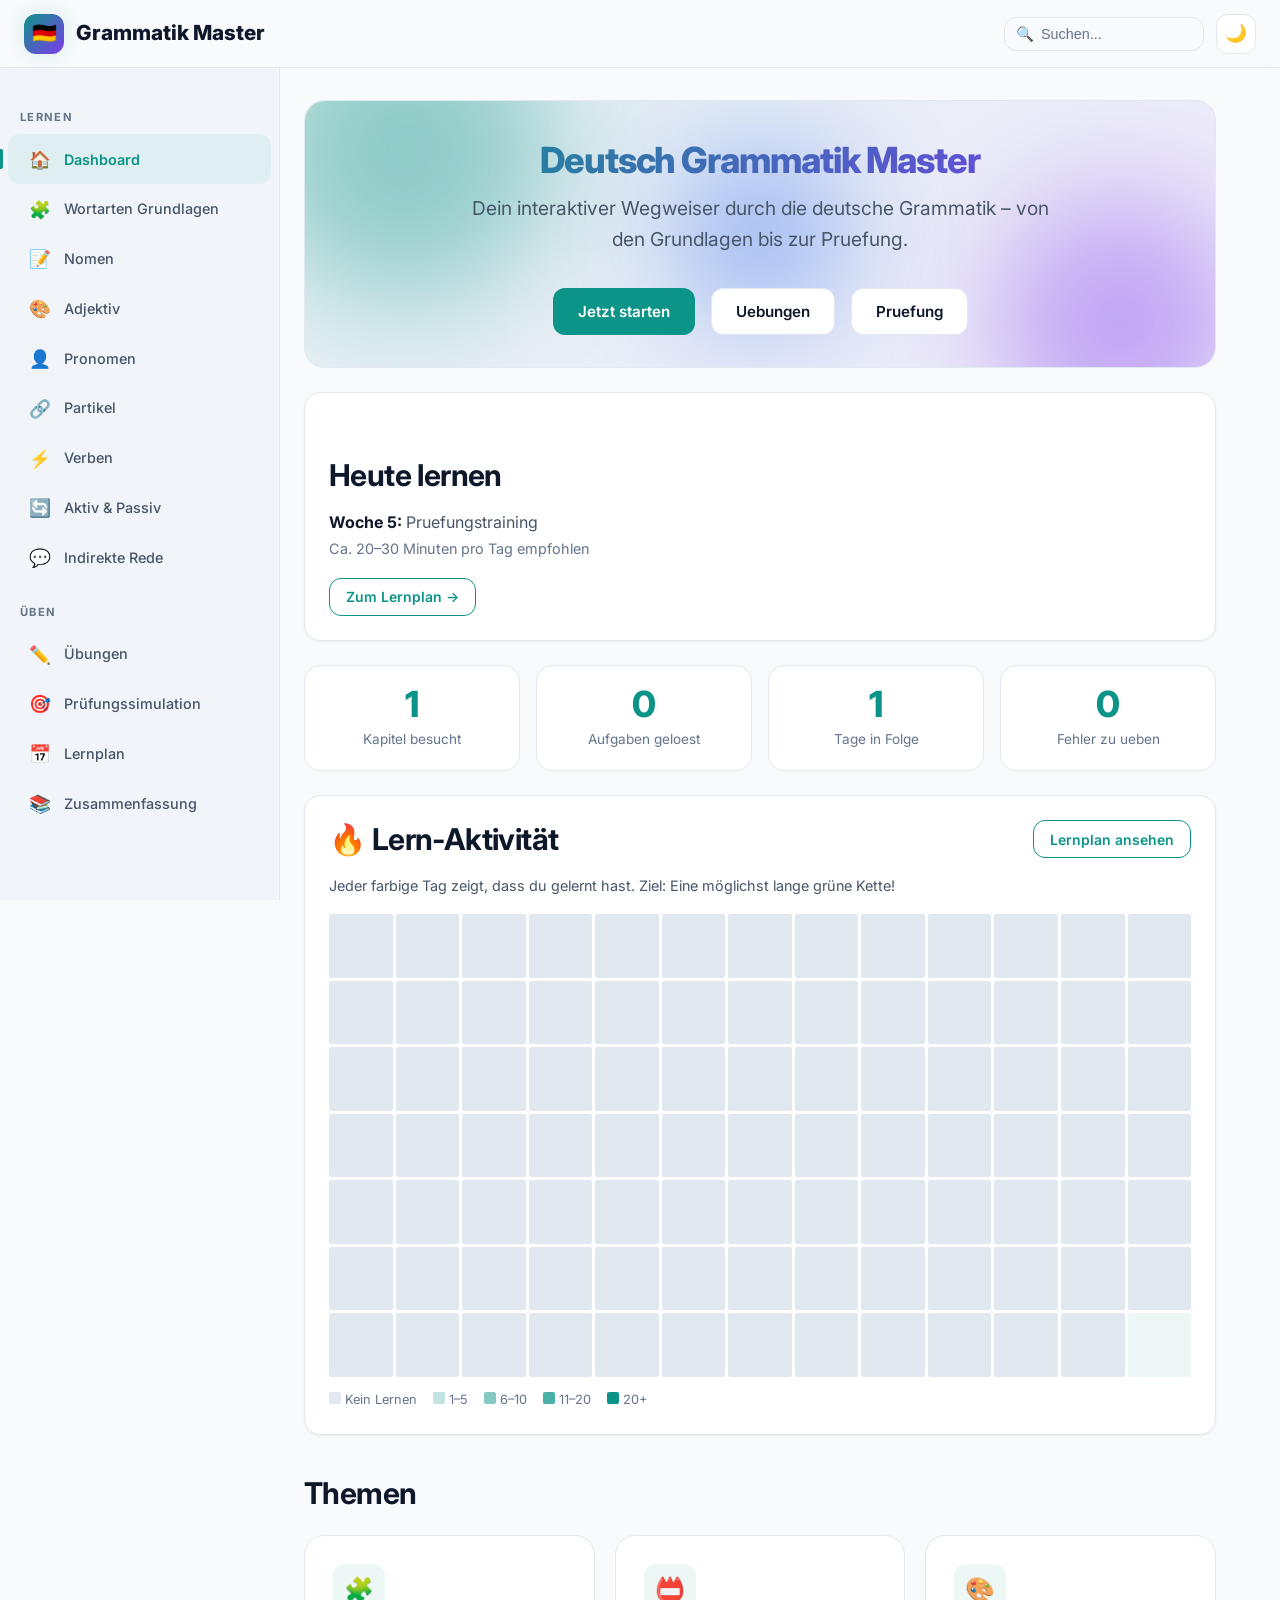
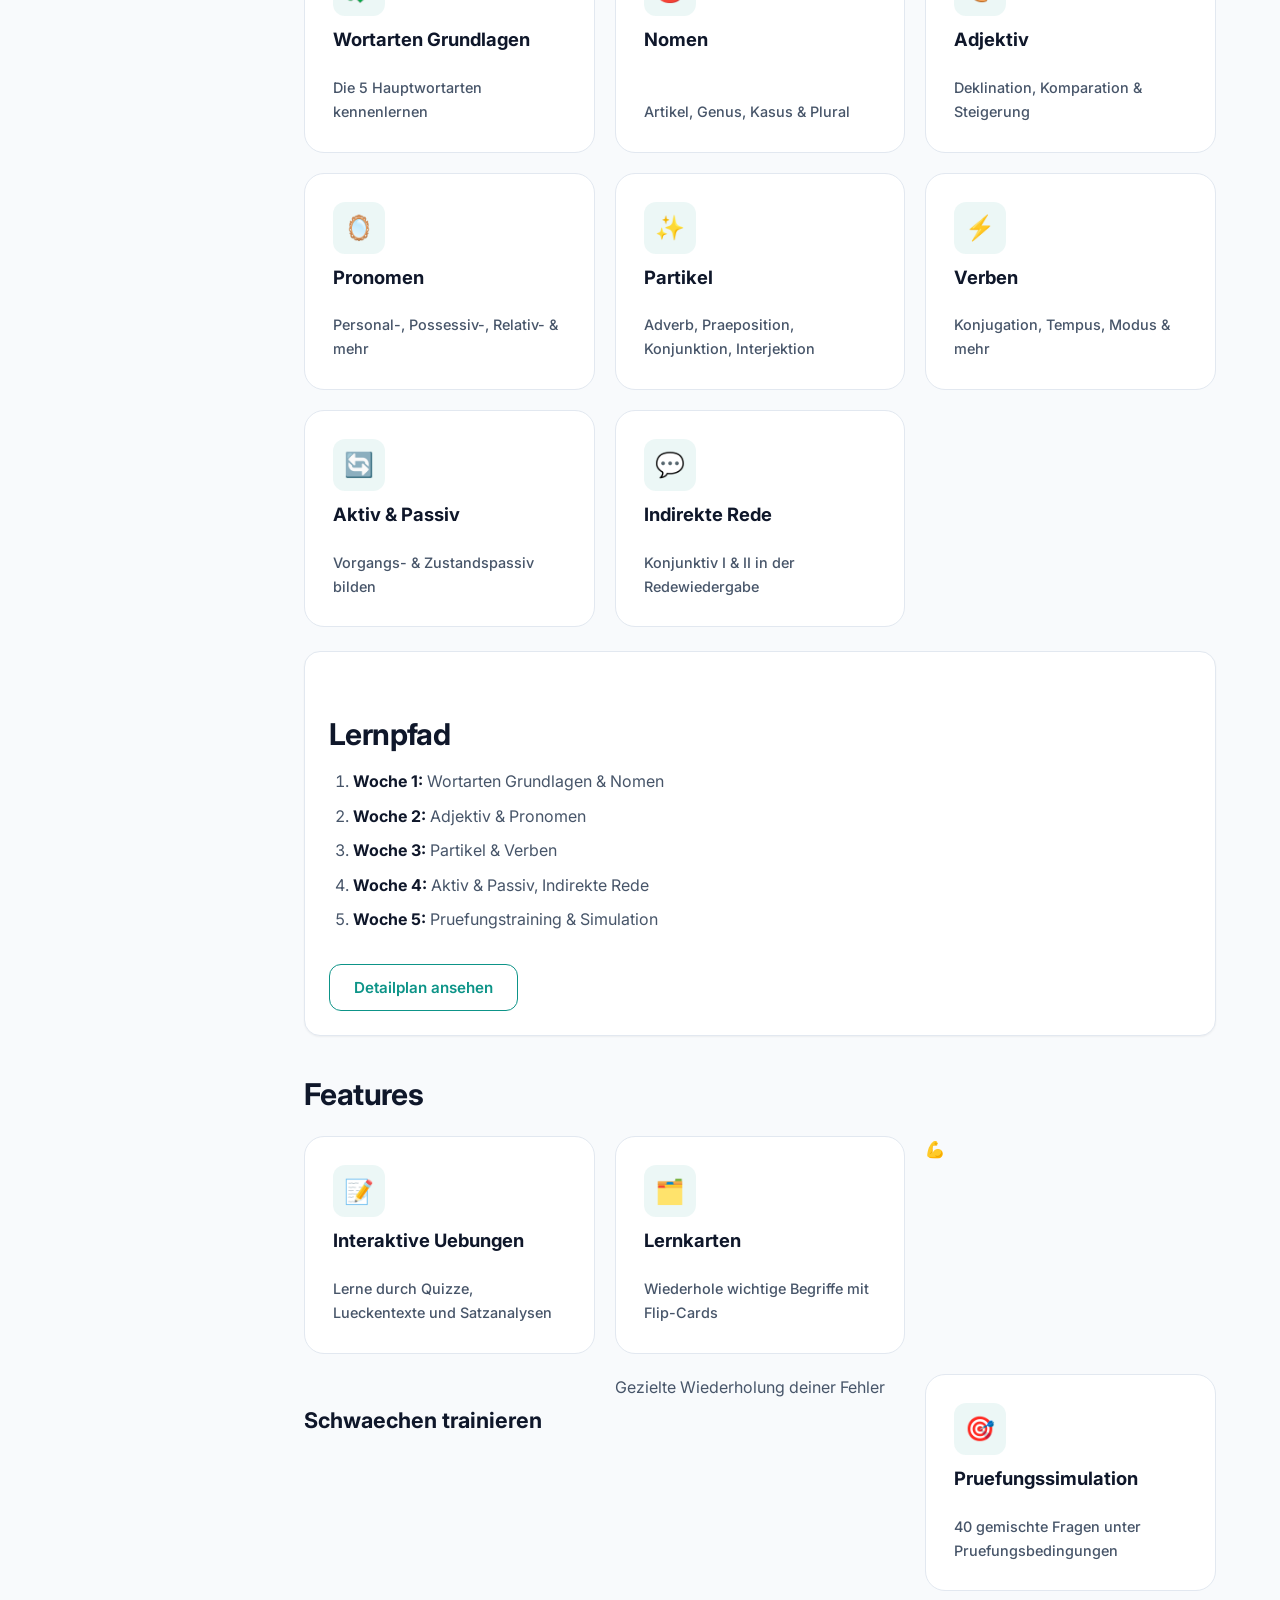
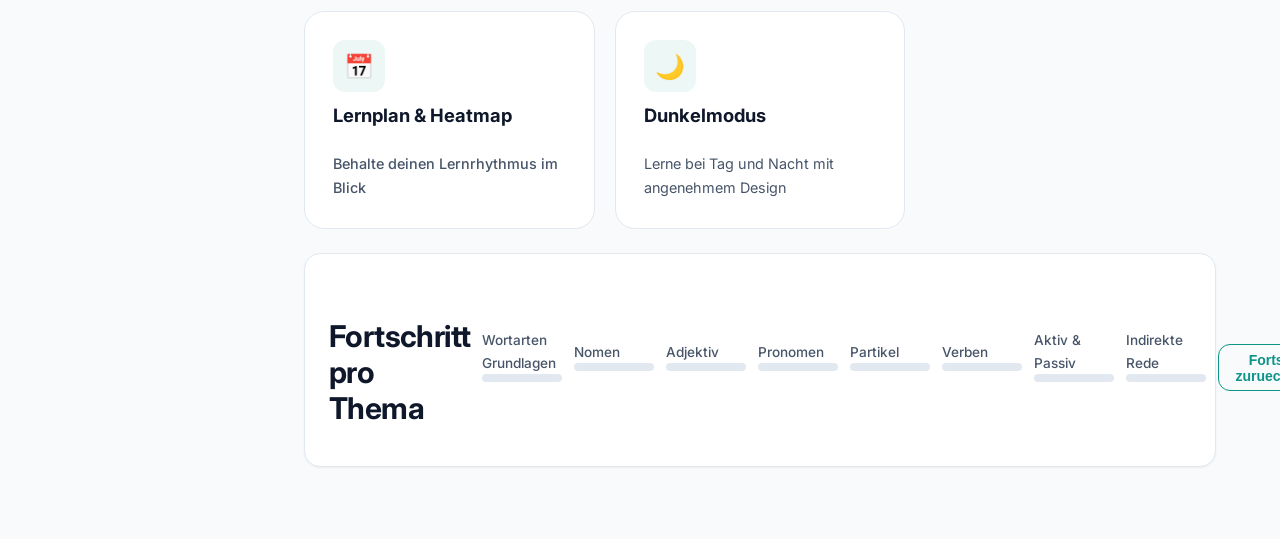
<file: index.html>
<!DOCTYPE html>
<html lang="de" data-theme="dark">
<head>
<meta charset="UTF-8">
<meta name="viewport" content="width=device-width, initial-scale=1.0">
<title>Dashboard - Deutsch Grammatik Master</title>
<link href="https://fonts.googleapis.com/css2?family=Inter:wght@400;500;600;700;800&display=swap" rel="stylesheet">
<script>
(function() {
  const saved = localStorage.getItem('theme');
  const prefersDark = window.matchMedia('(prefers-color-scheme: dark)').matches;
  const theme = saved || (prefersDark ? 'dark' : 'dark');
  document.documentElement.setAttribute('data-theme', theme);
})();
</script>
<link rel="stylesheet" href="css/style.css">
</head>
<body>
<div class="app">
  <!-- Header -->
  <header class="header">
    <div class="header-left">
      <button class="nav-toggle" aria-label="Menü"><span></span><span></span><span></span></button>
      <a href="index.html" class="logo"><div class="logo-icon">🇩🇪</div><span>Grammatik Master</span></a>
    </div>
    <div class="header-right">
      <div class="search-box">
        <span class="search-icon">🔍</span>
        <input type="text" id="globalSearch" placeholder="Suchen...">
        <div id="searchResults" class="search-results"></div>
      </div>
      <button class="btn-icon" id="themeBtn" onclick="APP.toggleTheme()" title="Theme wechseln">🌙</button>
    </div>
  </header>

  <!-- Sidebar -->
  <aside class="sidebar" id="sidebar">
    <div class="sidebar-section">Lernen</div>
    <ul class="sidebar-nav">
      <li><a href="index.html" class="active"><span class="nav-icon">🏠</span> Dashboard</a></li>
      <li><a href="pages/wortarten-grundlagen.html"><span class="nav-icon">🧩</span> Wortarten Grundlagen</a></li>
      <li><a href="pages/nomen.html"><span class="nav-icon">📝</span> Nomen</a></li>
      <li><a href="pages/adjektiv.html"><span class="nav-icon">🎨</span> Adjektiv</a></li>
      <li><a href="pages/pronomen.html"><span class="nav-icon">👤</span> Pronomen</a></li>
      <li><a href="pages/partikel.html"><span class="nav-icon">🔗</span> Partikel</a></li>
      <li><a href="pages/verben.html"><span class="nav-icon">⚡</span> Verben</a></li>
      <li><a href="pages/aktiv-passiv.html"><span class="nav-icon">🔄</span> Aktiv &amp; Passiv</a></li>
      <li><a href="pages/indirekte-rede.html"><span class="nav-icon">💬</span> Indirekte Rede</a></li>
    </ul>
    <div class="sidebar-section">Üben</div>
    <ul class="sidebar-nav">
      <li><a href="pages/uebungen.html"><span class="nav-icon">✏️</span> Übungen</a></li>
      <li><a href="pages/pruefung.html"><span class="nav-icon">🎯</span> Prüfungssimulation</a></li>
      <li><a href="pages/lernplan.html"><span class="nav-icon">📅</span> Lernplan</a></li>
      <li><a href="pages/zusammenfassung.html"><span class="nav-icon">📚</span> Zusammenfassung</a></li>
    </ul>
  </aside>
  <div class="sidebar-overlay" id="sidebarOverlay"></div>

  <!-- Main -->
  <main class="main">
    <div class="content">
      <!-- Hero -->
      <section class="hero">
        <div class="hero-blobs">
          <div class="hero-blob"></div>
          <div class="hero-blob"></div>
          <div class="hero-blob"></div>
        </div>
        <div class="hero-content">
          <h1 class="hero-title">Deutsch Grammatik Master</h1>
          <p class="hero-subtitle">Dein interaktiver Wegweiser durch die deutsche Grammatik – von den Grundlagen bis zur Pruefung.</p>
          <div class="hero-actions">
            <a href="pages/wortarten-grundlagen.html" class="btn btn-primary">Jetzt starten</a>
            <a href="pages/uebungen.html" class="btn btn-secondary">Uebungen</a>
            <a href="pages/pruefung.html" class="btn btn-secondary">Pruefung</a>
          </div>
        </div>
      </section>

      <!-- Heute lernen -->
      <section class="card">
        <h2>Heute lernen</h2>
        <p id="weekTopics">Lade Wochenplan...</p>
        <div style="margin-top:1rem;">
          <a href="pages/lernplan.html" class="btn btn-sm btn-outline">Zum Lernplan →</a>
        </div>
      </section>

      <!-- Stats -->
      <section class="stats-grid">
        <div class="stat-card">
          <div class="stat-value" data-stat="visited">0</div>
          <div class="stat-label">Kapitel besucht</div>
        </div>
        <div class="stat-card">
          <div class="stat-value" data-stat="totalExercises">0</div>
          <div class="stat-label">Aufgaben geloest</div>
        </div>
        <div class="stat-card">
          <div class="stat-value" data-stat="streak">0</div>
          <div class="stat-label">Tage in Folge</div>
        </div>
        <div class="stat-card">
          <div class="stat-value" data-stat="wrongCount">0</div>
          <div class="stat-label">Fehler zu ueben</div>
        </div>
      </section>

      <!-- Heatmap -->
      <section class="card">
        <div style="display:flex;justify-content:space-between;align-items:center;flex-wrap:wrap;gap:1rem;margin-bottom:1rem;">
          <h2 style="margin:0;">🔥 Lern-Aktivität</h2>
          <a href="pages/lernplan.html" class="btn btn-sm btn-outline">Lernplan ansehen</a>
        </div>
        <p style="color:var(--text-secondary);font-size:0.9rem;">Jeder farbige Tag zeigt, dass du gelernt hast. Ziel: Eine möglichst lange grüne Kette!</p>
        <div id="dashHeatmap" style="margin-top:1rem;overflow-x:auto;"></div>
        <div style="display:flex;gap:1rem;margin-top:0.75rem;flex-wrap:wrap;font-size:0.8rem;color:var(--text-muted);">
          <span><span style="display:inline-block;width:12px;height:12px;background:var(--border-color);border-radius:2px;margin-right:4px;"></span>Kein Lernen</span>
          <span><span style="display:inline-block;width:12px;height:12px;background:rgba(13,148,136,0.25);border-radius:2px;margin-right:4px;"></span>1–5</span>
          <span><span style="display:inline-block;width:12px;height:12px;background:rgba(13,148,136,0.5);border-radius:2px;margin-right:4px;"></span>6–10</span>
          <span><span style="display:inline-block;width:12px;height:12px;background:rgba(13,148,136,0.75);border-radius:2px;margin-right:4px;"></span>11–20</span>
          <span><span style="display:inline-block;width:12px;height:12px;background:var(--primary);border-radius:2px;margin-right:4px;"></span>20+</span>
        </div>
      </section>

      <!-- Themen -->
      <section>
        <h2>Themen</h2>
        <div class="card-grid">
          <a href="pages/wortarten-grundlagen.html" class="topic-card">
            <div class="card-icon">🧩</div>
            <h3>Wortarten Grundlagen</h3>
            <p class="card-meta">Die 5 Hauptwortarten kennenlernen</p>
          </a>
          <a href="pages/nomen.html" class="topic-card">
            <div class="card-icon">📛</div>
            <h3>Nomen</h3>
            <p class="card-meta">Artikel, Genus, Kasus &amp; Plural</p>
          </a>
          <a href="pages/adjektiv.html" class="topic-card">
            <div class="card-icon">🎨</div>
            <h3>Adjektiv</h3>
            <p class="card-meta">Deklination, Komparation &amp; Steigerung</p>
          </a>
          <a href="pages/pronomen.html" class="topic-card">
            <div class="card-icon">🪞</div>
            <h3>Pronomen</h3>
            <p class="card-meta">Personal-, Possessiv-, Relativ- &amp; mehr</p>
          </a>
          <a href="pages/partikel.html" class="topic-card">
            <div class="card-icon">✨</div>
            <h3>Partikel</h3>
            <p class="card-meta">Adverb, Praeposition, Konjunktion, Interjektion</p>
          </a>
          <a href="pages/verben.html" class="topic-card">
            <div class="card-icon">⚡</div>
            <h3>Verben</h3>
            <p class="card-meta">Konjugation, Tempus, Modus &amp; mehr</p>
          </a>
          <a href="pages/aktiv-passiv.html" class="topic-card">
            <div class="card-icon">🔄</div>
            <h3>Aktiv &amp; Passiv</h3>
            <p class="card-meta">Vorgangs- &amp; Zustandspassiv bilden</p>
          </a>
          <a href="pages/indirekte-rede.html" class="topic-card">
            <div class="card-icon">💬</div>
            <h3>Indirekte Rede</h3>
            <p class="card-meta">Konjunktiv I &amp; II in der Redewiedergabe</p>
          </a>
        </div>
      </section>

      <!-- Lernpfad -->
      <section class="card">
        <h2>Lernpfad</h2>
        <ol class="learning-path">
          <li><strong>Woche 1:</strong> Wortarten Grundlagen &amp; Nomen</li>
          <li><strong>Woche 2:</strong> Adjektiv &amp; Pronomen</li>
          <li><strong>Woche 3:</strong> Partikel &amp; Verben</li>
          <li><strong>Woche 4:</strong> Aktiv &amp; Passiv, Indirekte Rede</li>
          <li><strong>Woche 5:</strong> Pruefungstraining &amp; Simulation</li>
        </ol>
        <a href="pages/lernplan.html" class="btn btn-outline" style="margin-top:1rem;">Detailplan ansehen</a>
      </section>

      <!-- Features -->
      <section>
        <h2>Features</h2>
        <div class="card-grid">
          <a href="pages/uebungen.html" class="topic-card">
            <div class="card-icon">📝</div>
            <h3>Interaktive Uebungen</h3>
            <p class="card-meta">Lerne durch Quizze, Lueckentexte und Satzanalysen</p>
          </a>
          <a href="pages/uebungen.html" class="topic-card">
            <div class="card-icon">🗂️</div>
            <h3>Lernkarten</h3>
            <p class="card-meta">Wiederhole wichtige Begriffe mit Flip-Cards</p>
          </a>
            <div class="card-icon">💪</div>
            <h3>Schwaechen trainieren</h3>
            <p class="card-meta">Gezielte Wiederholung deiner Fehler</p>
          </a>
          <a href="pages/pruefung.html" class="topic-card">
            <div class="card-icon">🎯</div>
            <h3>Pruefungssimulation</h3>
            <p class="card-meta">40 gemischte Fragen unter Pruefungsbedingungen</p>
          </a>
          <a href="pages/lernplan.html" class="topic-card">
            <div class="card-icon">📅</div>
            <h3>Lernplan &amp; Heatmap</h3>
            <p class="card-meta">Behalte deinen Lernrhythmus im Blick</p>
          </a>
          <div class="topic-card">
            <div class="card-icon">🌙</div>
            <h3>Dunkelmodus</h3>
            <p class="card-meta">Lerne bei Tag und Nacht mit angenehmem Design</p>
          </div>
        </div>
      </section>

      <!-- Fortschritt -->
      <section class="progress-section card">
        <h2>Fortschritt pro Thema</h2>
        <div style="margin-bottom:0.5rem;">
          <div class="progress-section-label">Wortarten Grundlagen</div>
          <div class="progress-section-bar">
            <div class="progress-bar" data-progress-category="wortarten"><div class="progress-bar-fill" style="width:0%"></div></div>
          </div>
        </div>
        <div style="margin-bottom:0.5rem;">
          <div class="progress-section-label">Nomen</div>
          <div class="progress-section-bar">
            <div class="progress-bar" data-progress-category="nomen"><div class="progress-bar-fill" style="width:0%"></div></div>
          </div>
        </div>
        <div style="margin-bottom:0.5rem;">
          <div class="progress-section-label">Adjektiv</div>
          <div class="progress-section-bar">
            <div class="progress-bar" data-progress-category="adjektiv"><div class="progress-bar-fill" style="width:0%"></div></div>
          </div>
        </div>
        <div style="margin-bottom:0.5rem;">
          <div class="progress-section-label">Pronomen</div>
          <div class="progress-section-bar">
            <div class="progress-bar" data-progress-category="pronomen"><div class="progress-bar-fill" style="width:0%"></div></div>
          </div>
        </div>
        <div style="margin-bottom:0.5rem;">
          <div class="progress-section-label">Partikel</div>
          <div class="progress-section-bar">
            <div class="progress-bar" data-progress-category="partikel"><div class="progress-bar-fill" style="width:0%"></div></div>
          </div>
        </div>
        <div style="margin-bottom:0.5rem;">
          <div class="progress-section-label">Verben</div>
          <div class="progress-section-bar">
            <div class="progress-bar" data-progress-category="verben"><div class="progress-bar-fill" style="width:0%"></div></div>
          </div>
        </div>
        <div style="margin-bottom:0.5rem;">
          <div class="progress-section-label">Aktiv &amp; Passiv</div>
          <div class="progress-section-bar">
            <div class="progress-bar" data-progress-category="aktiv-passiv"><div class="progress-bar-fill" style="width:0%"></div></div>
          </div>
        </div>
        <div style="margin-bottom:0.5rem;">
          <div class="progress-section-label">Indirekte Rede</div>
          <div class="progress-section-bar">
            <div class="progress-bar" data-progress-category="indirekte-rede"><div class="progress-bar-fill" style="width:0%"></div></div>
          </div>
        </div>
        <div style="margin-top:1rem;">
          <button class="btn btn-sm btn-outline" onclick="APP.resetProgress()">Fortschritt zuruecksetzen</button>
        </div>
      </section>
    </div>
  </main>
</div>

<script src="js/app.js"></script>
<script>
APP.init();
APP.markVisited('index');

(function() {
  var plan = [
    ['Wortarten Grundlagen', 'Nomen'],
    ['Adjektiv', 'Pronomen'],
    ['Partikel', 'Verben'],
    ['Aktiv & Passiv', 'Indirekte Rede'],
    ['Pruefungstraining']
  ];
  var start = new Date(2026, 0, 5);
  var now = new Date();
  var diff = Math.floor((now - start) / (7 * 24 * 60 * 60 * 1000));
  var week = Math.max(0, Math.min(diff, 4));
  var topics = plan[week];
  var el = document.getElementById('weekTopics');
  if (el) {
    el.innerHTML = '<strong>Woche ' + (week + 1) + ':</strong> ' + topics.join(', ') + '<br><span style="color:var(--text-muted);font-size:0.9rem;">Ca. 20–30 Minuten pro Tag empfohlen</span>';
  }
})();

(function() {
  // Streak calculation
  const days = APP.progress._days || {};
  const dates = Object.keys(days).sort();
  let streak = 0;
  if (dates.length > 0) {
    const today = new Date().toISOString().split('T')[0];
    const yesterday = new Date(Date.now() - 86400000).toISOString().split('T')[0];
    let check = days[today] ? today : (days[yesterday] ? yesterday : null);
    if (check) {
      while (true) {
        const d = new Date(check);
        d.setDate(d.getDate() - 1);
        const prev = d.toISOString().split('T')[0];
        if (days[prev]) {
          streak++;
          check = prev;
        } else {
          streak++;
          break;
        }
      }
    }
  }
  const streakEl = document.querySelector('[data-stat="streak"]');
  if (streakEl) streakEl.textContent = streak;

  // Wrong count
  const wrong = APP.progress._wrong || [];
  const wrongEl = document.querySelector('[data-stat="wrongCount"]');
  if (wrongEl) wrongEl.textContent = wrong.length;

  // Heatmap
  const hmContainer = document.getElementById('dashHeatmap');
  if (hmContainer) {
    const today = new Date();
    const start = new Date();
    start.setDate(today.getDate() - 90); // Last 90 days
    let html = '<div class="heatmap" style="grid-template-columns: repeat(13, 1fr);">';
    for (let d = new Date(start); d <= today; d.setDate(d.getDate() + 1)) {
      const key = d.toISOString().split('T')[0];
      const count = days[key] || 0;
      let level = '';
      if (count >= 20) level = 'level-4';
      else if (count >= 11) level = 'level-3';
      else if (count >= 6) level = 'level-2';
      else if (count >= 1) level = 'level-1';
      html += '<div class="heatmap-day ' + level + '" title="' + key + ': ' + count + ' Aufgabe' + (count !== 1 ? 'n' : '') + '"></div>';
    }
    html += '</div>';
    hmContainer.innerHTML = html;
  }
})();
</script>
</body>
</html>
</file>
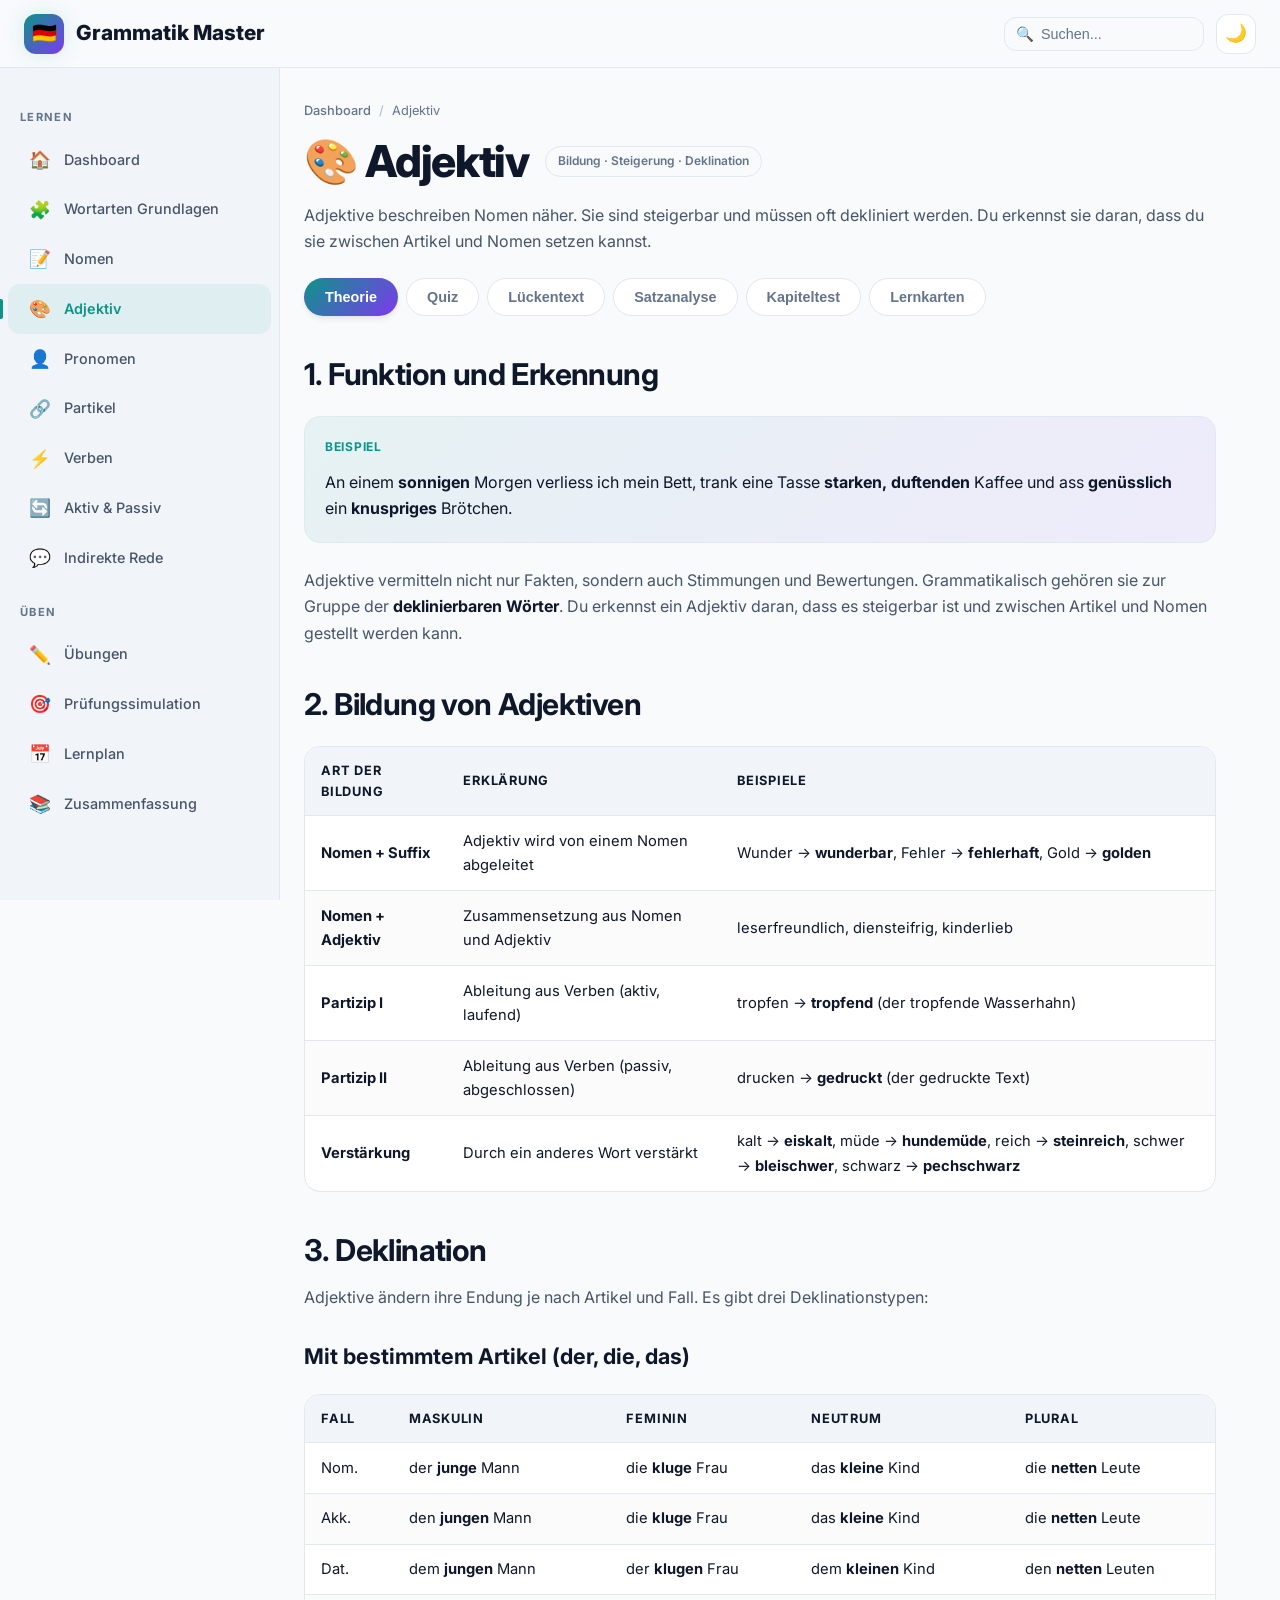
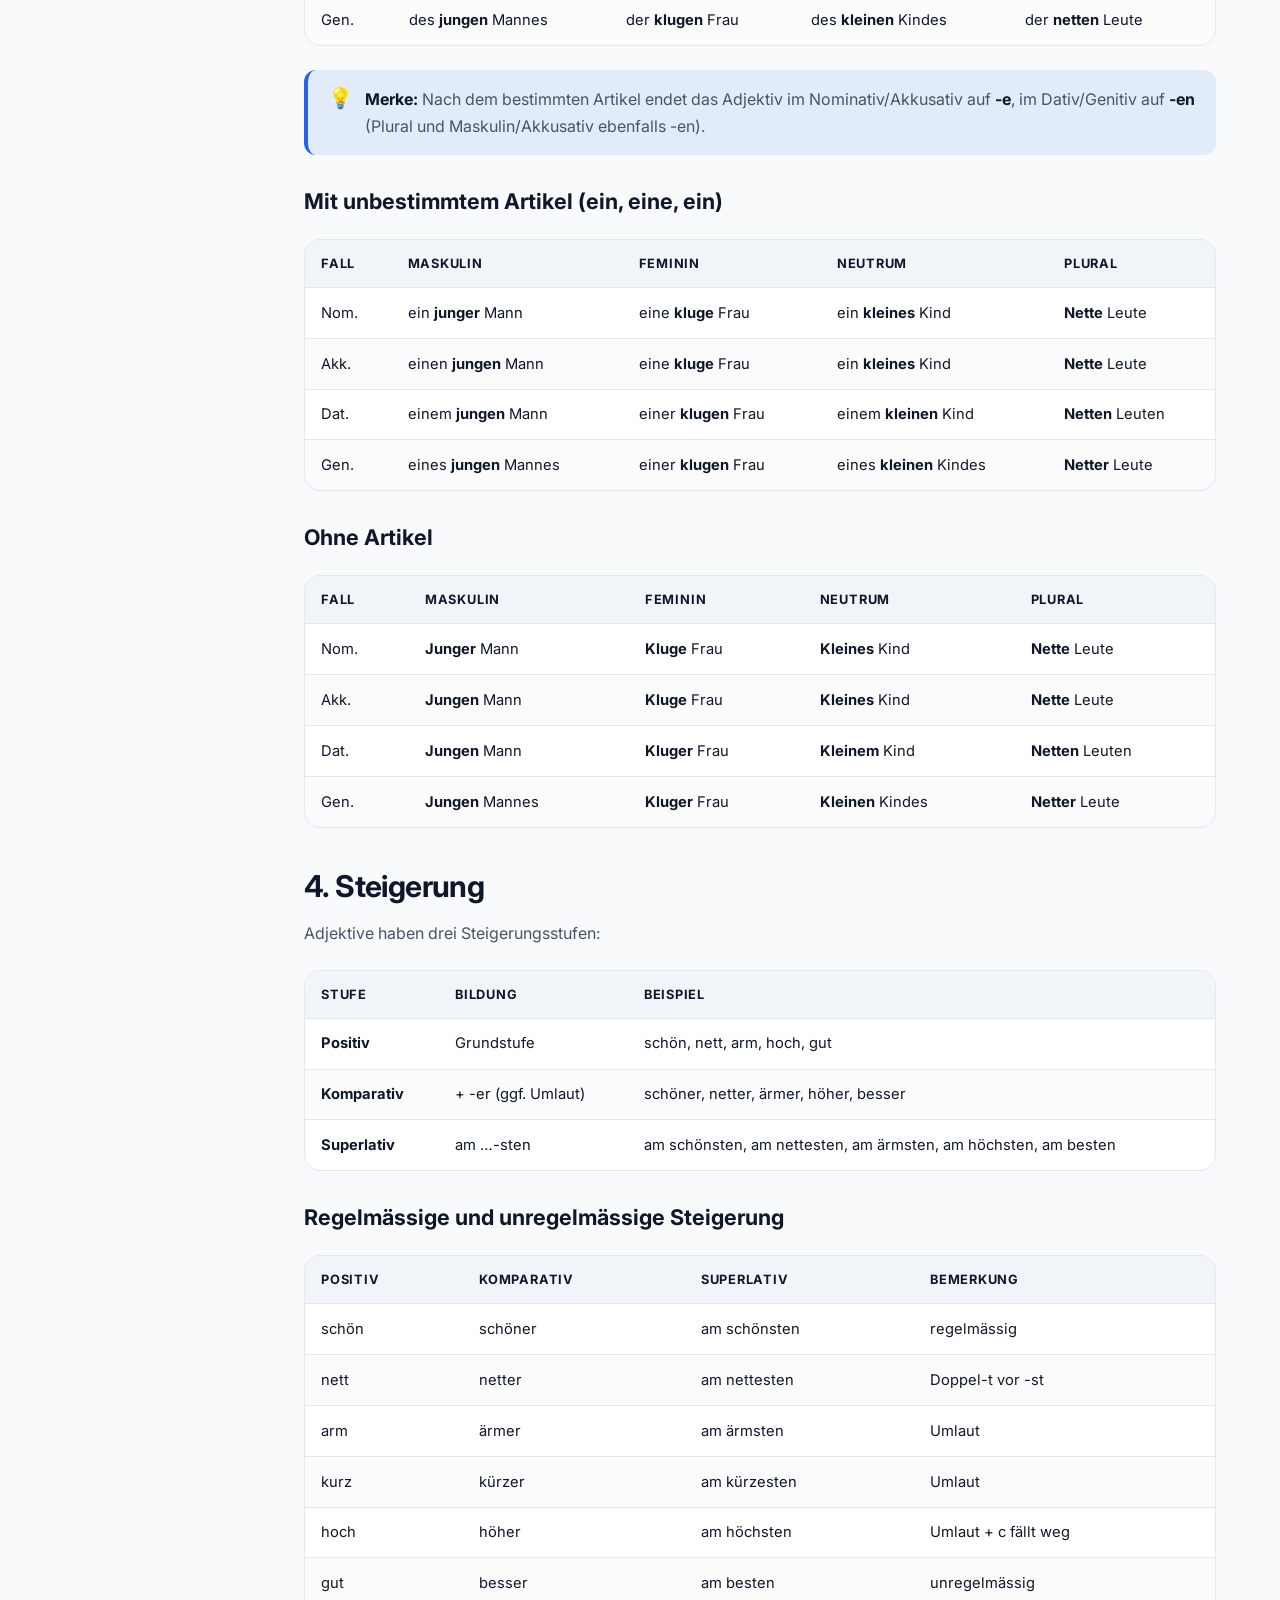
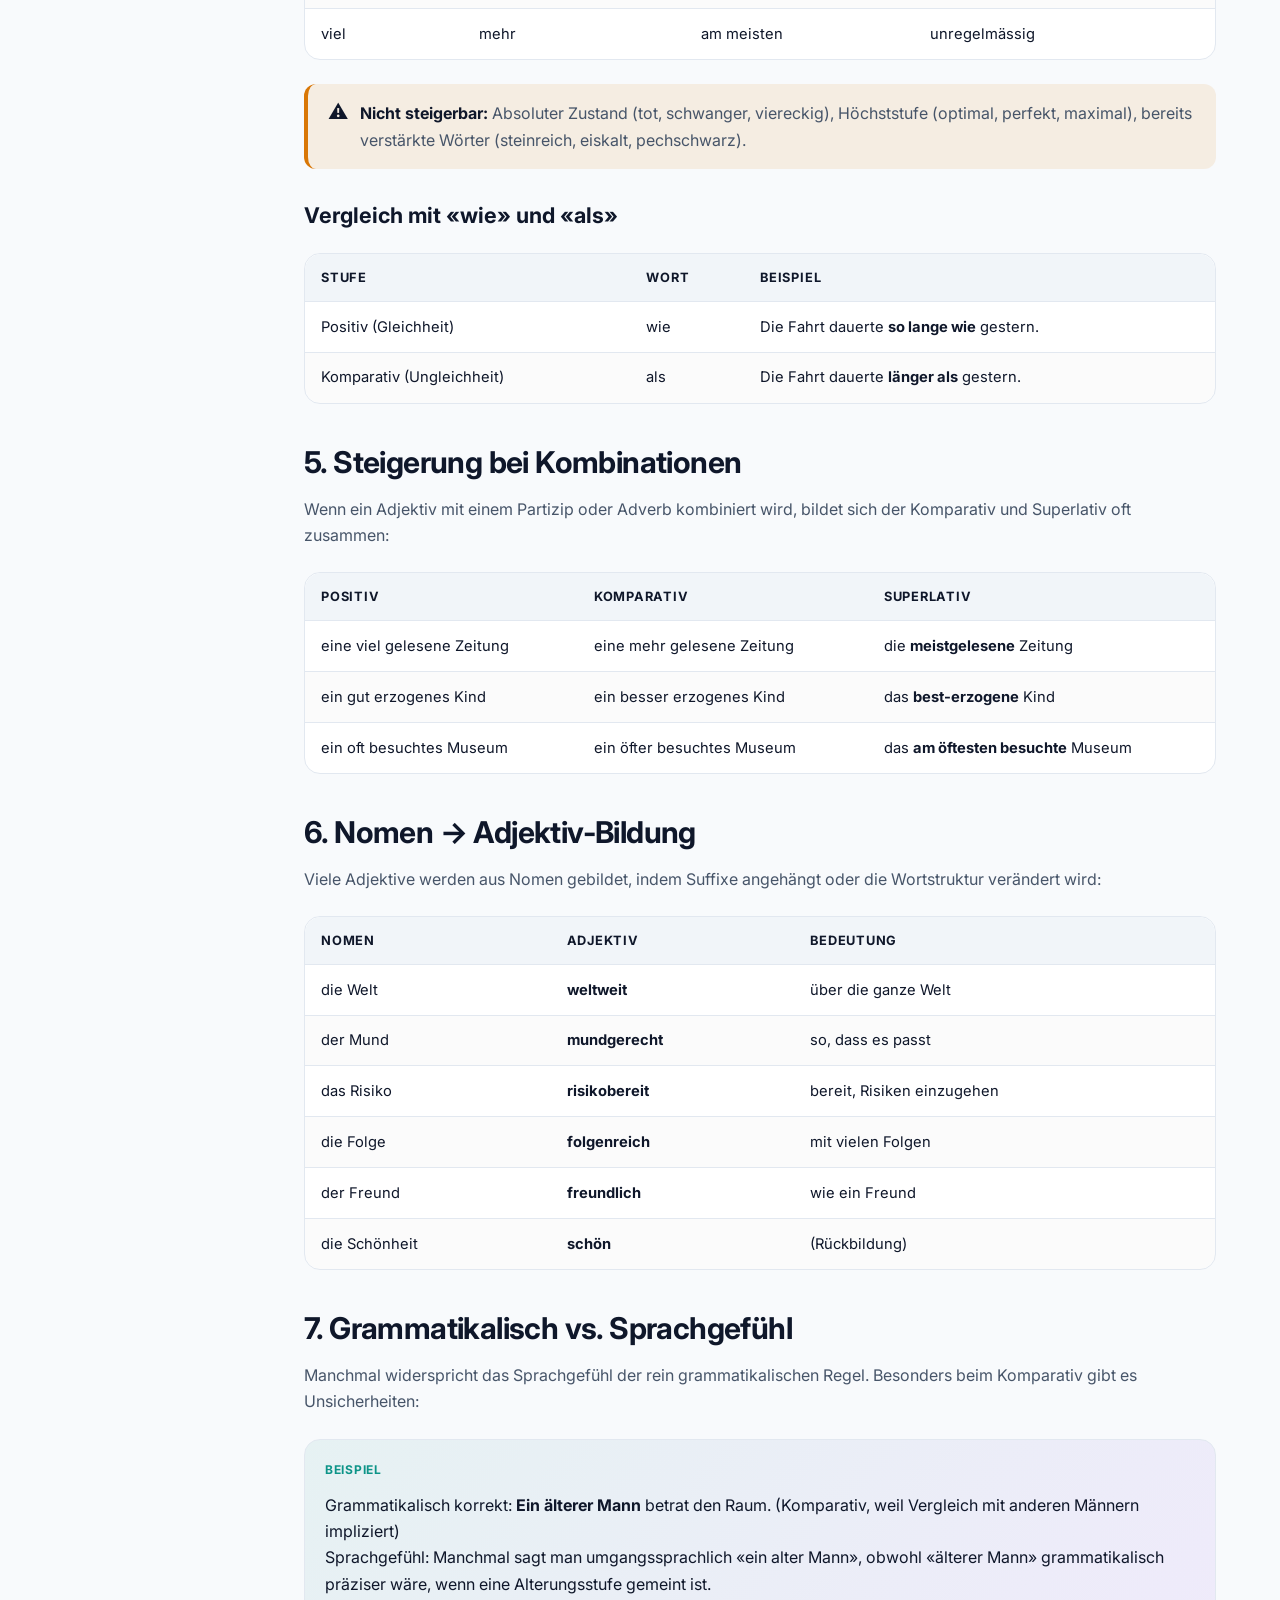
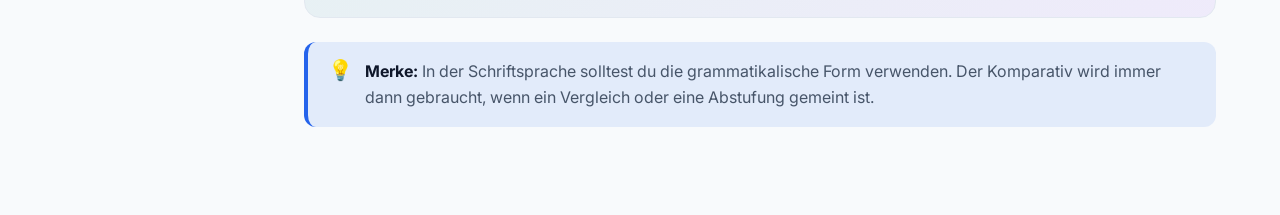
<file: pages/adjektiv.html>
<!DOCTYPE html>
<html lang="de" data-theme="dark">
<head>
<script>
(function() {
  const saved = localStorage.getItem('theme');
  const prefersDark = window.matchMedia('(prefers-color-scheme: dark)').matches;
  const theme = saved || (prefersDark ? 'dark' : 'dark');
  document.documentElement.setAttribute('data-theme', theme);
})();
</script>
<meta charset="UTF-8">
<meta name="viewport" content="width=device-width, initial-scale=1.0">
<title>Adjektiv – Deutsch Grammatik Master</title>
<link href="https://fonts.googleapis.com/css2?family=Inter:wght@400;500;600;700;800&display=swap" rel="stylesheet">
<link rel="stylesheet" href="../css/style.css">
</head>
<body>
<div class="app">
  <header class="header">
    <div class="header-left">
      <button class="nav-toggle" aria-label="Menü"><span></span><span></span><span></span></button>
      <a href="../index.html" class="logo"><div class="logo-icon">🇩🇪</div><span>Grammatik Master</span></a>
    </div>
    <div class="header-right">
      <div class="search-box">
        <span class="search-icon">🔍</span>
        <input type="text" id="globalSearch" placeholder="Suchen...">
        <div id="searchResults" class="search-results"></div>
      </div>
      <button class="btn-icon" id="themeBtn" onclick="APP.toggleTheme()" title="Theme wechseln">🌙</button>
    </div>
  </header>

  <aside class="sidebar">
    <div class="sidebar-section">Lernen</div>
    <ul class="sidebar-nav">
      <li><a href="../index.html"><span class="nav-icon">🏠</span> Dashboard</a></li>
      <li><a href="wortarten-grundlagen.html"><span class="nav-icon">🧩</span> Wortarten Grundlagen</a></li>
      <li><a href="nomen.html"><span class="nav-icon">📝</span> Nomen</a></li>
      <li><a href="adjektiv.html" class="active"><span class="nav-icon">🎨</span> Adjektiv</a></li>
      <li><a href="pronomen.html"><span class="nav-icon">👤</span> Pronomen</a></li>
      <li><a href="partikel.html"><span class="nav-icon">🔗</span> Partikel</a></li>
      <li><a href="verben.html"><span class="nav-icon">⚡</span> Verben</a></li>
      <li><a href="aktiv-passiv.html"><span class="nav-icon">🔄</span> Aktiv & Passiv</a></li>
      <li><a href="indirekte-rede.html"><span class="nav-icon">💬</span> Indirekte Rede</a></li>
    </ul>
    <div class="sidebar-section">Üben</div>
    <ul class="sidebar-nav">
      <li><a href="uebungen.html"><span class="nav-icon">✏️</span> Übungen</a></li>
      <li><a href="pruefung.html"><span class="nav-icon">🎯</span> Prüfungssimulation</a></li>
      <li><a href="lernplan.html"><span class="nav-icon">📅</span> Lernplan</a></li>
      <li><a href="zusammenfassung.html"><span class="nav-icon">📚</span> Zusammenfassung</a></li>
    </ul>
  </aside>

  <div class="sidebar-overlay"></div>

  <main class="main">
    <div class="content">
      <div class="breadcrumb">
        <a href="../index.html">Dashboard</a>
        <span class="breadcrumb-sep">/</span>
        <span>Adjektiv</span>
      </div>
      <div style="display:flex;align-items:center;gap:1rem;margin-bottom:1rem;flex-wrap:wrap;">
        <h1 style="margin:0;">🎨 Adjektiv</h1>
        <span class="tag tag-outline">Bildung · Steigerung · Deklination</span>
      </div>
      <p>Adjektive beschreiben Nomen näher. Sie sind steigerbar und müssen oft dekliniert werden. Du erkennst sie daran, dass du sie zwischen Artikel und Nomen setzen kannst.</p>

      <div class="tabs">
        <button class="tab active">Theorie</button>
        <button class="tab">Quiz</button>
        <button class="tab">Lückentext</button>
        <button class="tab">Satzanalyse</button>
        <button class="tab">Kapiteltest</button>
        <button class="tab">Lernkarten</button>
      </div>

      <div class="tab-panel active">
        <h2>1. Funktion und Erkennung</h2>
        <div class="example-box">
          <div class="example-label">Beispiel</div>
          <p>An einem <strong>sonnigen</strong> Morgen verliess ich mein Bett, trank eine Tasse <strong>starken, duftenden</strong> Kaffee und ass <strong>genüsslich</strong> ein <strong>knuspriges</strong> Brötchen.</p>
        </div>
        <p>Adjektive vermitteln nicht nur Fakten, sondern auch Stimmungen und Bewertungen. Grammatikalisch gehören sie zur Gruppe der <strong>deklinierbaren Wörter</strong>. Du erkennst ein Adjektiv daran, dass es steigerbar ist und zwischen Artikel und Nomen gestellt werden kann.</p>

        <h2>2. Bildung von Adjektiven</h2>
        <div class="table-wrap">
          <table>
            <thead><tr><th>Art der Bildung</th><th>Erklärung</th><th>Beispiele</th></tr></thead>
            <tbody>
              <tr><td><strong>Nomen + Suffix</strong></td><td>Adjektiv wird von einem Nomen abgeleitet</td><td>Wunder → <strong>wunderbar</strong>, Fehler → <strong>fehlerhaft</strong>, Gold → <strong>golden</strong></td></tr>
              <tr><td><strong>Nomen + Adjektiv</strong></td><td>Zusammensetzung aus Nomen und Adjektiv</td><td>leserfreundlich, diensteifrig, kinderlieb</td></tr>
              <tr><td><strong>Partizip I</strong></td><td>Ableitung aus Verben (aktiv, laufend)</td><td>tropfen → <strong>tropfend</strong> (der tropfende Wasserhahn)</td></tr>
              <tr><td><strong>Partizip II</strong></td><td>Ableitung aus Verben (passiv, abgeschlossen)</td><td>drucken → <strong>gedruckt</strong> (der gedruckte Text)</td></tr>
              <tr><td><strong>Verstärkung</strong></td><td>Durch ein anderes Wort verstärkt</td><td>kalt → <strong>eiskalt</strong>, müde → <strong>hundemüde</strong>, reich → <strong>steinreich</strong>, schwer → <strong>bleischwer</strong>, schwarz → <strong>pechschwarz</strong></td></tr>
            </tbody>
          </table>
        </div>

        <h2>3. Deklination</h2>
        <p>Adjektive ändern ihre Endung je nach Artikel und Fall. Es gibt drei Deklinationstypen:</p>

        <h3>Mit bestimmtem Artikel (der, die, das)</h3>
        <div class="table-wrap">
          <table>
            <thead><tr><th>Fall</th><th>Maskulin</th><th>Feminin</th><th>Neutrum</th><th>Plural</th></tr></thead>
            <tbody>
              <tr><td>Nom.</td><td>der <strong>junge</strong> Mann</td><td>die <strong>kluge</strong> Frau</td><td>das <strong>kleine</strong> Kind</td><td>die <strong>netten</strong> Leute</td></tr>
              <tr><td>Akk.</td><td>den <strong>jungen</strong> Mann</td><td>die <strong>kluge</strong> Frau</td><td>das <strong>kleine</strong> Kind</td><td>die <strong>netten</strong> Leute</td></tr>
              <tr><td>Dat.</td><td>dem <strong>jungen</strong> Mann</td><td>der <strong>klugen</strong> Frau</td><td>dem <strong>kleinen</strong> Kind</td><td>den <strong>netten</strong> Leuten</td></tr>
              <tr><td>Gen.</td><td>des <strong>jungen</strong> Mannes</td><td>der <strong>klugen</strong> Frau</td><td>des <strong>kleinen</strong> Kindes</td><td>der <strong>netten</strong> Leute</td></tr>
            </tbody>
          </table>
        </div>

        <div class="callout callout-info">
          <span class="callout-icon">💡</span>
          <div class="callout-content">
            <p><strong>Merke:</strong> Nach dem bestimmten Artikel endet das Adjektiv im Nominativ/Akkusativ auf <strong>-e</strong>, im Dativ/Genitiv auf <strong>-en</strong> (Plural und Maskulin/Akkusativ ebenfalls -en).</p>
          </div>
        </div>

        <h3>Mit unbestimmtem Artikel (ein, eine, ein)</h3>
        <div class="table-wrap">
          <table>
            <thead><tr><th>Fall</th><th>Maskulin</th><th>Feminin</th><th>Neutrum</th><th>Plural</th></tr></thead>
            <tbody>
              <tr><td>Nom.</td><td>ein <strong>junger</strong> Mann</td><td>eine <strong>kluge</strong> Frau</td><td>ein <strong>kleines</strong> Kind</td><td><strong>Nette</strong> Leute</td></tr>
              <tr><td>Akk.</td><td>einen <strong>jungen</strong> Mann</td><td>eine <strong>kluge</strong> Frau</td><td>ein <strong>kleines</strong> Kind</td><td><strong>Nette</strong> Leute</td></tr>
              <tr><td>Dat.</td><td>einem <strong>jungen</strong> Mann</td><td>einer <strong>klugen</strong> Frau</td><td>einem <strong>kleinen</strong> Kind</td><td><strong>Netten</strong> Leuten</td></tr>
              <tr><td>Gen.</td><td>eines <strong>jungen</strong> Mannes</td><td>einer <strong>klugen</strong> Frau</td><td>eines <strong>kleinen</strong> Kindes</td><td><strong>Netter</strong> Leute</td></tr>
            </tbody>
          </table>
        </div>

        <h3>Ohne Artikel</h3>
        <div class="table-wrap">
          <table>
            <thead><tr><th>Fall</th><th>Maskulin</th><th>Feminin</th><th>Neutrum</th><th>Plural</th></tr></thead>
            <tbody>
              <tr><td>Nom.</td><td><strong>Junger</strong> Mann</td><td><strong>Kluge</strong> Frau</td><td><strong>Kleines</strong> Kind</td><td><strong>Nette</strong> Leute</td></tr>
              <tr><td>Akk.</td><td><strong>Jungen</strong> Mann</td><td><strong>Kluge</strong> Frau</td><td><strong>Kleines</strong> Kind</td><td><strong>Nette</strong> Leute</td></tr>
              <tr><td>Dat.</td><td><strong>Jungen</strong> Mann</td><td><strong>Kluger</strong> Frau</td><td><strong>Kleinem</strong> Kind</td><td><strong>Netten</strong> Leuten</td></tr>
              <tr><td>Gen.</td><td><strong>Jungen</strong> Mannes</td><td><strong>Kluger</strong> Frau</td><td><strong>Kleinen</strong> Kindes</td><td><strong>Netter</strong> Leute</td></tr>
            </tbody>
          </table>
        </div>

        <h2>4. Steigerung</h2>
        <p>Adjektive haben drei Steigerungsstufen:</p>
        <div class="table-wrap">
          <table>
            <thead><tr><th>Stufe</th><th>Bildung</th><th>Beispiel</th></tr></thead>
            <tbody>
              <tr><td><strong>Positiv</strong></td><td>Grundstufe</td><td>schön, nett, arm, hoch, gut</td></tr>
              <tr><td><strong>Komparativ</strong></td><td>+ -er (ggf. Umlaut)</td><td>schöner, netter, ärmer, höher, besser</td></tr>
              <tr><td><strong>Superlativ</strong></td><td>am …-sten</td><td>am schönsten, am nettesten, am ärmsten, am höchsten, am besten</td></tr>
            </tbody>
          </table>
        </div>

        <h3>Regelmässige und unregelmässige Steigerung</h3>
        <div class="table-wrap">
          <table>
            <thead><tr><th>Positiv</th><th>Komparativ</th><th>Superlativ</th><th>Bemerkung</th></tr></thead>
            <tbody>
              <tr><td>schön</td><td>schöner</td><td>am schönsten</td><td>regelmässig</td></tr>
              <tr><td>nett</td><td>netter</td><td>am nettesten</td><td>Doppel-t vor -st</td></tr>
              <tr><td>arm</td><td>ärmer</td><td>am ärmsten</td><td>Umlaut</td></tr>
              <tr><td>kurz</td><td>kürzer</td><td>am kürzesten</td><td>Umlaut</td></tr>
              <tr><td>hoch</td><td>höher</td><td>am höchsten</td><td>Umlaut + c fällt weg</td></tr>
              <tr><td>gut</td><td>besser</td><td>am besten</td><td>unregelmässig</td></tr>
              <tr><td>viel</td><td>mehr</td><td>am meisten</td><td>unregelmässig</td></tr>
            </tbody>
          </table>
        </div>

        <div class="callout callout-warning">
          <span class="callout-icon">⚠️</span>
          <div class="callout-content">
            <p><strong>Nicht steigerbar:</strong> Absoluter Zustand (tot, schwanger, viereckig), Höchststufe (optimal, perfekt, maximal), bereits verstärkte Wörter (steinreich, eiskalt, pechschwarz).</p>
          </div>
        </div>

        <h3>Vergleich mit «wie» und «als»</h3>
        <div class="table-wrap">
          <table>
            <thead><tr><th>Stufe</th><th>Wort</th><th>Beispiel</th></tr></thead>
            <tbody>
              <tr><td>Positiv (Gleichheit)</td><td>wie</td><td>Die Fahrt dauerte <strong>so lange wie</strong> gestern.</td></tr>
              <tr><td>Komparativ (Ungleichheit)</td><td>als</td><td>Die Fahrt dauerte <strong>länger als</strong> gestern.</td></tr>
            </tbody>
          </table>
        </div>

        <h2>5. Steigerung bei Kombinationen</h2>
        <p>Wenn ein Adjektiv mit einem Partizip oder Adverb kombiniert wird, bildet sich der Komparativ und Superlativ oft zusammen:</p>
        <div class="table-wrap">
          <table>
            <thead><tr><th>Positiv</th><th>Komparativ</th><th>Superlativ</th></tr></thead>
            <tbody>
              <tr><td>eine viel gelesene Zeitung</td><td>eine mehr gelesene Zeitung</td><td>die <strong>meistgelesene</strong> Zeitung</td></tr>
              <tr><td>ein gut erzogenes Kind</td><td>ein besser erzogenes Kind</td><td>das <strong>best-erzogene</strong> Kind</td></tr>
              <tr><td>ein oft besuchtes Museum</td><td>ein öfter besuchtes Museum</td><td>das <strong>am öftesten besuchte</strong> Museum</td></tr>
            </tbody>
          </table>
        </div>

        <h2>6. Nomen → Adjektiv-Bildung</h2>
        <p>Viele Adjektive werden aus Nomen gebildet, indem Suffixe angehängt oder die Wortstruktur verändert wird:</p>
        <div class="table-wrap">
          <table>
            <thead><tr><th>Nomen</th><th>Adjektiv</th><th>Bedeutung</th></tr></thead>
            <tbody>
              <tr><td>die Welt</td><td><strong>weltweit</strong></td><td>über die ganze Welt</td></tr>
              <tr><td>der Mund</td><td><strong>mundgerecht</strong></td><td>so, dass es passt</td></tr>
              <tr><td>das Risiko</td><td><strong>risikobereit</strong></td><td>bereit, Risiken einzugehen</td></tr>
              <tr><td>die Folge</td><td><strong>folgenreich</strong></td><td>mit vielen Folgen</td></tr>
              <tr><td>der Freund</td><td><strong>freundlich</strong></td><td>wie ein Freund</td></tr>
              <tr><td>die Schönheit</td><td><strong>schön</strong></td><td>(Rückbildung)</td></tr>
            </tbody>
          </table>
        </div>

        <h2>7. Grammatikalisch vs. Sprachgefühl</h2>
        <p>Manchmal widerspricht das Sprachgefühl der rein grammatikalischen Regel. Besonders beim Komparativ gibt es Unsicherheiten:</p>
        <div class="example-box">
          <div class="example-label">Beispiel</div>
          <p>Grammatikalisch korrekt: <strong>Ein älterer Mann</strong> betrat den Raum. (Komparativ, weil Vergleich mit anderen Männern impliziert)</p>
          <p>Sprachgefühl: Manchmal sagt man umgangssprachlich «ein alter Mann», obwohl «älterer Mann» grammatikalisch präziser wäre, wenn eine Alterungsstufe gemeint ist.</p>
        </div>
        <div class="callout callout-info">
          <span class="callout-icon">💡</span>
          <div class="callout-content">
            <p><strong>Merke:</strong> In der Schriftsprache solltest du die grammatikalische Form verwenden. Der Komparativ wird immer dann gebraucht, wenn ein Vergleich oder eine Abstufung gemeint ist.</p>
          </div>
        </div>
      </div>

      <div class="tab-panel">
        <h2>🎯 Quiz: Adjektiv (15 Fragen)</h2>
        <div id="adj-quiz"></div>
      </div>

      <div class="tab-panel">
        <h2>✏️ Lückentext: Adjektiv (15 Sätze)</h2>
        <div id="adj-input"></div>
      </div>

      <div class="tab-panel">
        <h2>🔍 Satzanalyse (10 Sätze)</h2>
        <p>Fahre mit der Maus über die farbigen Wörter, um die grammatische Analyse zu sehen.</p>
        <div style="margin-top:1.5rem;">
          <h4>Satz 1</h4>
          <div id="sa1"></div>
        </div>
        <div style="margin-top:1.5rem;">
          <h4>Satz 2</h4>
          <div id="sa2"></div>
        </div>
        <div style="margin-top:1.5rem;">
          <h4>Satz 3</h4>
          <div id="sa3"></div>
        </div>
        <div style="margin-top:1.5rem;">
          <h4>Satz 4</h4>
          <div id="sa4"></div>
        </div>
        <div style="margin-top:1.5rem;">
          <h4>Satz 5</h4>
          <div id="sa5"></div>
        </div>
        <div style="margin-top:1.5rem;">
          <h4>Satz 6</h4>
          <div id="sa6"></div>
        </div>
        <div style="margin-top:1.5rem;">
          <h4>Satz 7</h4>
          <div id="sa7"></div>
        </div>
        <div style="margin-top:1.5rem;">
          <h4>Satz 8</h4>
          <div id="sa8"></div>
        </div>
        <div style="margin-top:1.5rem;">
          <h4>Satz 9</h4>
          <div id="sa9"></div>
        </div>
        <div style="margin-top:1.5rem;">
          <h4>Satz 10</h4>
          <div id="sa10"></div>
        </div>
      </div>

      <div class="tab-panel">
        <h2>🎓 Kapiteltest: Adjektiv (20 Fragen)</h2>
        <div id="adj-test"></div>
      </div>

      <div class="tab-panel">
        <h2>🃏 Lernkarten (8 Karten)</h2>
        <div id="adj-flashcards"></div>
      </div>
    </div>
  </main>
</div>
<script src="../js/app.js"></script>
<script>
APP.markVisited('adjektiv');
APP.init();

// ===== QUIZ (15 Fragen) =====
const adjQuestions = [
  { question: "Welche Endung hat das Adjektiv nach 'der' im Nominativ Maskulin?", options: ["-er","-e","-en","-es"], answer: 1, explanation: "Nach dem bestimmten Artikel lautet die Endung im Nominativ -e: der junge Mann." },
  { question: "Wie heisst der Superlativ von 'gut'?", options: ["am gutesten","am besten","am gutsten","gutest"], answer: 1, explanation: "'gut' ist unregelmässig: gut – besser – am besten." },
  { question: "Welches Adjektiv ist NICHT steigerbar?", options: ["schnell","tot","schön","gross"], answer: 1, explanation: "'tot' beschreibt einen absoluten Zustand und ist nicht steigerbar." },
  { question: "Wie lautet der Komparativ von 'hoch'?", options: ["höcher","höher","hocher","höchst"], answer: 1, explanation: "'hoch' bildet den Komparativ mit Umlaut und wegfallendem c: höher." },
  { question: "Welches Wort verbindet man im Komparativ?", options: ["wie","als","so","wie als"], answer: 1, explanation: "Im Komparativ verwendet man 'als': grösser ALS gestern." },
  { question: "Wie heisst die Deklination ohne Artikel im Dativ Feminin?", options: ["junge Frau","jungen Frau","junger Frau","jungem Frau"], answer: 2, explanation: "Ohne Artikel heisst es im Dativ Feminin: junger Frau (Genitiv/Dativ Feminin: -er)." },
  { question: "Was ist ein Partizip II als Adjektiv?", options: ["tropfend","laufend","gedruckt","schnell"], answer: 2, explanation: "'gedruckt' ist das Partizip II von 'drucken' und wird als Adjektiv verwendet." },
  { question: "Welche Steigerung von 'nett' ist richtig?", options: ["netter – am nettesten","netter – am netsten","nett – nettesten","netter – nettest"], answer: 0, explanation: "Bei Adjektiven auf -t wird im Superlativ ein Doppel-t geschrieben: nettesten." },
  { question: "Welche Endung hat das Adjektiv nach 'ein' im Nominativ Neutrum?", options: ["-er","-e","-en","-es"], answer: 3, explanation: "Nach dem unbestimmten Artikel im Nominativ Neutrum lautet die Endung -es: ein kleines Kind." },
  { question: "Was ist die Verstärkung von 'kalt'?", options: ["eiskalt","steinreich","bleischwer","pechschwarz"], answer: 0, explanation: "'eiskalt' ist die Verstärkung von 'kalt'." },
  { question: "Welches Adjektiv ist aus einem Nomen + Suffix gebildet?", options: ["leserfreundlich","wunderbar","tropfend","eiskalt"], answer: 1, explanation: "'wunderbar' besteht aus dem Nomen 'Wunder' + dem Suffix '-bar'." },
  { question: "Warum ist 'optimal' nicht steigerbar?", options: ["Es ist ein Partizip.","Es beschreibt bereits die Höchststufe.","Es ist ein Nomen.","Es ist ein Adverb."], answer: 1, explanation: "'optimal' bedeutet bereits 'am besten' und beschreibt daher die Höchststufe." },
  { question: "Wie lautet der Komparativ von 'viel'?", options: ["vieler","mehr","meiste","vielster"], answer: 1, explanation: "'viel' ist unregelmässig: viel – mehr – am meisten." },
  { question: "Welche Endung hat das Adjektiv nach dem bestimmten Artikel im Dativ Plural?", options: ["-e","-er","-en","-es"], answer: 2, explanation: "Nach dem bestimmten Artikel endet das Adjektiv im Dativ Plural auf -en: den netten Leuten." },
  { question: "Welches Adjektiv wird aus dem Nomen 'Welt' gebildet?", options: ["weltlich","weltweit","weltbar","weltreich"], answer: 1, explanation: "Aus 'Welt' wird das Adjektiv 'weltweit' gebildet." }
];

// ===== LÜCKENTEXT (15 Sätze) =====
const adjInputs = [
  { before: "Ich sehe den", answer: "jungen", after: "Mann. (Akk. Mask. nach best. Artikel)" },
  { before: "Mit der", answer: "klugen", after: "Frau spreche ich oft. (Dat. Fem. nach best. Artikel)" },
  { before: "Ein", answer: "gutes", after: "Buch liegt auf dem Tisch. (Nom. Neutr. nach unbest. Artikel)" },
  { before: "Die", answer: "netten", after: "Leute helfen mir. (Nom. Plural nach best. Artikel)" },
  { before: "Er ist", answer: "grösser", after: "als sein Bruder. (Komparativ)" },
  { before: "Das ist das", answer: "schönste", after: "Gebäude der Stadt. (Superlativ)" },
  { before: "", answer: "Junger", after: "Mann geht über die Strasse. (Nom. Mask. ohne Artikel)" },
  { before: "Ich trinke", answer: "eiskaltes", after: "Wasser. (Verstärkung als Adjektiv)" },
  { before: "Sie ist", answer: "hundemüde", after: "nach der Arbeit. (Verstärkung)" },
  { before: "Er hat ein", answer: "risikobereites", after: "Team. (Nomen→Adjektiv)" },
  { before: "Der", answer: "gedruckte", after: "Text liegt auf dem Tisch. (Partizip II)" },
  { before: "Das Wasser ist", answer: "tropfend", after: "kalt. (Partizip I)" },
  { before: "Sie fährt eine", answer: "weltweite", after: "Tournee. (Nomen→Adjektiv)" },
  { before: "Er ist", answer: "besser", after: "als ich. (Komparativ unregelmässig)" },
  { before: "Das ist die", answer: "meistgelesene", after: "Zeitung. (Steigerung bei Kombination)" }
];

// ===== SATZANALYSE (10 Sätze) =====
const saData = [
  { id: 'sa1', sentence: 'Der junge Mann liest ein gutes Buch.', analysis: { 'der': 'Artikel, Nominativ, Maskulin, Singular', 'junge': 'Adjektiv, Nominativ, Maskulin, Singular, Endung -e', 'mann': 'Nomen, Nominativ, Maskulin, Singular, Subjekt', 'liest': 'Verb, Präsens', 'ein': 'Artikel, Akkusativ, Neutrum, Singular', 'gutes': 'Adjektiv, Akkusativ, Neutrum, Singular, Endung -es', 'buch': 'Nomen, Akkusativ, Neutrum, Singular, Objekt' } },
  { id: 'sa2', sentence: 'Mit der klugen Frau spreche ich oft.', analysis: { 'mit': 'Präposition, Dativ', 'der': 'Artikel, Dativ, Feminin, Singular', 'klugen': 'Adjektiv, Dativ, Feminin, Singular, Endung -en', 'frau': 'Nomen, Dativ, Feminin, Singular', 'spreche': 'Verb, Präsens', 'ich': 'Personalpronomen, Nominativ, Singular, Subjekt', 'oft': 'Adverb' } },
  { id: 'sa3', sentence: 'Das ist das schönste Gebäude der Stadt.', analysis: { 'das': 'Artikel, Nominativ, Neutrum, Singular', 'ist': 'Verb, Präsens', 'das': 'Artikel, Nominativ, Neutrum, Singular', 'schönste': 'Adjektiv, Superlativ, Nominativ, Neutrum, Singular, Endung -e', 'gebäude': 'Nomen, Nominativ, Neutrum, Singular, Subjekt', 'der': 'Artikel, Genitiv, Feminin, Singular', 'stadt': 'Nomen, Genitiv, Feminin, Singular' } },
  { id: 'sa4', sentence: 'Er ist grösser als sein Bruder.', analysis: { 'er': 'Personalpronomen, Nominativ, Singular, Subjekt', 'ist': 'Verb, Präsens', 'grösser': 'Adjektiv, Komparativ, Prädikativ', 'als': 'Komparativpartikel', 'sein': 'Possessivartikel, Nominativ, Maskulin, Singular', 'bruder': 'Nomen, Nominativ, Maskulin, Singular' } },
  { id: 'sa5', sentence: 'Ich trinke eiskaltes Wasser.', analysis: { 'ich': 'Personalpronomen, Nominativ, Singular, Subjekt', 'trinke': 'Verb, Präsens', 'eiskaltes': 'Adjektiv, verstärkt, Akkusativ, Neutrum, Singular, Endung -es', 'wasser': 'Nomen, Akkusativ, Neutrum, Singular, Objekt' } },
  { id: 'sa6', sentence: 'Die netten Leute helfen dem alten Mann.', analysis: { 'die': 'Artikel, Nominativ, Plural', 'netten': 'Adjektiv, Nominativ, Plural, Endung -en', 'leute': 'Nomen, Nominativ, Plural, Subjekt', 'helfen': 'Verb, Präsens', 'dem': 'Artikel, Dativ, Maskulin, Singular', 'alten': 'Adjektiv, Dativ, Maskulin, Singular, Endung -en', 'mann': 'Nomen, Dativ, Maskulin, Singular, Objekt' } },
  { id: 'sa7', sentence: 'Junger Mann geht über die Strasse.', analysis: { 'junger': 'Adjektiv, ohne Artikel, Nominativ, Maskulin, Singular, Endung -er', 'mann': 'Nomen, Nominativ, Maskulin, Singular, Subjekt', 'geht': 'Verb, Präsens', 'über': 'Präposition, Akkusativ', 'die': 'Artikel, Akkusativ, Feminin, Singular', 'strasse': 'Nomen, Akkusativ, Feminin, Singular' } },
  { id: 'sa8', sentence: 'Der gedruckte Text liegt auf dem Tisch.', analysis: { 'der': 'Artikel, Nominativ, Maskulin, Singular', 'gedruckte': 'Partizip II als Adjektiv, Nominativ, Maskulin, Singular, Endung -e', 'text': 'Nomen, Nominativ, Maskulin, Singular, Subjekt', 'liegt': 'Verb, Präsens', 'auf': 'Präposition, Dativ', 'dem': 'Artikel, Dativ, Maskulin, Singular', 'tisch': 'Nomen, Dativ, Maskulin, Singular' } },
  { id: 'sa9', sentence: 'Sie fährt eine weltweite Tournee.', analysis: { 'sie': 'Personalpronomen, Nominativ, Singular, Subjekt', 'fährt': 'Verb, Präsens', 'eine': 'Artikel, Akkusativ, Feminin, Singular', 'weltweite': 'Adjektiv, Akkusativ, Feminin, Singular, Endung -e', 'tournee': 'Nomen, Akkusativ, Feminin, Singular, Objekt' } },
  { id: 'sa10', sentence: 'Er ist besser als ich.', analysis: { 'er': 'Personalpronomen, Nominativ, Singular, Subjekt', 'ist': 'Verb, Präsens', 'besser': 'Adjektiv, Komparativ, unregelmässig, Prädikativ', 'als': 'Komparativpartikel', 'ich': 'Personalpronomen, Nominativ, Singular' } }
];

// ===== KAPITELTEST (20 Fragen) =====
const adjTest = [
  { question: "Welche Endung hat das Adjektiv nach 'die' im Akkusativ Feminin?", options: ["-e","-er","-en","-es"], answer: 0, explanation: "Nach dem bestimmten Artikel im Akkusativ Feminin endet das Adjektiv auf -e: die kluge Frau." },
  { question: "Wie lautet der Superlativ von 'hoch'?", options: ["am höchsten","am höchersten","am hochsten","am höchesten"], answer: 0, explanation: "'hoch' bildet den Superlativ mit Umlaut und wegfallendem c: am höchsten." },
  { question: "Welches Adjektiv ist ein Partizip I?", options: ["gedruckt","tropfend","eiskalt","weltweit"], answer: 1, explanation: "'tropfend' ist Partizip I von 'tropfen' und beschreibt einen aktiven, laufenden Vorgang." },
  { question: "Welche Endung hat das Adjektiv nach 'ein' im Dativ Maskulin?", options: ["-e","-er","-en","-em"], answer: 2, explanation: "Nach dem unbestimmten Artikel im Dativ Maskulin endet das Adjektiv auf -en: einem jungen Mann." },
  { question: "Welches Adjektiv ist NICHT steigerbar?", options: ["reich","optimal","müde","schwer"], answer: 1, explanation: "'optimal' beschreibt bereits die Höchststufe und ist daher nicht steigerbar." },
  { question: "Wie bildet man den Komparativ von 'viel'?", options: ["vieler","mehr","meiste","vielster"], answer: 1, explanation: "'viel' ist unregelmässig: viel – mehr – am meisten." },
  { question: "Welche Konstruktion verwendet man für Gleichheit?", options: ["als","wie","so...als","mehr als"], answer: 1, explanation: "Für Gleichheit im Positiv verwendet man 'wie': so gross wie." },
  { question: "Wie heisst das Adjektiv zu 'Mund'?", options: ["mundlich","mundgerecht","mundbar","mundreich"], answer: 1, explanation: "Aus 'Mund' wird das Adjektiv 'mundgerecht' gebildet." },
  { question: "Welche Endung hat das Adjektiv ohne Artikel im Genitiv Neutrum?", options: ["-e","-er","-en","-es"], answer: 2, explanation: "Ohne Artikel endet das Adjektiv im Genitiv Neutrum auf -en: kleinen Kindes." },
  { question: "Was ist die Verstärkung von 'schwarz'?", options: ["eisschwarz","pechschwarz","bleischwarz","steinschwarz"], answer: 1, explanation: "'pechschwarz' ist die Verstärkung von 'schwarz'." },
  { question: "Welches Adjektiv ist aus einem Nomen + Suffix gebildet?", options: ["leserfreundlich","tropfend","eiskalt","besser"], answer: 0, explanation: "'leserfreundlich' besteht aus dem Nomen 'Leser' und dem Adjektiv 'freundlich'." },
  { question: "Wie lautet der Komparativ von 'gern'?", options: ["gerner","lieber","am liebsten","gernster"], answer: 1, explanation: "'gern' bildet den Komparativ unregelmässig: lieber." },
  { question: "Welche Endung hat das Adjektiv nach 'den' im Dativ Plural?", options: ["-e","-er","-en","-es"], answer: 2, explanation: "Nach dem bestimmten Artikel im Dativ Plural endet das Adjektiv auf -en: den netten Leuten." },
  { question: "Was ist ein Beispiel für Steigerung bei Kombinationen?", options: ["viel gelesene Zeitung → meistgelesene","gut gelesene Zeitung → besser gelesene","oft gelesen → öfter gelesen","alle"], answer: 3, explanation: "Alle genannten Formen sind möglich; 'meistgelesene' ist die gebräuchlichste Superlativform bei Kombinationen." },
  { question: "Welches Adjektiv wird aus 'Folge' gebildet?", options: ["folglich","folgenreich","folgsam","folgbar"], answer: 1, explanation: "Aus 'Folge' wird das Adjektiv 'folgenreich' gebildet." },
  { question: "Warum sagt man grammatikalisch 'ein älterer Mann' statt 'ein alter Mann'?", options: ["Weil es höflicher ist.","Weil der Komparativ einen Vergleich ausdrückt.","Weil es ein anderer Mann ist.","Beides ist falsch."], answer: 1, explanation: "Der Komparativ drückt eine Abstufung oder einen Vergleich aus und ist daher grammatikalisch präziser." },
  { question: "Welche Endung hat das Adjektiv nach 'das' im Nominativ Neutrum?", options: ["-e","-er","-en","-es"], answer: 0, explanation: "Nach dem bestimmten Artikel im Nominativ Neutrum endet das Adjektiv auf -e: das kleine Kind." },
  { question: "Welches Adjektiv ist ein Partizip II?", options: ["laufend","tropfend","gedruckt","schnell"], answer: 2, explanation: "'gedruckt' ist das Partizip II von 'drucken' und wird als Adjektiv verwendet." },
  { question: "Wie lautet der Superlativ von 'müde'?", options: ["am müdesten","am müdtesten","am müdesten","am müdste"], answer: 0, explanation: "'müde' bildet den Superlativ regelmässig: am müdesten (oder umgangssprachlich am müdtesten, beides akzeptiert)." },
  { question: "Welche Endung hat das Adjektiv ohne Artikel im Nominativ Plural?", options: ["-e","-er","-en","-es"], answer: 0, explanation: "Ohne Artikel endet das Adjektiv im Nominativ Plural auf -e: Nette Leute." }
];

// ===== FLASHCARDS (8 Karten) =====
const adjCards = [
  { front: "Wie erkennt man ein Adjektiv?", back: "Zwischen Artikel und Nomen stellbar", detail: "Adjektive beschreiben Nomen näher und sind steigerbar." },
  { front: "Adjektiv-Endung nach 'der' (Nom. Sg.)", back: "immer -e", detail: "der junge Mann, die kluge Frau, das kleine Kind" },
  { front: "Adjektiv-Endung nach 'der' (Dat./Gen.)", back: "meist -en", detail: "dem jungen Mann, der klugen Frau, des jungen Mannes" },
  { front: "Adjektiv ohne Artikel (Nom. Mask.)", back: "Junger Mann", detail: "Ohne Artikel trägt das Adjektiv die Endung: -er, -e, -es, -e" },
  { front: "Komparativ-Endung", back: "-er", detail: "schön → schöner, arm → ärmer (oft mit Umlaut)" },
  { front: "Superlativ-Endung", back: "-(e)st + am", detail: "schön → am schönsten, nett → am nettesten" },
  { front: "Unregelmässig: gut", back: "gut – besser – am besten", detail: "Völlig unregelmässige Steigerung!" },
  { front: "Unregelmässig: viel", back: "viel – mehr – am meisten", detail: "Auch viel und gern sind unregelmässig." }
];

// Initialize all exercises on page load
setTimeout(function() {
  if (document.getElementById('adj-quiz') && !document.getElementById('adj-quiz').dataset.init) {
    new ExerciseEngine('adj-quiz', adjQuestions, 'adjektiv', 'quiz');
    document.getElementById('adj-quiz').dataset.init = '1';
  }
  if (document.getElementById('adj-input') && !document.getElementById('adj-input').dataset.init) {
    new InputExerciseEngine('adj-input', adjInputs, 'adjektiv', 'lueckentext');
    document.getElementById('adj-input').dataset.init = '1';
  }
  if (document.getElementById('sa1') && !document.getElementById('sa1').dataset.init) {
    saData.forEach(s => {
      new SatzanalyseTool(s.id, s.sentence, s.analysis);
    });
    document.getElementById('sa1').dataset.init = '1';
  }
  if (document.getElementById('adj-test') && !document.getElementById('adj-test').dataset.init) {
    new ExerciseEngine('adj-test', adjTest, 'adjektiv', 'kapiteltest');
    document.getElementById('adj-test').dataset.init = '1';
  }
  if (document.getElementById('adj-flashcards') && !document.getElementById('adj-flashcards').dataset.init) {
    new FlashcardEngine('adj-flashcards', adjCards);
    document.getElementById('adj-flashcards').dataset.init = '1';
  }
}, 100);
</script>
</body>
</html>
</file>
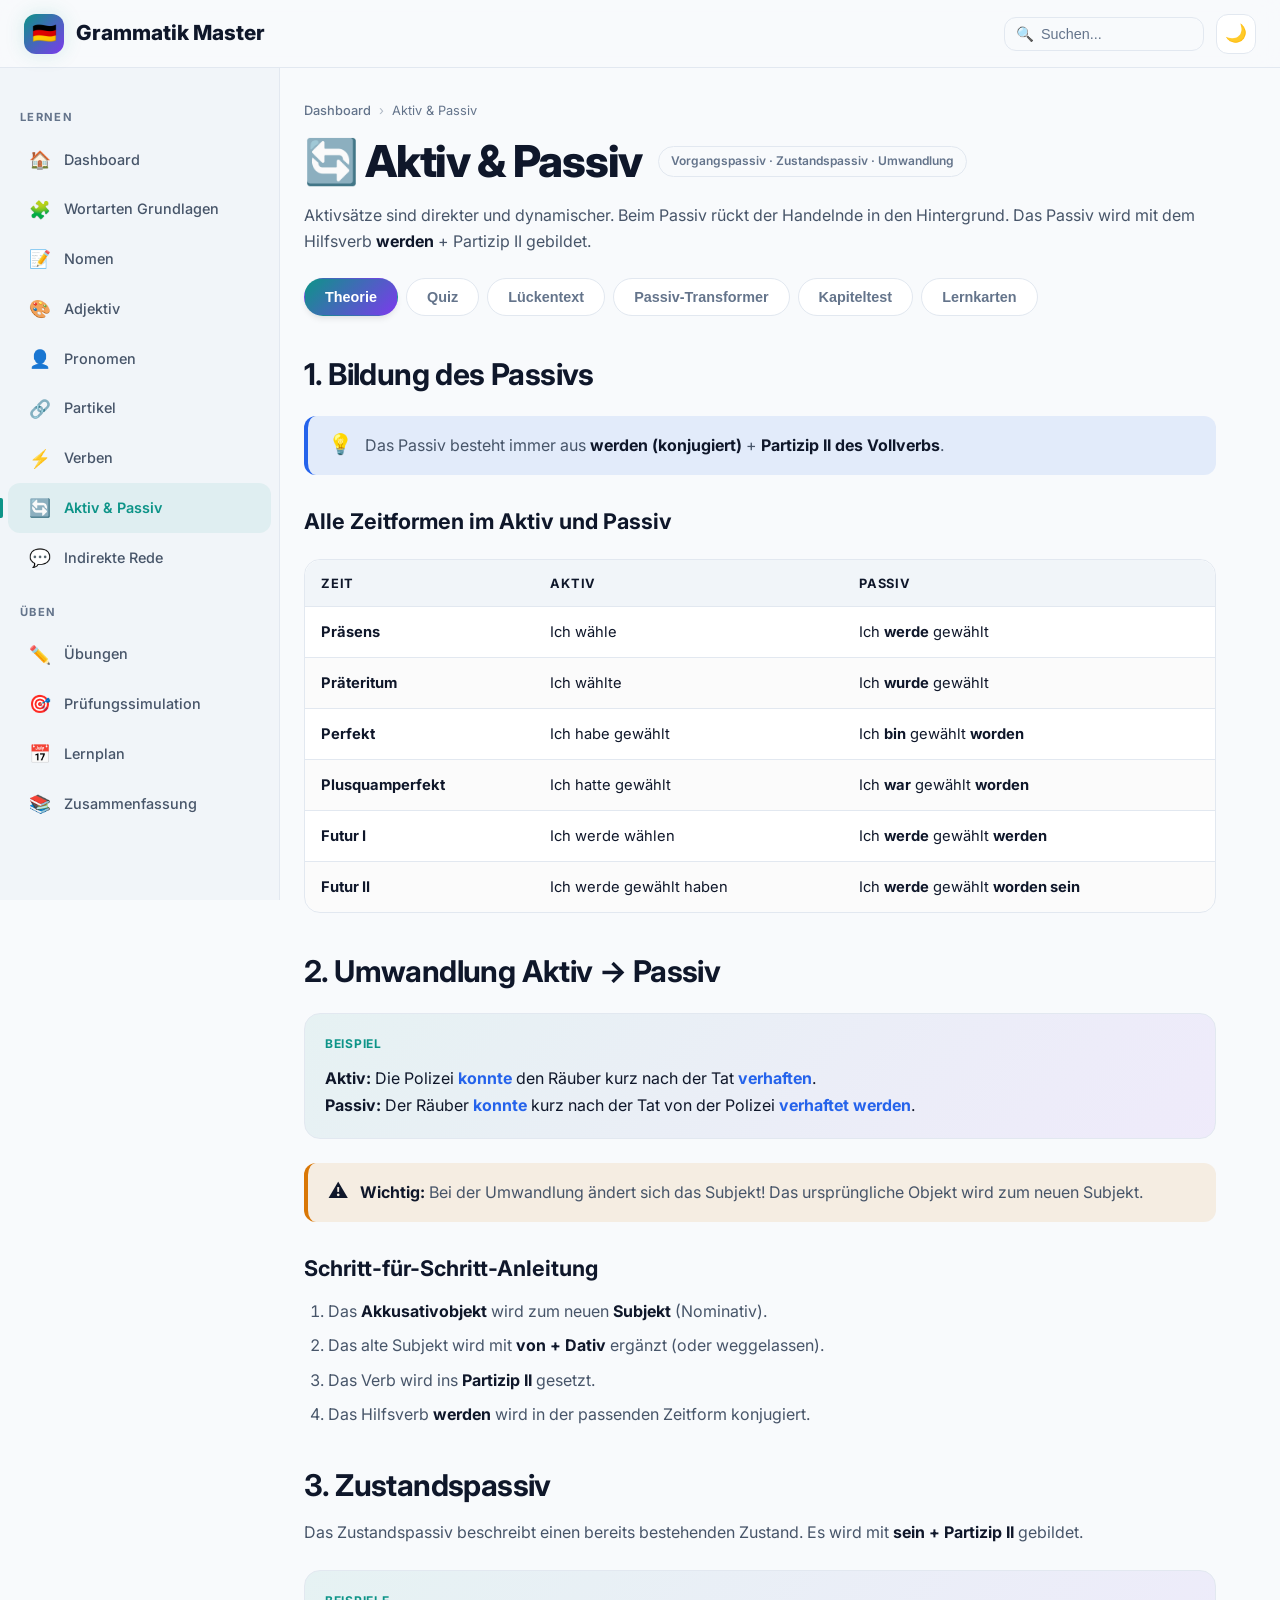
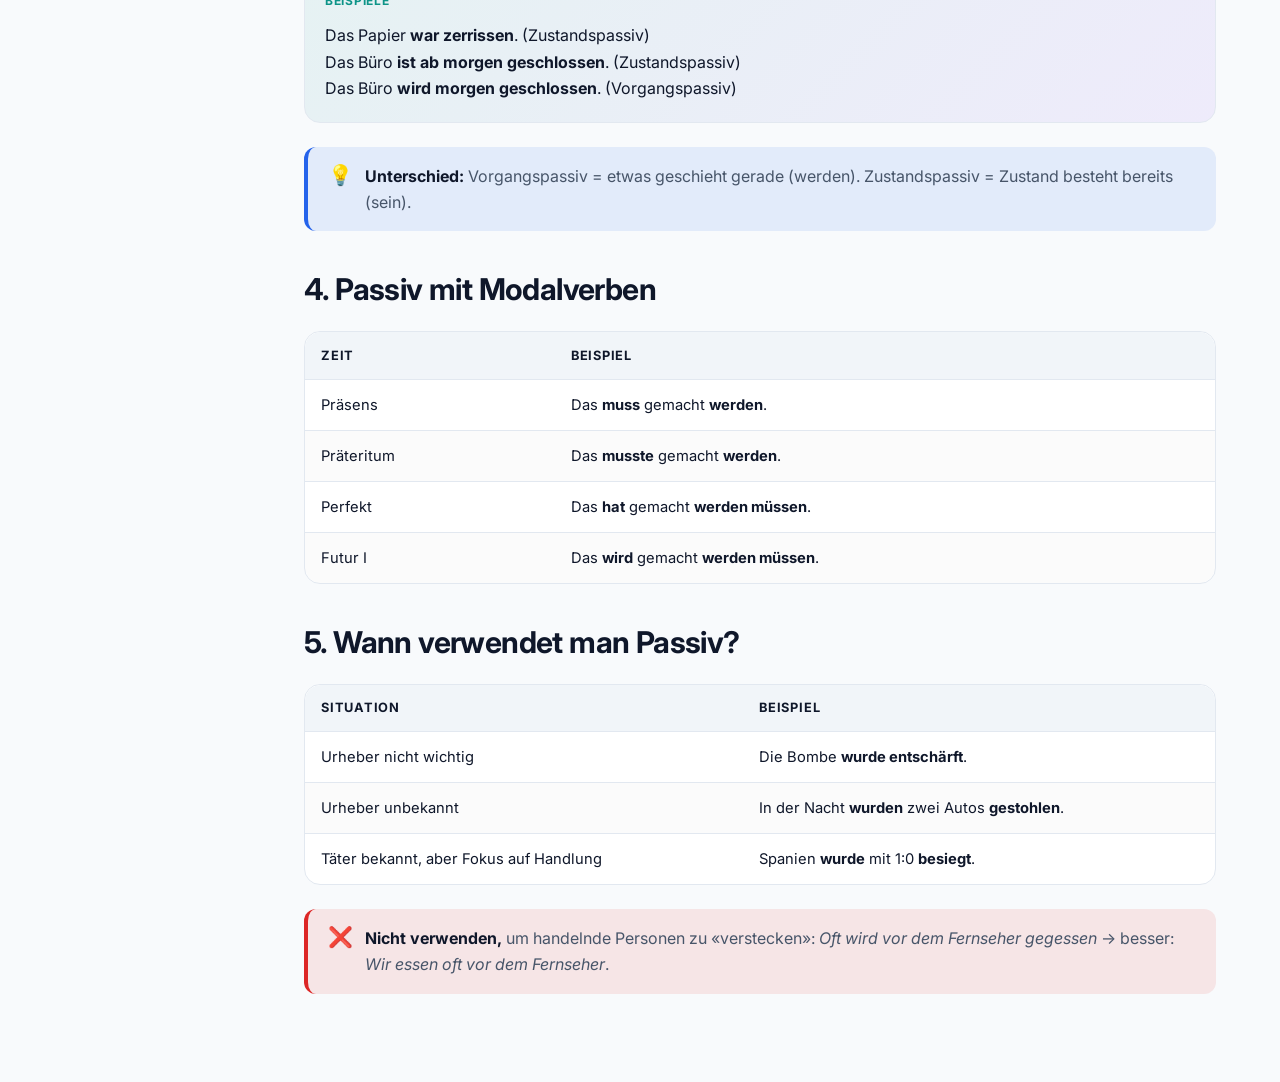
<file: pages/aktiv-passiv.html>
<!DOCTYPE html>
<html lang="de" data-theme="dark">
<head>
<script>
(function() {
  const saved = localStorage.getItem('theme');
  const prefersDark = window.matchMedia('(prefers-color-scheme: dark)').matches;
  const theme = saved || (prefersDark ? 'dark' : 'dark');
  document.documentElement.setAttribute('data-theme', theme);
})();
</script>
<meta charset="UTF-8">
<meta name="viewport" content="width=device-width, initial-scale=1.0">
<title>Aktiv & Passiv – Deutsch Grammatik Master</title>
<link href="https://fonts.googleapis.com/css2?family=Inter:wght@400;500;600;700;800&display=swap" rel="stylesheet">
<link rel="stylesheet" href="../css/style.css">
</head>
<body>
<div class="app">
  <header class="header">
    <div class="header-left">
      <button class="nav-toggle" aria-label="Menü"><span></span><span></span><span></span></button>
      <a href="../index.html" class="logo"><div class="logo-icon">🇩🇪</div><span>Grammatik Master</span></a>
    </div>
    <div class="header-right">
      <div class="search-box">
        <span class="search-icon">🔍</span>
        <input type="text" id="globalSearch" placeholder="Suchen...">
        <div class="search-results" id="searchResults"></div>
      </div>
      <button class="btn-icon" id="themeBtn" onclick="APP.toggleTheme()" title="Theme wechseln">🌙</button>
    </div>
  </header>

  <aside class="sidebar">
    <div class="sidebar-section">Lernen</div>
    <ul class="sidebar-nav">
      <li><a href="../index.html"><span class="nav-icon">🏠</span> Dashboard</a></li>
      <li><a href="wortarten-grundlagen.html"><span class="nav-icon">🧩</span> Wortarten Grundlagen</a></li>
      <li><a href="nomen.html"><span class="nav-icon">📝</span> Nomen</a></li>
      <li><a href="adjektiv.html"><span class="nav-icon">🎨</span> Adjektiv</a></li>
      <li><a href="pronomen.html"><span class="nav-icon">👤</span> Pronomen</a></li>
      <li><a href="partikel.html"><span class="nav-icon">🔗</span> Partikel</a></li>
      <li><a href="verben.html"><span class="nav-icon">⚡</span> Verben</a></li>
      <li><a href="aktiv-passiv.html" class="active"><span class="nav-icon">🔄</span> Aktiv & Passiv</a></li>
      <li><a href="indirekte-rede.html"><span class="nav-icon">💬</span> Indirekte Rede</a></li>
    </ul>
    <div class="sidebar-section">Üben</div>
    <ul class="sidebar-nav">
      <li><a href="uebungen.html"><span class="nav-icon">✏️</span> Übungen</a></li>
      <li><a href="pruefung.html"><span class="nav-icon">🎯</span> Prüfungssimulation</a></li>
      <li><a href="lernplan.html"><span class="nav-icon">📅</span> Lernplan</a></li>
      <li><a href="zusammenfassung.html"><span class="nav-icon">📚</span> Zusammenfassung</a></li>
    </ul>
  </aside>

  <div class="sidebar-overlay"></div>

  <main class="main">
    <div class="content">
      <div class="breadcrumb"><a href="../index.html">Dashboard</a><span class="breadcrumb-sep">›</span><span>Aktiv & Passiv</span></div>
      <div style="display:flex;align-items:center;gap:1rem;margin-bottom:1rem;flex-wrap:wrap;">
        <h1 style="margin:0;">🔄 Aktiv & Passiv</h1>
        <span class="tag tag-outline">Vorgangspassiv · Zustandspassiv · Umwandlung</span>
      </div>
      <p>Aktivsätze sind direkter und dynamischer. Beim Passiv rückt der Handelnde in den Hintergrund. Das Passiv wird mit dem Hilfsverb <strong>werden</strong> + Partizip II gebildet.</p>

      <div class="tabs">
        <button class="tab active">Theorie</button>
        <button class="tab">Quiz</button>
        <button class="tab">Lückentext</button>
        <button class="tab">Passiv-Transformer</button>
        <button class="tab">Kapiteltest</button>
        <button class="tab">Lernkarten</button>
      </div>

      <div class="tab-panel active">
        <h2>1. Bildung des Passivs</h2>
        <div class="callout callout-info">
          <span class="callout-icon">💡</span>
          <div class="callout-content"><p>Das Passiv besteht immer aus <strong>werden (konjugiert)</strong> + <strong>Partizip II des Vollverbs</strong>.</p></div>
        </div>

        <h3>Alle Zeitformen im Aktiv und Passiv</h3>
        <div class="table-wrap">
          <table>
            <thead><tr><th>Zeit</th><th>Aktiv</th><th>Passiv</th></tr></thead>
            <tbody>
              <tr><td><strong>Präsens</strong></td><td>Ich wähle</td><td>Ich <strong>werde</strong> gewählt</td></tr>
              <tr><td><strong>Präteritum</strong></td><td>Ich wählte</td><td>Ich <strong>wurde</strong> gewählt</td></tr>
              <tr><td><strong>Perfekt</strong></td><td>Ich habe gewählt</td><td>Ich <strong>bin</strong> gewählt <strong>worden</strong></td></tr>
              <tr><td><strong>Plusquamperfekt</strong></td><td>Ich hatte gewählt</td><td>Ich <strong>war</strong> gewählt <strong>worden</strong></td></tr>
              <tr><td><strong>Futur I</strong></td><td>Ich werde wählen</td><td>Ich <strong>werde</strong> gewählt <strong>werden</strong></td></tr>
              <tr><td><strong>Futur II</strong></td><td>Ich werde gewählt haben</td><td>Ich <strong>werde</strong> gewählt <strong>worden sein</strong></td></tr>
            </tbody>
          </table>
        </div>

        <h2>2. Umwandlung Aktiv → Passiv</h2>
        <div class="example-box">
          <div class="example-label">Beispiel</div>
          <p><strong>Aktiv:</strong> Die Polizei <span class="gram-verb">konnte</span> den Räuber kurz nach der Tat <span class="gram-verb">verhaften</span>.</p>
          <p><strong>Passiv:</strong> Der Räuber <span class="gram-verb">konnte</span> kurz nach der Tat von der Polizei <span class="gram-verb">verhaftet werden</span>.</p>
        </div>
        <div class="callout callout-warning">
          <span class="callout-icon">⚠️</span>
          <div class="callout-content"><p><strong>Wichtig:</strong> Bei der Umwandlung ändert sich das Subjekt! Das ursprüngliche Objekt wird zum neuen Subjekt.</p></div>
        </div>

        <h3>Schritt-für-Schritt-Anleitung</h3>
        <ol>
          <li>Das <strong>Akkusativobjekt</strong> wird zum neuen <strong>Subjekt</strong> (Nominativ).</li>
          <li>Das alte Subjekt wird mit <strong>von + Dativ</strong> ergänzt (oder weggelassen).</li>
          <li>Das Verb wird ins <strong>Partizip II</strong> gesetzt.</li>
          <li>Das Hilfsverb <strong>werden</strong> wird in der passenden Zeitform konjugiert.</li>
        </ol>

        <h2>3. Zustandspassiv</h2>
        <p>Das Zustandspassiv beschreibt einen bereits bestehenden Zustand. Es wird mit <strong>sein + Partizip II</strong> gebildet.</p>
        <div class="example-box">
          <div class="example-label">Beispiele</div>
          <p>Das Papier <strong>war zerrissen</strong>. (Zustandspassiv)</p>
          <p>Das Büro <strong>ist ab morgen geschlossen</strong>. (Zustandspassiv)</p>
          <p>Das Büro <strong>wird morgen geschlossen</strong>. (Vorgangspassiv)</p>
        </div>
        <div class="callout callout-info">
          <span class="callout-icon">💡</span>
          <div class="callout-content"><p><strong>Unterschied:</strong> Vorgangspassiv = etwas geschieht gerade (werden). Zustandspassiv = Zustand besteht bereits (sein).</p></div>
        </div>

        <h2>4. Passiv mit Modalverben</h2>
        <div class="table-wrap">
          <table>
            <thead><tr><th>Zeit</th><th>Beispiel</th></tr></thead>
            <tbody>
              <tr><td>Präsens</td><td>Das <strong>muss</strong> gemacht <strong>werden</strong>.</td></tr>
              <tr><td>Präteritum</td><td>Das <strong>musste</strong> gemacht <strong>werden</strong>.</td></tr>
              <tr><td>Perfekt</td><td>Das <strong>hat</strong> gemacht <strong>werden müssen</strong>.</td></tr>
              <tr><td>Futur I</td><td>Das <strong>wird</strong> gemacht <strong>werden müssen</strong>.</td></tr>
            </tbody>
          </table>
        </div>

        <h2>5. Wann verwendet man Passiv?</h2>
        <div class="table-wrap">
          <table>
            <thead><tr><th>Situation</th><th>Beispiel</th></tr></thead>
            <tbody>
              <tr><td>Urheber nicht wichtig</td><td>Die Bombe <strong>wurde entschärft</strong>.</td></tr>
              <tr><td>Urheber unbekannt</td><td>In der Nacht <strong>wurden</strong> zwei Autos <strong>gestohlen</strong>.</td></tr>
              <tr><td>Täter bekannt, aber Fokus auf Handlung</td><td>Spanien <strong>wurde</strong> mit 1:0 <strong>besiegt</strong>.</td></tr>
            </tbody>
          </table>
        </div>
        <div class="callout callout-error">
          <span class="callout-icon">❌</span>
          <div class="callout-content"><p><strong>Nicht verwenden,</strong> um handelnde Personen zu «verstecken»: <em>Oft wird vor dem Fernseher gegessen</em> → besser: <em>Wir essen oft vor dem Fernseher</em>.</p></div>
        </div>
      </div>

      <div class="tab-panel">
        <h2>Quiz</h2>
        <div id="ap-quiz"></div>
      </div>
      <div class="tab-panel">
        <h2>Lückentext</h2>
        <div id="ap-input"></div>
      </div>
      <div class="tab-panel">
        <h2>Passiv-Transformer</h2>
        <p>Wandle die Aktiv-Sätze in Passiv-Sätze um.</p>
        <div id="ap-transform"></div>
      </div>
      <div class="tab-panel">
        <h2>Kapiteltest</h2>
        <div id="ap-test"></div>
      </div>
      <div class="tab-panel">
        <h2>Lernkarten</h2>
        <div id="ap-flashcards"></div>
      </div>
    </div>
  </main>
</div>
<script src="../js/app.js"></script>
<script>
APP.markVisited('aktiv-passiv');

const apQuestions = [
  { question: "Wie lautet das Passiv von 'Ich sehe ihn' (Präsens)?", options: ["Er wird gesehen","Er ist gesehen","Er wurde gesehen","Er wird sehen"], answer: 0, explanation: "Präsens-Passiv: werden + Partizip." },
  { question: "Was unterscheidet Vorgangs- und Zustandspassiv?", options: ["werden vs. sein","haben vs. sein","Modalverb vs. Vollverb","Präsens vs. Perfekt"], answer: 0, explanation: "Vorgangspassiv = werden + Partizip. Zustandspassiv = sein + Partizip." },
  { question: "Wie lautet das Perfekt-Passiv von 'wählen'?", options: ["ich habe gewählt worden","ich bin gewählt worden","ich werde gewählt haben","ich wurde gewählt"], answer: 1, explanation: "Perfekt-Passiv: sein + Partizip + worden." },
  { question: "Was passiert bei Aktiv→Passiv mit dem Akkusativobjekt?", options: ["Es bleibt Akkusativ","Es wird zum Subjekt (Nominativ)","Es wird weggelassen","Es wird Dativ"], answer: 1, explanation: "Das Akkusativobjekt wird zum neuen Subjekt im Nominativ." },
  { question: "Wie wird das alte Subjekt im Passiv ergänzt?", options: ["mit Akkusativ","mit Genitiv","mit von + Dativ","es fällt weg"], answer: 2, explanation: "Das alte Subjekt wird mit 'von + Dativ' ergänzt." },
  { question: "Welcher Satz ist Zustandspassiv?", options: ["Das Fenster wird geöffnet.","Das Fenster ist geöffnet.","Das Fenster wird geöffnet werden.","Das Fenster wurde geöffnet."], answer: 1, explanation: "'Ist geöffnet' = bestehender Zustand (sein + Partizip)." },
  { question: "Wie lautet das Futur II Passiv?", options: ["werden + Partizip + werden","werden + Partizip + worden sein","sein + Partizip + worden","werden + Infinitiv"], answer: 1, explanation: "Futur II Passiv: werden + Partizip + worden sein." },
  { question: "Wann sollte man Passiv NICHT verwenden?", options: ["Urheber unbekannt","Täter unbekannt","Um Täter zu verstecken","Fokus auf Handlung"], answer: 2, explanation: "Passiv nicht verwenden, um handelnde Personen zu verstecken." },
  { question: "Aktiv: 'Der Lehrer erklärt die Regel.' → Passiv?", options: ["Die Regel wird erklärt.","Die Regel ist erklärt.","Die Regel wird vom Lehrer erklärt.","Die Regel wurde erklärt."], answer: 2, explanation: "Präsens-Passiv mit Täter: wird vom Lehrer erklärt." },
  { question: "Wie lautet das Passiv von 'Man hilft dem Kind' (Präsens)?", options: ["Dem Kind wird geholfen.","Das Kind wird geholfen.","Dem Kind ist geholfen.","Das Kind wird von mir geholfen."], answer: 0, explanation: "Dativ-Objekt bleibt Dativ: Dem Kind wird geholfen." },
  { question: "Welche Zeitform ist 'Die Tür war geschlossen'?", options: ["Präteritum Passiv","Plusquamperfekt Passiv","Zustandspassiv","Vorgangspassiv"], answer: 2, explanation: "'War geschlossen' = Zustandspassiv (sein + Partizip)." },
  { question: "Wie lautet der Passiv-Satz im Perfekt? 'Er hat den Brief geschrieben.'", options: ["Der Brief ist geschrieben.","Der Brief wurde geschrieben.","Der Brief ist geschrieben worden.","Der Brief wird geschrieben worden."], answer: 2, explanation: "Perfekt-Passiv: sein + Partizip + worden." },
  { question: "Was ist bei 'Es wird dunkel' das Verb 'werden'?", options: ["Futur","Passiv","Vollverb (unpersönlich)","Modalverb"], answer: 2, explanation: "'Es wird dunkel' = unpersönliches Vollverb, weder Futur noch Passiv." },
  { question: "Aktiv: 'Sie müssen das Problem lösen.' → Passiv?", options: ["Das Problem muss gelöst werden.","Das Problem muss gelöst sein.","Das Problem wird gelöst müssen.","Das Problem ist gelöst worden."], answer: 0, explanation: "Modalverb + Passiv: müssen + Partizip + werden." },
  { question: "Wie lautet das Plusquamperfekt-Passiv?", options: ["war + Partizip + worden","bin + Partizip + worden","wurde + Partizip","ist + Partizip + worden"], answer: 0, explanation: "Plusquamperfekt-Passiv: war + Partizip + worden." }
];

const apInputs = [
  { before: "Aktiv: Die Polizei stoppt den Wagen. → Passiv: Der Wagen", answer: "wird von der Polizei gestoppt", after: "." },
  { before: "Aktiv: Man baut ein neues Haus. → Passiv: Ein neues Haus", answer: "wird gebaut", after: "." },
  { before: "Aktiv: Der Lehrer korrigiert die Prüfung. → Passiv: Die Prüfung", answer: "wird vom Lehrer korrigiert", after: "." },
  { before: "Aktiv: Sie hat den Brief geschrieben. → Passiv: Der Brief", answer: "ist von ihr geschrieben worden", after: "." },
  { before: "Aktiv: Wir werden das Problem lösen. → Passiv: Das Problem", answer: "wird von uns gelöst werden", after: "." },
  { before: "Aktiv: Der Hund beißt den Mann. → Passiv: Der Mann", answer: "wird vom Hund gebissen", after: "." },
  { before: "Aktiv: Man hat das Museum renoviert. → Passiv: Das Museum", answer: "ist renoviert worden", after: "." },
  { before: "Aktiv: Der Student muss das Buch lesen. → Passiv: Das Buch", answer: "muss vom Studenten gelesen werden", after: "." },
  { before: "Aktiv: Die Firma stellte neue Mitarbeiter ein. → Passiv: Neue Mitarbeiter", answer: "wurden von der Firma eingestellt", after: "." },
  { before: "Aktiv: Er hatte das Fenster geöffnet. → Passiv: Das Fenster", answer: "war von ihm geöffnet worden", after: "." }
];

const apTransform = [
  { before: "Aktiv: Die Stadt baut eine neue Schule. → Passiv:", answer: "Eine neue Schule wird von der Stadt gebaut", after: "." },
  { before: "Aktiv: Der Arzt hat den Patienten untersucht. → Passiv:", answer: "Der Patient ist vom Arzt untersucht worden", after: "." },
  { before: "Aktiv: Man wird das Gesetz ändern müssen. → Passiv:", answer: "Das Gesetz wird geändert werden müssen", after: "." },
  { before: "Aktiv: Die Kinder essen den Kuchen. → Passiv:", answer: "Der Kuchen wird von den Kindern gegessen", after: "." },
  { before: "Aktiv: Der Chef hatte die E-Mail geschrieben. → Passiv:", answer: "Die E-Mail war vom Chef geschrieben worden", after: "." }
];

const apTest = [
  { question: "Wie lautet der Unterschied zwischen 'Das Haus wird gebaut' und 'Das Haus ist gebaut'?", options: ["Keiner","Ersteres ist Vorgangspassiv, zweites Zustandspassiv","Ersteres ist Aktiv, zweites Passiv","Ersteres ist Präsens, zweites Perfekt"], answer: 1, explanation: "'Wird gebaut' = Vorgangspassiv (geschieht gerade). 'Ist gebaut' = Zustandspassiv (bestehender Zustand)." },
  { question: "Aktiv: 'Die Firma hat den Vertrag gekündigt.' → Passiv im Perfekt?", options: ["Der Vertrag wurde gekündigt.","Der Vertrag ist gekündigt worden.","Der Vertrag war gekündigt.","Der Vertrag wird gekündigt worden sein."], answer: 1, explanation: "Perfekt-Passiv: ist + Partizip + worden." },
  { question: "Welches Hilfsverb braucht man für das Vorgangspassiv?", options: ["haben","sein","werden","Modalverb"], answer: 2, explanation: "Das Vorgangspassiv wird mit 'werden' gebildet." },
  { question: "Aktiv: 'Du sollst dein Zimmer aufräumen.' → Passiv?", options: ["Dein Zimmer soll aufgeräumt werden.","Dein Zimmer soll aufgeräumt sein.","Dein Zimmer wird aufgeräumt werden sollen.","Dein Zimmer ist aufgeräumt worden."], answer: 0, explanation: "Modalverb + Passiv: sollen + Partizip + werden." },
  { question: "Wie lautet das Futur I Passiv von 'reparieren'?", options: ["ich werde repariert","ich werde repariert werden","ich werde reparieren","ich bin repariert worden"], answer: 1, explanation: "Futur I Passiv: werden + Partizip + werden." },
  { question: "Aktiv: 'Die Polizei konnte den Dieb fangen.' → Passiv?", options: ["Der Dieb konnte von der Polizei gefangen werden.","Der Dieb wurde von der Polizei gefangen.","Der Dieb ist von der Polizei gefangen worden.","Der Dieb konnte gefangen werden."], answer: 0, explanation: "Modalverb bleibt erhalten: konnte + Partizip + werden." },
  { question: "Welcher Satz ist KEIN Passiv?", options: ["Das Buch wird gelesen.","Das Buch ist gelesen.","Das Buch liest.","Das Buch wurde gelesen."], answer: 2, explanation: "'Das Buch liest' ist Aktiv (das Buch liest nicht selbst!)." },
  { question: "Wie lautet das Plusquamperfekt Passiv?", options: ["wurde + Partizip","ist + Partizip + worden","war + Partizip + worden","werde + Partizip + worden sein"], answer: 2, explanation: "Plusquamperfekt Passiv: war + Partizip + worden." },
  { question: "Aktiv: 'Der Wind hat die Tür geöffnet.' → Zustandspassiv?", options: ["Die Tür wird geöffnet.","Die Tür ist geöffnet.","Die Tür wurde geöffnet.","Die Tür war geöffnet worden."], answer: 1, explanation: "Zustandspassiv beschreibt den Zustand: ist geöffnet." },
  { question: "Wie bildet man das Passiv bei Verben mit Dativobjekt?", options: ["Dativ bleibt Dativ","Dativ wird Nominativ","Dativ wird Akkusativ","Dativ fällt weg"], answer: 0, explanation: "Bei Verben mit Dativ bleibt das Dativobjekt Dativ: Mir wird geholfen." }
];

const apCards = [
  { front: "Passiv-Bildung", back: "werden + Partizip II", detail: "Immer! In allen Zeitformen." },
  { front: "Präsens Passiv", back: "werde/wirst/wird/werden/werdet/werden + Partizip", detail: "Ich werde gewählt. Du wirst gesehen." },
  { front: "Perfekt Passiv", back: "bin/bist/ist/sind/seid/sind + Partizip + worden", detail: "Ich bin gewählt worden." },
  { front: "Futur I Passiv", back: "werden + Partizip + werden", detail: "Ich werde gewählt werden." },
  { front: "Futur II Passiv", back: "werden + Partizip + worden sein", detail: "Ich werde gewählt worden sein." },
  { front: "Zustandspassiv", back: "sein + Partizip II", detail: "Das Büro ist geschlossen. = Zustand besteht bereits." },
  { front: "Aktiv → Passiv", back: "Akkusativobjekt → neues Subjekt", detail: "Altes Subjekt → von + Dativ." },
  { front: "Passiv mit Modalverb", back: "Modalverb + Partizip + werden", detail: "Das muss gemacht werden." }
];

// Tab init
// Initialize all exercises on page load
setTimeout(function() {
  if (document.getElementById('ap-quiz') && !document.getElementById('ap-quiz').dataset.init) {
    new ExerciseEngine('ap-quiz', apQuestions, 'aktivpassiv', 'quiz');
    document.getElementById('ap-quiz').dataset.init = '1';
  }
  if (document.getElementById('ap-input') && !document.getElementById('ap-input').dataset.init) {
    new InputExerciseEngine('ap-input', apInputs, 'aktivpassiv', 'lueckentext');
    document.getElementById('ap-input').dataset.init = '1';
  }
  if (document.getElementById('sa1') && !document.getElementById('sa1').dataset.init) {
    if (typeof saData !== 'undefined') {
      saData.forEach(s => {
        new SatzanalyseTool(s.id, s.sentence, s.analysis);
      });
      document.getElementById('sa1').dataset.init = '1';
    }
  }
  if (document.getElementById('ap-test') && !document.getElementById('ap-test').dataset.init) {
    new ExerciseEngine('ap-test', apTest, 'aktivpassiv', 'kapiteltest');
    document.getElementById('ap-test').dataset.init = '1';
  }
  if (document.getElementById('ap-flashcards') && !document.getElementById('ap-flashcards').dataset.init) {
    new FlashcardEngine('ap-flashcards', apCards);
    document.getElementById('ap-flashcards').dataset.init = '1';
  }
}, 100);
</script>
</body>
</html>
</file>
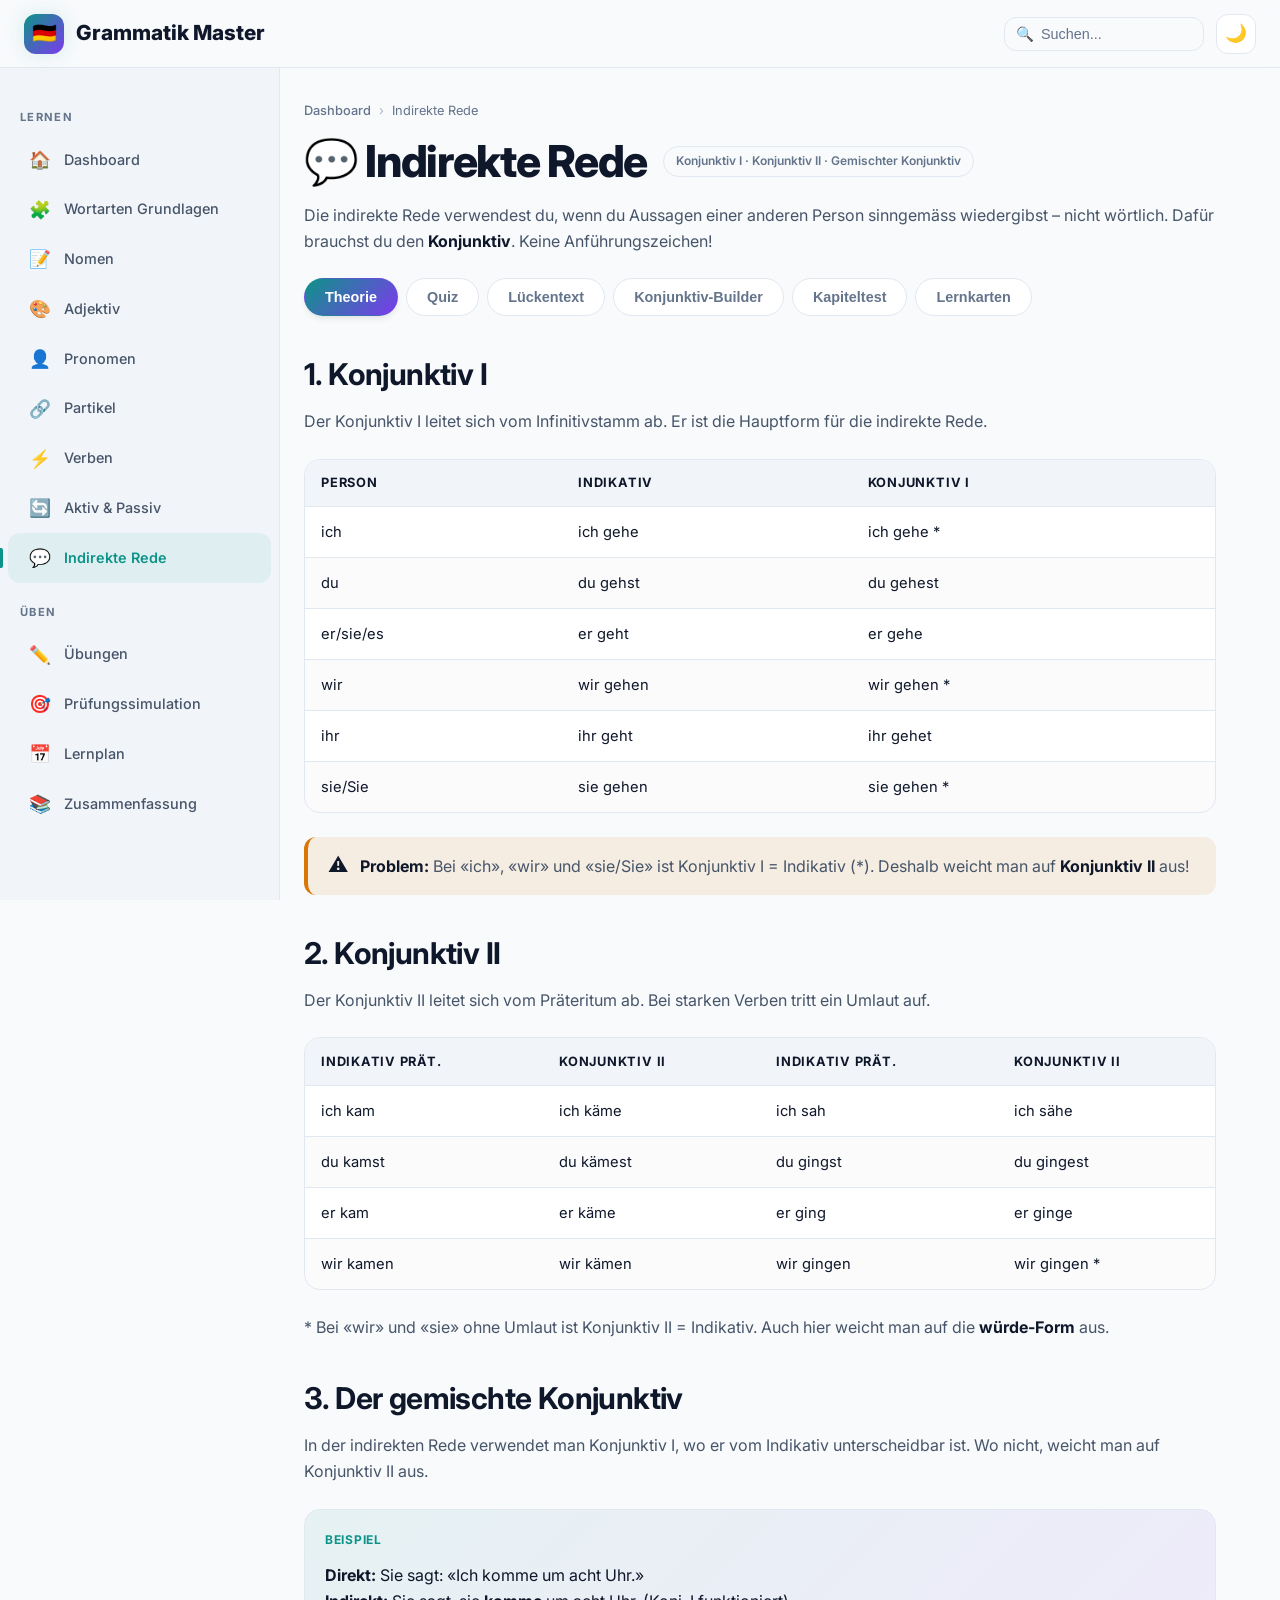
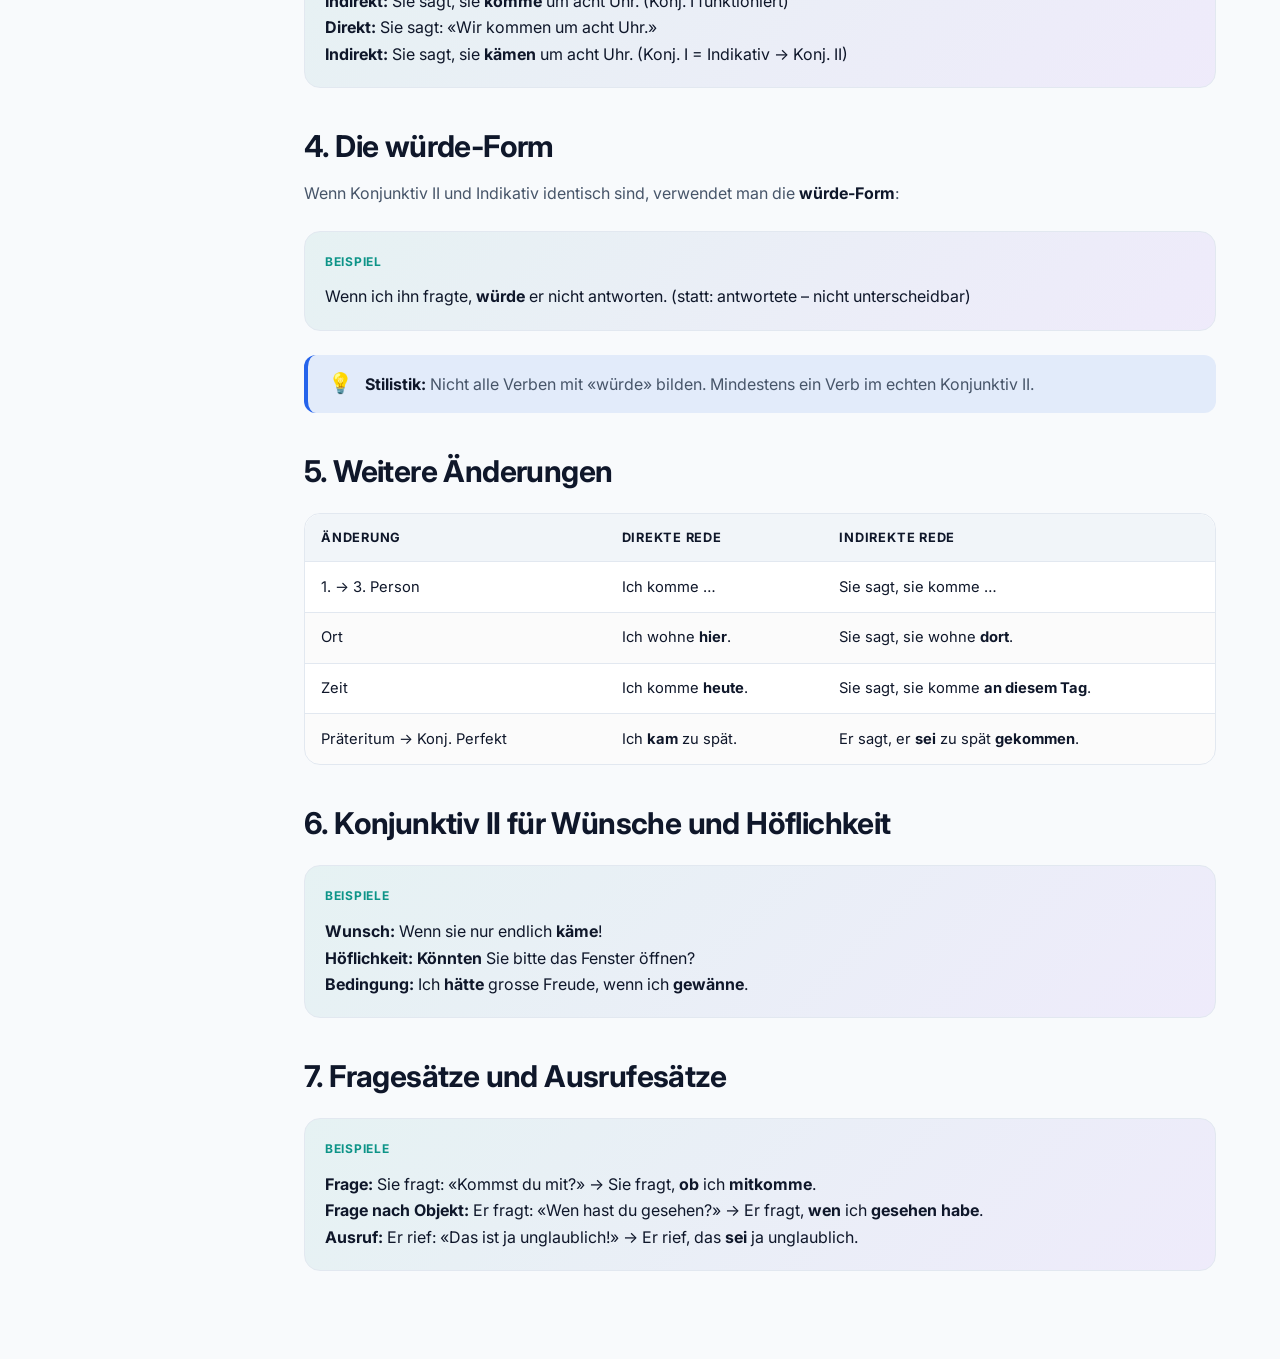
<file: pages/indirekte-rede.html>
<!DOCTYPE html>
<html lang="de" data-theme="dark">
<head>
<script>
(function() {
  const saved = localStorage.getItem('theme');
  const prefersDark = window.matchMedia('(prefers-color-scheme: dark)').matches;
  const theme = saved || (prefersDark ? 'dark' : 'dark');
  document.documentElement.setAttribute('data-theme', theme);
})();
</script>
<meta charset="UTF-8">
<meta name="viewport" content="width=device-width, initial-scale=1.0">
<title>Indirekte Rede – Deutsch Grammatik Master</title>
<link href="https://fonts.googleapis.com/css2?family=Inter:wght@400;500;600;700;800&display=swap" rel="stylesheet">
<link rel="stylesheet" href="../css/style.css">
</head>
<body>
<div class="app">
  <header class="header">
    <div class="header-left">
      <button class="nav-toggle" aria-label="Menü"><span></span><span></span><span></span></button>
      <a href="../index.html" class="logo"><div class="logo-icon">🇩🇪</div><span>Grammatik Master</span></a>
    </div>
    <div class="header-right">
      <div class="search-box">
        <span class="search-icon">🔍</span>
        <input type="text" id="globalSearch" placeholder="Suchen...">
        <div class="search-results" id="searchResults"></div>
      </div>
      <button class="btn-icon" id="themeBtn" onclick="APP.toggleTheme()" title="Theme wechseln">🌙</button>
    </div>
  </header>

  <aside class="sidebar">
    <div class="sidebar-section">Lernen</div>
    <ul class="sidebar-nav">
      <li><a href="../index.html"><span class="nav-icon">🏠</span> Dashboard</a></li>
      <li><a href="wortarten-grundlagen.html"><span class="nav-icon">🧩</span> Wortarten Grundlagen</a></li>
      <li><a href="nomen.html"><span class="nav-icon">📝</span> Nomen</a></li>
      <li><a href="adjektiv.html"><span class="nav-icon">🎨</span> Adjektiv</a></li>
      <li><a href="pronomen.html"><span class="nav-icon">👤</span> Pronomen</a></li>
      <li><a href="partikel.html"><span class="nav-icon">🔗</span> Partikel</a></li>
      <li><a href="verben.html"><span class="nav-icon">⚡</span> Verben</a></li>
      <li><a href="aktiv-passiv.html"><span class="nav-icon">🔄</span> Aktiv & Passiv</a></li>
      <li><a href="indirekte-rede.html" class="active"><span class="nav-icon">💬</span> Indirekte Rede</a></li>
    </ul>
    <div class="sidebar-section">Üben</div>
    <ul class="sidebar-nav">
      <li><a href="uebungen.html"><span class="nav-icon">✏️</span> Übungen</a></li>
      <li><a href="pruefung.html"><span class="nav-icon">🎯</span> Prüfungssimulation</a></li>
      <li><a href="lernplan.html"><span class="nav-icon">📅</span> Lernplan</a></li>
      <li><a href="zusammenfassung.html"><span class="nav-icon">📚</span> Zusammenfassung</a></li>
    </ul>
  </aside>

  <div class="sidebar-overlay"></div>

  <main class="main">
    <div class="content">
      <div class="breadcrumb"><a href="../index.html">Dashboard</a><span class="breadcrumb-sep">›</span><span>Indirekte Rede</span></div>
      <div style="display:flex;align-items:center;gap:1rem;margin-bottom:1rem;flex-wrap:wrap;">
        <h1 style="margin:0;">💬 Indirekte Rede</h1>
        <span class="tag tag-outline">Konjunktiv I · Konjunktiv II · Gemischter Konjunktiv</span>
      </div>
      <p>Die indirekte Rede verwendest du, wenn du Aussagen einer anderen Person sinngemäss wiedergibst – nicht wörtlich. Dafür brauchst du den <strong>Konjunktiv</strong>. Keine Anführungszeichen!</p>

      <div class="tabs">
        <button class="tab active">Theorie</button>
        <button class="tab">Quiz</button>
        <button class="tab">Lückentext</button>
        <button class="tab">Konjunktiv-Builder</button>
        <button class="tab">Kapiteltest</button>
        <button class="tab">Lernkarten</button>
      </div>

      <div class="tab-panel active">
        <h2>1. Konjunktiv I</h2>
        <p>Der Konjunktiv I leitet sich vom Infinitivstamm ab. Er ist die Hauptform für die indirekte Rede.</p>
        <div class="table-wrap">
          <table>
            <thead><tr><th>Person</th><th>Indikativ</th><th>Konjunktiv I</th></tr></thead>
            <tbody>
              <tr><td>ich</td><td>ich gehe</td><td>ich gehe *</td></tr>
              <tr><td>du</td><td>du gehst</td><td>du gehest</td></tr>
              <tr><td>er/sie/es</td><td>er geht</td><td>er gehe</td></tr>
              <tr><td>wir</td><td>wir gehen</td><td>wir gehen *</td></tr>
              <tr><td>ihr</td><td>ihr geht</td><td>ihr gehet</td></tr>
              <tr><td>sie/Sie</td><td>sie gehen</td><td>sie gehen *</td></tr>
            </tbody>
          </table>
        </div>
        <div class="callout callout-warning">
          <span class="callout-icon">⚠️</span>
          <div class="callout-content"><p><strong>Problem:</strong> Bei «ich», «wir» und «sie/Sie» ist Konjunktiv I = Indikativ (*). Deshalb weicht man auf <strong>Konjunktiv II</strong> aus!</p></div>
        </div>

        <h2>2. Konjunktiv II</h2>
        <p>Der Konjunktiv II leitet sich vom Präteritum ab. Bei starken Verben tritt ein Umlaut auf.</p>
        <div class="table-wrap">
          <table>
            <thead><tr><th>Indikativ Prät.</th><th>Konjunktiv II</th><th>Indikativ Prät.</th><th>Konjunktiv II</th></tr></thead>
            <tbody>
              <tr><td>ich kam</td><td>ich käme</td><td>ich sah</td><td>ich sähe</td></tr>
              <tr><td>du kamst</td><td>du kämest</td><td>du gingst</td><td>du gingest</td></tr>
              <tr><td>er kam</td><td>er käme</td><td>er ging</td><td>er ginge</td></tr>
              <tr><td>wir kamen</td><td>wir kämen</td><td>wir gingen</td><td>wir gingen *</td></tr>
            </tbody>
          </table>
        </div>
        <p>* Bei «wir» und «sie» ohne Umlaut ist Konjunktiv II = Indikativ. Auch hier weicht man auf die <strong>würde-Form</strong> aus.</p>

        <h2>3. Der gemischte Konjunktiv</h2>
        <p>In der indirekten Rede verwendet man Konjunktiv I, wo er vom Indikativ unterscheidbar ist. Wo nicht, weicht man auf Konjunktiv II aus.</p>
        <div class="example-box">
          <div class="example-label">Beispiel</div>
          <p><strong>Direkt:</strong> Sie sagt: «Ich komme um acht Uhr.»</p>
          <p><strong>Indirekt:</strong> Sie sagt, sie <strong>komme</strong> um acht Uhr. (Konj. I funktioniert)</p>
          <p><strong>Direkt:</strong> Sie sagt: «Wir kommen um acht Uhr.»</p>
          <p><strong>Indirekt:</strong> Sie sagt, sie <strong>kämen</strong> um acht Uhr. (Konj. I = Indikativ → Konj. II)</p>
        </div>

        <h2>4. Die würde-Form</h2>
        <p>Wenn Konjunktiv II und Indikativ identisch sind, verwendet man die <strong>würde-Form</strong>:</p>
        <div class="example-box">
          <div class="example-label">Beispiel</div>
          <p>Wenn ich ihn fragte, <strong>würde</strong> er nicht antworten. (statt: antwortete – nicht unterscheidbar)</p>
        </div>
        <div class="callout callout-info">
          <span class="callout-icon">💡</span>
          <div class="callout-content"><p><strong>Stilistik:</strong> Nicht alle Verben mit «würde» bilden. Mindestens ein Verb im echten Konjunktiv II.</p></div>
        </div>

        <h2>5. Weitere Änderungen</h2>
        <div class="table-wrap">
          <table>
            <thead><tr><th>Änderung</th><th>Direkte Rede</th><th>Indirekte Rede</th></tr></thead>
            <tbody>
              <tr><td>1. → 3. Person</td><td>Ich komme …</td><td>Sie sagt, sie komme …</td></tr>
              <tr><td>Ort</td><td>Ich wohne <strong>hier</strong>.</td><td>Sie sagt, sie wohne <strong>dort</strong>.</td></tr>
              <tr><td>Zeit</td><td>Ich komme <strong>heute</strong>.</td><td>Sie sagt, sie komme <strong>an diesem Tag</strong>.</td></tr>
              <tr><td>Präteritum → Konj. Perfekt</td><td>Ich <strong>kam</strong> zu spät.</td><td>Er sagt, er <strong>sei</strong> zu spät <strong>gekommen</strong>.</td></tr>
            </tbody>
          </table>
        </div>

        <h2>6. Konjunktiv II für Wünsche und Höflichkeit</h2>
        <div class="example-box">
          <div class="example-label">Beispiele</div>
          <p><strong>Wunsch:</strong> Wenn sie nur endlich <strong>käme</strong>!</p>
          <p><strong>Höflichkeit:</strong> <strong>Könnten</strong> Sie bitte das Fenster öffnen?</p>
          <p><strong>Bedingung:</strong> Ich <strong>hätte</strong> grosse Freude, wenn ich <strong>gewänne</strong>.</p>
        </div>

        <h2>7. Fragesätze und Ausrufesätze</h2>
        <div class="example-box">
          <div class="example-label">Beispiele</div>
          <p><strong>Frage:</strong> Sie fragt: «Kommst du mit?» → Sie fragt, <strong>ob</strong> ich <strong>mitkomme</strong>.</p>
          <p><strong>Frage nach Objekt:</strong> Er fragt: «Wen hast du gesehen?» → Er fragt, <strong>wen</strong> ich <strong>gesehen habe</strong>.</p>
          <p><strong>Ausruf:</strong> Er rief: «Das ist ja unglaublich!» → Er rief, das <strong>sei</strong> ja unglaublich.</p>
        </div>
      </div>

      <div class="tab-panel"><h2>Quiz</h2><div id="ir-quiz"></div></div>
      <div class="tab-panel"><h2>Lückentext</h2><div id="ir-input"></div></div>
      <div class="tab-panel"><h2>Konjunktiv-Builder</h2><div id="ir-builder"></div></div>
      <div class="tab-panel"><h2>Kapiteltest</h2><div id="ir-test"></div></div>
      <div class="tab-panel"><h2>Lernkarten</h2><div id="ir-flashcards"></div></div>
    </div>
  </main>
</div>
<script src="../js/app.js"></script>
<script>
APP.markVisited('indirekte-rede');

const irQuestions = [
  { question: "Welche Form verwendet man in der indirekten Rede normalerweise?", options: ["Indikativ","Konjunktiv I","Konjunktiv II","Imperativ"], answer: 1, explanation: "Konjunktiv I ist die Hauptform, wo er unterscheidbar ist." },
  { question: "Wie lautet der Konjunktiv I von 'er kommt'?", options: ["er kommt","er käme","er komme","er kämme"], answer: 2, explanation: "Konjunktiv I: er komme." },
  { question: "Wann weicht man auf Konjunktiv II aus?", options: ["Immer","Nie","Wenn Konj. I = Indikativ","Im Präteritum"], answer: 2, explanation: "Wenn Konjunktiv I nicht vom Indikativ zu unterscheiden ist." },
  { question: "Wie lautet der Konjunktiv II von 'ich sah'?", options: ["ich sähe","ich sahe","ich sehe","ich säh"], answer: 0, explanation: "Starkes Verb: sah → sähe (mit Umlaut)." },
  { question: "Direkt: 'Ich wohne hier.' → Indirekt?", options: ["Er sagt, er wohne hier.","Er sagt, er wohne dort.","Er sagt, er wohne heute.","Er sagt, er wohne morgen."], answer: 1, explanation: "'Hier' wird zu 'dort'." },
  { question: "Direkt: 'Ich kam zu spät.' → Indirekt?", options: ["Er sagt, er käme zu spät.","Er sagt, er sei zu spät gekommen.","Er sagt, er wäre zu spät.","Er sagt, er komme zu spät."], answer: 1, explanation: "Präteritum → Konjunktiv Perfekt: sei ... gekommen." },
  { question: "Was ist die würde-Form?", options: ["Ersatz für Konjunktiv I","Ersatz für Konjunktiv II","Futurform","Imperativ"], answer: 1, explanation: "würde + Infinitiv ersetzt Konjunktiv II bei schwachen Verben." },
  { question: "Wie lautet der Konjunktiv II von 'ich gehe'?", options: ["ich ginge","ich gingest","ich ginge","ich ginge"], answer: 0, explanation: "Stark: ging → ginge." },
  { question: "Direkt: 'Wir haben keine Zeit.' → Indirekt?", options: ["Er sagt, wir haben keine Zeit.","Er sagt, sie hätten keine Zeit.","Er sagt, sie haben keine Zeit.","Er sagt, sie haben keine Zeit."], answer: 1, explanation: "'Wir haben' → Konj. II (hätten), da Konj. I = Indikativ." },
  { question: "Direkt: 'Ich werde kommen.' → Indirekt?", options: ["Er sagt, er werde kommen.","Er sagt, er würde kommen.","Er sagt, er käme.","Er sagt, er komme."], answer: 0, explanation: "Futur im Konjunktiv I: er werde kommen." },
  { question: "Wie lautet der Konjunktiv I von 'du bist'?", options: ["du bist","du seiest","du sei","du wärest"], answer: 1, explanation: "Konjunktiv I von sein: du seiest." },
  { question: "Direkt: 'Das ist ja unglaublich!' → Indirekt?", options: ["Er sagt, das sei ja unglaublich.","Er sagt, das wäre ja unglaublich.","Er sagt, das ist ja unglaublich.","Er sagt, das sei unglaublich gewesen."], answer: 0, explanation: "Ausrufesätze: Konjunktiv I." },
  { question: "Wie lautet der Konjunktiv II von 'ich kann'?", options: ["ich könne","ich könnte","ich käme","ich könnte"], answer: 1, explanation: "können → könnte (mit Umlaut)." },
  { question: "Direkt: 'Kommst du mit?' → Indirekt?", options: ["Er fragt, ob ich mitkomme.","Er fragt, ob ich mitkäme.","Er fragt, ob ich mitkommen.","Er fragt, ob ich mitgehe."], answer: 0, explanation: "Ja/Nein-Fragen: ob + Konjunktiv I." },
  { question: "Welche Form ist standardsprachlich korrekt?", options: ["Sie sagt, sie wäre krank.","Sie sagt, sie sei krank.","Sie sagt, sie ist krank.","Sie sagt, sie wäre gewesen krank."], answer: 1, explanation: "Konjunktiv I ('sei') ist korrekt, wenn unterscheidbar." }
];

const irInputs = [
  { before: "Direkt: 'Ich bin müde.' → Indirekt: Er sagt, er", answer: "sei müde", after: "." },
  { before: "Direkt: 'Wir gehen ins Kino.' → Indirekt: Sie sagt, sie", answer: "gingen ins Kino|gingen ins Kino", after: "." },
  { before: "Direkt: 'Ich habe das Buch gelesen.' → Indirekt: Er sagt, er", answer: "habe das Buch gelesen", after: "." },
  { before: "Direkt: 'Das war ein Fehler.' → Indirekt: Sie sagt, das", answer: "sei ein Fehler gewesen", after: "." },
  { before: "Direkt: 'Ich kann nicht kommen.' → Indirekt: Er sagt, er", answer: "könne nicht kommen", after: "." },
  { before: "Direkt: 'Wir werden helfen.' → Indirekt: Sie sagt, sie", answer: "werden helfen", after: "." },
  { before: "Direkt: 'Ich wohne hier seit 5 Jahren.' → Indirekt: Er sagt, er", answer: "wohne dort seit 5 Jahren", after: "." },
  { before: "Direkt: 'Das habe ich gestern gemacht.' → Indirekt: Sie sagt, sie", answer: "habe das am Vortag gemacht", after: "." },
  { before: "Direkt: 'Ich muss lernen.' → Indirekt: Er sagt, er", answer: "müsse lernen", after: "." },
  { before: "Direkt: 'Wir sind gestern angekommen.' → Indirekt: Sie sagt, sie", answer: "seien gestern angekommen", after: "." }
];

const irBuilder = [
  { before: "Konjunktiv I von 'ich gehe':", answer: "ich gehe", after: "" },
  { before: "Konjunktiv I von 'du läufst':", answer: "du laufest", after: "" },
  { before: "Konjunktiv I von 'er ist':", answer: "er sei", after: "" },
  { before: "Konjunktiv II von 'ich kam':", answer: "ich käme", after: "" },
  { before: "Konjunktiv II von 'du gingst':", answer: "du gingest", after: "" },
  { before: "Konjunktiv II von 'er sah':", answer: "er sähe", after: "" },
  { before: "Konjunktiv II von 'wir hatten':", answer: "wir hätten", after: "" },
  { before: "würde-Form von 'ich antworte':", answer: "ich würde antworten", after: "" },
  { before: "Konjunktiv I von 'sie werden':", answer: "sie werden", after: " (= Indikativ → Konj. II)" },
  { before: "Konjunktiv II von 'ich kann':", answer: "ich könnte", after: "" }
];

const irTest = [
  { question: "Direkt: 'Ich habe keine Lust.' → Indirekt mit Konjunktiv I?", options: ["Er sagt, er habe keine Lust.","Er sagt, er hätte keine Lust.","Er sagt, er habe keine Lust.","Er sagt, er hat keine Lust."], answer: 0, explanation: "Perfekt: habe (Konj. I von haben)." },
  { question: "Direkt: 'Wir waren erfolgreich.' → Indirekt?", options: ["Er sagt, sie seien erfolgreich.","Er sagt, sie waren erfolgreich.","Er sagt, sie wären erfolgreich.","Er sagt, sie sein erfolgreich."], answer: 0, explanation: "Konjunktiv I von sein: seien (unterscheidbar von waren)." },
  { question: "Direkt: 'Ich werde das morgen erledigen.' → Indirekt?", options: ["Er sagt, er werde das am nächsten Tag erledigen.","Er sagt, er würde das morgen erledigen.","Er sagt, er wird das morgen erledigen.","Er sagt, er hätte das am nächsten Tag erledigt."], answer: 0, explanation: "Futur → Konj. I: werde. Morgen → am nächsten Tag." },
  { question: "Welcher Satz enthält den gemischten Konjunktiv korrekt?", options: ["Er sagt, er komme. Er sagt, wir kämen.","Er sagt, er käme. Er sagt, wir kommen.","Er sagt, er kommt. Er sagt, wir kämen.","Er sagt, er käme. Er sagt, wir kämen."], answer: 0, explanation: "Er komme (Konj. I, unterscheidbar). Wir kämen (Konj. II, da Konj. I = Indikativ)." },
  { question: "Direkt: 'Das darfst du nicht tun!' → Indirekt?", options: ["Er sagt, das dürfe ich nicht tun.","Er sagt, das dürfte ich nicht tun.","Er sagt, das darf ich nicht tun.","Er sagt, das dürfe ich nicht getan haben."], answer: 0, explanation: "Konjunktiv I von dürfen: dürfe." },
  { question: "Wann verwendet man Konjunktiv II in der indirekten Rede?", options: ["Immer","Nie","Wenn Konj. I nicht vom Indikativ unterscheidbar ist","Nur bei schwachen Verben"], answer: 2, explanation: "Konjunktiv II als Ausweichform bei ich/wir/sie." },
  { question: "Direkt: 'Ich hatte das schon gewusst.' → Indirekt?", options: ["Er sagt, er habe das schon gewusst.","Er sagt, er hätte das schon gewusst.","Er sagt, er hatte das schon gewusst.","Er sagt, er wisse das schon."], answer: 1, explanation: "Plusquamperfekt → Konj. II Perfekt: hätte ... gewusst." },
  { question: "Wie heisst der Konjunktiv I von 'es gibt'?", options: ["es gebe","es gäbe","es gibt","es gebt"], answer: 0, explanation: "Konjunktiv I von geben: es gebe." },
  { question: "Direkt: 'Wohin fahrt ihr?' → Indirekt?", options: ["Er fragt, wohin sie fahren.","Er fragt, wohin sie führen.","Er fragt, wohin sie führen.","Er fragt, wohin sie fahren würden."], answer: 0, explanation: "W-Fragen: Fragewort bleibt + Konjunktiv I." },
  { question: "Welche Änderung tritt in der indirekten Rede NICHT auf?", options: ["hier → dort","heute → an diesem Tag","ich → er","? → !"], answer: 3, explanation: "Satzzeichen ändern sich nicht grundsätzlich." }
];

const irCards = [
  { front: "Konjunktiv I Bildung", back: "Infinitivstamm + Konjunktivendung", detail: "ich gehe → ich gehe (*), du gehst → du gehest, er geht → er gehe" },
  { front: "Konjunktiv II Bildung", back: "Präteritumstamm + Umlaut + Endung", detail: "kam → käme, sah → sähe, fuhr → führe" },
  { front: "Gemischter Konjunktiv", back: "Konj. I wo möglich, sonst Konj. II", detail: "Sie sagt, sie komme (Konj. I). Sie sagt, sie kämen (Konj. II)." },
  { front: "Präteritum → Indirekte Rede", back: "Konjunktiv Perfekt", detail: "'Ich kam' → Er sagt, er sei gekommen." },
  { front: "Ort ändern", back: "hier → dort", detail: "'Ich wohne hier' → Sie sagt, sie wohne dort." },
  { front: "Zeit ändern", back: "heute → an diesem Tag", detail: "'Ich komme heute' → Sie sagt, sie komme an diesem Tag." },
  { front: "würde-Form", back: "würde + Infinitiv", detail: "Ersatz für Konjunktiv II bei schwachen Verben." },
  { front: "Konjunktiv II: Höflichkeit", back: "Könnten Sie? / Hätten Sie?", detail: "Konjunktiv II drückt auch Höflichkeit aus." }
];

// Initialize all exercises on page load
setTimeout(function() {
  if (document.getElementById('ir-quiz') && !document.getElementById('ir-quiz').dataset.init) {
    new ExerciseEngine('ir-quiz', irQuestions, 'indirekte', 'quiz');
    document.getElementById('ir-quiz').dataset.init = '1';
  }
  if (document.getElementById('ir-input') && !document.getElementById('ir-input').dataset.init) {
    new InputExerciseEngine('ir-input', irInputs, 'indirekte', 'lueckentext');
    document.getElementById('ir-input').dataset.init = '1';
  }
  if (document.getElementById('sa1') && !document.getElementById('sa1').dataset.init) {
    if (typeof saData !== 'undefined') {
      saData.forEach(s => {
        new SatzanalyseTool(s.id, s.sentence, s.analysis);
      });
      document.getElementById('sa1').dataset.init = '1';
    }
  }
  if (document.getElementById('ir-test') && !document.getElementById('ir-test').dataset.init) {
    new ExerciseEngine('ir-test', irTest, 'indirekte', 'kapiteltest');
    document.getElementById('ir-test').dataset.init = '1';
  }
  if (document.getElementById('ir-flashcards') && !document.getElementById('ir-flashcards').dataset.init) {
    new FlashcardEngine('ir-flashcards', irCards);
    document.getElementById('ir-flashcards').dataset.init = '1';
  }
}, 100);
</script>
</body>
</html>
</file>
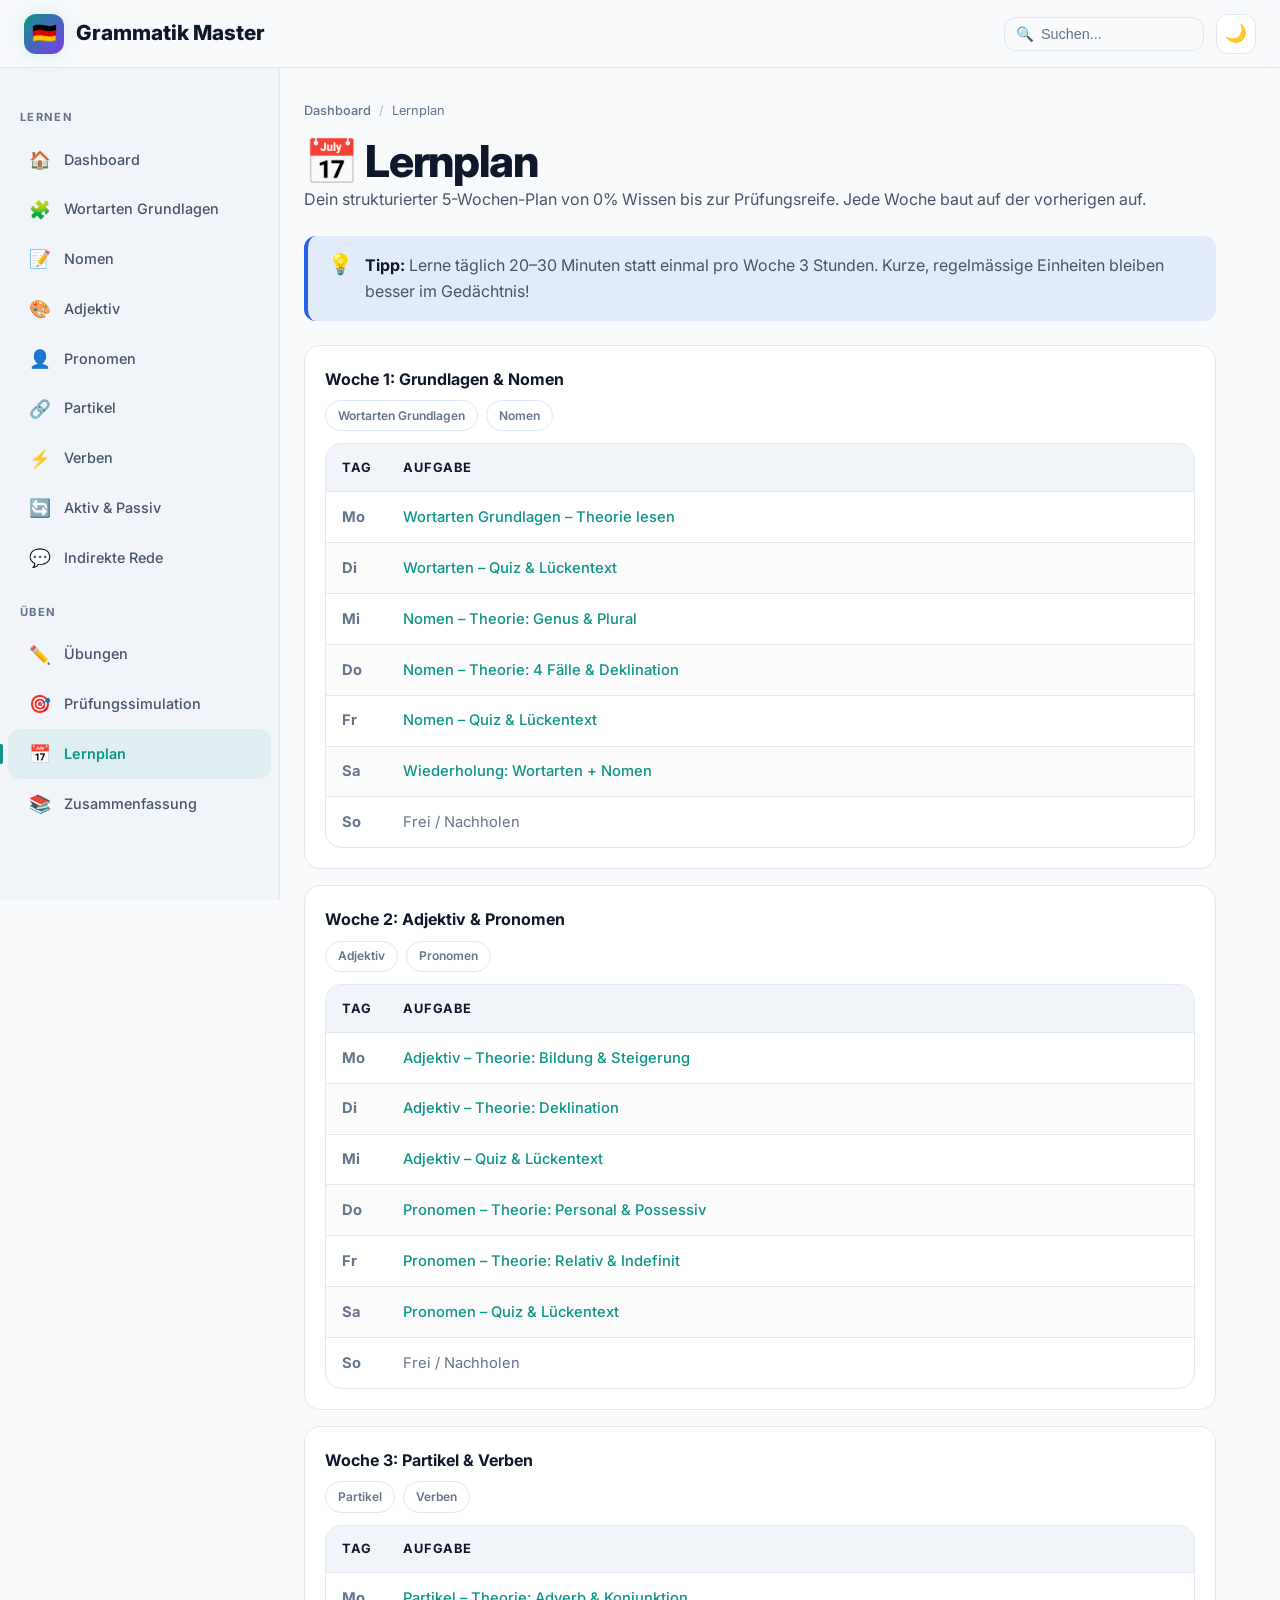
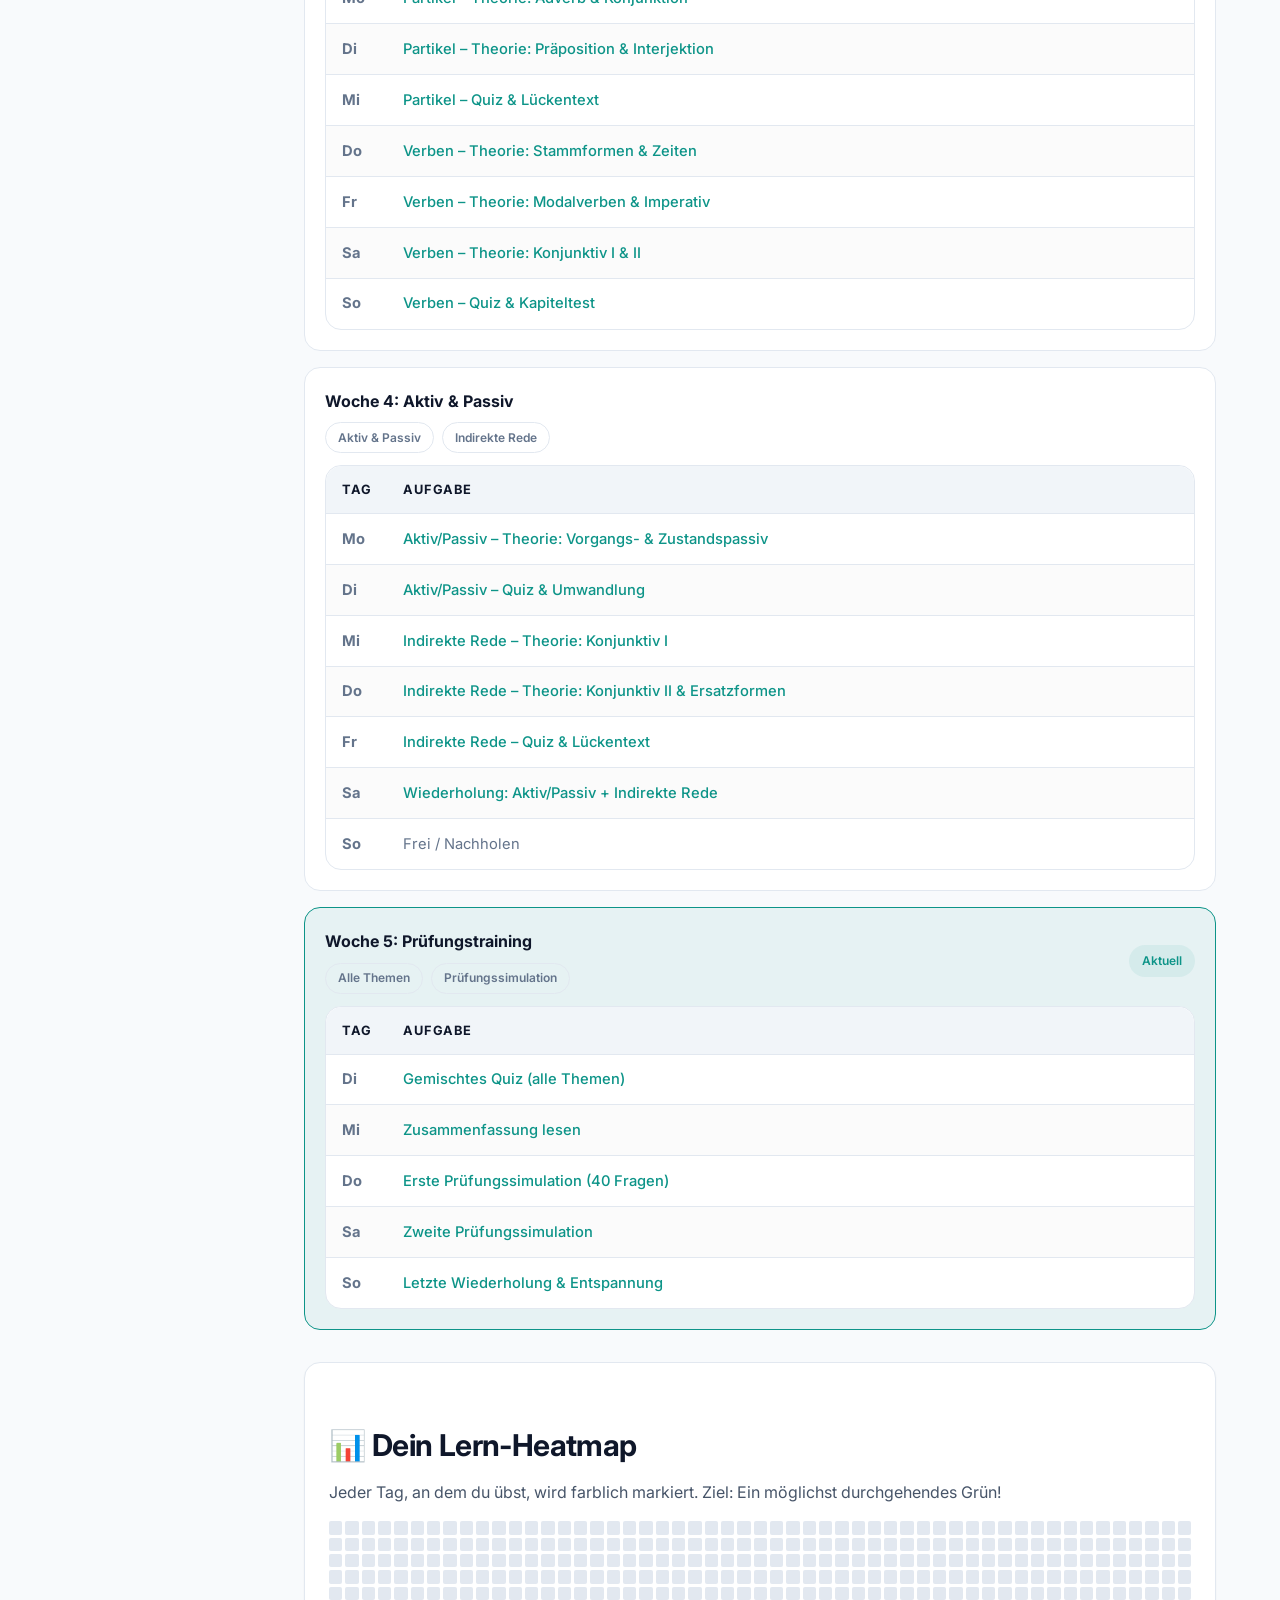
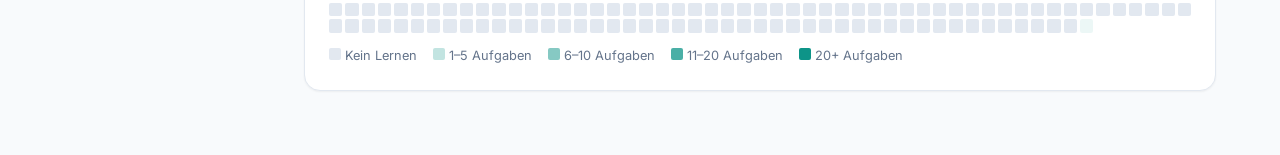
<file: pages/lernplan.html>
<!DOCTYPE html>
<html lang="de" data-theme="dark">
<head>
<script>
(function() {
  const saved = localStorage.getItem('theme');
  const prefersDark = window.matchMedia('(prefers-color-scheme: dark)').matches;
  const theme = saved || (prefersDark ? 'dark' : 'dark');
  document.documentElement.setAttribute('data-theme', theme);
})();
</script>
<meta charset="UTF-8">
<meta name="viewport" content="width=device-width, initial-scale=1.0">
<title>Lernplan – Deutsch Grammatik Master</title>
<link href="https://fonts.googleapis.com/css2?family=Inter:wght@400;500;600;700;800&display=swap" rel="stylesheet">
<link rel="stylesheet" href="../css/style.css">
</head>
<body>
<div class="app">
  <header class="header">
    <div class="header-left">
      <button class="nav-toggle" aria-label="Menü"><span></span><span></span><span></span></button>
      <a href="../index.html" class="logo"><div class="logo-icon">🇩🇪</div><span>Grammatik Master</span></a>
    </div>
    <div class="header-right">
      <div class="search-box">
        <span class="search-icon">🔍</span>
        <input type="text" id="globalSearch" placeholder="Suchen...">
        <div id="searchResults" class="search-results"></div>
      </div>
      <button class="btn-icon" id="themeBtn" onclick="APP.toggleTheme()" title="Theme wechseln">🌙</button>
    </div>
  </header>

  <aside class="sidebar">
    <div class="sidebar-section">Lernen</div>
    <ul class="sidebar-nav">
      <li><a href="../index.html"><span class="nav-icon">🏠</span> Dashboard</a></li>
      <li><a href="wortarten-grundlagen.html"><span class="nav-icon">🧩</span> Wortarten Grundlagen</a></li>
      <li><a href="nomen.html"><span class="nav-icon">📝</span> Nomen</a></li>
      <li><a href="adjektiv.html"><span class="nav-icon">🎨</span> Adjektiv</a></li>
      <li><a href="pronomen.html"><span class="nav-icon">👤</span> Pronomen</a></li>
      <li><a href="partikel.html"><span class="nav-icon">🔗</span> Partikel</a></li>
      <li><a href="verben.html"><span class="nav-icon">⚡</span> Verben</a></li>
      <li><a href="aktiv-passiv.html"><span class="nav-icon">🔄</span> Aktiv & Passiv</a></li>
      <li><a href="indirekte-rede.html"><span class="nav-icon">💬</span> Indirekte Rede</a></li>
    </ul>
    <div class="sidebar-section">Üben</div>
    <ul class="sidebar-nav">
      <li><a href="uebungen.html"><span class="nav-icon">✏️</span> Übungen</a></li>
      <li><a href="pruefung.html"><span class="nav-icon">🎯</span> Prüfungssimulation</a></li>
      <li><a href="lernplan.html" class="active"><span class="nav-icon">📅</span> Lernplan</a></li>
      <li><a href="zusammenfassung.html"><span class="nav-icon">📚</span> Zusammenfassung</a></li>
    </ul>
  </aside>

  <div class="sidebar-overlay"></div>

  <main class="main">
    <div class="content">
      <div class="breadcrumb">
        <a href="../index.html">Dashboard</a>
        <span class="breadcrumb-sep">/</span>
        <span>Lernplan</span>
      </div>
      <h1>📅 Lernplan</h1>
      <p>Dein strukturierter 5-Wochen-Plan von 0% Wissen bis zur Prüfungsreife. Jede Woche baut auf der vorherigen auf.</p>

      <div class="callout callout-info" style="margin:1.5rem 0;">
        <span class="callout-icon">💡</span>
        <div class="callout-content">
          <p><strong>Tipp:</strong> Lerne täglich 20–30 Minuten statt einmal pro Woche 3 Stunden. Kurze, regelmässige Einheiten bleiben besser im Gedächtnis!</p>
        </div>
      </div>

      <div id="lernplan-container"></div>

      <div class="card" style="margin-top:2rem;">
        <h2>📊 Dein Lern-Heatmap</h2>
        <p style="color:var(--text-secondary);">Jeder Tag, an dem du übst, wird farblich markiert. Ziel: Ein möglichst durchgehendes Grün!</p>
        <div id="lernplan-heatmap" style="margin-top:1rem;"></div>
        <div style="display:flex;gap:1rem;margin-top:0.75rem;flex-wrap:wrap;font-size:0.8rem;color:var(--text-muted);">
          <span><span style="display:inline-block;width:12px;height:12px;background:var(--border-color);border-radius:2px;margin-right:4px;"></span>Kein Lernen</span>
          <span><span style="display:inline-block;width:12px;height:12px;background:rgba(13,148,136,0.25);border-radius:2px;margin-right:4px;"></span>1–5 Aufgaben</span>
          <span><span style="display:inline-block;width:12px;height:12px;background:rgba(13,148,136,0.5);border-radius:2px;margin-right:4px;"></span>6–10 Aufgaben</span>
          <span><span style="display:inline-block;width:12px;height:12px;background:rgba(13,148,136,0.75);border-radius:2px;margin-right:4px;"></span>11–20 Aufgaben</span>
          <span><span style="display:inline-block;width:12px;height:12px;background:var(--primary);border-radius:2px;margin-right:4px;"></span>20+ Aufgaben</span>
        </div>
      </div>
    </div>
  </main>
</div>
<script src="../js/app.js"></script>
<script>
APP.markVisited('lernplan');

const plan = [
  {
    week: 1,
    title: 'Woche 1: Grundlagen & Nomen',
    topics: ['Wortarten Grundlagen', 'Nomen'],
    days: [
      { day: 'Mo', task: 'Wortarten Grundlagen – Theorie lesen', link: 'wortarten-grundlagen.html' },
      { day: 'Di', task: 'Wortarten – Quiz & Lückentext', link: 'wortarten-grundlagen.html' },
      { day: 'Mi', task: 'Nomen – Theorie: Genus & Plural', link: 'nomen.html' },
      { day: 'Do', task: 'Nomen – Theorie: 4 Fälle & Deklination', link: 'nomen.html' },
      { day: 'Fr', task: 'Nomen – Quiz & Lückentext', link: 'nomen.html' },
      { day: 'Sa', task: 'Wiederholung: Wortarten + Nomen', link: 'nomen.html' },
      { day: 'So', task: 'Frei / Nachholen', link: null }
    ]
  },
  {
    week: 2,
    title: 'Woche 2: Adjektiv & Pronomen',
    topics: ['Adjektiv', 'Pronomen'],
    days: [
      { day: 'Mo', task: 'Adjektiv – Theorie: Bildung & Steigerung', link: 'adjektiv.html' },
      { day: 'Di', task: 'Adjektiv – Theorie: Deklination', link: 'adjektiv.html' },
      { day: 'Mi', task: 'Adjektiv – Quiz & Lückentext', link: 'adjektiv.html' },
      { day: 'Do', task: 'Pronomen – Theorie: Personal & Possessiv', link: 'pronomen.html' },
      { day: 'Fr', task: 'Pronomen – Theorie: Relativ & Indefinit', link: 'pronomen.html' },
      { day: 'Sa', task: 'Pronomen – Quiz & Lückentext', link: 'pronomen.html' },
      { day: 'So', task: 'Frei / Nachholen', link: null }
    ]
  },
  {
    week: 3,
    title: 'Woche 3: Partikel & Verben',
    topics: ['Partikel', 'Verben'],
    days: [
      { day: 'Mo', task: 'Partikel – Theorie: Adverb & Konjunktion', link: 'partikel.html' },
      { day: 'Di', task: 'Partikel – Theorie: Präposition & Interjektion', link: 'partikel.html' },
      { day: 'Mi', task: 'Partikel – Quiz & Lückentext', link: 'partikel.html' },
      { day: 'Do', task: 'Verben – Theorie: Stammformen & Zeiten', link: 'verben.html' },
      { day: 'Fr', task: 'Verben – Theorie: Modalverben & Imperativ', link: 'verben.html' },
      { day: 'Sa', task: 'Verben – Theorie: Konjunktiv I & II', link: 'verben.html' },
      { day: 'So', task: 'Verben – Quiz & Kapiteltest', link: 'verben.html' }
    ]
  },
  {
    week: 4,
    title: 'Woche 4: Aktiv & Passiv',
    topics: ['Aktiv & Passiv', 'Indirekte Rede'],
    days: [
      { day: 'Mo', task: 'Aktiv/Passiv – Theorie: Vorgangs- & Zustandspassiv', link: 'aktiv-passiv.html' },
      { day: 'Di', task: 'Aktiv/Passiv – Quiz & Umwandlung', link: 'aktiv-passiv.html' },
      { day: 'Mi', task: 'Indirekte Rede – Theorie: Konjunktiv I', link: 'indirekte-rede.html' },
      { day: 'Do', task: 'Indirekte Rede – Theorie: Konjunktiv II & Ersatzformen', link: 'indirekte-rede.html' },
      { day: 'Fr', task: 'Indirekte Rede – Quiz & Lückentext', link: 'indirekte-rede.html' },
      { day: 'Sa', task: 'Wiederholung: Aktiv/Passiv + Indirekte Rede', link: 'aktiv-passiv.html' },
      { day: 'So', task: 'Frei / Nachholen', link: null }
    ]
  },
  {
    week: 5,
    title: 'Woche 5: Prüfungstraining',
    topics: ['Alle Themen', 'Prüfungssimulation'],
    days: [
      { day: 'Di', task: 'Gemischtes Quiz (alle Themen)', link: 'uebungen.html' },
      { day: 'Mi', task: 'Zusammenfassung lesen', link: 'zusammenfassung.html' },
      { day: 'Do', task: 'Erste Prüfungssimulation (40 Fragen)', link: 'pruefung.html' },
      { day: 'Sa', task: 'Zweite Prüfungssimulation', link: 'pruefung.html' },
      { day: 'So', task: 'Letzte Wiederholung & Entspannung', link: 'zusammenfassung.html' }
    ]
  }
];

function renderPlan() {
  const container = document.getElementById('lernplan-container');
  const now = new Date();
  const start = new Date(2026, 0, 5); // Start date
  const diffWeeks = Math.floor((now - start) / (7 * 24 * 60 * 60 * 1000));

  let html = '';
  plan.forEach((w, i) => {
    const isActive = i === Math.max(0, Math.min(diffWeeks, 4));
    html += '<div class="study-week ' + (isActive ? 'active' : '') + '">';
    html += '<div class="study-week-header">';
    html += '<div><div class="study-week-title">' + w.title + '</div>';
    html += '<div class="study-week-topics" style="margin-top:0.5rem;">';
    w.topics.forEach(t => html += '<span class="tag tag-outline">' + t + '</span>');
    html += '</div></div>';
    if (isActive) html += '<span class="tag tag-primary">Aktuell</span>';
    html += '</div>';
    html += '<div class="table-wrap" style="margin:0.75rem 0 0;">';
    html += '<table><thead><tr><th>Tag</th><th>Aufgabe</th></tr></thead><tbody>';
    w.days.forEach(d => {
      html += '<tr>';
      html += '<td style="width:60px;font-weight:700;color:var(--text-muted);">' + d.day + '</td>';
      if (d.link) {
        html += '<td><a href="' + d.link + '">' + d.task + '</a></td>';
      } else {
        html += '<td style="color:var(--text-muted);">' + d.task + '</td>';
      }
      html += '</tr>';
    });
    html += '</tbody></table>';
    html += '</div>';
    html += '</div>';
  });

  container.innerHTML = html;
}

function renderHeatmap() {
  const container = document.getElementById('lernplan-heatmap');
  const days = APP.progress._days || {};
  const today = new Date();
  const start = new Date();
  start.setDate(today.getDate() - 364);

  let html = '<div class="heatmap">';
  for (let d = new Date(start); d <= today; d.setDate(d.getDate() + 1)) {
    const key = d.toISOString().split('T')[0];
    const count = days[key] || 0;
    let level = '';
    if (count >= 20) level = 'level-4';
    else if (count >= 11) level = 'level-3';
    else if (count >= 6) level = 'level-2';
    else if (count >= 1) level = 'level-1';
    html += '<div class="heatmap-day ' + level + '" title="' + key + ': ' + count + ' Aufgabe' + (count !== 1 ? 'n' : '') + '"></div>';
  }
  html += '</div>';
  container.innerHTML = html;
}

renderPlan();
renderHeatmap();
</script>
</body>
</html>
</file>
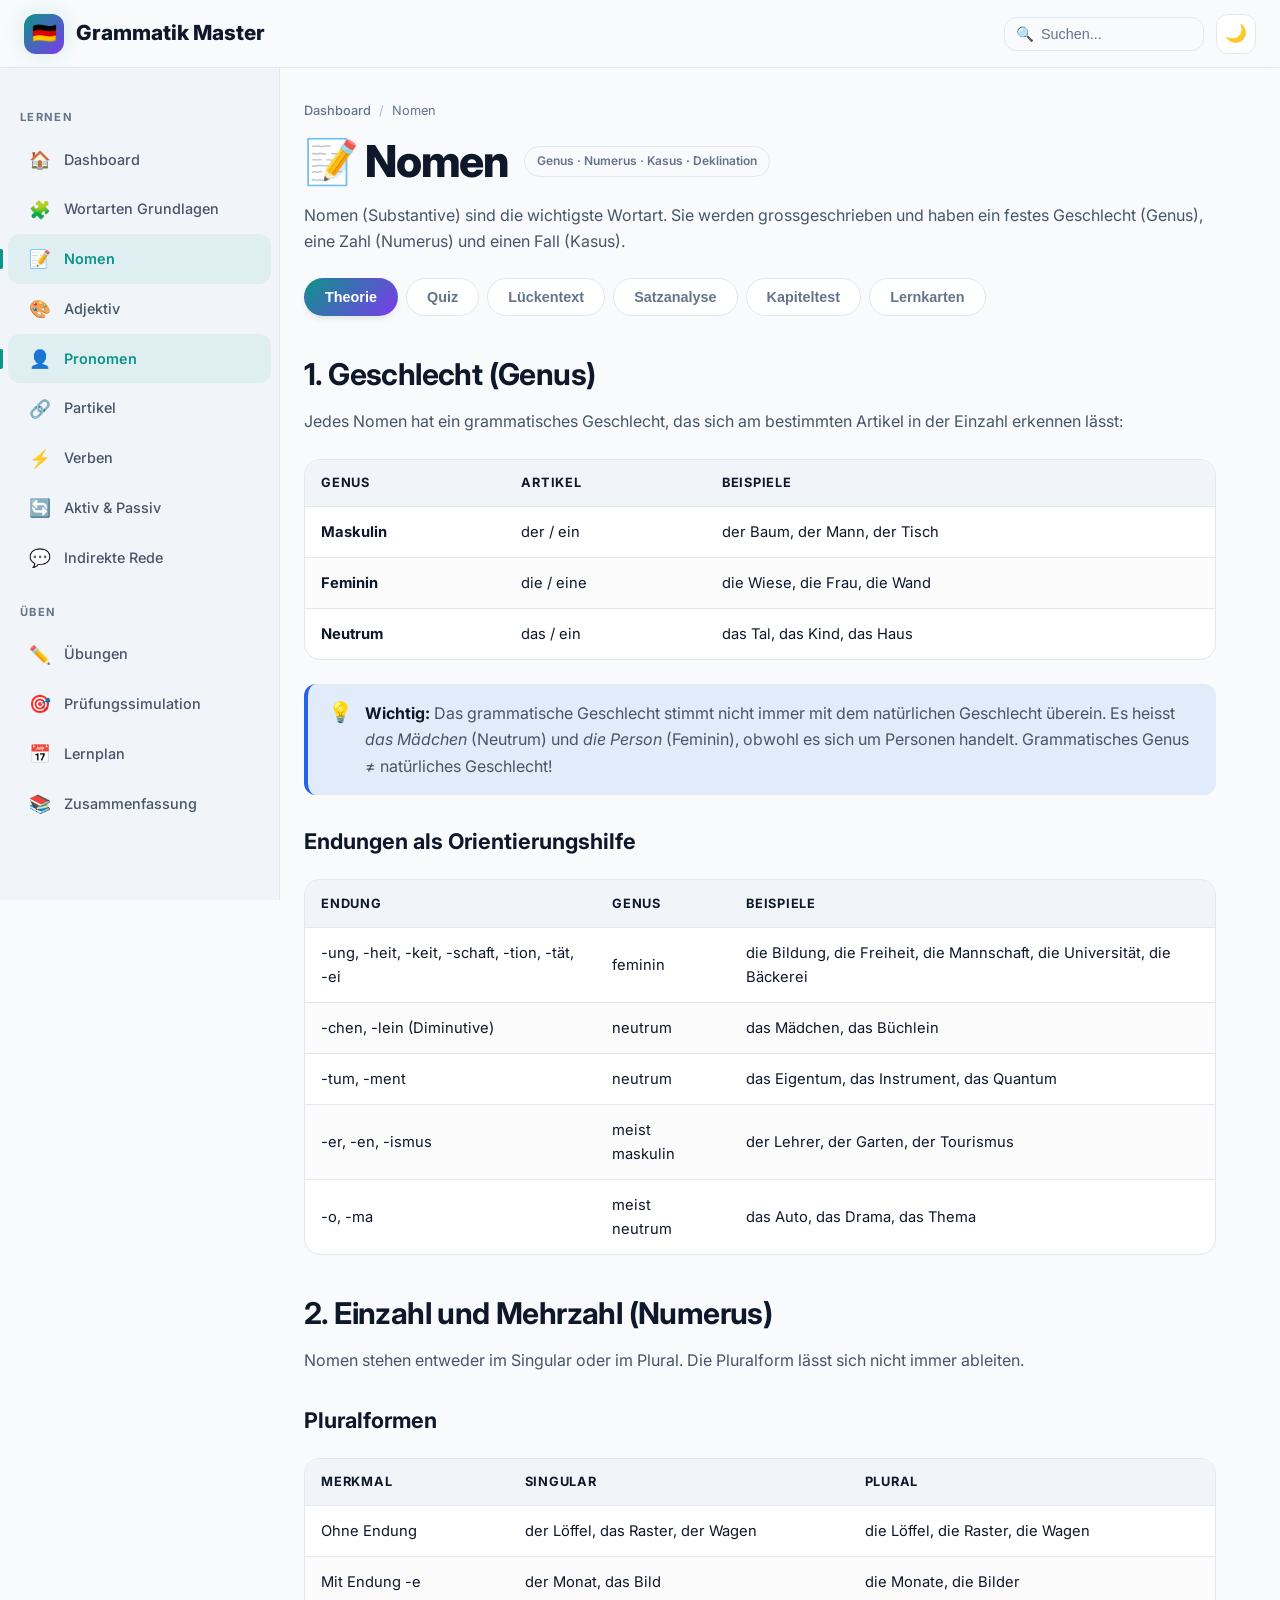
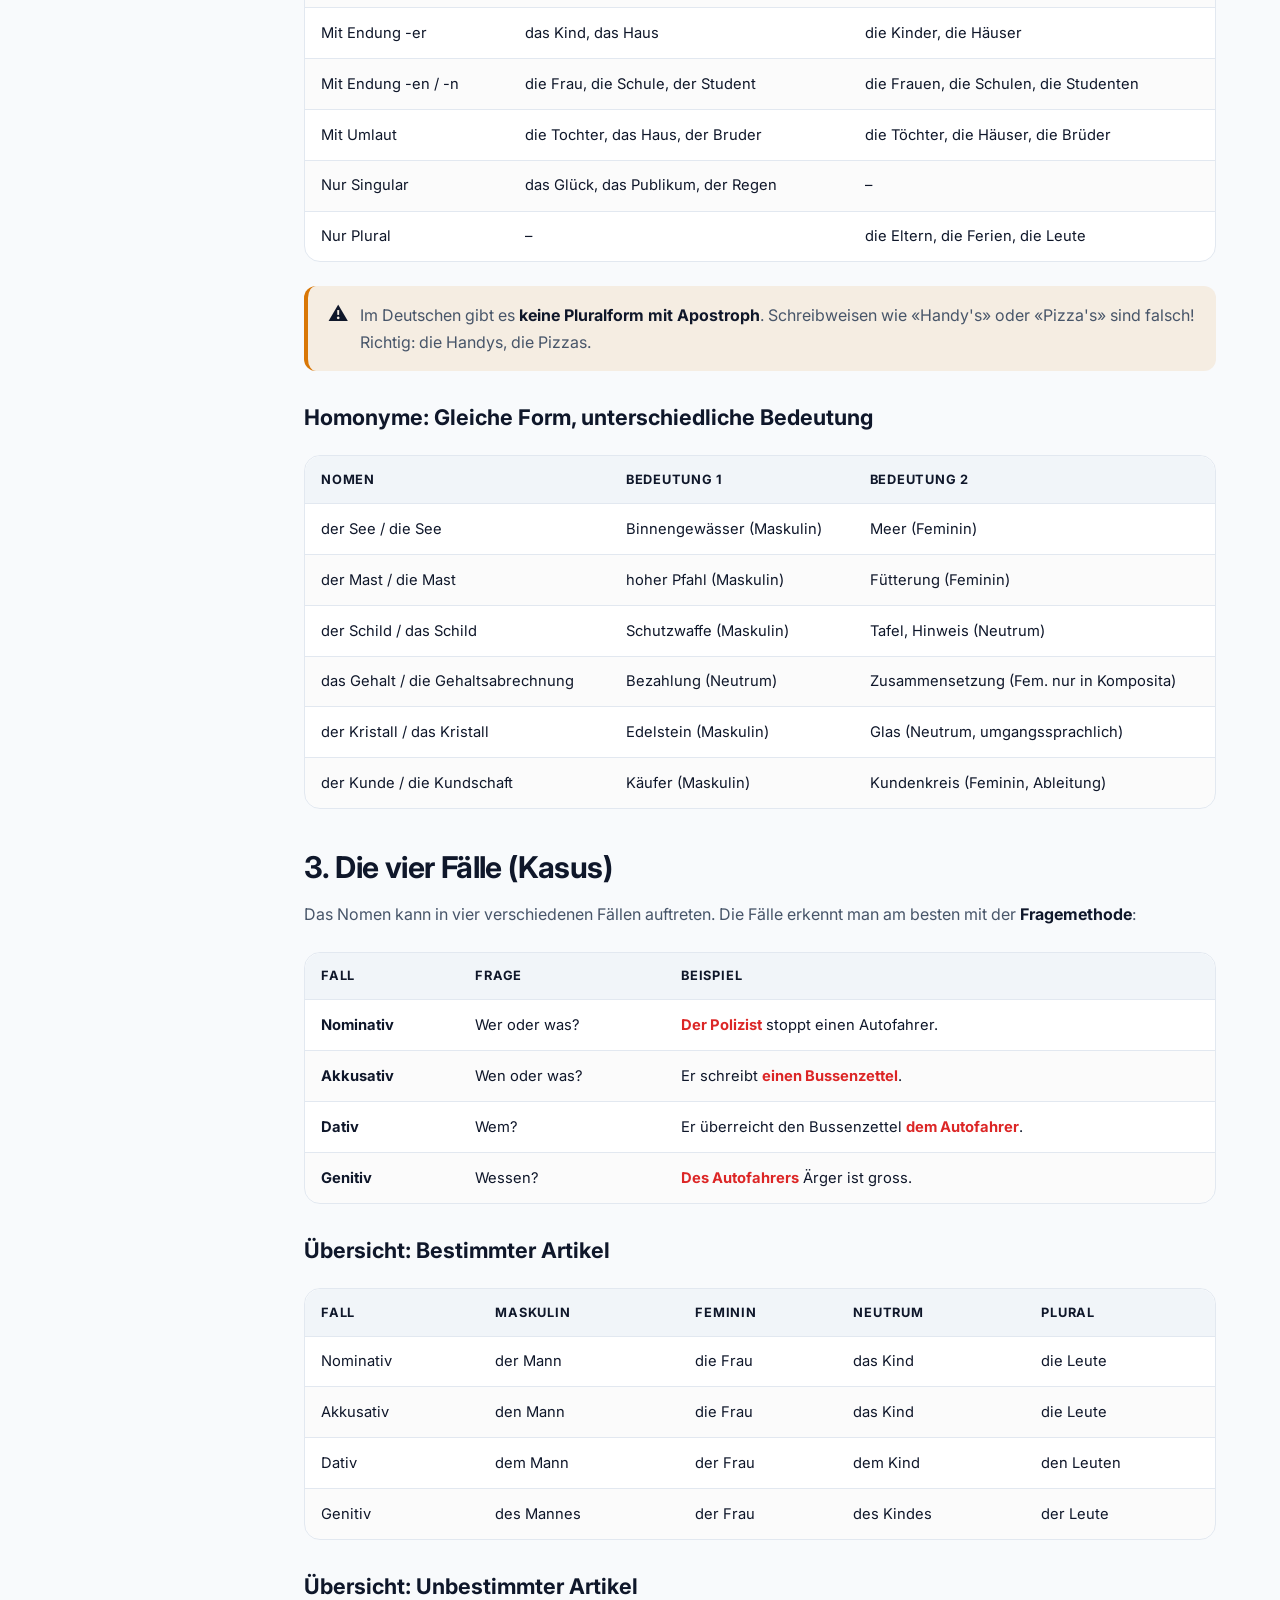
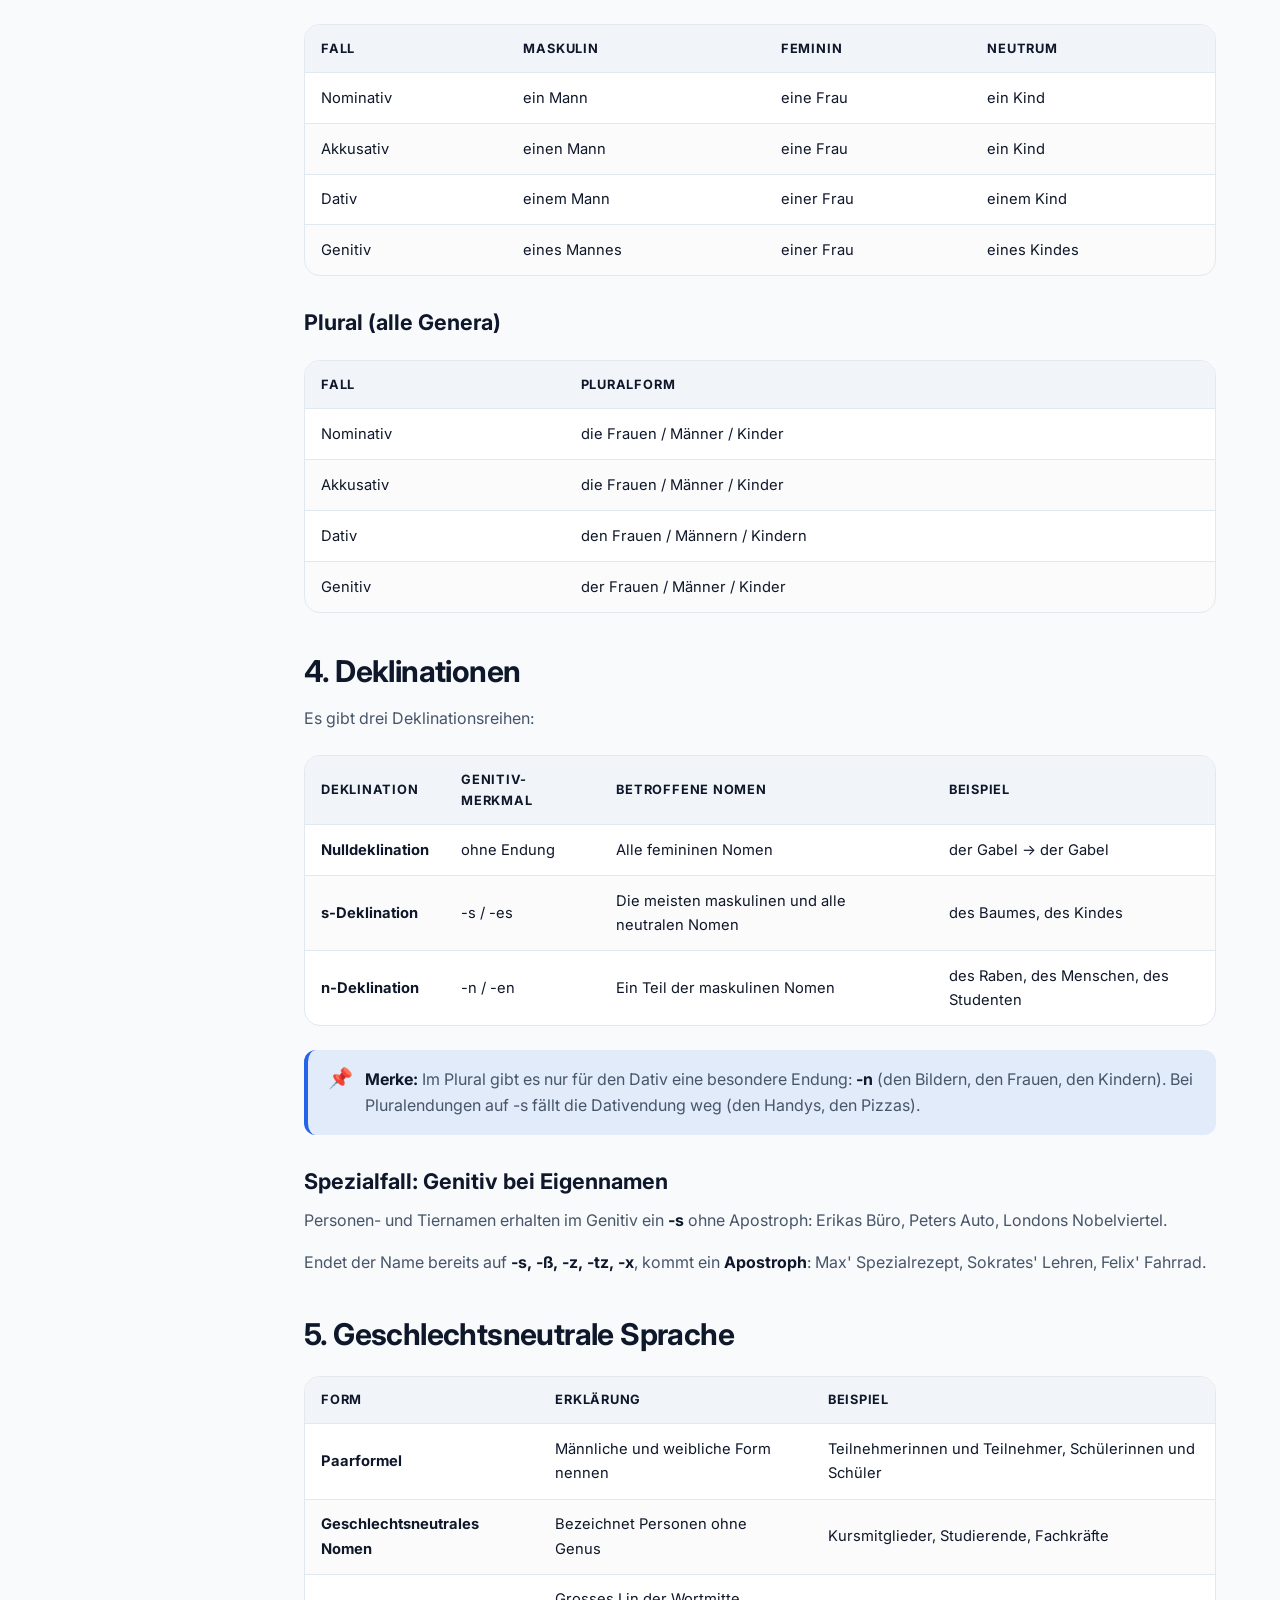
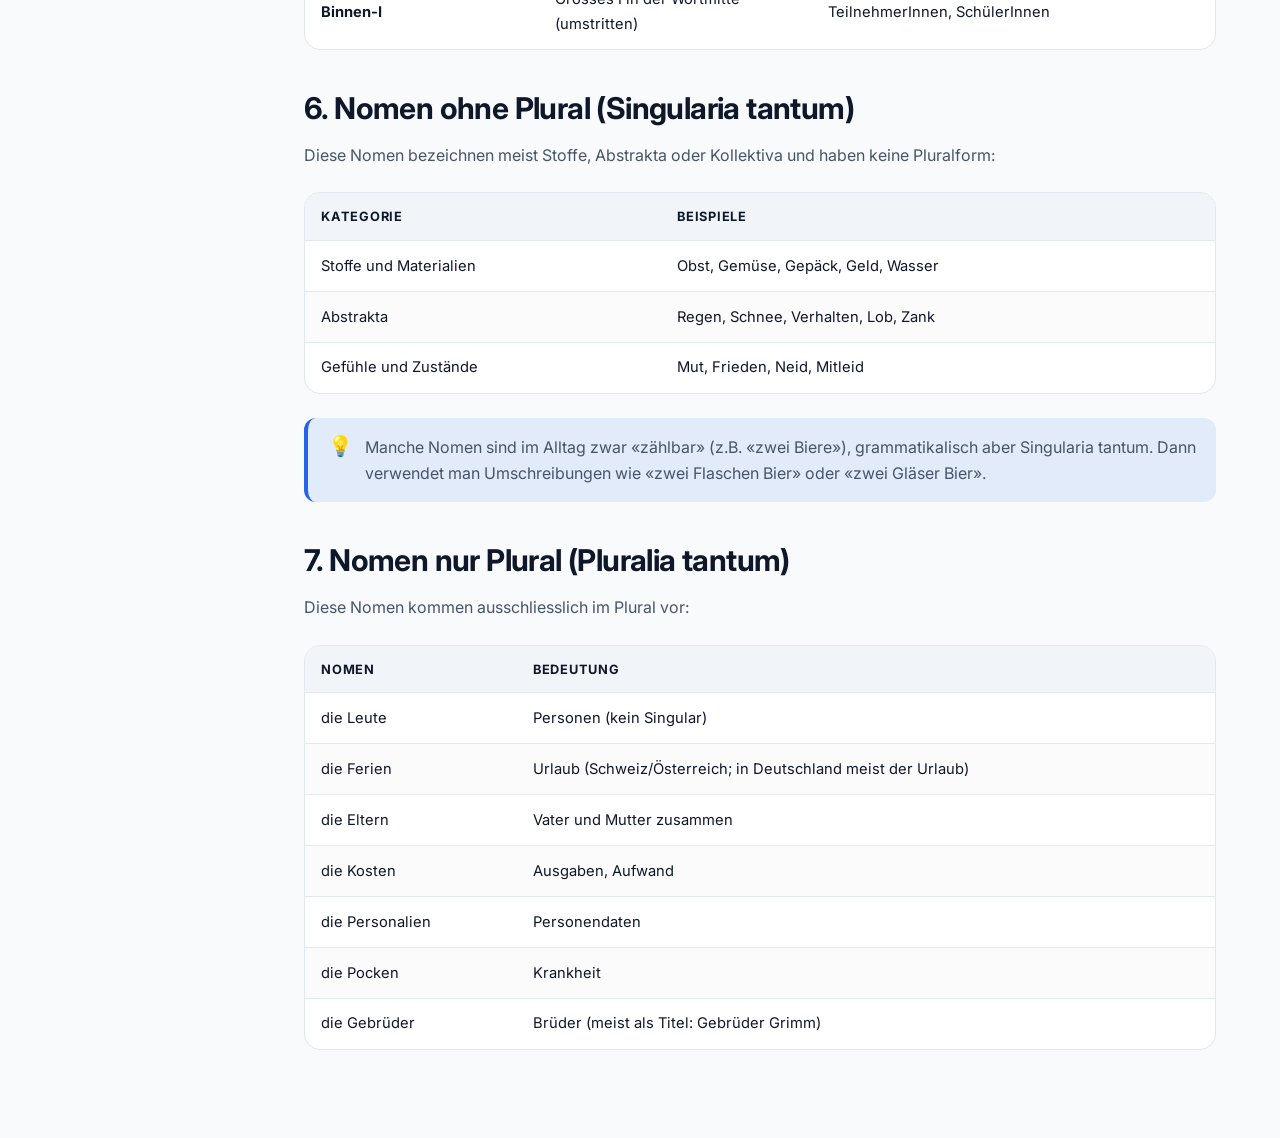
<file: pages/nomen.html>
<!DOCTYPE html>
<html lang="de" data-theme="dark">
<head>
<script>
(function() {
  const saved = localStorage.getItem('theme');
  const prefersDark = window.matchMedia('(prefers-color-scheme: dark)').matches;
  const theme = saved || (prefersDark ? 'dark' : 'dark');
  document.documentElement.setAttribute('data-theme', theme);
})();
</script>
<meta charset="UTF-8">
<meta name="viewport" content="width=device-width, initial-scale=1.0">
<title>Nomen – Deutsch Grammatik Master</title>
<link href="https://fonts.googleapis.com/css2?family=Inter:wght@400;500;600;700;800&display=swap" rel="stylesheet">
<link rel="stylesheet" href="../css/style.css">
</head>
<body>
<div class="app">
  <header class="header">
    <div class="header-left">
      <button class="nav-toggle" aria-label="Menü"><span></span><span></span><span></span></button>
      <a href="../index.html" class="logo"><div class="logo-icon">🇩🇪</div><span>Grammatik Master</span></a>
    </div>
    <div class="header-right">
      <div class="search-box">
        <span class="search-icon">🔍</span>
        <input type="text" id="globalSearch" placeholder="Suchen...">
        <div id="searchResults" class="search-results"></div>
      </div>
      <button class="btn-icon" id="themeBtn" onclick="APP.toggleTheme()" title="Theme wechseln">🌙</button>
    </div>
  </header>

  <aside class="sidebar">
    <div class="sidebar-section">Lernen</div>
    <ul class="sidebar-nav">
      <li><a href="../index.html"><span class="nav-icon">🏠</span> Dashboard</a></li>
      <li><a href="wortarten-grundlagen.html"><span class="nav-icon">🧩</span> Wortarten Grundlagen</a></li>
      <li><a href="nomen.html" class="active"><span class="nav-icon">📝</span> Nomen</a></li>
      <li><a href="adjektiv.html"><span class="nav-icon">🎨</span> Adjektiv</a></li>
      <li><a href="pronomen.html"><span class="nav-icon">👤</span> Pronomen</a></li>
      <li><a href="partikel.html"><span class="nav-icon">🔗</span> Partikel</a></li>
      <li><a href="verben.html"><span class="nav-icon">⚡</span> Verben</a></li>
      <li><a href="aktiv-passiv.html"><span class="nav-icon">🔄</span> Aktiv & Passiv</a></li>
      <li><a href="indirekte-rede.html"><span class="nav-icon">💬</span> Indirekte Rede</a></li>
    </ul>
    <div class="sidebar-section">Üben</div>
    <ul class="sidebar-nav">
      <li><a href="uebungen.html"><span class="nav-icon">✏️</span> Übungen</a></li>
      <li><a href="pruefung.html"><span class="nav-icon">🎯</span> Prüfungssimulation</a></li>
      <li><a href="lernplan.html"><span class="nav-icon">📅</span> Lernplan</a></li>
      <li><a href="zusammenfassung.html"><span class="nav-icon">📚</span> Zusammenfassung</a></li>
    </ul>
  </aside>

  <div class="sidebar-overlay"></div>

  <main class="main">
    <div class="content">
      <div class="breadcrumb">
        <a href="../index.html">Dashboard</a>
        <span class="breadcrumb-sep">/</span>
        <span>Nomen</span>
      </div>
      <div style="display:flex;align-items:center;gap:1rem;margin-bottom:1rem;flex-wrap:wrap;">
        <h1 style="margin:0;">📝 Nomen</h1>
        <span class="tag tag-outline">Genus · Numerus · Kasus · Deklination</span>
      </div>
      <p>Nomen (Substantive) sind die wichtigste Wortart. Sie werden grossgeschrieben und haben ein festes Geschlecht (Genus), eine Zahl (Numerus) und einen Fall (Kasus).</p>

      <div class="tabs">
        <button class="tab active">Theorie</button>
        <button class="tab">Quiz</button>
        <button class="tab">Lückentext</button>
        <button class="tab">Satzanalyse</button>
        <button class="tab">Kapiteltest</button>
        <button class="tab">Lernkarten</button>
      </div>

      <div class="tab-panel active">
        <h2>1. Geschlecht (Genus)</h2>
        <p>Jedes Nomen hat ein grammatisches Geschlecht, das sich am bestimmten Artikel in der Einzahl erkennen lässt:</p>
        <div class="table-wrap">
          <table>
            <thead><tr><th>Genus</th><th>Artikel</th><th>Beispiele</th></tr></thead>
            <tbody>
              <tr><td><strong>Maskulin</strong></td><td>der / ein</td><td>der Baum, der Mann, der Tisch</td></tr>
              <tr><td><strong>Feminin</strong></td><td>die / eine</td><td>die Wiese, die Frau, die Wand</td></tr>
              <tr><td><strong>Neutrum</strong></td><td>das / ein</td><td>das Tal, das Kind, das Haus</td></tr>
            </tbody>
          </table>
        </div>

        <div class="callout callout-info">
          <span class="callout-icon">💡</span>
          <div class="callout-content">
            <p><strong>Wichtig:</strong> Das grammatische Geschlecht stimmt nicht immer mit dem natürlichen Geschlecht überein. Es heisst <em>das Mädchen</em> (Neutrum) und <em>die Person</em> (Feminin), obwohl es sich um Personen handelt. Grammatisches Genus ≠ natürliches Geschlecht!</p>
          </div>
        </div>

        <h3>Endungen als Orientierungshilfe</h3>
        <div class="table-wrap">
          <table>
            <thead><tr><th>Endung</th><th>Genus</th><th>Beispiele</th></tr></thead>
            <tbody>
              <tr><td>-ung, -heit, -keit, -schaft, -tion, -tät, -ei</td><td>feminin</td><td>die Bildung, die Freiheit, die Mannschaft, die Universität, die Bäckerei</td></tr>
              <tr><td>-chen, -lein (Diminutive)</td><td>neutrum</td><td>das Mädchen, das Büchlein</td></tr>
              <tr><td>-tum, -ment</td><td>neutrum</td><td>das Eigentum, das Instrument, das Quantum</td></tr>
              <tr><td>-er, -en, -ismus</td><td>meist maskulin</td><td>der Lehrer, der Garten, der Tourismus</td></tr>
              <tr><td>-o, -ma</td><td>meist neutrum</td><td>das Auto, das Drama, das Thema</td></tr>
            </tbody>
          </table>
        </div>

        <h2>2. Einzahl und Mehrzahl (Numerus)</h2>
        <p>Nomen stehen entweder im Singular oder im Plural. Die Pluralform lässt sich nicht immer ableiten.</p>

        <h3>Pluralformen</h3>
        <div class="table-wrap">
          <table>
            <thead><tr><th>Merkmal</th><th>Singular</th><th>Plural</th></tr></thead>
            <tbody>
              <tr><td>Ohne Endung</td><td>der Löffel, das Raster, der Wagen</td><td>die Löffel, die Raster, die Wagen</td></tr>
              <tr><td>Mit Endung -e</td><td>der Monat, das Bild</td><td>die Monate, die Bilder</td></tr>
              <tr><td>Mit Endung -er</td><td>das Kind, das Haus</td><td>die Kinder, die Häuser</td></tr>
              <tr><td>Mit Endung -en / -n</td><td>die Frau, die Schule, der Student</td><td>die Frauen, die Schulen, die Studenten</td></tr>
              <tr><td>Mit Umlaut</td><td>die Tochter, das Haus, der Bruder</td><td>die Töchter, die Häuser, die Brüder</td></tr>
              <tr><td>Nur Singular</td><td>das Glück, das Publikum, der Regen</td><td>–</td></tr>
              <tr><td>Nur Plural</td><td>–</td><td>die Eltern, die Ferien, die Leute</td></tr>
            </tbody>
          </table>
        </div>

        <div class="callout callout-warning">
          <span class="callout-icon">⚠️</span>
          <div class="callout-content">
            <p>Im Deutschen gibt es <strong>keine Pluralform mit Apostroph</strong>. Schreibweisen wie «Handy's» oder «Pizza's» sind falsch! Richtig: die Handys, die Pizzas.</p>
          </div>
        </div>

        <h3>Homonyme: Gleiche Form, unterschiedliche Bedeutung</h3>
        <div class="table-wrap">
          <table>
            <thead><tr><th>Nomen</th><th>Bedeutung 1</th><th>Bedeutung 2</th></tr></thead>
            <tbody>
              <tr><td>der See / die See</td><td>Binnengewässer (Maskulin)</td><td>Meer (Feminin)</td></tr>
              <tr><td>der Mast / die Mast</td><td>hoher Pfahl (Maskulin)</td><td>Fütterung (Feminin)</td></tr>
              <tr><td>der Schild / das Schild</td><td>Schutzwaffe (Maskulin)</td><td>Tafel, Hinweis (Neutrum)</td></tr>
              <tr><td>das Gehalt / die Gehaltsabrechnung</td><td>Bezahlung (Neutrum)</td><td>Zusammensetzung (Fem. nur in Komposita)</td></tr>
              <tr><td>der Kristall / das Kristall</td><td>Edelstein (Maskulin)</td><td>Glas (Neutrum, umgangssprachlich)</td></tr>
              <tr><td>der Kunde / die Kundschaft</td><td>Käufer (Maskulin)</td><td>Kundenkreis (Feminin, Ableitung)</td></tr>
            </tbody>
          </table>
        </div>

        <h2>3. Die vier Fälle (Kasus)</h2>
        <p>Das Nomen kann in vier verschiedenen Fällen auftreten. Die Fälle erkennt man am besten mit der <strong>Fragemethode</strong>:</p>

        <div class="table-wrap">
          <table>
            <thead><tr><th>Fall</th><th>Frage</th><th>Beispiel</th></tr></thead>
            <tbody>
              <tr><td><strong>Nominativ</strong></td><td>Wer oder was?</td><td><span class="gram-nomen">Der Polizist</span> stoppt einen Autofahrer.</td></tr>
              <tr><td><strong>Akkusativ</strong></td><td>Wen oder was?</td><td>Er schreibt <span class="gram-nomen">einen Bussenzettel</span>.</td></tr>
              <tr><td><strong>Dativ</strong></td><td>Wem?</td><td>Er überreicht den Bussenzettel <span class="gram-nomen">dem Autofahrer</span>.</td></tr>
              <tr><td><strong>Genitiv</strong></td><td>Wessen?</td><td><span class="gram-nomen">Des Autofahrers</span> Ärger ist gross.</td></tr>
            </tbody>
          </table>
        </div>

        <h3>Übersicht: Bestimmter Artikel</h3>
        <div class="table-wrap">
          <table>
            <thead><tr><th>Fall</th><th>Maskulin</th><th>Feminin</th><th>Neutrum</th><th>Plural</th></tr></thead>
            <tbody>
              <tr><td>Nominativ</td><td>der Mann</td><td>die Frau</td><td>das Kind</td><td>die Leute</td></tr>
              <tr><td>Akkusativ</td><td>den Mann</td><td>die Frau</td><td>das Kind</td><td>die Leute</td></tr>
              <tr><td>Dativ</td><td>dem Mann</td><td>der Frau</td><td>dem Kind</td><td>den Leuten</td></tr>
              <tr><td>Genitiv</td><td>des Mannes</td><td>der Frau</td><td>des Kindes</td><td>der Leute</td></tr>
            </tbody>
          </table>
        </div>

        <h3>Übersicht: Unbestimmter Artikel</h3>
        <div class="table-wrap">
          <table>
            <thead><tr><th>Fall</th><th>Maskulin</th><th>Feminin</th><th>Neutrum</th></tr></thead>
            <tbody>
              <tr><td>Nominativ</td><td>ein Mann</td><td>eine Frau</td><td>ein Kind</td></tr>
              <tr><td>Akkusativ</td><td>einen Mann</td><td>eine Frau</td><td>ein Kind</td></tr>
              <tr><td>Dativ</td><td>einem Mann</td><td>einer Frau</td><td>einem Kind</td></tr>
              <tr><td>Genitiv</td><td>eines Mannes</td><td>einer Frau</td><td>eines Kindes</td></tr>
            </tbody>
          </table>
        </div>

        <h3>Plural (alle Genera)</h3>
        <div class="table-wrap">
          <table>
            <thead><tr><th>Fall</th><th>Pluralform</th></tr></thead>
            <tbody>
              <tr><td>Nominativ</td><td>die Frauen / Männer / Kinder</td></tr>
              <tr><td>Akkusativ</td><td>die Frauen / Männer / Kinder</td></tr>
              <tr><td>Dativ</td><td>den Frauen / Männern / Kindern</td></tr>
              <tr><td>Genitiv</td><td>der Frauen / Männer / Kinder</td></tr>
            </tbody>
          </table>
        </div>

        <h2>4. Deklinationen</h2>
        <p>Es gibt drei Deklinationsreihen:</p>
        <div class="table-wrap">
          <table>
            <thead><tr><th>Deklination</th><th>Genitiv-Merkmal</th><th>Betroffene Nomen</th><th>Beispiel</th></tr></thead>
            <tbody>
              <tr><td><strong>Nulldeklination</strong></td><td>ohne Endung</td><td>Alle femininen Nomen</td><td>der Gabel → der Gabel</td></tr>
              <tr><td><strong>s-Deklination</strong></td><td>-s / -es</td><td>Die meisten maskulinen und alle neutralen Nomen</td><td>des Baumes, des Kindes</td></tr>
              <tr><td><strong>n-Deklination</strong></td><td>-n / -en</td><td>Ein Teil der maskulinen Nomen</td><td>des Raben, des Menschen, des Studenten</td></tr>
            </tbody>
          </table>
        </div>

        <div class="callout callout-info">
          <span class="callout-icon">📌</span>
          <div class="callout-content">
            <p><strong>Merke:</strong> Im Plural gibt es nur für den Dativ eine besondere Endung: <strong>-n</strong> (den Bildern, den Frauen, den Kindern). Bei Pluralendungen auf -s fällt die Dativendung weg (den Handys, den Pizzas).</p>
          </div>
        </div>

        <h3>Spezialfall: Genitiv bei Eigennamen</h3>
        <p>Personen- und Tiernamen erhalten im Genitiv ein <strong>-s</strong> ohne Apostroph: Erikas Büro, Peters Auto, Londons Nobelviertel.</p>
        <p>Endet der Name bereits auf <strong>-s, -ß, -z, -tz, -x</strong>, kommt ein <strong>Apostroph</strong>: Max' Spezialrezept, Sokrates' Lehren, Felix' Fahrrad.</p>

        <h2>5. Geschlechtsneutrale Sprache</h2>
        <div class="table-wrap">
          <table>
            <thead><tr><th>Form</th><th>Erklärung</th><th>Beispiel</th></tr></thead>
            <tbody>
              <tr><td><strong>Paarformel</strong></td><td>Männliche und weibliche Form nennen</td><td>Teilnehmerinnen und Teilnehmer, Schülerinnen und Schüler</td></tr>
              <tr><td><strong>Geschlechtsneutrales Nomen</strong></td><td>Bezeichnet Personen ohne Genus</td><td>Kursmitglieder, Studierende, Fachkräfte</td></tr>
              <tr><td><strong>Binnen-I</strong></td><td>Grosses I in der Wortmitte (umstritten)</td><td>TeilnehmerInnen, SchülerInnen</td></tr>
            </tbody>
          </table>
        </div>

        <h2>6. Nomen ohne Plural (Singularia tantum)</h2>
        <p>Diese Nomen bezeichnen meist Stoffe, Abstrakta oder Kollektiva und haben keine Pluralform:</p>
        <div class="table-wrap">
          <table>
            <thead><tr><th>Kategorie</th><th>Beispiele</th></tr></thead>
            <tbody>
              <tr><td>Stoffe und Materialien</td><td>Obst, Gemüse, Gepäck, Geld, Wasser</td></tr>
              <tr><td>Abstrakta</td><td>Regen, Schnee, Verhalten, Lob, Zank</td></tr>
              <tr><td>Gefühle und Zustände</td><td>Mut, Frieden, Neid, Mitleid</td></tr>
            </tbody>
          </table>
        </div>
        <div class="callout callout-info">
          <span class="callout-icon">💡</span>
          <div class="callout-content">
            <p>Manche Nomen sind im Alltag zwar «zählbar» (z.B. «zwei Biere»), grammatikalisch aber Singularia tantum. Dann verwendet man Umschreibungen wie «zwei Flaschen Bier» oder «zwei Gläser Bier».</p>
          </div>
        </div>

        <h2>7. Nomen nur Plural (Pluralia tantum)</h2>
        <p>Diese Nomen kommen ausschliesslich im Plural vor:</p>
        <div class="table-wrap">
          <table>
            <thead><tr><th>Nomen</th><th>Bedeutung</th></tr></thead>
            <tbody>
              <tr><td>die Leute</td><td>Personen (kein Singular)</td></tr>
              <tr><td>die Ferien</td><td>Urlaub (Schweiz/Österreich; in Deutschland meist der Urlaub)</td></tr>
              <tr><td>die Eltern</td><td>Vater und Mutter zusammen</td></tr>
              <tr><td>die Kosten</td><td>Ausgaben, Aufwand</td></tr>
              <tr><td>die Personalien</td><td>Personendaten</td></tr>
              <tr><td>die Pocken</td><td>Krankheit</td></tr>
              <tr><td>die Gebrüder</td><td>Brüder (meist als Titel: Gebrüder Grimm)</td></tr>
            </tbody>
          </table>
        </div>
      </div>

      <div class="tab-panel">
        <h2>🎯 Quiz: Nomen (15 Fragen)</h2>
        <div id="nomen-quiz"></div>
      </div>

      <div class="tab-panel">
        <h2>✏️ Lückentext: Nomen (15 Sätze)</h2>
        <div id="nomen-input"></div>
      </div>

      <div class="tab-panel">
        <h2>🔍 Satzanalyse (10 Sätze)</h2>
        <p>Fahre mit der Maus über die farbigen Wörter, um die grammatische Analyse zu sehen.</p>
        <div style="margin-top:1.5rem;">
          <h4>Satz 1</h4>
          <div id="sa1"></div>
        </div>
        <div style="margin-top:1.5rem;">
          <h4>Satz 2</h4>
          <div id="sa2"></div>
        </div>
        <div style="margin-top:1.5rem;">
          <h4>Satz 3</h4>
          <div id="sa3"></div>
        </div>
        <div style="margin-top:1.5rem;">
          <h4>Satz 4</h4>
          <div id="sa4"></div>
        </div>
        <div style="margin-top:1.5rem;">
          <h4>Satz 5</h4>
          <div id="sa5"></div>
        </div>
        <div style="margin-top:1.5rem;">
          <h4>Satz 6</h4>
          <div id="sa6"></div>
        </div>
        <div style="margin-top:1.5rem;">
          <h4>Satz 7</h4>
          <div id="sa7"></div>
        </div>
        <div style="margin-top:1.5rem;">
          <h4>Satz 8</h4>
          <div id="sa8"></div>
        </div>
        <div style="margin-top:1.5rem;">
          <h4>Satz 9</h4>
          <div id="sa9"></div>
        </div>
        <div style="margin-top:1.5rem;">
          <h4>Satz 10</h4>
          <div id="sa10"></div>
        </div>
      </div>

      <div class="tab-panel">
        <h2>🎓 Kapiteltest: Nomen (20 Fragen)</h2>
        <div id="nomen-test"></div>
      </div>

      <div class="tab-panel">
        <h2>🃏 Lernkarten (8 Karten)</h2>
        <div id="nomen-flashcards"></div>
      </div>
    </div>
  </main>
</div>
<script src="../js/app.js"></script>
<script>
APP.markVisited('nomen');
APP.init();

// ===== QUIZ (15 Fragen) =====
const nomenQuestions = [
  { question: "Welches Genus hat 'das Mädchen'?", options: ["Maskulin","Feminin","Neutrum"], answer: 2, explanation: "Diminutive auf -chen sind immer neutrum." },
  { question: "Welcher Fall wird mit 'Wen oder was?' erfragt?", options: ["Nominativ","Akkusativ","Dativ","Genitiv"], answer: 1, explanation: "Der Akkusativ fragt nach dem direkten Objekt: Wen oder was?" },
  { question: "Wie lautet der Genitiv Singular von 'der Mann'?", options: ["des Manns","des Mannes","des Mann","der Mann"], answer: 1, explanation: "Nomen der s-Deklination bilden den Genitiv mit -es: des Mannes." },
  { question: "Welche Endung deutet meist auf feminines Genus hin?", options: ["-ung","-chen","-tum","-er"], answer: 0, explanation: "Endungen wie -ung, -heit, -keit, -schaft sind fast immer feminin." },
  { question: "Wie lautet der Plural von 'das Haus'?", options: ["die Hause","die Häuser","die Häusen","die Haus"], answer: 1, explanation: "Haus bildet den Plural mit Umlaut und -er: die Häuser." },
  { question: "Welcher Artikel steht im Dativ Plural für alle Genera?", options: ["die","den","der","dem"], answer: 1, explanation: "Im Dativ Plural heisst der Artikel für alle Genera 'den'." },
  { question: "Welches Nomen hat nur Pluralformen?", options: ["das Glück","die Eltern","der Tisch","die Frau"], answer: 1, explanation: "'Eltern', 'Leute' und 'Ferien' kommen nur im Plural vor." },
  { question: "Wie lautet der Genitiv von 'Hans'?", options: ["Hans","Hans'","Hanses","von Hans"], answer: 1, explanation: "Eigennamen auf -s erhalten im Genitiv einen Apostroph: Hans' Buch." },
  { question: "Welches Genus hat ein Nomen auf '-chen'?", options: ["Maskulin","Feminin","Neutrum"], answer: 2, explanation: "Alle Diminutive auf -chen und -lein sind neutrum." },
  { question: "Wie heisst der bestimmte Artikel im Akkusativ Maskulin?", options: ["der","den","dem","des"], answer: 1, explanation: "Im Akkusativ Maskulin lautet der bestimmte Artikel 'den': den Mann." },
  { question: "Welches Nomen gehört zur n-Deklination?", options: ["der Baum","der Mensch","das Haus","die Frau"], answer: 1, explanation: "'Mensch', 'Student', 'Rabe', 'Herr' gehören zur n-Deklination." },
  { question: "Welches Nomen hat keinen Plural?", options: ["die Eltern","der Regen","die Ferien","die Leute"], answer: 1, explanation: "'Regen' ist ein Singulariatantum und hat keine Pluralform." },
  { question: "Was ist ein Beispiel für eine Paarformel?", options: ["TeilnehmerInnen","Studierende","Teilnehmerinnen und Teilnehmer","der Kunde"], answer: 2, explanation: "Paarformeln nennen die weibliche und männliche Form getrennt." },
  { question: "Welche Endung hat der Dativ Plural?", options: ["-s","-n","-en","-er"], answer: 1, explanation: "Im Dativ Plural erhält das Nomen die Endung -n (den Frauen, den Kindern)." },
  { question: "Wann setzt man beim Genitiv von Eigennamen einen Apostroph?", options: ["Immer","Nie","Wenn der Name auf -s, -ß, -z, -tz, -x endet","Nur bei Frauennamen"], answer: 2, explanation: "Ein Apostroph steht nur, wenn der Name auf -s, -ß, -z, -tz oder -x endet: Max' Auto." }
];

// ===== LÜCKENTEXT (15 Sätze) =====
const nomenInputs = [
  { before: "Der Lehrer gibt", answer: "dem Schüler", after: "ein Buch. (Wem? → Dativ)" },
  { before: "Die Farbe", answer: "des Autos", after: "ist rot. (Wessen? → Genitiv)" },
  { before: "Ich sehe", answer: "den Hund", after: "im Park. (Wen? → Akkusativ)" },
  { before: "", answer: "Die Kinder", after: "spielen im Garten. (Wer? → Nominativ)" },
  { before: "Die Türen", answer: "des Schranks", after: "sind offen. (Wessen? → Genitiv)" },
  { before: "Wir helfen", answer: "den Nachbarn", after: "beim Umzug. (Wem? → Dativ Plural)" },
  { before: "Sie kauft", answer: "eine Tasche", after: "in der Stadt. (Was? → Akkusativ Fem.)" },
  { before: "Der Plural von 'das Kind' lautet", answer: "die Kinder", after: ". (Plural mit -er)" },
  { before: "", answer: "Des Studenten", after: "Noten sind sehr gut. (Genitiv n-Deklination)" },
  { before: "Ich gebe", answer: "dem Mann", after: "den Schlüssel. (Wem? → Dativ Mask.)" },
  { before: "Die Schüler lesen", answer: "die Bücher", after: "im Unterricht. (Was? → Akkusativ Plural)" },
  { before: "", answer: "Das Mädchen", after: "tanzt schön. (Wer? → Nominativ Neutrum)" },
  { before: "Er erzählt von", answer: "den Ferien", after: "in Spanien. (Nur Plural)" },
  { before: "Der Genitiv von 'Peter' heisst", answer: "Peters", after: "(ohne Apostroph)." },
  { before: "Die Mehrzahl von 'die Frau' ist", answer: "die Frauen", after: ". (Plural auf -en)" }
];

// ===== SATZANALYSE (10 Sätze) =====
const saData = [
  { id: 'sa1', sentence: 'Der Lehrer gibt dem Schüler ein Buch.', analysis: { 'der': 'Artikel, Nominativ, Maskulin, Singular', 'lehrer': 'Nomen, Nominativ, Maskulin, Singular, Subjekt', 'gibt': 'Verb, Präsens', 'dem': 'Artikel, Dativ, Maskulin, Singular', 'schüler': 'Nomen, Dativ, Maskulin, Singular, n-Deklination, indirektes Objekt', 'ein': 'Artikel, Akkusativ, Neutrum, Singular', 'buch': 'Nomen, Akkusativ, Neutrum, Singular, direktes Objekt' } },
  { id: 'sa2', sentence: 'Die Farbe des Autos ist rot.', analysis: { 'die': 'Artikel, Nominativ, Feminin, Singular', 'farbe': 'Nomen, Nominativ, Feminin, Singular, Subjekt', 'des': 'Artikel, Genitiv, Neutrum, Singular', 'autos': 'Nomen, Genitiv, Neutrum, Singular, s-Deklination', 'ist': 'Verb, Präsens', 'rot': 'Adjektiv, Prädikativ' } },
  { id: 'sa3', sentence: 'Ich sehe den Hund im Park.', analysis: { 'ich': 'Personalpronomen, Nominativ, Singular, Subjekt', 'sehe': 'Verb, Präsens', 'den': 'Artikel, Akkusativ, Maskulin, Singular', 'hund': 'Nomen, Akkusativ, Maskulin, Singular, direktes Objekt', 'im': 'Präposition + Artikel, Dativ', 'park': 'Nomen, Dativ, Maskulin, Singular' } },
  { id: 'sa4', sentence: 'Die Kinder spielen im Garten.', analysis: { 'die': 'Artikel, Nominativ, Plural', 'kinder': 'Nomen, Nominativ, Neutrum, Plural, Subjekt', 'spielen': 'Verb, Präsens', 'im': 'Präposition + Artikel, Dativ', 'garten': 'Nomen, Dativ, Maskulin, Singular' } },
  { id: 'sa5', sentence: 'Des Mannes Auto ist neu.', analysis: { 'des': 'Artikel, Genitiv, Maskulin, Singular', 'mannes': 'Nomen, Genitiv, Maskulin, Singular, s-Deklination', 'auto': 'Nomen, Nominativ, Neutrum, Singular, Subjekt', 'ist': 'Verb, Präsens', 'neu': 'Adjektiv, Prädikativ' } },
  { id: 'sa6', sentence: 'Wir helfen den Nachbarn beim Umzug.', analysis: { 'wir': 'Personalpronomen, Nominativ, Plural, Subjekt', 'helfen': 'Verb, Präsens', 'den': 'Artikel, Dativ, Plural', 'nachbarn': 'Nomen, Dativ, Maskulin, Plural, n-Deklination, indirektes Objekt', 'beim': 'Präposition + Artikel, Dativ', 'umzug': 'Nomen, Dativ, Maskulin, Singular' } },
  { id: 'sa7', sentence: 'Das Mädchen liest die Geschichte.', analysis: { 'das': 'Artikel, Nominativ, Neutrum, Singular', 'mädchen': 'Nomen, Nominativ, Neutrum, Singular, Subjekt', 'liest': 'Verb, Präsens', 'die': 'Artikel, Akkusativ, Feminin, Singular', 'geschichte': 'Nomen, Akkusativ, Feminin, Singular, direktes Objekt' } },
  { id: 'sa8', sentence: 'Die Eltern kaufen den Kindern Geschenke.', analysis: { 'die': 'Artikel, Nominativ, Plural', 'eltern': 'Nomen, Nominativ, Plural, Subjekt', 'kaufen': 'Verb, Präsens', 'den': 'Artikel, Dativ, Plural', 'kindern': 'Nomen, Dativ, Neutrum, Plural, indirektes Objekt', 'geschenke': 'Nomen, Akkusativ, Neutrum, Plural, direktes Objekt' } },
  { id: 'sa9', sentence: "Max' Fahrrad steht im Keller.", analysis: { "max'": 'Eigenname, Genitiv, Maskulin, Singular', 'fahrrad': 'Nomen, Nominativ, Neutrum, Singular, Subjekt', 'steht': 'Verb, Präsens', 'im': 'Präposition + Artikel, Dativ', 'keller': 'Nomen, Dativ, Maskulin, Singular' } },
  { id: 'sa10', sentence: 'Die Studenten lernen für die Prüfung.', analysis: { 'die': 'Artikel, Nominativ, Plural', 'studenten': 'Nomen, Nominativ, Maskulin, Plural, n-Deklination, Subjekt', 'lernen': 'Verb, Präsens', 'für': 'Präposition, Akkusativ', 'die': 'Artikel, Akkusativ, Feminin, Singular', 'prüfung': 'Nomen, Akkusativ, Feminin, Singular' } }
];

// ===== KAPITELTEST (20 Fragen) =====
const nomenTest = [
  { question: "Welcher Artikel passt zu 'Bildung'?", options: ["der","die","das"], answer: 1, explanation: "Nomen auf -ung sind feminin: die Bildung." },
  { question: "Wie lautet der Genitiv Plural von 'die Frau'?", options: ["der Frauen","den Frauen","die Frauen","des Frauen"], answer: 0, explanation: "Im Genitiv Plural lautet der Artikel 'der': der Frauen." },
  { question: "Welches Nomen ist ein Plurale tantum?", options: ["das Gepäck","die Kosten","der Zank","das Obst"], answer: 1, explanation: "'Kosten' kommt nur im Plural vor." },
  { question: "Welche Endung hat der Dativ Plural von Nomen?", options: ["-s","-n","-en","-e"], answer: 1, explanation: "Im Dativ Plural erhält das Nomen -n (den Frauen)." },
  { question: "Wie lautet der Genitiv von 'der Student'?", options: ["des Students","des Studenten","des Studentes","der Student"], answer: 1, explanation: "'Student' gehört zur n-Deklination: des Studenten." },
  { question: "Welches Genus hat 'das Auto'?", options: ["Maskulin","Feminin","Neutrum"], answer: 2, explanation: "Nomen auf -o sind meist neutrum: das Auto." },
  { question: "Was ist der Akkusativ von 'ein Buch'?", options: ["einem Buch","eines Buches","ein Buch","einen Buch"], answer: 2, explanation: "Im Akkusativ Neutrum bleibt 'ein Buch' unverändert." },
  { question: "Welche Form ist geschlechtsneutral?", options: ["Teilnehmer und Teilnehmerinnen","Studierende","SchülerInnen","alle"], answer: 3, explanation: "Alle drei Formen dienen der geschlechtsneutralen Sprache." },
  { question: "Wie fragt man nach dem Dativ?", options: ["Wer?","Wen?","Wem?","Wessen?"], answer: 2, explanation: "Der Dativ wird mit 'Wem?' erfragt." },
  { question: "Welches Nomen hat keinen Plural?", options: ["die Leute","das Gepäck","die Ferien","die Eltern"], answer: 1, explanation: "'Gepäck' ist ein Singulare tantum." },
  { question: "Wie lautet der Plural von 'der Bruder'?", options: ["die Bruders","die Brüder","die Bruder","die Brüdern"], answer: 1, explanation: "'Bruder' bildet den Plural mit Umlaut: die Brüder." },
  { question: "Welcher Fall ist 'des Kindes'?", options: ["Nominativ","Akkusativ","Dativ","Genitiv"], answer: 3, explanation: "'des Kindes' ist Genitiv Singular (s-Deklination)." },
  { question: "Welche Endung deutet auf Neutrum hin?", options: ["-ung","-chen","-heit","-schaft"], answer: 1, explanation: "Diminutive auf -chen sind immer neutrum." },
  { question: "Wie lautet der Genitiv von 'Fritz'?", options: ["Fritzs","Fritz'","Fritzes","Fritz"], answer: 1, explanation: "Namen auf -z erhalten einen Apostroph: Fritz' Haus." },
  { question: "Was bedeutet 'die See' (Feminin)?", options: ["Binnengewässer","Meer","Fluss","Teich"], answer: 1, explanation: "'die See' (Feminin) bedeutet Meer; 'der See' (Maskulin) bedeutet Binnengewässer." },
  { question: "Welche Deklination haben feminine Nomen?", options: ["s-Deklination","n-Deklination","Nulldeklination","alle"], answer: 2, explanation: "Feminine Nomen haben die Nulldeklination (keine Endung im Genitiv)." },
  { question: "Wie lautet der Dativ Singular von 'die Schule'?", options: ["die Schule","der Schule","den Schule","dem Schule"], answer: 1, explanation: "Im Dativ Feminin lautet der Artikel 'der': der Schule." },
  { question: "Welches Nomen gehört NICHT zur n-Deklination?", options: ["der Mensch","der Student","der Baum","der Herr"], answer: 2, explanation: "'Baum' gehört zur s-Deklination, nicht zur n-Deklination." },
  { question: "Was ist falsch?", options: ["die Handys","die Pizza's","die Autos","die Kinder"], answer: 1, explanation: "Im Deutschen gibt es keinen Plural mit Apostroph. Richtig: die Pizzas." },
  { question: "Welcher Artikel steht im Akkusativ Feminin?", options: ["die","der","den","dem"], answer: 0, explanation: "Im Akkusativ Feminin bleibt der Artikel 'die': die Frau." }
];

// ===== FLASHCARDS (8 Karten) =====
const nomenCards = [
  { front: "Wie erkennt man ein Nomen?", back: "Grossschreibung + festes Genus", detail: "Nomen werden grossgeschrieben und haben ein grammatisches Geschlecht (der, die, das)." },
  { front: "Nominativ – Frage?", back: "Wer oder was?", detail: "Der Nominativ ist der Wer-Fall. Das Nomen ist Subjekt des Satzes." },
  { front: "Akkusativ – Frage?", back: "Wen oder was?", detail: "Der Akkusativ ist der Wen-Fall. Das Nomen ist direktes Objekt." },
  { front: "Dativ – Frage?", back: "Wem?", detail: "Der Dativ ist der Wem-Fall. Das Nomen ist indirektes Objekt." },
  { front: "Genitiv – Frage?", back: "Wessen?", detail: "Der Genitiv ist der Wessen-Fall. Zeigt Besitz oder Zugehörigkeit an." },
  { front: "Pluralbildung mit Umlaut", back: "die Töchter, die Häuser", detail: "Manche Nomen bilden den Plural mit Umlaut (a→ä, o→ö, u→ü) + Endung." },
  { front: "n-Deklination", back: "des Raben, des Menschen", detail: "Manche maskuline Nomen auf -e und Fremdwörter auf -and, -ant, -ent haben im Genitiv -n." },
  { front: "Nur-Plural-Nomen", back: "die Eltern, die Ferien, die Leute", detail: "Diese Nomen kommen ausschliesslich im Plural vor und haben keine Singularform." }
];

// ===== INIT EXERCISES ON TAB CLICK =====
function initAllNomenExercises() {
  // Quiz
  const quizEl = document.getElementById('nomen-quiz');
  if (quizEl && !quizEl.dataset.init) {
    new ExerciseEngine('nomen-quiz', nomenQuestions, 'nomen', 'quiz');
    quizEl.dataset.init = '1';
  }
  
  // Lückentext
  const inputEl = document.getElementById('nomen-input');
  if (inputEl && !inputEl.dataset.init) {
    new InputExerciseEngine('nomen-input', nomenInputs, 'nomen', 'lueckentext');
    inputEl.dataset.init = '1';
  }
  
  // Satzanalyse
  const saEl = document.getElementById('sa1');
  if (saEl && !saEl.dataset.init) {
    saData.forEach(s => {
      new SatzanalyseTool(s.id, s.sentence, s.analysis);
    });
    saEl.dataset.init = '1';
  }
  
  // Kapiteltest
  const testEl = document.getElementById('nomen-test');
  if (testEl && !testEl.dataset.init) {
    new ExerciseEngine('nomen-test', nomenTest, 'nomen', 'kapiteltest');
    testEl.dataset.init = '1';
  }
  
  // Lernkarten
  const flashEl = document.getElementById('nomen-flashcards');
  if (flashEl && !flashEl.dataset.init) {
    new FlashcardEngine('nomen-flashcards', nomenCards);
    flashEl.dataset.init = '1';
  }
}

// Initialize all exercises after a short delay to ensure DOM is ready
setTimeout(initAllNomenExercises, 100);
</script>
</body>
</html>
</file>
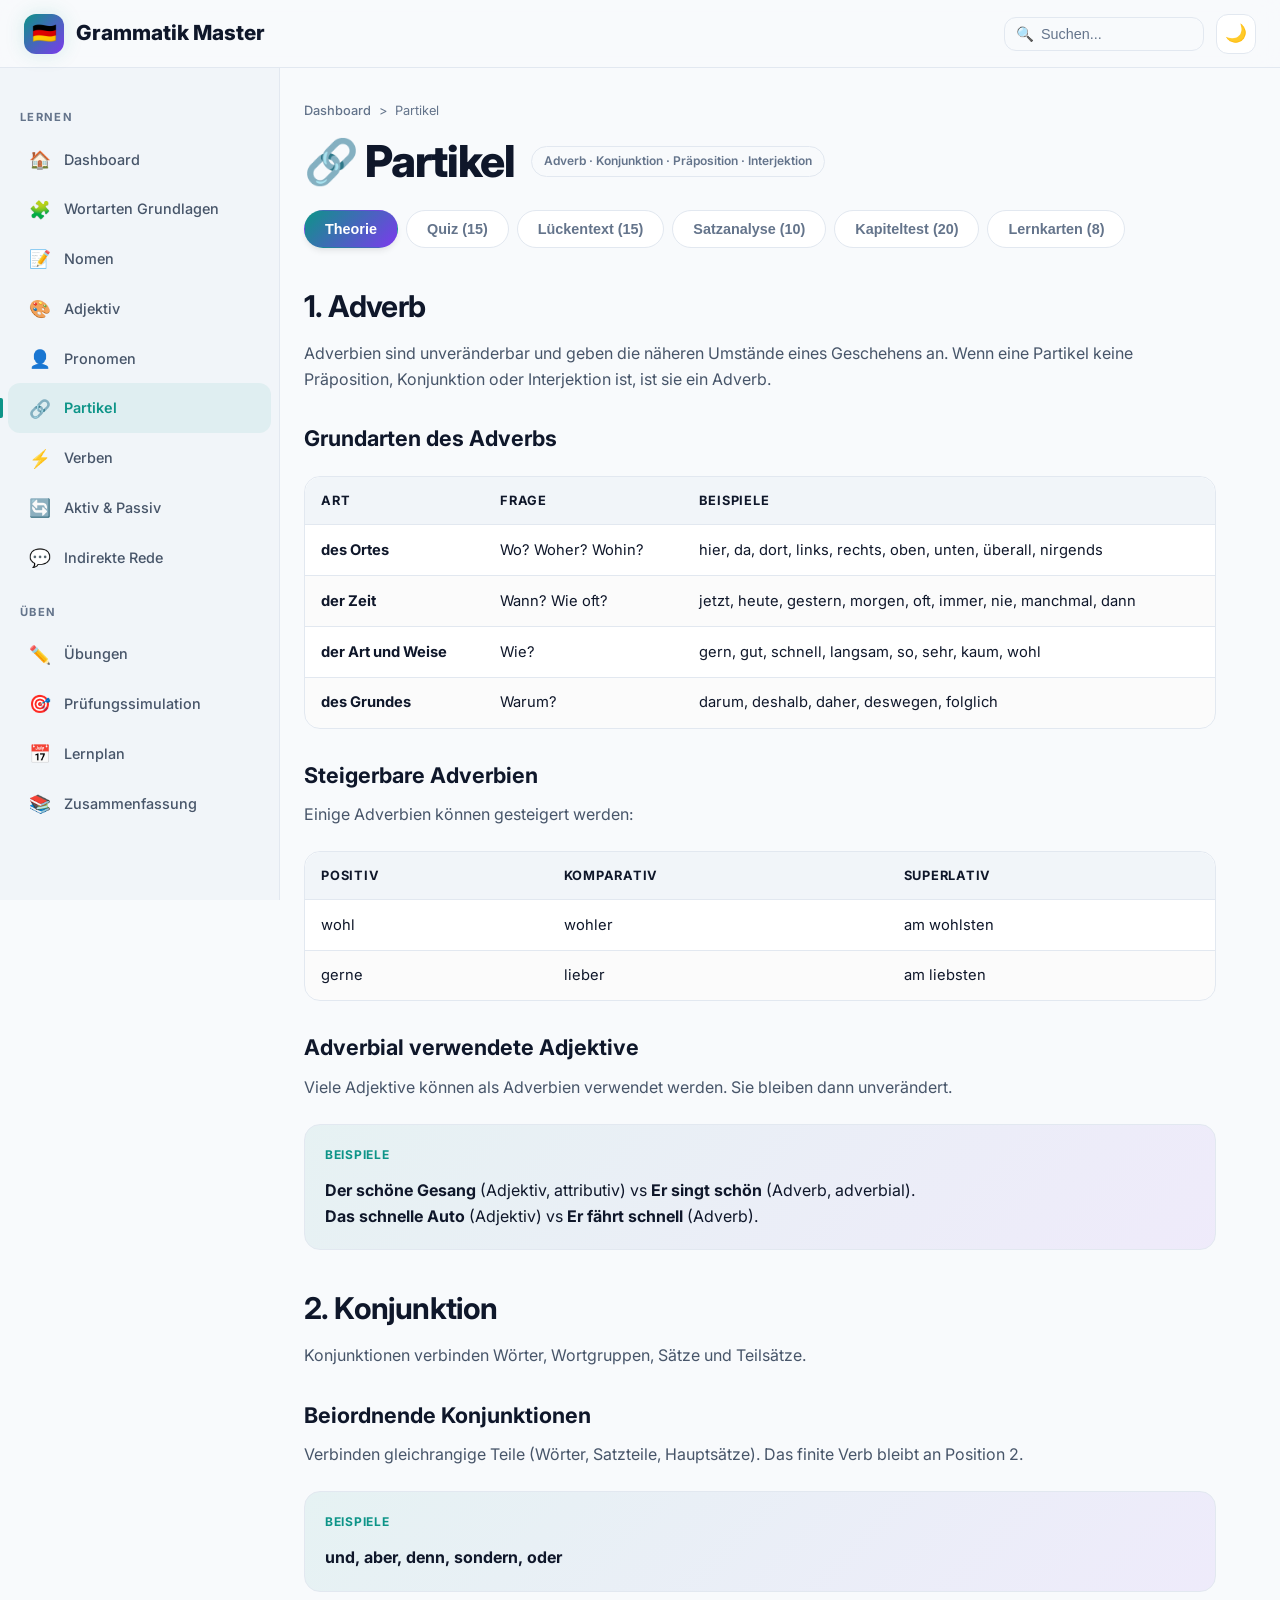
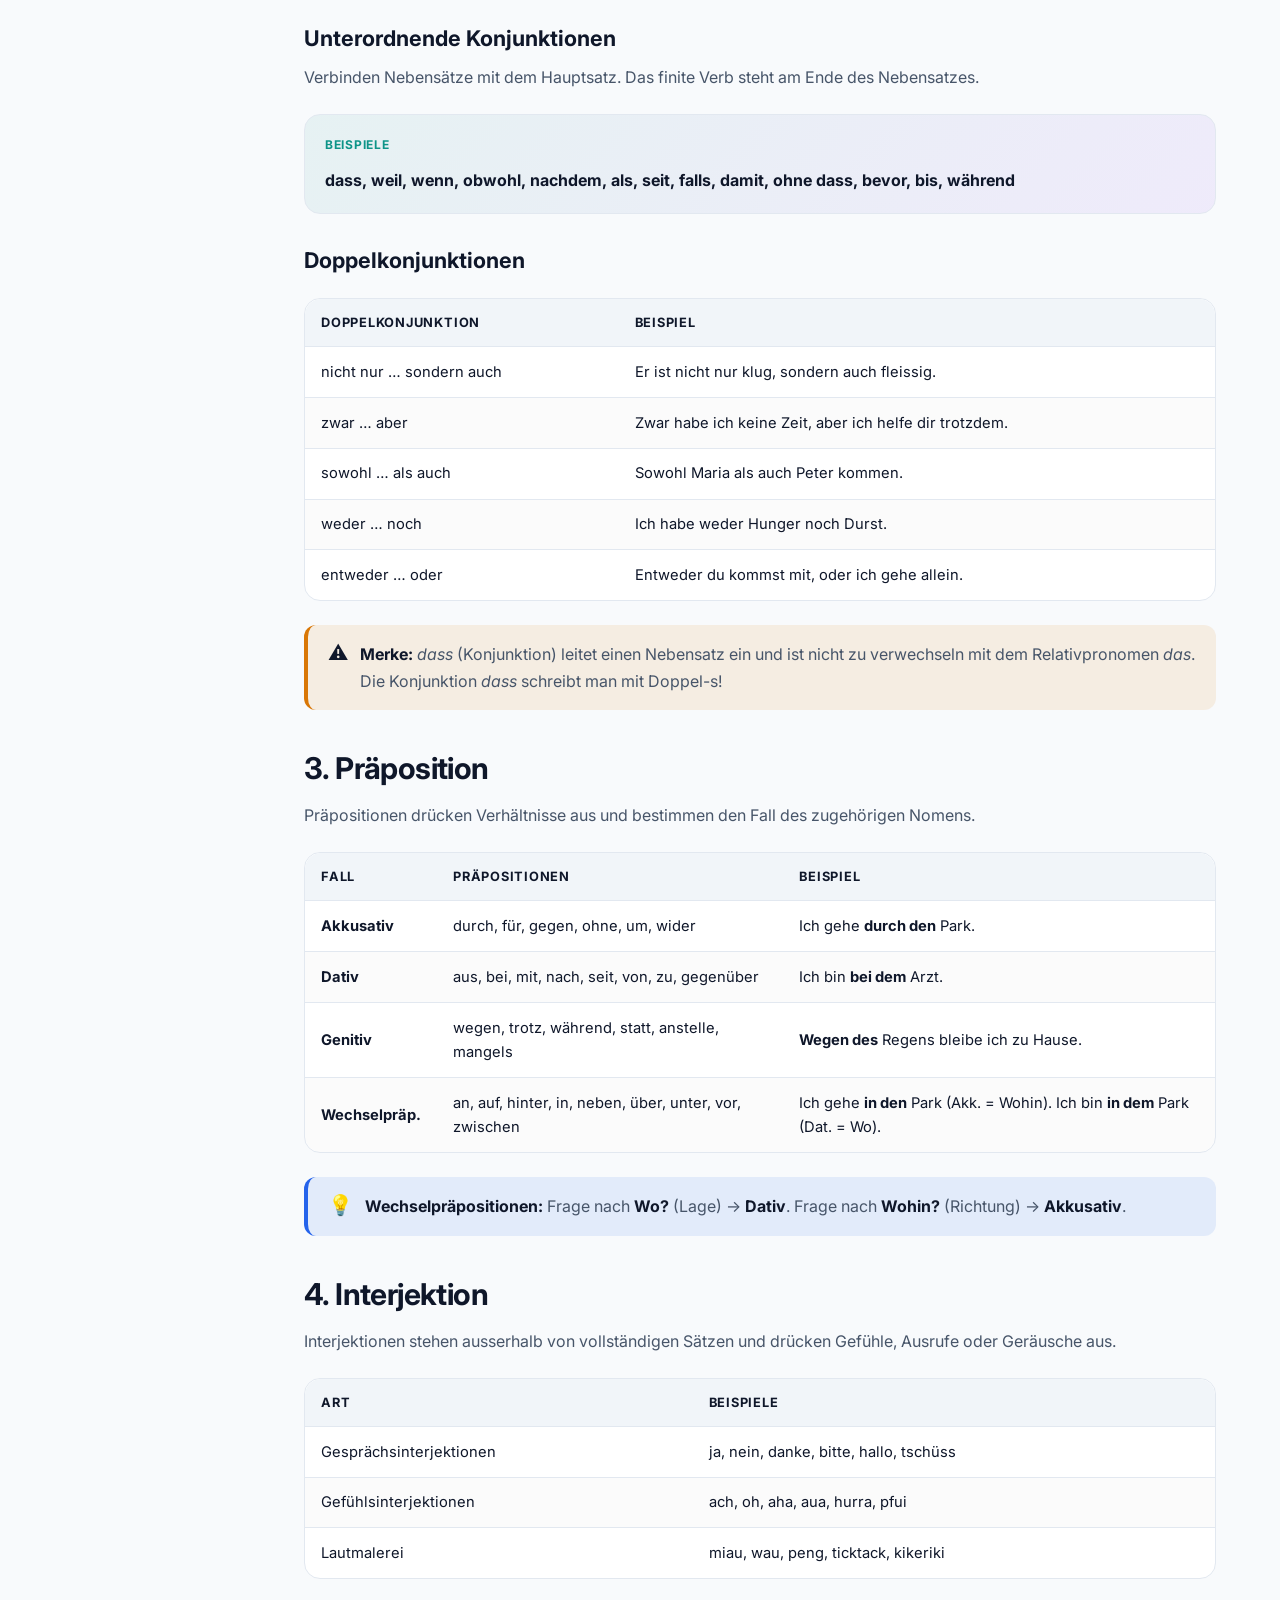
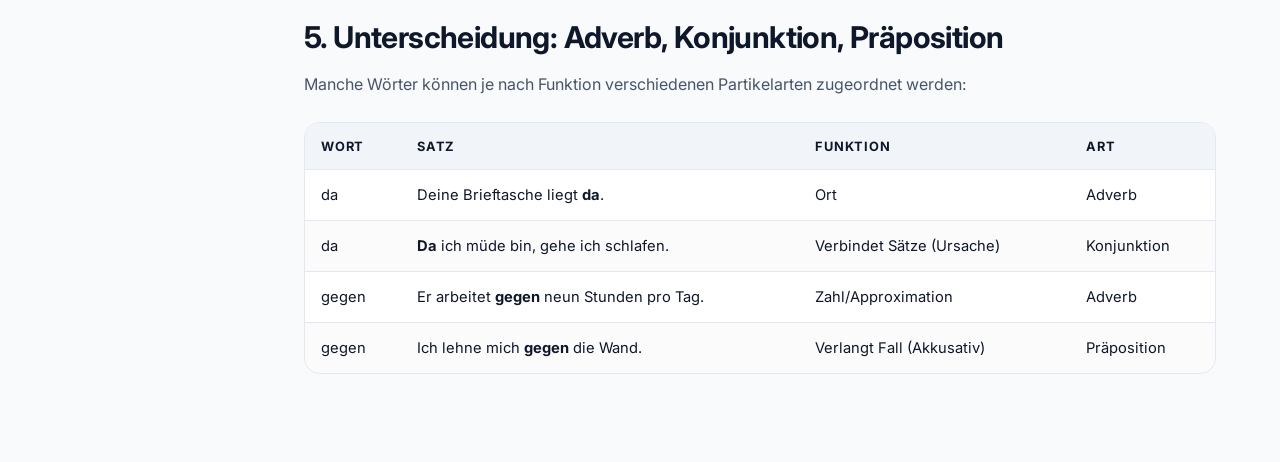
<file: pages/partikel.html>
<!DOCTYPE html>
<html lang="de" data-theme="dark">
<head>
<script>
(function() {
  const saved = localStorage.getItem('theme');
  const prefersDark = window.matchMedia('(prefers-color-scheme: dark)').matches;
  const theme = saved || (prefersDark ? 'dark' : 'dark');
  document.documentElement.setAttribute('data-theme', theme);
})();
</script>
<meta charset="UTF-8">
<meta name="viewport" content="width=device-width, initial-scale=1.0">
<title>Partikel – Deutsch Grammatik Master</title>
<link href="https://fonts.googleapis.com/css2?family=Inter:wght@400;500;600;700;800&display=swap" rel="stylesheet">
<link rel="stylesheet" href="../css/style.css">
</head>
<body>
<div class="app">
  <header class="header">
    <div class="header-left">
      <button class="nav-toggle" aria-label="Menü"><span></span><span></span><span></span></button>
      <a href="../index.html" class="logo"><div class="logo-icon">🇩🇪</div><span>Grammatik Master</span></a>
    </div>
    <div class="header-right">
      <div class="search-box">
        <span class="search-icon">🔍</span>
        <input type="text" id="globalSearch" placeholder="Suchen...">
        <div class="search-results" id="searchResults"></div>
      </div>
      <button class="btn-icon" id="themeBtn" onclick="APP.toggleTheme()" title="Theme wechseln">🌙</button>
    </div>
  </header>

  <aside class="sidebar">
    <div class="sidebar-section">Lernen</div>
    <ul class="sidebar-nav">
      <li><a href="../index.html"><span class="nav-icon">🏠</span> Dashboard</a></li>
      <li><a href="wortarten-grundlagen.html"><span class="nav-icon">🧩</span> Wortarten Grundlagen</a></li>
      <li><a href="nomen.html"><span class="nav-icon">📝</span> Nomen</a></li>
      <li><a href="adjektiv.html"><span class="nav-icon">🎨</span> Adjektiv</a></li>
      <li><a href="pronomen.html"><span class="nav-icon">👤</span> Pronomen</a></li>
      <li><a href="partikel.html" class="active"><span class="nav-icon">🔗</span> Partikel</a></li>
      <li><a href="verben.html"><span class="nav-icon">⚡</span> Verben</a></li>
      <li><a href="aktiv-passiv.html"><span class="nav-icon">🔄</span> Aktiv & Passiv</a></li>
      <li><a href="indirekte-rede.html"><span class="nav-icon">💬</span> Indirekte Rede</a></li>
    </ul>
    <div class="sidebar-section">Üben</div>
    <ul class="sidebar-nav">
      <li><a href="uebungen.html"><span class="nav-icon">✏️</span> Übungen</a></li>
      <li><a href="pruefung.html"><span class="nav-icon">🎯</span> Prüfungssimulation</a></li>
      <li><a href="lernplan.html"><span class="nav-icon">📅</span> Lernplan</a></li>
      <li><a href="zusammenfassung.html"><span class="nav-icon">📚</span> Zusammenfassung</a></li>
    </ul>
  </aside>

  <div class="sidebar-overlay"></div>

  <main class="main">
    <div class="content">
      <nav class="breadcrumb"><a href="../index.html">Dashboard</a> <span>&gt;</span> Partikel</nav>
      <div style="display:flex;align-items:center;gap:1rem;margin-bottom:1rem;flex-wrap:wrap;">
        <h1 style="margin:0;">🔗 Partikel</h1>
        <span class="tag tag-outline">Adverb · Konjunktion · Präposition · Interjektion</span>
      </div>

      <div class="tabs">
        <button class="tab active" data-tab="theorie">Theorie</button>
        <button class="tab" data-tab="quiz">Quiz (15)</button>
        <button class="tab" data-tab="lueckentext">Lückentext (15)</button>
        <button class="tab" data-tab="satzanalyse">Satzanalyse (10)</button>
        <button class="tab" data-tab="kapiteltest">Kapiteltest (20)</button>
        <button class="tab" data-tab="lernkarten">Lernkarten (8)</button>
      </div>

      <div class="tab-panel active" id="theorie">
        <h2>1. Adverb</h2>
        <p>Adverbien sind unveränderbar und geben die näheren Umstände eines Geschehens an. Wenn eine Partikel keine Präposition, Konjunktion oder Interjektion ist, ist sie ein Adverb.</p>
        <h3>Grundarten des Adverbs</h3>
        <div class="table-wrap">
          <table>
            <thead><tr><th>Art</th><th>Frage</th><th>Beispiele</th></tr></thead>
            <tbody>
              <tr><td><strong>des Ortes</strong></td><td>Wo? Woher? Wohin?</td><td>hier, da, dort, links, rechts, oben, unten, überall, nirgends</td></tr>
              <tr><td><strong>der Zeit</strong></td><td>Wann? Wie oft?</td><td>jetzt, heute, gestern, morgen, oft, immer, nie, manchmal, dann</td></tr>
              <tr><td><strong>der Art und Weise</strong></td><td>Wie?</td><td>gern, gut, schnell, langsam, so, sehr, kaum, wohl</td></tr>
              <tr><td><strong>des Grundes</strong></td><td>Warum?</td><td>darum, deshalb, daher, deswegen, folglich</td></tr>
            </tbody>
          </table>
        </div>

        <h3>Steigerbare Adverbien</h3>
        <p>Einige Adverbien können gesteigert werden:</p>
        <div class="table-wrap">
          <table>
            <thead><tr><th>Positiv</th><th>Komparativ</th><th>Superlativ</th></tr></thead>
            <tbody>
              <tr><td>wohl</td><td>wohler</td><td>am wohlsten</td></tr>
              <tr><td>gerne</td><td>lieber</td><td>am liebsten</td></tr>
            </tbody>
          </table>
        </div>

        <h3>Adverbial verwendete Adjektive</h3>
        <p>Viele Adjektive können als Adverbien verwendet werden. Sie bleiben dann unverändert.</p>
        <div class="example-box">
          <div class="example-label">Beispiele</div>
          <p><strong>Der schöne Gesang</strong> (Adjektiv, attributiv) vs <strong>Er singt schön</strong> (Adverb, adverbial).</p>
          <p><strong>Das schnelle Auto</strong> (Adjektiv) vs <strong>Er fährt schnell</strong> (Adverb).</p>
        </div>

        <h2>2. Konjunktion</h2>
        <p>Konjunktionen verbinden Wörter, Wortgruppen, Sätze und Teilsätze.</p>

        <h3>Beiordnende Konjunktionen</h3>
        <p>Verbinden gleichrangige Teile (Wörter, Satzteile, Hauptsätze). Das finite Verb bleibt an Position 2.</p>
        <div class="example-box">
          <div class="example-label">Beispiele</div>
          <p><strong>und, aber, denn, sondern, oder</strong></p>
        </div>

        <h3>Unterordnende Konjunktionen</h3>
        <p>Verbinden Nebensätze mit dem Hauptsatz. Das finite Verb steht am Ende des Nebensatzes.</p>
        <div class="example-box">
          <div class="example-label">Beispiele</div>
          <p><strong>dass, weil, wenn, obwohl, nachdem, als, seit, falls, damit, ohne dass, bevor, bis, während</strong></p>
        </div>

        <h3>Doppelkonjunktionen</h3>
        <div class="table-wrap">
          <table>
            <thead><tr><th>Doppelkonjunktion</th><th>Beispiel</th></tr></thead>
            <tbody>
              <tr><td>nicht nur … sondern auch</td><td>Er ist nicht nur klug, sondern auch fleissig.</td></tr>
              <tr><td>zwar … aber</td><td>Zwar habe ich keine Zeit, aber ich helfe dir trotzdem.</td></tr>
              <tr><td>sowohl … als auch</td><td>Sowohl Maria als auch Peter kommen.</td></tr>
              <tr><td>weder … noch</td><td>Ich habe weder Hunger noch Durst.</td></tr>
              <tr><td>entweder … oder</td><td>Entweder du kommst mit, oder ich gehe allein.</td></tr>
            </tbody>
          </table>
        </div>
        <div class="callout callout-warning">
          <span class="callout-icon">⚠️</span>
          <div class="callout-content">
            <p><strong>Merke:</strong> <em>dass</em> (Konjunktion) leitet einen Nebensatz ein und ist nicht zu verwechseln mit dem Relativpronomen <em>das</em>. Die Konjunktion <em>dass</em> schreibt man mit Doppel-s!</p>
          </div>
        </div>

        <h2>3. Präposition</h2>
        <p>Präpositionen drücken Verhältnisse aus und bestimmen den Fall des zugehörigen Nomens.</p>
        <div class="table-wrap">
          <table>
            <thead><tr><th>Fall</th><th>Präpositionen</th><th>Beispiel</th></tr></thead>
            <tbody>
              <tr><td><strong>Akkusativ</strong></td><td>durch, für, gegen, ohne, um, wider</td><td>Ich gehe <strong>durch den</strong> Park.</td></tr>
              <tr><td><strong>Dativ</strong></td><td>aus, bei, mit, nach, seit, von, zu, gegenüber</td><td>Ich bin <strong>bei dem</strong> Arzt.</td></tr>
              <tr><td><strong>Genitiv</strong></td><td>wegen, trotz, während, statt, anstelle, mangels</td><td><strong>Wegen des</strong> Regens bleibe ich zu Hause.</td></tr>
              <tr><td><strong>Wechselpräp.</strong></td><td>an, auf, hinter, in, neben, über, unter, vor, zwischen</td><td>Ich gehe <strong>in den</strong> Park (Akk. = Wohin). Ich bin <strong>in dem</strong> Park (Dat. = Wo).</td></tr>
            </tbody>
          </table>
        </div>
        <div class="callout callout-info">
          <span class="callout-icon">💡</span>
          <div class="callout-content">
            <p><strong>Wechselpräpositionen:</strong> Frage nach <strong>Wo?</strong> (Lage) → <strong>Dativ</strong>. Frage nach <strong>Wohin?</strong> (Richtung) → <strong>Akkusativ</strong>.</p>
          </div>
        </div>

        <h2>4. Interjektion</h2>
        <p>Interjektionen stehen ausserhalb von vollständigen Sätzen und drücken Gefühle, Ausrufe oder Geräusche aus.</p>
        <div class="table-wrap">
          <table>
            <thead><tr><th>Art</th><th>Beispiele</th></tr></thead>
            <tbody>
              <tr><td>Gesprächsinterjektionen</td><td>ja, nein, danke, bitte, hallo, tschüss</td></tr>
              <tr><td>Gefühlsinterjektionen</td><td>ach, oh, aha, aua, hurra, pfui</td></tr>
              <tr><td>Lautmalerei</td><td>miau, wau, peng, ticktack, kikeriki</td></tr>
            </tbody>
          </table>
        </div>

        <h2>5. Unterscheidung: Adverb, Konjunktion, Präposition</h2>
        <p>Manche Wörter können je nach Funktion verschiedenen Partikelarten zugeordnet werden:</p>
        <div class="table-wrap">
          <table>
            <thead><tr><th>Wort</th><th>Satz</th><th>Funktion</th><th>Art</th></tr></thead>
            <tbody>
              <tr><td>da</td><td>Deine Brieftasche liegt <strong>da</strong>.</td><td>Ort</td><td>Adverb</td></tr>
              <tr><td>da</td><td><strong>Da</strong> ich müde bin, gehe ich schlafen.</td><td>Verbindet Sätze (Ursache)</td><td>Konjunktion</td></tr>
              <tr><td>gegen</td><td>Er arbeitet <strong>gegen</strong> neun Stunden pro Tag.</td><td>Zahl/Approximation</td><td>Adverb</td></tr>
              <tr><td>gegen</td><td>Ich lehne mich <strong>gegen</strong> die Wand.</td><td>Verlangt Fall (Akkusativ)</td><td>Präposition</td></tr>
            </tbody>
          </table>
        </div>
      </div>

      <div class="tab-panel" id="quiz"><div id="quiz-partikel"></div></div>
      <div class="tab-panel" id="lueckentext"><div id="lueckentext-partikel"></div></div>
      <div class="tab-panel" id="satzanalyse"><div id="satzanalyse-partikel"></div></div>
      <div class="tab-panel" id="kapiteltest"><div id="kapiteltest-partikel"></div></div>
      <div class="tab-panel" id="lernkarten"><div id="lernkarten-partikel"></div></div>
    </div>
  </main>
</div>
<script src="../js/app.js"></script>
<script>
APP.init();
APP.markVisited('partikel');

var quizData = [
  {question:'Welche Präposition verlangt den Akkusativ?', options:['mit','aus','für','von'], answer:2, explanation:'„Für“ verlangt den Akkusativ.'},
  {question:'„Ich warte ___ den Bus.“', options:['auf','an','in','über'], answer:0, explanation:'„Warten auf“ verlangt den Akkusativ: „auf den Bus“.'},
  {question:'Welche Präposition steht mit dem Dativ?', options:['durch','gegen','ohne','bei'], answer:3, explanation:'„Bei“ verlangt den Dativ.'},
  {question:'„Wegen des Wetters“ – welcher Kasus?', options:['Akkusativ','Dativ','Genitiv','Nominativ'], answer:2, explanation:'„Wegen“ verlangt den Genitiv.'},
  {question:'Wechselpräposition + „Wohin?“ → welcher Kasus?', options:['Dativ','Akkusativ','Genitiv','Nominativ'], answer:1, explanation:'Bei Wechselpräpositionen bedeutet „Wohin?“ (Richtung) den Akkusativ.'},
  {question:'„Das Buch liegt ___ dem Tisch.“ (Wo?)', options:['auf','auf den','auf dem','auf der'], answer:2, explanation:'„Wo?“ (Lage) mit Wechselpräposition „auf“ verlangt den Dativ: „auf dem Tisch“.'},
  {question:'„Er geht ___ die Tür.“ (Wohin?)', options:['durch','durch die','durch der','durch den'], answer:1, explanation:'„Durch“ verlangt den Akkusativ: „durch die Tür“.'},
  {question:'Welche Konjunktion ist unterordnend?', options:['und','aber','denn','weil'], answer:3, explanation:'„Weil“ leitet einen Nebensatz ein und ist unterordnend.'},
  {question:'„Ich gehe, ___ ich müde bin.“', options:['und','weil','aber','denn'], answer:1, explanation:'„Weil“ begründet den Nebensatz.'},
  {question:'Welches ist eine Doppelkonjunktion?', options:['oder','sondern','nicht nur…sondern auch','dass'], answer:2, explanation:'„Nicht nur…sondern auch“ ist eine Doppelkonjunktion.'},
  {question:'„___ es regnet, bleibe ich zu Hause.“', options:['Wenn','Und','Aber','Denn'], answer:0, explanation:'„Wenn“ leitet einen Temporal-/Konditionalsatz ein (unterordnend).'},
  {question:'Welches Adverb gibt den Ort an?', options:['jetzt','hier','schnell','deshalb'], answer:1, explanation:'„Hier“ gibt den Ort an (Adverb des Ortes).'},
  {question:'Welches Adverb gibt die Art und Weise an?', options:['morgen','hier','gern','darum'], answer:2, explanation:'„Gern“ gibt die Art und Weise an (Adverb).'},
  {question:'Welche Form ist der Komparativ von „gern“?', options:['gerner','lieber','am gerntesten','mehr gern'], answer:1, explanation:'Der Komparativ von „gern“ lautet „lieber“.'},
  {question:'„Er singt ___ .“ (schön)', options:['schön','schöne','schöner','schönen'], answer:0, explanation:'„Schön“ wird hier adverbial verwendet und bleibt unverändert.'}
];

var lueckenData = [
  {before:'Ich fahre', answer:'in', after:'die Stadt. (Akkusativ, Wohin)'},
  {before:'Das Bild hängt', answer:'an', after:'der Wand. (Dativ, Wo)'},
  {before:'Ich warte', answer:'auf', after:'meinen Bruder. (Akkusativ)'},
  {before:'Er kommt', answer:'aus', after:'Deutschland. (Dativ)'},
  {before:'Ich bin', answer:'gegen', after:'den Plan. (Akkusativ)'},
  {before:'Das Geschenk ist', answer:'für', after:'dich. (Akkusativ)'},
  {before:'Wir sprechen', answer:'wegen', after:'des Wetters. (Genitiv)'},
  {before:'Er geht', answer:'in den', after:'Supermarkt. (Akkusativ, Wohin)'},
  {before:'Ich bleibe', answer:'zu', after:'Hause. (Dativ)'},
  {before:'', answer:'Wenn', after:'ich müde bin, gehe ich schlafen. (Konjunktion)'},
  {before:'Er liest,', answer:'obwohl', after:'er müde ist. (Konjunktion)'},
  {before:'Ich trinke Tee,', answer:'weil', after:'ich durstig bin. (Konjunktion)'},
  {before:'', answer:'Falls', after:'ich komme, rufe ich an. (Konjunktion)'},
  {before:'Ich lerne,', answer:'damit', after:'ich bestehe. (Konjunktion)'},
  {before:'', answer:'Nachdem', after:'ich gegessen habe, gehe ich schlafen. (Konjunktion)'}
];

var satzData = [
  {sentence:'Ich gehe ins Kino.', analysis:{'ins':'Präposition + Artikel (in das), Akkusativ, Wohin'}},
  {sentence:'Er bleibt zu Hause.', analysis:{'zu':'Präposition, Dativ'}},
  {sentence:'Ich esse, weil ich Hunger habe.', analysis:{'weil':'Unterordnende Konjunktion'}},
  {sentence:'Er ist müde, aber er arbeitet.', analysis:{'aber':'Beiordnende Konjunktion'}},
  {sentence:'Das Buch liegt auf dem Tisch.', analysis:{'auf':'Wechselpräposition, Dativ (Wo?)'}},
  {sentence:'Sie kommt aus dem Haus.', analysis:{'aus':'Präposition, Dativ'}},
  {sentence:'Ich laufe schnell.', analysis:{'schnell':'Adverb der Art und Weise'}},
  {sentence:'Er kommt morgen.', analysis:{'morgen':'Adverb der Zeit'}},
  {sentence:'Das ist nicht nur gut, sondern auch nützlich.', analysis:{'nicht':'Teil der Doppelkonjunktion','sondern':'Teil der Doppelkonjunktion'}},
  {sentence:'Ach, das ist schön!', analysis:{'ach':'Interjektion (Gefühl)'}}
];

var testData = [
  {question:'„Ich warte ___ den Zug.“ Welche Präposition passt?', options:['auf','für','über','mit'], answer:0, explanation:'„Warten auf“ verlangt den Akkusativ: „auf den Zug“.'},
  {question:'„Das Auto fährt ___ die Brücke.“ (Wohin?)', options:['über','über die','über der','über den'], answer:1, explanation:'„Über“ + Akkusativ bei Richtung (Wohin?): „über die Brücke“.'},
  {question:'„Das Bild hängt ___ die Wand.“ (Wo?)', options:['an','an die','an der','an den'], answer:2, explanation:'„An“ + Dativ bei Lage (Wo?): „an der Wand“.'},
  {question:'Welche Präposition steht mit dem Genitiv?', options:['mit','trotz','für','nach'], answer:1, explanation:'„Trotz“ verlangt den Genitiv.'},
  {question:'„Trotz ___ Regens gehen wir spazieren.“', options:['des','dem','den','der'], answer:0, explanation:'Genitiv Maskulin von „der Regen“ ist „des Regens“.'},
  {question:'Welche Konjunktion ist beiordnend?', options:['weil','dass','obwohl','aber'], answer:3, explanation:'„Aber“ verbindet zwei Hauptsätze (beiordnend).'},
  {question:'„Er liest, ___ er müde ist.“', options:['und','denn','obwohl','sondern'], answer:2, explanation:'„Obwohl“ leitet einen konzessiven Nebensatz ein (unterordnend).'},
  {question:'„Entweder du kommst, ___ du bleibst.“', options:['und','oder','aber','sondern'], answer:1, explanation:'„Entweder…oder“ ist eine Doppelkonjunktion.'},
  {question:'„Sowohl ich ___ er waren da.“', options:['und','als auch','oder','aber'], answer:1, explanation:'„Sowohl…als auch“ ist die korrekte Doppelkonjunktion.'},
  {question:'„___ ich krank bin, bleibe ich zu Hause.“', options:['Weil','Und','Aber','Denn'], answer:0, explanation:'„Weil“ leitet einen Kausalsatz ein (unterordnend).'},
  {question:'Welches Wort ist ein Adverb der Zeit?', options:['hier','jetzt','schnell','deshalb'], answer:1, explanation:'„Jetzt“ gibt die Zeit an.'},
  {question:'„Gern“ – Superlativ:', options:['am liebsten','lieber','gerner','am gernten'], answer:0, explanation:'Der Superlativ von „gern“ lautet „am liebsten“.'},
  {question:'„Der ___ Hund bellt.“ vs „Er singt ___ .“', options:['laute/laut','laut/laut','laute/laute','lauter/laut'], answer:0, explanation:'Attributiv: „laute“ (Adjektiv). Adverbial: „laut“ (Adverb).'},
  {question:'„Da“ als Konjunktion bedeutet oft …?', options:['Ort','Zeit','Ursache','Art'], answer:2, explanation:'„Da“ als Konjunktion leitet oft einen Kausalsatz ein: „Da ich müde bin…“.'},
  {question:'„Es ist ___ 5 Uhr.“ (gegen als Adverb)', options:['gegen','um','in','bei'], answer:0, explanation:'„Gegen“ kann als Adverb der ungefähren Zeit verwendet werden.'},
  {question:'Welche Konjunktion leitet einen Finalsatz ein?', options:['weil','damit','obwohl','als'], answer:1, explanation:'„Damit“ drückt einen Zweck aus (Finalsatz).'},
  {question:'„Ich komme, ___ ich dich sehe.“', options:['damit','weil','obwohl','während'], answer:0, explanation:'„Damit“ drückt den Zweck aus: „Ich komme, damit ich dich sehe“.'},
  {question:'„___ ich gegessen habe, gehe ich schlafen.“', options:['Nachdem','Weil','Wenn','Damit'], answer:0, explanation:'„Nachdem“ leitet einen Temporal-satz ein.'},
  {question:'„Er fährt ___ .“ Welche Wortart ist „schnell“ hier?', options:['Adjektiv','Adverb','Präposition','Konjunktion'], answer:1, explanation:'„Schnell“ beschreibt hier das Verb „fährt“ → Adverb.'},
  {question:'„Ohne ___ zu fragen, ging er.“', options:['dass','das','den','dem'], answer:0, explanation:'„Ohne dass“ ist eine unterordnende Konjunktion.'}
];

var flashData = [
  {front:'Präpositionen + Akkusativ (5)', back:'durch, für, gegen, ohne, um'},
  {front:'Präpositionen + Dativ (8)', back:'aus, bei, mit, nach, seit, von, zu, gegenüber'},
  {front:'Wechselpräpositionen Regel', back:'Wo? = Dativ, Wohin? = Akkusativ'},
  {front:'Beiordnende Konjunktionen (5)', back:'und, aber, denn, sondern, oder'},
  {front:'Unterordnende Konjunktionen', back:'dass, weil, wenn, obwohl, nachdem, als...'},
  {front:'Doppelkonjunktionen', back:'nicht nur…sondern auch, zwar…aber, sowohl…als auch, weder…noch, entweder…oder'},
  {front:'Adverb der Art und Weise', back:'Wie? (gern, schnell, gut)'},
  {front:'Interjektionen', back:'ja, ach, oh, aua, miau, peng'}
];

function initSatzanalyse(containerId, items) {
  var container = document.getElementById(containerId);
  items.forEach(function(item, idx) {
    var wrapper = document.createElement('div');
    wrapper.className = 'satzanalyse-wrapper';
    wrapper.style.marginBottom = '2rem';
    var title = document.createElement('div');
    title.className = 'example-label';
    title.textContent = 'Satz ' + (idx + 1);
    wrapper.appendChild(title);
    var div = document.createElement('div');
    div.id = containerId + '-' + idx;
    wrapper.appendChild(div);
    container.appendChild(wrapper);
    new SatzanalyseTool(div.id, item.sentence, item.analysis);
  });
}

// Initialize all exercises on page load
setTimeout(function() {
  if (document.getElementById('quiz-partikel') && !document.getElementById('quiz-partikel').dataset.init) {
    new ExerciseEngine('quiz-partikel', quizData, 'partikel', 'quiz');
    document.getElementById('quiz-partikel').dataset.init = '1';
  }
  if (document.getElementById('lueckentext-partikel') && !document.getElementById('lueckentext-partikel').dataset.init) {
    new InputExerciseEngine('lueckentext-partikel', lueckenData, 'partikel', 'lueckentext');
    document.getElementById('lueckentext-partikel').dataset.init = '1';
  }
  if (document.getElementById('kapiteltest-partikel') && !document.getElementById('kapiteltest-partikel').dataset.init) {
    new ExerciseEngine('kapiteltest-partikel', testData, 'partikel', 'kapiteltest');
    document.getElementById('kapiteltest-partikel').dataset.init = '1';
  }
  if (document.getElementById('lernkarten-partikel') && !document.getElementById('lernkarten-partikel').dataset.init) {
    new FlashcardEngine('lernkarten-partikel', flashData);
    document.getElementById('lernkarten-partikel').dataset.init = '1';
  }
  if (document.getElementById('satzanalyse-partikel') && !document.getElementById('satzanalyse-partikel').dataset.init) {
    initSatzanalyse('satzanalyse-partikel', satzData);
    document.getElementById('satzanalyse-partikel').dataset.init = '1';
  }
}, 100);
</script>
</body>
</html>
</file>
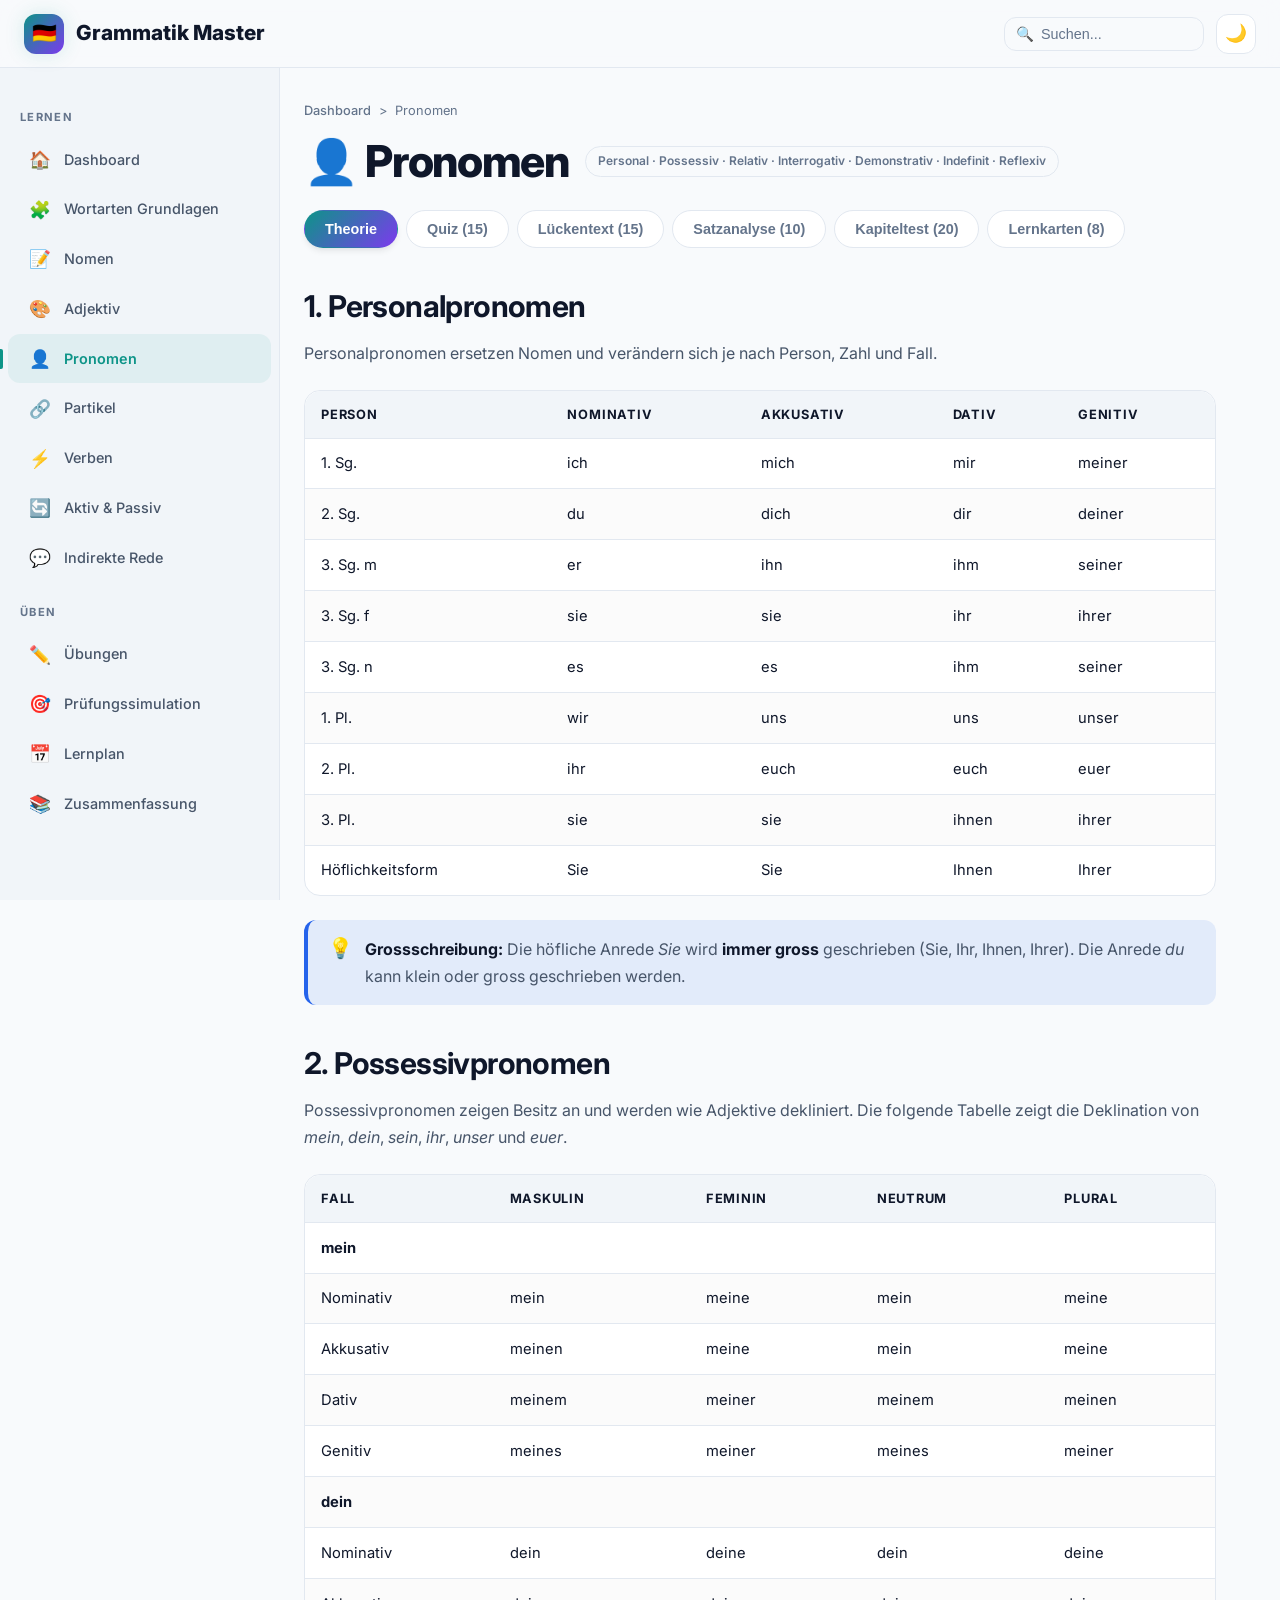
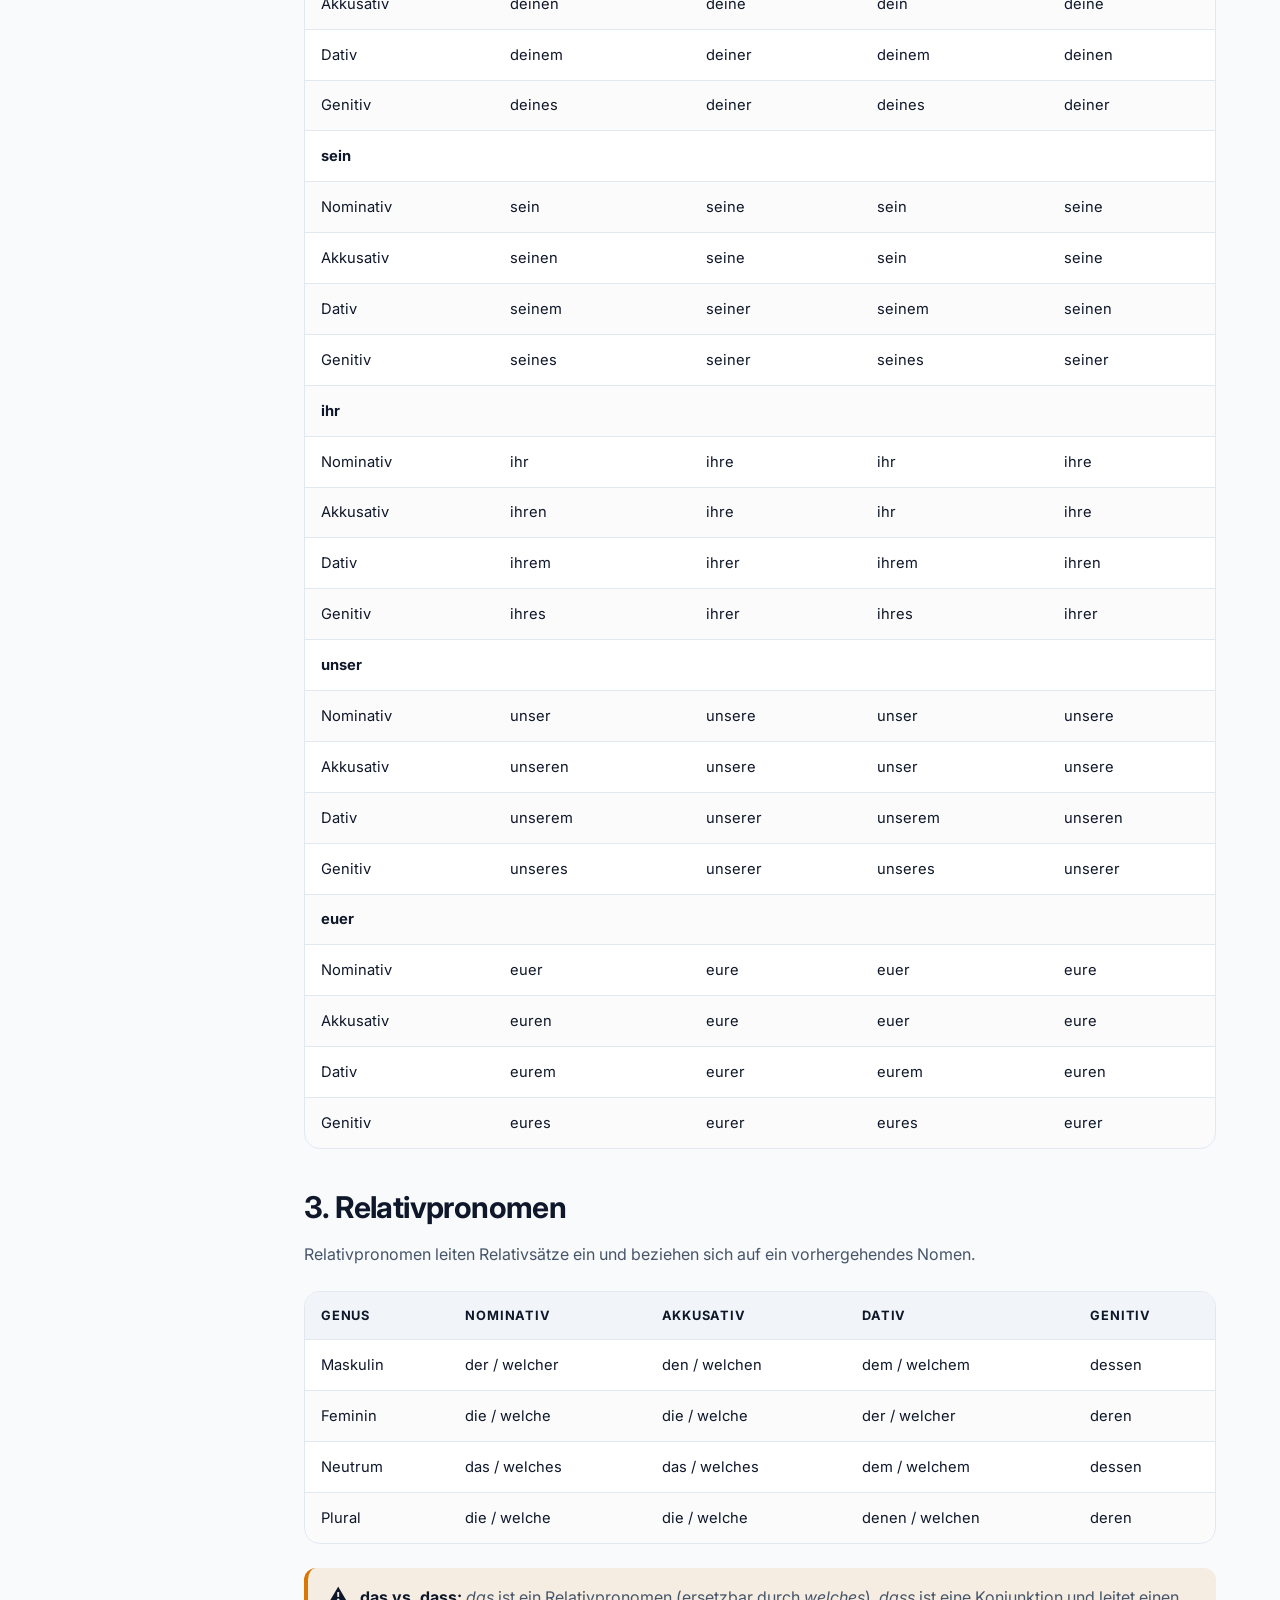
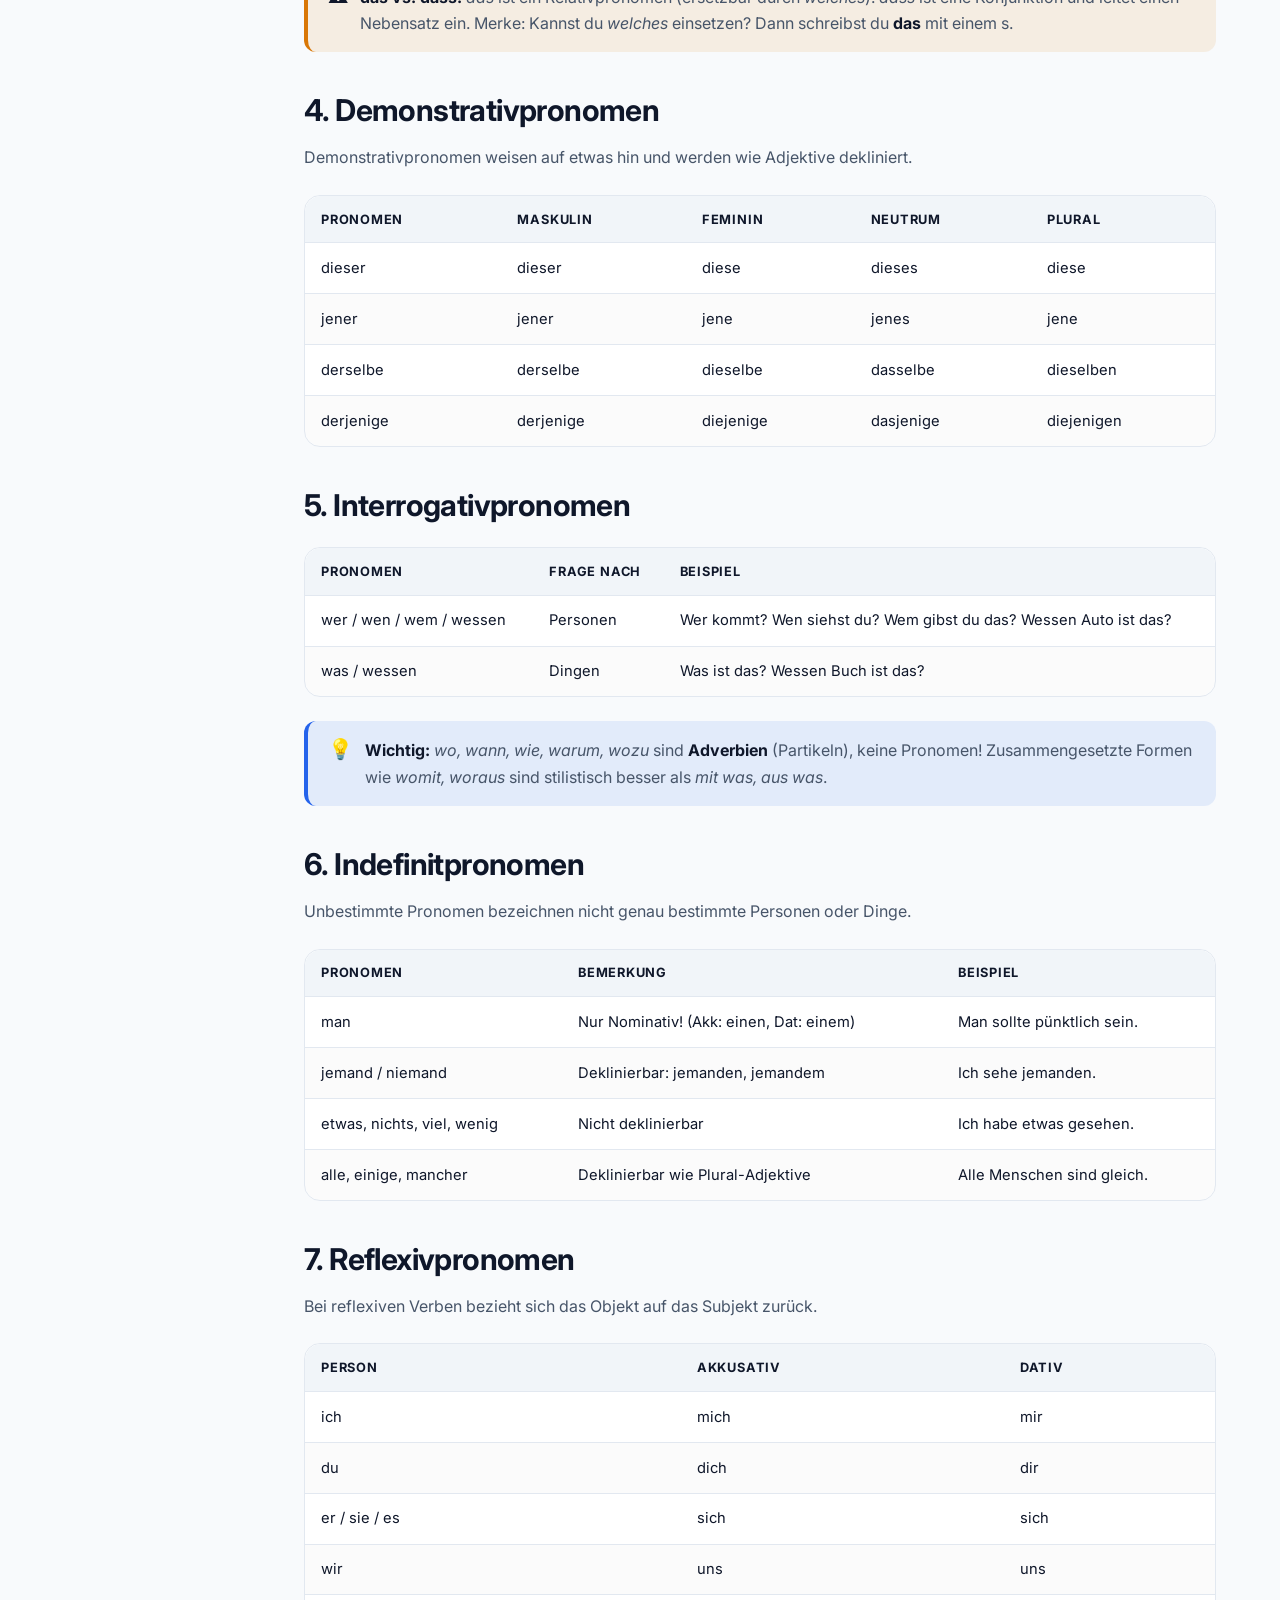
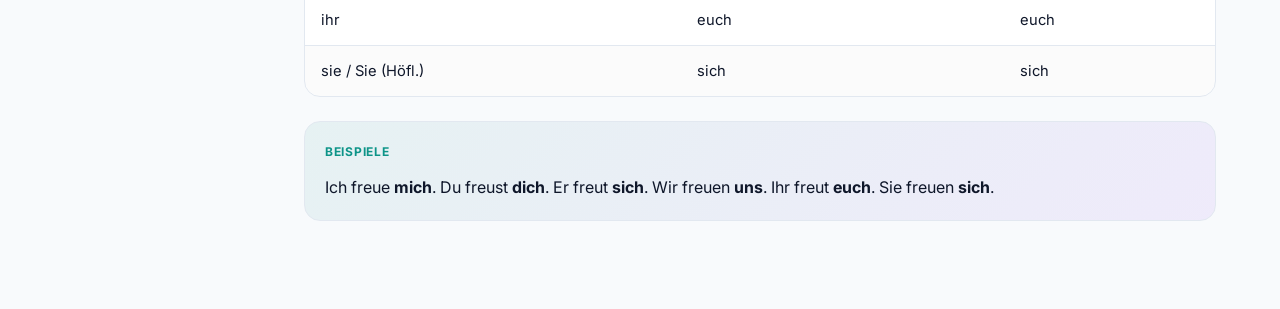
<file: pages/pronomen.html>
<!DOCTYPE html>
<html lang="de" data-theme="dark">
<head>
<script>
(function() {
  const saved = localStorage.getItem('theme');
  const prefersDark = window.matchMedia('(prefers-color-scheme: dark)').matches;
  const theme = saved || (prefersDark ? 'dark' : 'dark');
  document.documentElement.setAttribute('data-theme', theme);
})();
</script>
<meta charset="UTF-8">
<meta name="viewport" content="width=device-width, initial-scale=1.0">
<title>Pronomen – Deutsch Grammatik Master</title>
<link href="https://fonts.googleapis.com/css2?family=Inter:wght@400;500;600;700;800&display=swap" rel="stylesheet">
<link rel="stylesheet" href="../css/style.css">
</head>
<body>
<div class="app">
  <header class="header">
    <div class="header-left">
      <button class="nav-toggle" aria-label="Menü"><span></span><span></span><span></span></button>
      <a href="../index.html" class="logo"><div class="logo-icon">🇩🇪</div><span>Grammatik Master</span></a>
    </div>
    <div class="header-right">
      <div class="search-box">
        <span class="search-icon">🔍</span>
        <input type="text" id="globalSearch" placeholder="Suchen...">
        <div class="search-results" id="searchResults"></div>
      </div>
      <button class="btn-icon" id="themeBtn" onclick="APP.toggleTheme()" title="Theme wechseln">🌙</button>
    </div>
  </header>

  <aside class="sidebar">
    <div class="sidebar-section">Lernen</div>
    <ul class="sidebar-nav">
      <li><a href="../index.html"><span class="nav-icon">🏠</span> Dashboard</a></li>
      <li><a href="wortarten-grundlagen.html"><span class="nav-icon">🧩</span> Wortarten Grundlagen</a></li>
      <li><a href="nomen.html"><span class="nav-icon">📝</span> Nomen</a></li>
      <li><a href="adjektiv.html"><span class="nav-icon">🎨</span> Adjektiv</a></li>
      <li><a href="pronomen.html" class="active"><span class="nav-icon">👤</span> Pronomen</a></li>
      <li><a href="partikel.html"><span class="nav-icon">🔗</span> Partikel</a></li>
      <li><a href="verben.html"><span class="nav-icon">⚡</span> Verben</a></li>
      <li><a href="aktiv-passiv.html"><span class="nav-icon">🔄</span> Aktiv & Passiv</a></li>
      <li><a href="indirekte-rede.html"><span class="nav-icon">💬</span> Indirekte Rede</a></li>
    </ul>
    <div class="sidebar-section">Üben</div>
    <ul class="sidebar-nav">
      <li><a href="uebungen.html"><span class="nav-icon">✏️</span> Übungen</a></li>
      <li><a href="pruefung.html"><span class="nav-icon">🎯</span> Prüfungssimulation</a></li>
      <li><a href="lernplan.html"><span class="nav-icon">📅</span> Lernplan</a></li>
      <li><a href="zusammenfassung.html"><span class="nav-icon">📚</span> Zusammenfassung</a></li>
    </ul>
  </aside>

  <div class="sidebar-overlay"></div>

  <main class="main">
    <div class="content">
      <nav class="breadcrumb"><a href="../index.html">Dashboard</a> <span>&gt;</span> Pronomen</nav>
      <div style="display:flex;align-items:center;gap:1rem;margin-bottom:1rem;flex-wrap:wrap;">
        <h1 style="margin:0;">👤 Pronomen</h1>
        <span class="tag tag-outline">Personal · Possessiv · Relativ · Interrogativ · Demonstrativ · Indefinit · Reflexiv</span>
      </div>

      <div class="tabs">
        <button class="tab active" data-tab="theorie">Theorie</button>
        <button class="tab" data-tab="quiz">Quiz (15)</button>
        <button class="tab" data-tab="lueckentext">Lückentext (15)</button>
        <button class="tab" data-tab="satzanalyse">Satzanalyse (10)</button>
        <button class="tab" data-tab="kapiteltest">Kapiteltest (20)</button>
        <button class="tab" data-tab="lernkarten">Lernkarten (8)</button>
      </div>

      <div class="tab-panel active" id="theorie">
        <h2>1. Personalpronomen</h2>
        <p>Personalpronomen ersetzen Nomen und verändern sich je nach Person, Zahl und Fall.</p>
        <div class="table-wrap">
          <table>
            <thead><tr><th>Person</th><th>Nominativ</th><th>Akkusativ</th><th>Dativ</th><th>Genitiv</th></tr></thead>
            <tbody>
              <tr><td>1. Sg.</td><td>ich</td><td>mich</td><td>mir</td><td>meiner</td></tr>
              <tr><td>2. Sg.</td><td>du</td><td>dich</td><td>dir</td><td>deiner</td></tr>
              <tr><td>3. Sg. m</td><td>er</td><td>ihn</td><td>ihm</td><td>seiner</td></tr>
              <tr><td>3. Sg. f</td><td>sie</td><td>sie</td><td>ihr</td><td>ihrer</td></tr>
              <tr><td>3. Sg. n</td><td>es</td><td>es</td><td>ihm</td><td>seiner</td></tr>
              <tr><td>1. Pl.</td><td>wir</td><td>uns</td><td>uns</td><td>unser</td></tr>
              <tr><td>2. Pl.</td><td>ihr</td><td>euch</td><td>euch</td><td>euer</td></tr>
              <tr><td>3. Pl.</td><td>sie</td><td>sie</td><td>ihnen</td><td>ihrer</td></tr>
              <tr><td>Höflichkeitsform</td><td>Sie</td><td>Sie</td><td>Ihnen</td><td>Ihrer</td></tr>
            </tbody>
          </table>
        </div>
        <div class="callout callout-info">
          <span class="callout-icon">💡</span>
          <div class="callout-content">
            <p><strong>Grossschreibung:</strong> Die höfliche Anrede <em>Sie</em> wird <strong>immer gross</strong> geschrieben (Sie, Ihr, Ihnen, Ihrer). Die Anrede <em>du</em> kann klein oder gross geschrieben werden.</p>
          </div>
        </div>

        <h2>2. Possessivpronomen</h2>
        <p>Possessivpronomen zeigen Besitz an und werden wie Adjektive dekliniert. Die folgende Tabelle zeigt die Deklination von <em>mein</em>, <em>dein</em>, <em>sein</em>, <em>ihr</em>, <em>unser</em> und <em>euer</em>.</p>
        <div class="table-wrap">
          <table>
            <thead><tr><th>Fall</th><th>Maskulin</th><th>Feminin</th><th>Neutrum</th><th>Plural</th></tr></thead>
            <tbody>
              <tr><td colspan="5"><strong>mein</strong></td></tr>
              <tr><td>Nominativ</td><td>mein</td><td>meine</td><td>mein</td><td>meine</td></tr>
              <tr><td>Akkusativ</td><td>meinen</td><td>meine</td><td>mein</td><td>meine</td></tr>
              <tr><td>Dativ</td><td>meinem</td><td>meiner</td><td>meinem</td><td>meinen</td></tr>
              <tr><td>Genitiv</td><td>meines</td><td>meiner</td><td>meines</td><td>meiner</td></tr>
              <tr><td colspan="5"><strong>dein</strong></td></tr>
              <tr><td>Nominativ</td><td>dein</td><td>deine</td><td>dein</td><td>deine</td></tr>
              <tr><td>Akkusativ</td><td>deinen</td><td>deine</td><td>dein</td><td>deine</td></tr>
              <tr><td>Dativ</td><td>deinem</td><td>deiner</td><td>deinem</td><td>deinen</td></tr>
              <tr><td>Genitiv</td><td>deines</td><td>deiner</td><td>deines</td><td>deiner</td></tr>
              <tr><td colspan="5"><strong>sein</strong></td></tr>
              <tr><td>Nominativ</td><td>sein</td><td>seine</td><td>sein</td><td>seine</td></tr>
              <tr><td>Akkusativ</td><td>seinen</td><td>seine</td><td>sein</td><td>seine</td></tr>
              <tr><td>Dativ</td><td>seinem</td><td>seiner</td><td>seinem</td><td>seinen</td></tr>
              <tr><td>Genitiv</td><td>seines</td><td>seiner</td><td>seines</td><td>seiner</td></tr>
              <tr><td colspan="5"><strong>ihr</strong></td></tr>
              <tr><td>Nominativ</td><td>ihr</td><td>ihre</td><td>ihr</td><td>ihre</td></tr>
              <tr><td>Akkusativ</td><td>ihren</td><td>ihre</td><td>ihr</td><td>ihre</td></tr>
              <tr><td>Dativ</td><td>ihrem</td><td>ihrer</td><td>ihrem</td><td>ihren</td></tr>
              <tr><td>Genitiv</td><td>ihres</td><td>ihrer</td><td>ihres</td><td>ihrer</td></tr>
              <tr><td colspan="5"><strong>unser</strong></td></tr>
              <tr><td>Nominativ</td><td>unser</td><td>unsere</td><td>unser</td><td>unsere</td></tr>
              <tr><td>Akkusativ</td><td>unseren</td><td>unsere</td><td>unser</td><td>unsere</td></tr>
              <tr><td>Dativ</td><td>unserem</td><td>unserer</td><td>unserem</td><td>unseren</td></tr>
              <tr><td>Genitiv</td><td>unseres</td><td>unserer</td><td>unseres</td><td>unserer</td></tr>
              <tr><td colspan="5"><strong>euer</strong></td></tr>
              <tr><td>Nominativ</td><td>euer</td><td>eure</td><td>euer</td><td>eure</td></tr>
              <tr><td>Akkusativ</td><td>euren</td><td>eure</td><td>euer</td><td>eure</td></tr>
              <tr><td>Dativ</td><td>eurem</td><td>eurer</td><td>eurem</td><td>euren</td></tr>
              <tr><td>Genitiv</td><td>eures</td><td>eurer</td><td>eures</td><td>eurer</td></tr>
            </tbody>
          </table>
        </div>

        <h2>3. Relativpronomen</h2>
        <p>Relativpronomen leiten Relativsätze ein und beziehen sich auf ein vorhergehendes Nomen.</p>
        <div class="table-wrap">
          <table>
            <thead><tr><th>Genus</th><th>Nominativ</th><th>Akkusativ</th><th>Dativ</th><th>Genitiv</th></tr></thead>
            <tbody>
              <tr><td>Maskulin</td><td>der / welcher</td><td>den / welchen</td><td>dem / welchem</td><td>dessen</td></tr>
              <tr><td>Feminin</td><td>die / welche</td><td>die / welche</td><td>der / welcher</td><td>deren</td></tr>
              <tr><td>Neutrum</td><td>das / welches</td><td>das / welches</td><td>dem / welchem</td><td>dessen</td></tr>
              <tr><td>Plural</td><td>die / welche</td><td>die / welche</td><td>denen / welchen</td><td>deren</td></tr>
            </tbody>
          </table>
        </div>
        <div class="callout callout-warning">
          <span class="callout-icon">⚠️</span>
          <div class="callout-content">
            <p><strong>das vs. dass:</strong> <em>das</em> ist ein Relativpronomen (ersetzbar durch <em>welches</em>). <em>dass</em> ist eine Konjunktion und leitet einen Nebensatz ein. Merke: Kannst du <em>welches</em> einsetzen? Dann schreibst du <strong>das</strong> mit einem s.</p>
          </div>
        </div>

        <h2>4. Demonstrativpronomen</h2>
        <p>Demonstrativpronomen weisen auf etwas hin und werden wie Adjektive dekliniert.</p>
        <div class="table-wrap">
          <table>
            <thead><tr><th>Pronomen</th><th>Maskulin</th><th>Feminin</th><th>Neutrum</th><th>Plural</th></tr></thead>
            <tbody>
              <tr><td>dieser</td><td>dieser</td><td>diese</td><td>dieses</td><td>diese</td></tr>
              <tr><td>jener</td><td>jener</td><td>jene</td><td>jenes</td><td>jene</td></tr>
              <tr><td>derselbe</td><td>derselbe</td><td>dieselbe</td><td>dasselbe</td><td>dieselben</td></tr>
              <tr><td>derjenige</td><td>derjenige</td><td>diejenige</td><td>dasjenige</td><td>diejenigen</td></tr>
            </tbody>
          </table>
        </div>

        <h2>5. Interrogativpronomen</h2>
        <div class="table-wrap">
          <table>
            <thead><tr><th>Pronomen</th><th>Frage nach</th><th>Beispiel</th></tr></thead>
            <tbody>
              <tr><td>wer / wen / wem / wessen</td><td>Personen</td><td>Wer kommt? Wen siehst du? Wem gibst du das? Wessen Auto ist das?</td></tr>
              <tr><td>was / wessen</td><td>Dingen</td><td>Was ist das? Wessen Buch ist das?</td></tr>
            </tbody>
          </table>
        </div>
        <div class="callout callout-info">
          <span class="callout-icon">💡</span>
          <div class="callout-content">
            <p><strong>Wichtig:</strong> <em>wo, wann, wie, warum, wozu</em> sind <strong>Adverbien</strong> (Partikeln), keine Pronomen! Zusammengesetzte Formen wie <em>womit, woraus</em> sind stilistisch besser als <em>mit was, aus was</em>.</p>
          </div>
        </div>

        <h2>6. Indefinitpronomen</h2>
        <p>Unbestimmte Pronomen bezeichnen nicht genau bestimmte Personen oder Dinge.</p>
        <div class="table-wrap">
          <table>
            <thead><tr><th>Pronomen</th><th>Bemerkung</th><th>Beispiel</th></tr></thead>
            <tbody>
              <tr><td>man</td><td>Nur Nominativ! (Akk: einen, Dat: einem)</td><td>Man sollte pünktlich sein.</td></tr>
              <tr><td>jemand / niemand</td><td>Deklinierbar: jemanden, jemandem</td><td>Ich sehe jemanden.</td></tr>
              <tr><td>etwas, nichts, viel, wenig</td><td>Nicht deklinierbar</td><td>Ich habe etwas gesehen.</td></tr>
              <tr><td>alle, einige, mancher</td><td>Deklinierbar wie Plural-Adjektive</td><td>Alle Menschen sind gleich.</td></tr>
            </tbody>
          </table>
        </div>

        <h2>7. Reflexivpronomen</h2>
        <p>Bei reflexiven Verben bezieht sich das Objekt auf das Subjekt zurück.</p>
        <div class="table-wrap">
          <table>
            <thead><tr><th>Person</th><th>Akkusativ</th><th>Dativ</th></tr></thead>
            <tbody>
              <tr><td>ich</td><td>mich</td><td>mir</td></tr>
              <tr><td>du</td><td>dich</td><td>dir</td></tr>
              <tr><td>er / sie / es</td><td>sich</td><td>sich</td></tr>
              <tr><td>wir</td><td>uns</td><td>uns</td></tr>
              <tr><td>ihr</td><td>euch</td><td>euch</td></tr>
              <tr><td>sie / Sie (Höfl.)</td><td>sich</td><td>sich</td></tr>
            </tbody>
          </table>
        </div>
        <div class="example-box">
          <div class="example-label">Beispiele</div>
          <p>Ich freue <strong>mich</strong>. Du freust <strong>dich</strong>. Er freut <strong>sich</strong>. Wir freuen <strong>uns</strong>. Ihr freut <strong>euch</strong>. Sie freuen <strong>sich</strong>.</p>
        </div>
      </div>

      <div class="tab-panel" id="quiz"><div id="quiz-pronomen"></div></div>
      <div class="tab-panel" id="lueckentext"><div id="lueckentext-pronomen"></div></div>
      <div class="tab-panel" id="satzanalyse"><div id="satzanalyse-pronomen"></div></div>
      <div class="tab-panel" id="kapiteltest"><div id="kapiteltest-pronomen"></div></div>
      <div class="tab-panel" id="lernkarten"><div id="lernkarten-pronomen"></div></div>
    </div>
  </main>
</div>
<script src="../js/app.js"></script>
<script>
APP.init();
APP.markVisited('pronomen');

var quizData = [
  {question:'Wie lautet der Nominativ der höflichen Anrede?', options:['Du','Sie','Ihnen','Ihrer'], answer:1, explanation:'Die höfliche Anrede lautet im Nominativ „Sie“ und wird immer gross geschrieben.'},
  {question:'Wie lautet der Akkusativ von „er“?', options:['ihm','ihn','seiner','ihr'], answer:1, explanation:'Der Akkusativ von „er“ lautet „ihn“.'},
  {question:'Welcher Dativ gehört zu „sie“ (Plural)?', options:['ihr','ihnen','ihm','Ihnen'], answer:1, explanation:'Der Dativ Plural von „sie“ lautet „ihnen“.'},
  {question:'Wie lautet der Genitiv von „ich“?', options:['mein','meiner','mich','mir'], answer:1, explanation:'Der Genitiv von „ich“ lautet „meiner“.'},
  {question:'Welche Possessivform ist korrekt: „Das ist ___ Hund.“ (ihr, Nominativ Maskulin)?', options:['ihren','ihrer','ihre','ihr'], answer:3, explanation:'Possessivartikel „ihr“ im Nominativ Maskulin bleibt unverändert: „ihr Hund“.'},
  {question:'Wie heisst die Akkusativ-Plural-Form von „dieser“?', options:['diesen','diese','dieser','dieses'], answer:1, explanation:'Der Akkusativ Plural von „dieser“ lautet „diese“.'},
  {question:'Welches Relativpronomen steht im Genitiv Maskulin?', options:['deren','dessen','dem','den'], answer:1, explanation:'Das Relativpronomen im Genitiv Maskulin lautet „dessen“.'},
  {question:'„Ich habe keine Ahnung, ___ er meint.“ Welches Wort passt?', options:['das','dass','der','die'], answer:0, explanation:'Hier ist „das“ ein Relativpronomen (ersetzbar durch „welches“). „Dass“ ist eine Konjunktion.'},
  {question:'„Wen“ fragt nach dem …?', options:['Nominativ','Dativ','Akkusativ','Genitiv'], answer:2, explanation:'„Wen“ ist das Interrogativpronomen im Akkusativ.'},
  {question:'„Wem“ fragt nach dem …?', options:['Nominativ','Dativ','Akkusativ','Genitiv'], answer:1, explanation:'„Wem“ ist das Interrogativpronomen im Dativ.'},
  {question:'Welches Indefinitpronomen ist nur im Nominativ gebräuchlich?', options:['jemand','man','etwas','alle'], answer:1, explanation:'„Man“ kommt nur im Nominativ vor; Akkusativ: einen, Dativ: einem.'},
  {question:'Welches Reflexivpronomen passt zu „ihr“ (Akkusativ)?', options:['sich','uns','euch','euch'], answer:2, explanation:'Das Reflexivpronomen zu „ihr“ lautet „euch“.'},
  {question:'„Das ist das Buch, ___ ich gelesen habe.“ (Akkusativ, Neutrum)', options:['das','dass','dem','den'], answer:0, explanation:'„Das“ ist hier das Relativpronomen im Akkusativ Neutrum.'},
  {question:'Welches Wort ist KEIN Interrogativpronomen?', options:['wer','was','wo','wessen'], answer:2, explanation:'„Wo“ ist ein Adverb (Fragewort nach dem Ort), kein Pronomen.'},
  {question:'Possessivpronomen „euer“ im Dativ Plural:', options:['euren','eurem','euer','eueren'], answer:0, explanation:'Der Dativ Plural von „euer“ lautet „euren“.'}
];

var lueckenData = [
  {before:'Ich sehe', answer:'ihn', after:'im Park. (Akkusativ, er)'},
  {before:'Sie gibt', answer:'mir', after:'das Buch. (Dativ, ich)'},
  {before:'Ich erinnere mich', answer:'deiner', after:'. (Genitiv, du)'},
  {before:'Wir treffen', answer:'sie', after:'. (Akkusativ, sie Plural)'},
  {before:'Er kauft', answer:'seinem', after:'Vater ein Geschenk. (Dativ, sein)'},
  {before:'Das ist', answer:'dieser', after:'Computer. (Nominativ, dieser)'},
  {before:'Mit', answer:'welcher', after:'Farbe malst du? (Dativ, welcher)'},
  {before:'Es freut mich,', answer:'dass', after:'du da bist. (Konjunktion)'},
  {before:'Der Mann,', answer:'dem', after:'ich helfe, ist alt. (Dativ, Relativpronomen)'},
  {before:'', answer:'Wen', after:'hast du gesehen? (Akkusativ, wer)'},
  {before:'', answer:'Wem', after:'gehört dieser Schlüssel? (Dativ, wer)'},
  {before:'', answer:'Man', after:'kann nicht immer gewinnen. (Indefinitpronomen)'},
  {before:'Ich wasche', answer:'mich', after:'. (Reflexivpronomen, ich)'},
  {before:'Er kauft', answer:'sich', after:'ein neues Auto. (Reflexivpronomen, er)'},
  {before:'Ich habe', answer:'meinen', after:'Hund gesehen. (Akkusativ, mein)'}
];

var satzData = [
  {sentence:'Ich gebe ihm das Buch.', analysis:{'ich':'Personalpronomen, 1. Person, Nominativ','ihm':'Personalpronomen, 3. Person, Dativ'}},
  {sentence:'Das ist mein Freund.', analysis:{'mein':'Possessivpronomen, Nominativ Maskulin'}},
  {sentence:'Der Mann, den ich kenne, ist Arzt.', analysis:{'den':'Relativpronomen, Akkusativ Maskulin','ich':'Personalpronomen, 1. Person, Nominativ'}},
  {sentence:'Diese Idee ist gut.', analysis:{'diese':'Demonstrativpronomen, Nominativ Feminin'}},
  {sentence:'Wen hast du gesehen?', analysis:{'wen':'Interrogativpronomen, Akkusativ'}},
  {sentence:'Man sollte pünktlich sein.', analysis:{'man':'Indefinitpronomen, Nominativ'}},
  {sentence:'Sie freut sich.', analysis:{'sich':'Reflexivpronomen, 3. Person, Akkusativ'}},
  {sentence:'Ich wasche mich.', analysis:{'mich':'Reflexivpronomen, 1. Person, Akkusativ'}},
  {sentence:'Das ist dasselbe Buch.', analysis:{'dasselbe':'Demonstrativpronomen, Nominativ Neutrum'}},
  {sentence:'Ich kenne niemanden.', analysis:{'niemanden':'Indefinitpronomen, Akkusativ'}}
];

var testData = [
  {question:'„Ich habe ___ Buch gelesen.“ (welcher, Akkusativ, Neutrum)', options:['welches','welchem','welchen','welcher'], answer:0, explanation:'„Welches“ ist das Relativ-/Interrogativpronomen im Akkusativ Neutrum.'},
  {question:'„Das ist der Lehrer, ___ Sohn Arzt ist.“ (Genitiv)', options:['dessen','deren','dem','den'], answer:0, explanation:'Genitiv Maskulin vom Relativpronomen lautet „dessen“.'},
  {question:'Possessivpronomen „unser“ im Dativ Feminin:', options:['unserer','unserem','unseren','unsere'], answer:0, explanation:'Dativ Feminin von „unser“ lautet „unserer“.'},
  {question:'„Er hilft ___ (sie, Plural).“', options:['ihnen','ihr','sie','Ihnen'], answer:0, explanation:'Dativ Plural von „sie“ lautet „ihnen“.'},
  {question:'Welche Form ist der Genitiv von „Sie“ (höflich)?', options:['Ihrer','Ihnen','Ihres','Ihr'], answer:0, explanation:'Der Genitiv der höflichen Anrede lautet „Ihrer“.'},
  {question:'„Ich erinnere mich ___ (Sie, höflich).“', options:['Ihrer','Ihnen','Ihres','Ihr'], answer:0, explanation:'Der Genitiv der Höflichkeitsform lautet „Ihrer“.'},
  {question:'„Die Frau, mit ___ ich spreche, ist Lehrerin.“', options:['der','die','deren','welcher'], answer:0, explanation:'Nach „mit“ folgt der Dativ; das Relativpronomen im Dativ Feminin lautet „der“.'},
  {question:'Relativpronomen im Dativ Plural:', options:['denen','deren','den','dem'], answer:0, explanation:'Der Dativ Plural des Relativpronomens lautet „denen“.'},
  {question:'„___ (dieser) Schuhe sind neu.“ (Nominativ Plural)', options:['Diese','Dieser','Dieses','Diesen'], answer:0, explanation:'Nominativ Plural von „dieser“ lautet „diese“.'},
  {question:'„Ich habe ___ gesehen.“ (jemand, Akkusativ)', options:['jemanden','jemand','jemandem','jemandes'], answer:0, explanation:'Der Akkusativ von „jemand“ lautet „jemanden“.'},
  {question:'„Gibst du ___ (ich) das Geld?“', options:['mir','mich','meiner','ich'], answer:0, explanation:'„Gibst du“ verlangt den Dativ: „mir“.'},
  {question:'„Das Haus, ___ ich wohne, ist alt.“ (Dativ, Neutrum)', options:['in dem','in das','in welchem','A und C'], answer:3, explanation:'Sowohl „in dem“ als auch „in welchem“ sind korrekt (Dativ Neutrum).'},
  {question:'„___ (wer, Dativ) schreibst du?“', options:['Wem','Wen','Wer','Wessen'], answer:0, explanation:'„Wem“ ist der Dativ von „wer“.'},
  {question:'Possessivpronomen „ihr“ im Genitiv Maskulin:', options:['ihres','ihrer','ihrem','ihren'], answer:0, explanation:'Genitiv Maskulin von „ihr“ lautet „ihres“.'},
  {question:'„Er freut ___ auf den Urlaub.“', options:['sich','ihn','ihm','sie'], answer:0, explanation:'„Sich freuen“ ist reflexiv: „er freut sich“.'},
  {question:'„Das ist alles, ___ ich habe.“', options:['was','das','dass','welches'], answer:0, explanation:'Nach „alles“ verwendet man das Relativpronomen „was“.'},
  {question:'„Ich sehe ___ (sie, Sg) gern.“', options:['sie','ihr','ihnen','ihm'], answer:0, explanation:'„Sehen“ verlangt den Akkusativ: „sie“.'},
  {question:'„Mit ___ (wir) spielt er.“', options:['uns','unsere','unser','wir'], answer:0, explanation:'„Mit“ verlangt den Dativ: „uns“.'},
  {question:'„___ (dieser) Tasche gehört mir.“ (Dativ)', options:['Dieser','Diese','Diesem','Diesen'], answer:0, explanation:'Dativ Feminin von „dieser“ lautet „dieser“.'},
  {question:'„Das ist nicht das Problem ___ (du).“', options:['deiner','deinen','deinem','dein'], answer:0, explanation:'Genitiv von „du“ lautet „deiner“.'}
];

var flashData = [
  {front:'ich (Akkusativ)', back:'mich'},
  {front:'du (Dativ)', back:'dir'},
  {front:'er (Genitiv)', back:'seiner'},
  {front:'sie (Plural, Dativ)', back:'ihnen'},
  {front:'Sie (höflich, Dativ)', back:'Ihnen'},
  {front:'mein (Akkusativ Maskulin)', back:'meinen'},
  {front:'Relativpronomen (Genitiv Plural)', back:'deren'},
  {front:'Reflexivpronomen (3. Person)', back:'sich'}
];

function initSatzanalyse(containerId, items) {
  var container = document.getElementById(containerId);
  items.forEach(function(item, idx) {
    var wrapper = document.createElement('div');
    wrapper.className = 'satzanalyse-wrapper';
    wrapper.style.marginBottom = '2rem';
    var title = document.createElement('div');
    title.className = 'example-label';
    title.textContent = 'Satz ' + (idx + 1);
    wrapper.appendChild(title);
    var div = document.createElement('div');
    div.id = containerId + '-' + idx;
    wrapper.appendChild(div);
    container.appendChild(wrapper);
    new SatzanalyseTool(div.id, item.sentence, item.analysis);
  });
}

// Initialize all exercises on page load
setTimeout(function() {
  if (document.getElementById('quiz-pronomen') && !document.getElementById('quiz-pronomen').dataset.init) {
    new ExerciseEngine('quiz-pronomen', quizData, 'pronomen', 'quiz');
    document.getElementById('quiz-pronomen').dataset.init = '1';
  }
  if (document.getElementById('lueckentext-pronomen') && !document.getElementById('lueckentext-pronomen').dataset.init) {
    new InputExerciseEngine('lueckentext-pronomen', lueckenData, 'pronomen', 'lueckentext');
    document.getElementById('lueckentext-pronomen').dataset.init = '1';
  }
  if (document.getElementById('satzanalyse-pronomen') && !document.getElementById('satzanalyse-pronomen').dataset.init) {
    initSatzanalyse('satzanalyse-pronomen', satzData);
    document.getElementById('satzanalyse-pronomen').dataset.init = '1';
  }
  if (document.getElementById('kapiteltest-pronomen') && !document.getElementById('kapiteltest-pronomen').dataset.init) {
    new ExerciseEngine('kapiteltest-pronomen', testData, 'pronomen', 'kapiteltest');
    document.getElementById('kapiteltest-pronomen').dataset.init = '1';
  }
  if (document.getElementById('lernkarten-pronomen') && !document.getElementById('lernkarten-pronomen').dataset.init) {
    new FlashcardEngine('lernkarten-pronomen', flashData);
    document.getElementById('lernkarten-pronomen').dataset.init = '1';
  }
}, 100);
</script>
</body>
</html>
</file>
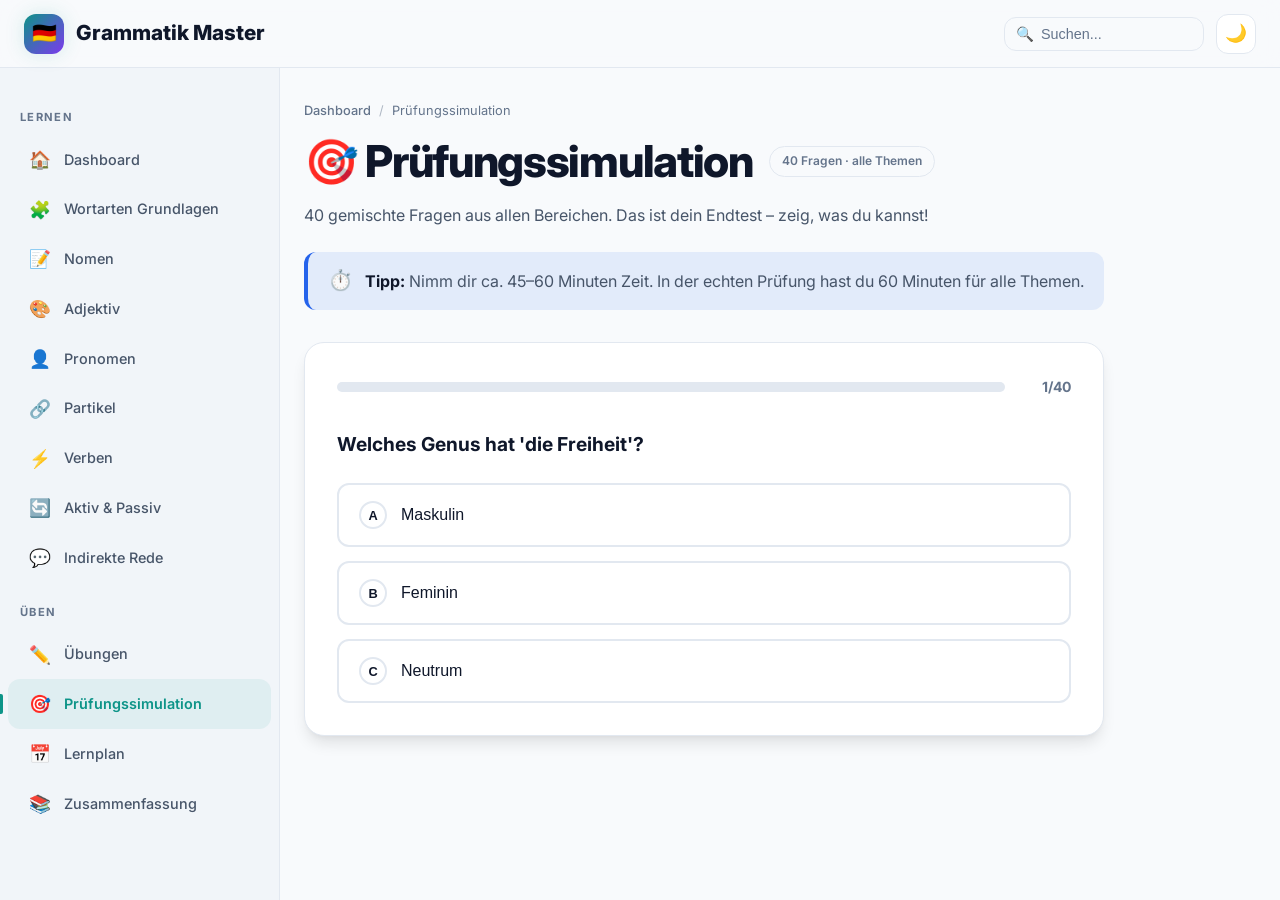
<file: pages/pruefung.html>
<!DOCTYPE html>
<html lang="de" data-theme="dark">
<head>
<script>
(function() {
  const saved = localStorage.getItem('theme');
  const prefersDark = window.matchMedia('(prefers-color-scheme: dark)').matches;
  const theme = saved || (prefersDark ? 'dark' : 'dark');
  document.documentElement.setAttribute('data-theme', theme);
})();
</script>
<meta charset="UTF-8">
<meta name="viewport" content="width=device-width, initial-scale=1.0">
<title>Prüfungssimulation – Deutsch Grammatik Master</title>
<link href="https://fonts.googleapis.com/css2?family=Inter:wght@400;500;600;700;800&display=swap" rel="stylesheet">
<link rel="stylesheet" href="../css/style.css">
</head>
<body>
<div class="app">
  <header class="header">
    <div class="header-left">
      <button class="nav-toggle" aria-label="Menü"><span></span><span></span><span></span></button>
      <a href="../index.html" class="logo"><div class="logo-icon">🇩🇪</div><span>Grammatik Master</span></a>
    </div>
    <div class="header-right">
      <div class="search-box">
        <span class="search-icon">🔍</span>
        <input type="text" id="globalSearch" placeholder="Suchen...">
        <div id="searchResults" class="search-results"></div>
      </div>
      <button class="btn-icon" id="themeBtn" onclick="APP.toggleTheme()" title="Theme wechseln">🌙</button>
    </div>
  </header>

  <aside class="sidebar">
    <div class="sidebar-section">Lernen</div>
    <ul class="sidebar-nav">
      <li><a href="../index.html"><span class="nav-icon">🏠</span> Dashboard</a></li>
      <li><a href="wortarten-grundlagen.html"><span class="nav-icon">🧩</span> Wortarten Grundlagen</a></li>
      <li><a href="nomen.html"><span class="nav-icon">📝</span> Nomen</a></li>
      <li><a href="adjektiv.html"><span class="nav-icon">🎨</span> Adjektiv</a></li>
      <li><a href="pronomen.html"><span class="nav-icon">👤</span> Pronomen</a></li>
      <li><a href="partikel.html"><span class="nav-icon">🔗</span> Partikel</a></li>
      <li><a href="verben.html"><span class="nav-icon">⚡</span> Verben</a></li>
      <li><a href="aktiv-passiv.html"><span class="nav-icon">🔄</span> Aktiv & Passiv</a></li>
      <li><a href="indirekte-rede.html"><span class="nav-icon">💬</span> Indirekte Rede</a></li>
    </ul>
    <div class="sidebar-section">Üben</div>
    <ul class="sidebar-nav">
      <li><a href="uebungen.html"><span class="nav-icon">✏️</span> Übungen</a></li>
      <li><a href="pruefung.html" class="active"><span class="nav-icon">🎯</span> Prüfungssimulation</a></li>
      <li><a href="lernplan.html"><span class="nav-icon">📅</span> Lernplan</a></li>
      <li><a href="zusammenfassung.html"><span class="nav-icon">📚</span> Zusammenfassung</a></li>
    </ul>
  </aside>

  <div class="sidebar-overlay"></div>

  <main class="main">
    <div class="content">
      <div class="breadcrumb">
        <a href="../index.html">Dashboard</a>
        <span class="breadcrumb-sep">/</span>
        <span>Prüfungssimulation</span>
      </div>
      <div style="display:flex;align-items:center;gap:1rem;margin-bottom:1rem;flex-wrap:wrap;">
        <h1 style="margin:0;">🎯 Prüfungssimulation</h1>
        <span class="tag tag-outline">40 Fragen · alle Themen</span>
      </div>
      <p>40 gemischte Fragen aus allen Bereichen. Das ist dein Endtest – zeig, was du kannst!</p>

      <div class="callout callout-info" style="margin:1.5rem 0;">
        <span class="callout-icon">⏱️</span>
        <div class="callout-content">
          <p><strong>Tipp:</strong> Nimm dir ca. 45–60 Minuten Zeit. In der echten Prüfung hast du 60 Minuten für alle Themen.</p>
        </div>
      </div>

      <div id="pruefung-container" style="margin-top:2rem;"></div>
    </div>
  </main>
</div>
<script src="../js/app.js"></script>
<script>
APP.markVisited('pruefung');

const pruefungFragen = [
  // === NOMEN (8 Fragen) ===
  { question: "Welches Genus hat 'die Freiheit'?", options: ["Maskulin","Feminin","Neutrum"], answer: 1, explanation: "Endung -heit ist immer feminin." },
  { question: "Wie lautet der Dativ Plural von 'das Kind'?", options: ["die Kindern","den Kindern","den Kinder","die Kinder"], answer: 1, explanation: "Dativ Plural: den Kindern (mit -n)." },
  { question: "Welche Endung hat der Genitiv Singular bei 'der Baum' (s-Deklination)?", options: ["-n","-s","-es","-en"], answer: 2, explanation: "s-Deklination: des Baumes (oder des Baums)." },
  { question: "Welches Nomen hat keinen Plural?", options: ["das Auto","der Schnee","die Blume","die Stadt"], answer: 1, explanation: "Nicht zählbare Nomen wie Schnee, Milch, Gold haben oft keinen Plural." },
  { question: "Wie lautet der Akkusativ Singular von 'eine kluge Frau'?", options: ["einer klugen Frau","eine kluge Frau","einem klugen Frau","einen klugen Frau"], answer: 1, explanation: "Unbestimmter Artikel + Adjektiv im Akkusativ Feminin: eine kluge Frau." },
  { question: "Welche Endung hat der Nominativ Plural bei schwachen Maskulina?", options: ["-e","-en","-er","-s"], answer: 1, explanation: "Schwache Maskulina (der Student, der Mensch) bilden den Plural auf -en." },
  { question: "Wie lautet der Dativ Singular von 'das Kind' (mit Artikel)?", options: ["dem Kind","den Kind","des Kindes","das Kind"], answer: 0, explanation: "Neutrum Dativ Singular: dem Kind (schwache Deklination)." },
  { question: "Welche Präposition verlangt den Genitiv?", options: ["mit","für","wegen","durch"], answer: 2, explanation: "Wegen verlangt den Genitiv." },

  // === ADJEKTIV (6 Fragen) ===
  { question: "Welche Adjektiv-Endung folgt auf 'eine' im Nominativ Feminin?", options: ["-er","-e","-es","-en"], answer: 1, explanation: "Nach unbestimmtem Artikel: eine kluge Frau (-e)." },
  { question: "Wie heisst der Superlativ von 'viel'?", options: ["am meisten","am vielsten","meist","vielst"], answer: 0, explanation: "Unregelmässig: viel – mehr – am meisten." },
  { question: "Welches Adjektiv ist unregelmässig gesteigert?", options: ["schnell","gross","gut","schön"], answer: 2, explanation: "Gut – besser – am besten (unregelmässig)." },
  { question: "Wie lautet die Steigerung von 'hoch'?", options: ["höher – am höchsten","hocher – am hochsten","höcher – am höchsten","höher – am höchersten"], answer: 0, explanation: "Hoch – höher – am höchsten (Umlaut + e-Einschub)." },
  { question: "Welche Endung hat das Adjektiv nach 'kein' im Dativ Plural?", options: ["-e","-en","-er","-es"], answer: 1, explanation: "Nach kein im Dativ Plural: keinen kleinen Kindern (-en)." },
  { question: "Was ist ein 'steigerbares Adverb'?", options: ["Ein Adverb, das kompariert werden kann","Ein Adjektiv im Adverbialgebrauch","Ein unveränderliches Adverb","Ein Modaladverb"], answer: 0, explanation: "Einige Adverbien sind steigerbar: oft – öfter – am öftesten; bald – eher – am ehesten." },

  // === PRONOMEN (5 Fragen) ===
  { question: "Wie lautet das Relativpronomen im Akkusativ Feminin?", options: ["die","welche","der","welcher"], answer: 1, explanation: "Relativpronomen Akkusativ Feminin: die / welche." },
  { question: "Welches Indefinitpronomen ist NICHT deklinierbar?", options: ["jemand","alle","nichts","mancher"], answer: 2, explanation: "Nichts, etwas, viel, wenig sind nicht deklinierbar." },
  { question: "Wie lautet das Possessivpronomen im Nominativ Plural (wir)?", options: ["unser","unsere","unseren","unserer"], answer: 1, explanation: "Possessivpronomen Nominativ Plural: unsere." },
  { question: "Welches Demonstrativpronomen steht im Genitiv Feminin?", options: ["dieser","dieses","dieser","diesem"], answer: 2, explanation: "Demonstrativpronomen Genitiv Feminin: dieser." },
  { question: "Wie lautet das Reflexivpronomen im Akkusativ (er)?", options: ["sich","ihn","ihm","sich selbst"], answer: 0, explanation: "Das Reflexivpronomen in der 3. Person ist immer 'sich'." },

  // === PARTIKEL (4 Fragen) ===
  { question: "Welche Konjunktion ist unterordnend?", options: ["und","aber","weil","oder"], answer: 2, explanation: "'Weil' leitet einen Nebensatz ein." },
  { question: "Welche Präposition ist eine Wechselpräposition?", options: ["mit","für","in","seit"], answer: 2, explanation: "'In' kann Akkusativ (Wohin?) oder Dativ (Wo?) verlangen." },
  { question: "Welches Adverb drückt eine Zeit aus?", options: ["hier","oft","jetzt","dort"], answer: 2, explanation: "'Jetzt' ist ein Temporaladverb (Zeit)." },
  { question: "Welche Interjektion drückt Freude aus?", options: ["Au!","Hurra!","Pfui!","Ach!"], answer: 1, explanation: "'Hurra!' drückt Freude oder Begeisterung aus." },

  // === VERBEN (8 Fragen) ===
  { question: "Wie lautet das Partizip Perfekt von 'fliegen'?", options: ["gefliegt","geflogen","geflieg","gefliegend"], answer: 1, explanation: "Starkes Verb: fliegen – flog – geflogen." },
  { question: "Welche Zeit ist 'ich war gegangen'?", options: ["Perfekt","Plusquamperfekt","Präteritum","Futur II"], answer: 1, explanation: "war + Partizip = Plusquamperfekt." },
  { question: "Wie lautet der Imperativ von 'fahren' (Du-Form)?", options: ["Fahre!","Fahr!","Fähr!","Fahrest!"], answer: 1, explanation: "Bei Umlaut im Indikativ fällt der Umlaut im Imperativ weg: Fahr!" },
  { question: "Wie bildet man das Perfekt von Modalverben mit Vollverb?", options: ["Partizip + Modalverb","Infinitiv + Infinitiv","haben + Partizip","werden + Infinitiv"], answer: 1, explanation: "Ich habe es nicht lösen können (Infinitiv + Infinitiv)." },
  { question: "Wie lautet der Konjunktiv II von 'ich kann'?", options: ["ich könne","ich könnte","ich käme","ich könnte"], answer: 1, explanation: "'Können' bildet den Konjunktiv II mit Umlaut: könnte." },
  { question: "Welche Zeit drückt Vorzeitigkeit zur Basiszeit 'Präsens' aus?", options: ["Perfekt","Präteritum","Plusquamperfekt","Futur I"], answer: 0, explanation: "Zur Basiszeit Präsens drückt das Perfekt Vorzeitigkeit aus." },
  { question: "Wie lautet das Präteritum von 'werden'?", options: ["wurde","ward","wird","werdet"], answer: 0, explanation: "Das Präteritum von werden ist unregelmässig: ich/er wurde." },
  { question: "Welches Verb ist gemischt?", options: ["rennen","laufen","machen","singen"], answer: 0, explanation: "Rennen hat Vokalwechsel wie ein starkes Verb, aber schwache Endungen: rennen – rannte – gerannt." },

  // === AKTIV/PASSIV (5 Fragen) ===
  { question: "Wie lautet das Perfekt-Passiv?", options: ["werden + Partizip","sein + Partizip + worden","haben + Partizip","werden + Infinitiv"], answer: 1, explanation: "Perfekt-Passiv: sein + Partizip + worden." },
  { question: "Was ist das Zustandspassiv?", options: ["werden + Partizip","sein + Partizip","haben + Partizip","Modalverb + Partizip"], answer: 1, explanation: "Zustandspassiv = sein + Partizip (bestehender Zustand)." },
  { question: "Aktiv: 'Der Lehrer erklärt die Regel.' → Passiv?", options: ["Die Regel wird erklärt.","Die Regel ist erklärt.","Die Regel wird vom Lehrer erklärt.","Die Regel wurde erklärt."], answer: 2, explanation: "Präsens-Passiv mit Angabe des Täters: wird vom Lehrer erklärt." },
  { question: "Wie lautet das Passiv von 'Man hat das Haus gebaut'?", options: ["Das Haus wird gebaut.","Das Haus ist gebaut worden.","Das Haus wurde gebaut.","Das Haus ist gebaut."], answer: 1, explanation: "Perfekt-Passiv: Das Haus ist gebaut worden." },
  { question: "Welcher Satz ist im Vorgangspassiv?", options: ["Das Fenster ist geöffnet.","Das Fenster wird geöffnet.","Das Fenster wurde geöffnet.","Das Fenster hat geöffnet."], answer: 1, explanation: "Vorgangspassiv = werden + Partizip: Das Fenster wird geöffnet." },

  // === INDIREKTE REDE (4 Fragen) ===
  { question: "Wie lautet der Konjunktiv I von 'wir kommen'?", options: ["wir kämen","wir kommen","wir kommet","wir kämet"], answer: 1, explanation: "Konjunktiv I von 'wir kommen' = wir kommen (= Indikativ → Ausweich auf Konj. II)." },
  { question: "Direkt: 'Ich habe Zeit.' → Indirekt?", options: ["Er sagt, er habe Zeit.","Er sagt, er hätte Zeit.","Er sagt, er habe Zeit.","Er sagt, er habe Zeit."], answer: 0, explanation: "'Er habe' = Konjunktiv I, unterscheidbar vom Indikativ." },
  { question: "Welche Form ist standardsprachlich korrekt in der indirekten Rede?", options: ["Sie sagt, sie wäre krank.","Sie sagt, sie sei krank.","Sie sagt, sie ist krank.","Sie sagt, sie wäre gewesen krank."], answer: 1, explanation: "Konjunktiv I ('sei') ist standardsprachlich korrekt, wenn er unterscheidbar ist." },
  { question: "Wie lautet die indirekte Rede von: 'Er wird kommen' (Konjunktiv I)?", options: ["Er sagt, er werde kommen.","Er sagt, er würde kommen.","Er sagt, er werde kommen.","Er sagt, er wird kommen."], answer: 0, explanation: "Futur I im Konjunktiv I: er werde kommen." }
];

new ExerciseEngine('pruefung-container', pruefungFragen, 'pruefung');
</script>
</body>
</html>
</file>
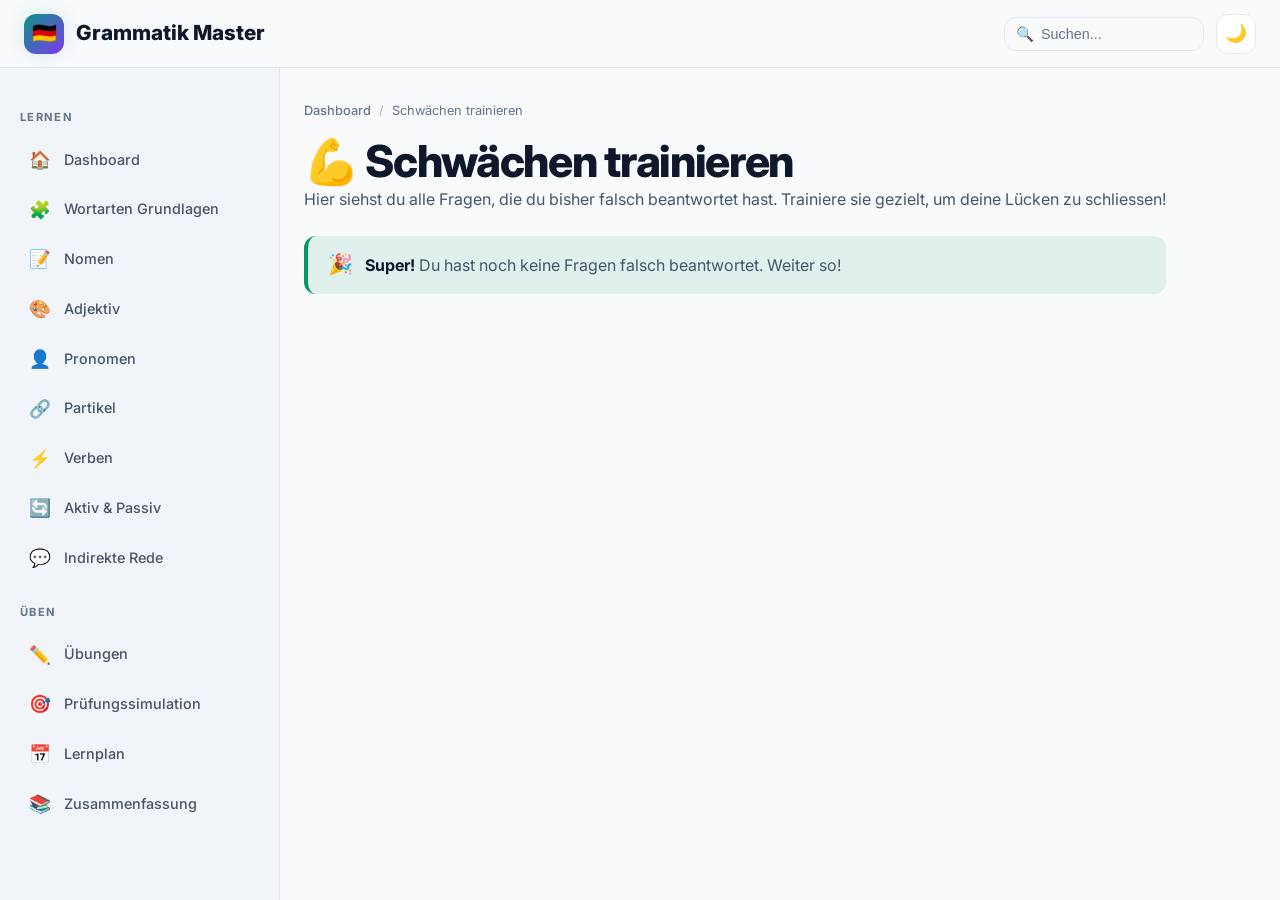
<file: pages/schwaechen.html>
<!DOCTYPE html>
<html lang="de" data-theme="dark">
<head>
<script>
(function() {
  const saved = localStorage.getItem('theme');
  const prefersDark = window.matchMedia('(prefers-color-scheme: dark)').matches;
  const theme = saved || (prefersDark ? 'dark' : 'dark');
  document.documentElement.setAttribute('data-theme', theme);
})();
</script>
<meta charset="UTF-8">
<meta name="viewport" content="width=device-width, initial-scale=1.0">
<title>Schwächen trainieren – Deutsch Grammatik Master</title>
<link href="https://fonts.googleapis.com/css2?family=Inter:wght@400;500;600;700;800&display=swap" rel="stylesheet">
<link rel="stylesheet" href="../css/style.css">
</head>
<body>
<div class="app">
  <header class="header">
    <div class="header-left">
      <button class="nav-toggle" aria-label="Menü"><span></span><span></span><span></span></button>
      <a href="../index.html" class="logo"><div class="logo-icon">🇩🇪</div><span>Grammatik Master</span></a>
    </div>
    <div class="header-right">
      <div class="search-box">
        <span class="search-icon">🔍</span>
        <input type="text" id="globalSearch" placeholder="Suchen...">
        <div id="searchResults" class="search-results"></div>
      </div>
      <button class="btn-icon" id="themeBtn" onclick="APP.toggleTheme()" title="Theme wechseln">🌙</button>
    </div>
  </header>

  <aside class="sidebar">
    <div class="sidebar-section">Lernen</div>
    <ul class="sidebar-nav">
      <li><a href="../index.html"><span class="nav-icon">🏠</span> Dashboard</a></li>
      <li><a href="wortarten-grundlagen.html"><span class="nav-icon">🧩</span> Wortarten Grundlagen</a></li>
      <li><a href="nomen.html"><span class="nav-icon">📝</span> Nomen</a></li>
      <li><a href="adjektiv.html"><span class="nav-icon">🎨</span> Adjektiv</a></li>
      <li><a href="pronomen.html"><span class="nav-icon">👤</span> Pronomen</a></li>
      <li><a href="partikel.html"><span class="nav-icon">🔗</span> Partikel</a></li>
      <li><a href="verben.html"><span class="nav-icon">⚡</span> Verben</a></li>
      <li><a href="aktiv-passiv.html"><span class="nav-icon">🔄</span> Aktiv & Passiv</a></li>
      <li><a href="indirekte-rede.html"><span class="nav-icon">💬</span> Indirekte Rede</a></li>
    </ul>
    <div class="sidebar-section">Üben</div>
    <ul class="sidebar-nav">
      <li><a href="uebungen.html"><span class="nav-icon">✏️</span> Übungen</a></li>
      <li><a href="pruefung.html"><span class="nav-icon">🎯</span> Prüfungssimulation</a></li>
      <li><a href="lernplan.html"><span class="nav-icon">📅</span> Lernplan</a></li>
      <li><a href="zusammenfassung.html"><span class="nav-icon">📚</span> Zusammenfassung</a></li>
    </ul>
  </aside>

  <div class="sidebar-overlay"></div>

  <main class="main">
    <div class="content">
      <div class="breadcrumb">
        <a href="../index.html">Dashboard</a>
        <span class="breadcrumb-sep">/</span>
        <span>Schwächen trainieren</span>
      </div>
      <h1>💪 Schwächen trainieren</h1>
      <p>Hier siehst du alle Fragen, die du bisher falsch beantwortet hast. Trainiere sie gezielt, um deine Lücken zu schliessen!</p>

      <div id="schwaechen-stats" style="margin:1.5rem 0;"></div>

      <div id="schwaechen-container"></div>

      <div id="schwaechen-quiz" style="margin-top:2rem;display:none;"></div>
    </div>
  </main>
</div>
<script src="../js/app.js"></script>
<script>
// Initialize APP if needed and mark visited
try {
  if (typeof APP !== 'undefined' && APP.markVisited) {
    APP.markVisited('schwaechen');
  }
} catch (e) {
  console.error('APP initialization error:', e);
}

const topicLinks = {
  nomen: 'nomen.html',
  adjektiv: 'adjektiv.html',
  pronomen: 'pronomen.html',
  partikel: 'partikel.html',
  verben: 'verben.html',
  'aktiv-passiv': 'aktiv-passiv.html',
  'indirekte-rede': 'indirekte-rede.html',
  pruefung: 'pruefung.html'
};

const topicNames = {
  nomen: 'Nomen',
  adjektiv: 'Adjektiv',
  pronomen: 'Pronomen',
  partikel: 'Partikel',
  verben: 'Verben',
  'aktiv-passiv': 'Aktiv & Passiv',
  'indirekte-rede': 'Indirekte Rede',
  pruefung: 'Prüfung'
};

function renderSchwaechen() {
  const container = document.getElementById('schwaechen-container');
  const stats = document.getElementById('schwaechen-stats');
  
  // Check if APP is available
  if (typeof APP === 'undefined' || !APP.progress) {
    stats.innerHTML = '<div class="callout callout-info"><span class="callout-icon">ℹ️</span><div class="callout-content"><p>Übungsdaten werden geladen...</p></div></div>';
    container.innerHTML = '';
    return;
  }
  
  const wrong = (APP.progress._wrong || []).slice().reverse();

  if (wrong.length === 0) {
    stats.innerHTML = '<div class="callout callout-success"><span class="callout-icon">🎉</span><div class="callout-content"><p><strong>Super!</strong> Du hast noch keine Fragen falsch beantwortet. Weiter so!</p></div></div>';
    container.innerHTML = '';
    return;
  }

  // Stats by category
  const byCat = {};
  wrong.forEach(w => { byCat[w.category] = (byCat[w.category] || 0) + 1; });

  let statsHtml = '<div class="card-grid">';
  Object.entries(byCat).forEach(([cat, count]) => {
    statsHtml += '<div class="stat-card"><div class="stat-value">' + count + '</div><div class="stat-label">' + (topicNames[cat] || cat) + '</div></div>';
  });
  statsHtml += '</div>';
  stats.innerHTML = statsHtml;

  // List unique questions (keep only latest per question text)
  const seen = new Set();
  const unique = [];
  wrong.forEach(w => {
    const key = w.question;
    if (!seen.has(key)) {
      seen.add(key);
      unique.push(w);
    }
  });

  let html = '<div style="display:flex;justify-content:space-between;align-items:center;margin:1.5rem 0;flex-wrap:wrap;gap:1rem;">';
  html += '<h2 style="margin:0;">' + unique.length + ' falsche Frage' + (unique.length !== 1 ? 'n' : '') + '</h2>';
  if (unique.length >= 5) {
    html += '<button class="btn btn-primary" onclick="startSchwaechenQuiz()">🔄 Diese Fragen als Quiz üben</button>';
  }
  html += '</div>';

  html += '<div class="card-grid">';
  unique.forEach((w, i) => {
    html += '<div class="card" style="position:relative;">';
    html += '<div style="position:absolute;top:0;left:0;right:0;height:4px;background:var(--error);"></div>';
    html += '<div style="display:flex;justify-content:space-between;align-items:flex-start;gap:0.5rem;margin-bottom:0.75rem;">';
    html += '<span class="tag tag-error">' + (topicNames[w.category] || w.category) + '</span>';
    html += '<span style="font-size:0.8rem;color:var(--text-muted);">#' + (i + 1) + '</span>';
    html += '</div>';
    html += '<p style="font-weight:600;color:var(--text-primary);margin-bottom:0.5rem;">' + w.question + '</p>';
    html += '<p style="font-size:0.9rem;color:var(--success);margin-bottom:0.5rem;"><strong>Richtige Antwort:</strong> ' + w.correctAnswer + '</p>';
    if (w.explanation) {
      html += '<p style="font-size:0.85rem;color:var(--text-secondary);margin:0;">' + w.explanation + '</p>';
    }
    if (topicLinks[w.category]) {
      html += '<a href="' + topicLinks[w.category] + '" class="btn btn-sm btn-outline" style="margin-top:0.75rem;">Zum Thema →</a>';
    }
    html += '</div>';
  });
  html += '</div>';

  container.innerHTML = html;
}

function startSchwaechenQuiz() {
  if (typeof APP === 'undefined' || !APP.progress) {
    alert('Fehler: APP nicht initialisiert');
    return;
  }
  const wrong = (APP.progress._wrong || []).slice().reverse();
  const seen = new Set();
  const unique = [];
  wrong.forEach(w => {
    const key = w.question;
    if (!seen.has(key)) {
      seen.add(key);
      unique.push(w);
    }
  });

  // Convert to ExerciseEngine format (need options - we don't have them stored)
  // So instead show a simple review mode
  document.getElementById('schwaechen-container').style.display = 'none';
  document.getElementById('schwaechen-stats').style.display = 'none';
  const quizContainer = document.getElementById('schwaechen-quiz');
  quizContainer.style.display = 'block';

  let html = '<div class="exercise-card">';
  html += '<h2>🔄 Wiederholungs-Quiz</h2>';
  html += '<p style="color:var(--text-secondary);margin-bottom:1.5rem;">Beantworte die Fragen erneut. Viel Erfolg!</p>';

  unique.forEach((w, i) => {
    html += '<div class="input-row" style="margin-bottom:1rem;align-items:flex-start;flex-direction:column;gap:0.5rem;">';
    html += '<p style="font-weight:600;color:var(--text-primary);margin:0;">' + (i + 1) + '. ' + w.question + '</p>';
    html += '<input type="text" data-answer="' + w.correctAnswer + '" placeholder="Deine Antwort..." style="width:100%;max-width:400px;">';
    html += '</div>';
  });

  html += '<div class="exercise-actions"><button class="btn btn-primary" id="checkSchwaechen">Antworten prüfen</button></div>';
  html += '<div id="schwaechenFeedback" style="margin-top:1.5rem;"></div>';
  html += '</div>';

  quizContainer.innerHTML = html;

  document.getElementById('checkSchwaechen').addEventListener('click', () => {
    const inputs = quizContainer.querySelectorAll('input[data-answer]');
    let correct = 0;
    inputs.forEach(input => {
      const ans = input.dataset.answer.toLowerCase().trim();
      const val = input.value.toLowerCase().trim();
      const isCorrect = val === ans && val !== '';
      input.classList.remove('correct', 'incorrect');
      input.classList.add(isCorrect ? 'correct' : 'incorrect');
      if (!isCorrect) {
        input.title = 'Richtig: ' + input.dataset.answer;
      }
      if (isCorrect) correct++;
    });
    const fb = document.getElementById('schwaechenFeedback');
    const pct = Math.round((correct / inputs.length) * 100);
    const color = pct >= 80 ? 'success' : pct >= 60 ? 'warning' : 'error';
    const msg = pct >= 80 ? 'Hervorragend! Du hast deine Schwächen überwunden!' : pct >= 60 ? 'Gut, aber wiederhole noch einmal.' : 'Nicht aufgeben! Schau dir die Erklärungen an.';
    fb.innerHTML = '<div class="callout callout-' + color + '"><span class="callout-icon">' + (pct >= 80 ? '✅' : '⚠️') + '</span><div class="callout-content"><p><strong>' + correct + '/' + inputs.length + ' richtig</strong> (' + pct + '%) – ' + msg + '</p></div></div>';
  });
}

// Wait for APP to be initialized
document.addEventListener('DOMContentLoaded', function() {
  setTimeout(renderSchwaechen, 100);
});
</script>
</body>
</html>
</file>
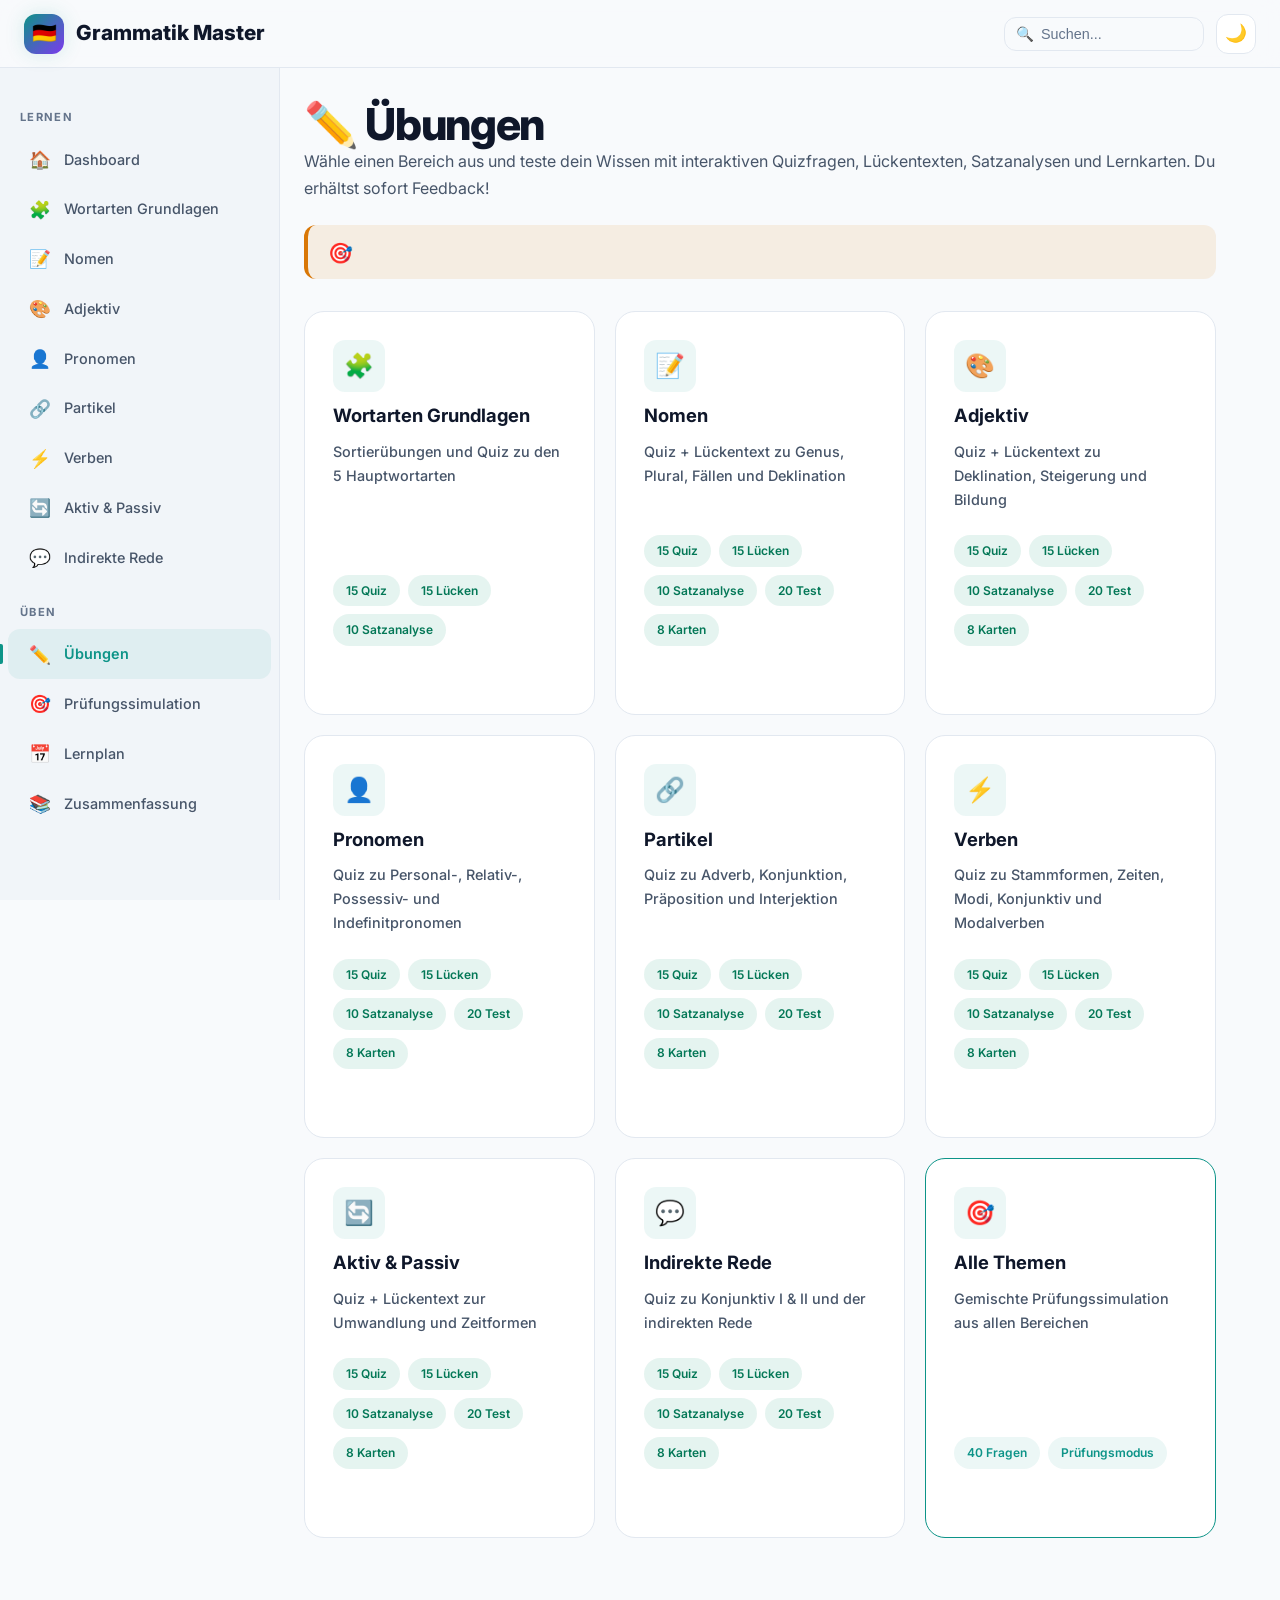
<file: pages/uebungen.html>
<!DOCTYPE html>
<html lang="de" data-theme="dark">
<head>
<script>
(function() {
  const saved = localStorage.getItem('theme');
  const prefersDark = window.matchMedia('(prefers-color-scheme: dark)').matches;
  const theme = saved || (prefersDark ? 'dark' : 'dark');
  document.documentElement.setAttribute('data-theme', theme);
})();
</script>
<meta charset="UTF-8">
<meta name="viewport" content="width=device-width, initial-scale=1.0">
<title>Übungen – Deutsch Grammatik Master</title>
<link href="https://fonts.googleapis.com/css2?family=Inter:wght@400;500;600;700;800&display=swap" rel="stylesheet">
<link rel="stylesheet" href="../css/style.css">
</head>
<body>
<div class="app">
  <header class="header">
    <div class="header-left">
      <button class="nav-toggle" aria-label="Menü"><span></span><span></span><span></span></button>
      <a href="../index.html" class="logo"><div class="logo-icon">🇩🇪</div><span>Grammatik Master</span></a>
    </div>
    <div class="header-right">
      <div class="search-box">
        <span class="search-icon">🔍</span>
        <input type="text" id="globalSearch" placeholder="Suchen...">
        <div id="searchResults" class="search-results"></div>
      </div>
      <button class="btn-icon" id="themeBtn" onclick="APP.toggleTheme()" title="Theme wechseln">🌙</button>
    </div>
  </header>

  <aside class="sidebar">
    <div class="sidebar-section">Lernen</div>
    <ul class="sidebar-nav">
      <li><a href="../index.html"><span class="nav-icon">🏠</span> Dashboard</a></li>
      <li><a href="wortarten-grundlagen.html"><span class="nav-icon">🧩</span> Wortarten Grundlagen</a></li>
      <li><a href="nomen.html"><span class="nav-icon">📝</span> Nomen</a></li>
      <li><a href="adjektiv.html"><span class="nav-icon">🎨</span> Adjektiv</a></li>
      <li><a href="pronomen.html"><span class="nav-icon">👤</span> Pronomen</a></li>
      <li><a href="partikel.html"><span class="nav-icon">🔗</span> Partikel</a></li>
      <li><a href="verben.html"><span class="nav-icon">⚡</span> Verben</a></li>
      <li><a href="aktiv-passiv.html"><span class="nav-icon">🔄</span> Aktiv & Passiv</a></li>
      <li><a href="indirekte-rede.html"><span class="nav-icon">💬</span> Indirekte Rede</a></li>
    </ul>
    <div class="sidebar-section">Üben</div>
    <ul class="sidebar-nav">
      <li><a href="uebungen.html" class="active"><span class="nav-icon">✏️</span> Übungen</a></li>
      <li><a href="pruefung.html"><span class="nav-icon">🎯</span> Prüfungssimulation</a></li>
      <li><a href="lernplan.html"><span class="nav-icon">📅</span> Lernplan</a></li>
      <li><a href="zusammenfassung.html"><span class="nav-icon">📚</span> Zusammenfassung</a></li>
    </ul>
  </aside>

  <div class="sidebar-overlay"></div>

  <main class="main">
    <div class="content">
      <h1>✏️ Übungen</h1>
      <p>Wähle einen Bereich aus und teste dein Wissen mit interaktiven Quizfragen, Lückentexten, Satzanalysen und Lernkarten. Du erhältst sofort Feedback!</p>

      <div class="callout callout-warning" style="margin:1.5rem 0;">
        <span class="callout-icon">🎯</span>
        <div class="callout-content">
        </div>
      </div>

      <div class="card-grid" style="margin-top:2rem;">
        <a href="wortarten-grundlagen.html" class="topic-card">
          <div class="card-icon">🧩</div>
          <h3>Wortarten Grundlagen</h3>
          <p>Sortierübungen und Quiz zu den 5 Hauptwortarten</p>
          <div class="card-meta"><span class="tag tag-success">15 Quiz</span><span class="tag tag-success">15 Lücken</span><span class="tag tag-success">10 Satzanalyse</span></div>
          <div class="progress-section" style="margin-top:0.75rem;">
            <div class="progress-bar" data-progress-category="wortarten"><div class="progress-bar-fill" style="width:0%"></div></div>
          </div>
        </a>
        <a href="nomen.html" class="topic-card">
          <div class="card-icon">📝</div>
          <h3>Nomen</h3>
          <p>Quiz + Lückentext zu Genus, Plural, Fällen und Deklination</p>
          <div class="card-meta"><span class="tag tag-success">15 Quiz</span><span class="tag tag-success">15 Lücken</span><span class="tag tag-success">10 Satzanalyse</span><span class="tag tag-success">20 Test</span><span class="tag tag-success">8 Karten</span></div>
          <div class="progress-section" style="margin-top:0.75rem;">
            <div class="progress-bar" data-progress-category="nomen"><div class="progress-bar-fill" style="width:0%"></div></div>
          </div>
        </a>
        <a href="adjektiv.html" class="topic-card">
          <div class="card-icon">🎨</div>
          <h3>Adjektiv</h3>
          <p>Quiz + Lückentext zu Deklination, Steigerung und Bildung</p>
          <div class="card-meta"><span class="tag tag-success">15 Quiz</span><span class="tag tag-success">15 Lücken</span><span class="tag tag-success">10 Satzanalyse</span><span class="tag tag-success">20 Test</span><span class="tag tag-success">8 Karten</span></div>
          <div class="progress-section" style="margin-top:0.75rem;">
            <div class="progress-bar" data-progress-category="adjektiv"><div class="progress-bar-fill" style="width:0%"></div></div>
          </div>
        </a>
        <a href="pronomen.html" class="topic-card">
          <div class="card-icon">👤</div>
          <h3>Pronomen</h3>
          <p>Quiz zu Personal-, Relativ-, Possessiv- und Indefinitpronomen</p>
          <div class="card-meta"><span class="tag tag-success">15 Quiz</span><span class="tag tag-success">15 Lücken</span><span class="tag tag-success">10 Satzanalyse</span><span class="tag tag-success">20 Test</span><span class="tag tag-success">8 Karten</span></div>
          <div class="progress-section" style="margin-top:0.75rem;">
            <div class="progress-bar" data-progress-category="pronomen"><div class="progress-bar-fill" style="width:0%"></div></div>
          </div>
        </a>
        <a href="partikel.html" class="topic-card">
          <div class="card-icon">🔗</div>
          <h3>Partikel</h3>
          <p>Quiz zu Adverb, Konjunktion, Präposition und Interjektion</p>
          <div class="card-meta"><span class="tag tag-success">15 Quiz</span><span class="tag tag-success">15 Lücken</span><span class="tag tag-success">10 Satzanalyse</span><span class="tag tag-success">20 Test</span><span class="tag tag-success">8 Karten</span></div>
          <div class="progress-section" style="margin-top:0.75rem;">
            <div class="progress-bar" data-progress-category="partikel"><div class="progress-bar-fill" style="width:0%"></div></div>
          </div>
        </a>
        <a href="verben.html" class="topic-card">
          <div class="card-icon">⚡</div>
          <h3>Verben</h3>
          <p>Quiz zu Stammformen, Zeiten, Modi, Konjunktiv und Modalverben</p>
          <div class="card-meta"><span class="tag tag-success">15 Quiz</span><span class="tag tag-success">15 Lücken</span><span class="tag tag-success">10 Satzanalyse</span><span class="tag tag-success">20 Test</span><span class="tag tag-success">8 Karten</span></div>
          <div class="progress-section" style="margin-top:0.75rem;">
            <div class="progress-bar" data-progress-category="verben"><div class="progress-bar-fill" style="width:0%"></div></div>
          </div>
        </a>
        <a href="aktiv-passiv.html" class="topic-card">
          <div class="card-icon">🔄</div>
          <h3>Aktiv & Passiv</h3>
          <p>Quiz + Lückentext zur Umwandlung und Zeitformen</p>
          <div class="card-meta"><span class="tag tag-success">15 Quiz</span><span class="tag tag-success">15 Lücken</span><span class="tag tag-success">10 Satzanalyse</span><span class="tag tag-success">20 Test</span><span class="tag tag-success">8 Karten</span></div>
          <div class="progress-section" style="margin-top:0.75rem;">
            <div class="progress-bar" data-progress-category="aktiv-passiv"><div class="progress-bar-fill" style="width:0%"></div></div>
          </div>
        </a>
        <a href="indirekte-rede.html" class="topic-card">
          <div class="card-icon">💬</div>
          <h3>Indirekte Rede</h3>
          <p>Quiz zu Konjunktiv I & II und der indirekten Rede</p>
          <div class="card-meta"><span class="tag tag-success">15 Quiz</span><span class="tag tag-success">15 Lücken</span><span class="tag tag-success">10 Satzanalyse</span><span class="tag tag-success">20 Test</span><span class="tag tag-success">8 Karten</span></div>
          <div class="progress-section" style="margin-top:0.75rem;">
            <div class="progress-bar" data-progress-category="indirekte-rede"><div class="progress-bar-fill" style="width:0%"></div></div>
          </div>
        </a>
        <a href="pruefung.html" class="topic-card" style="border-color:var(--primary);">
          <div class="card-icon">🎯</div>
          <h3>Alle Themen</h3>
          <p>Gemischte Prüfungssimulation aus allen Bereichen</p>
          <div class="card-meta"><span class="tag tag-primary">40 Fragen</span><span class="tag tag-primary">Prüfungsmodus</span></div>
          <div class="progress-section" style="margin-top:0.75rem;">
            <div class="progress-bar" data-progress-category="pruefung"><div class="progress-bar-fill" style="width:0%"></div></div>
          </div>
        </a>
      </div>
    </div>
  </main>
</div>
<script src="../js/app.js"></script>
<script>APP.markVisited('uebungen');</script>
</body>
</html>
</file>
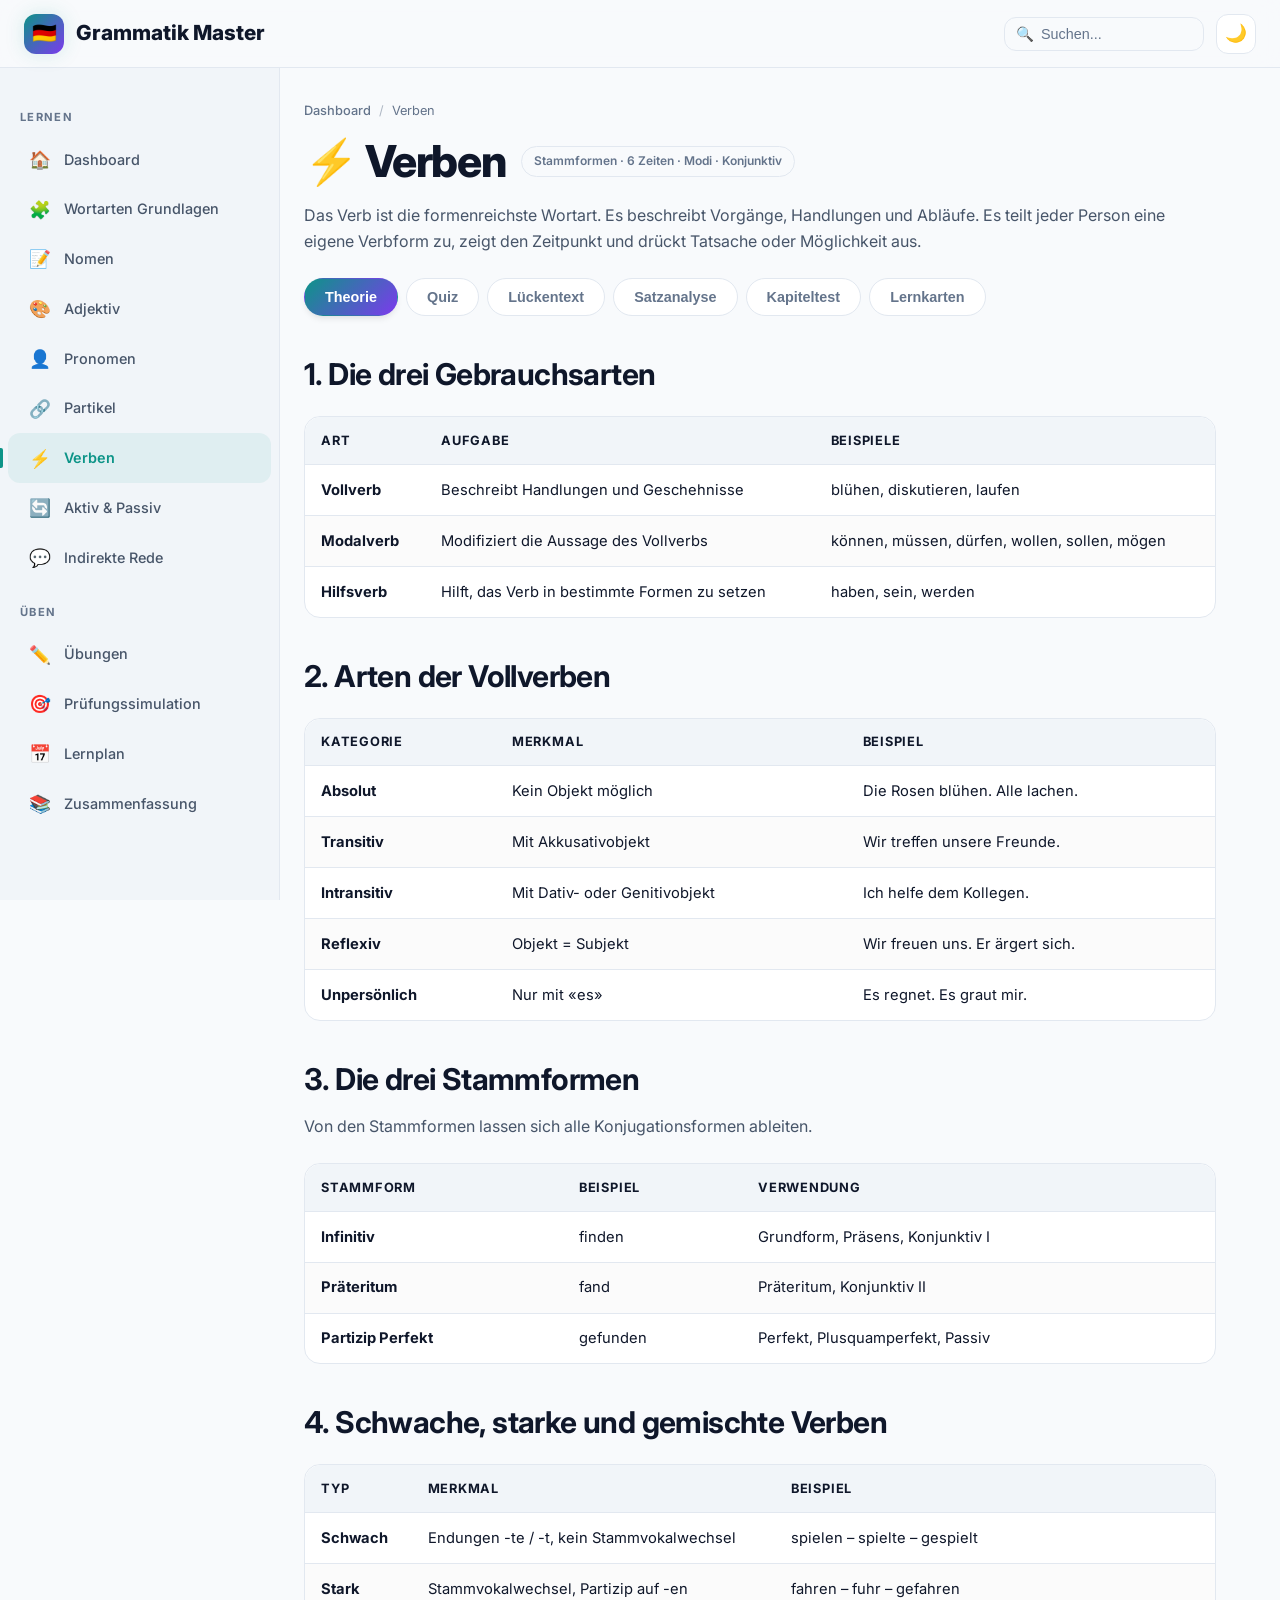
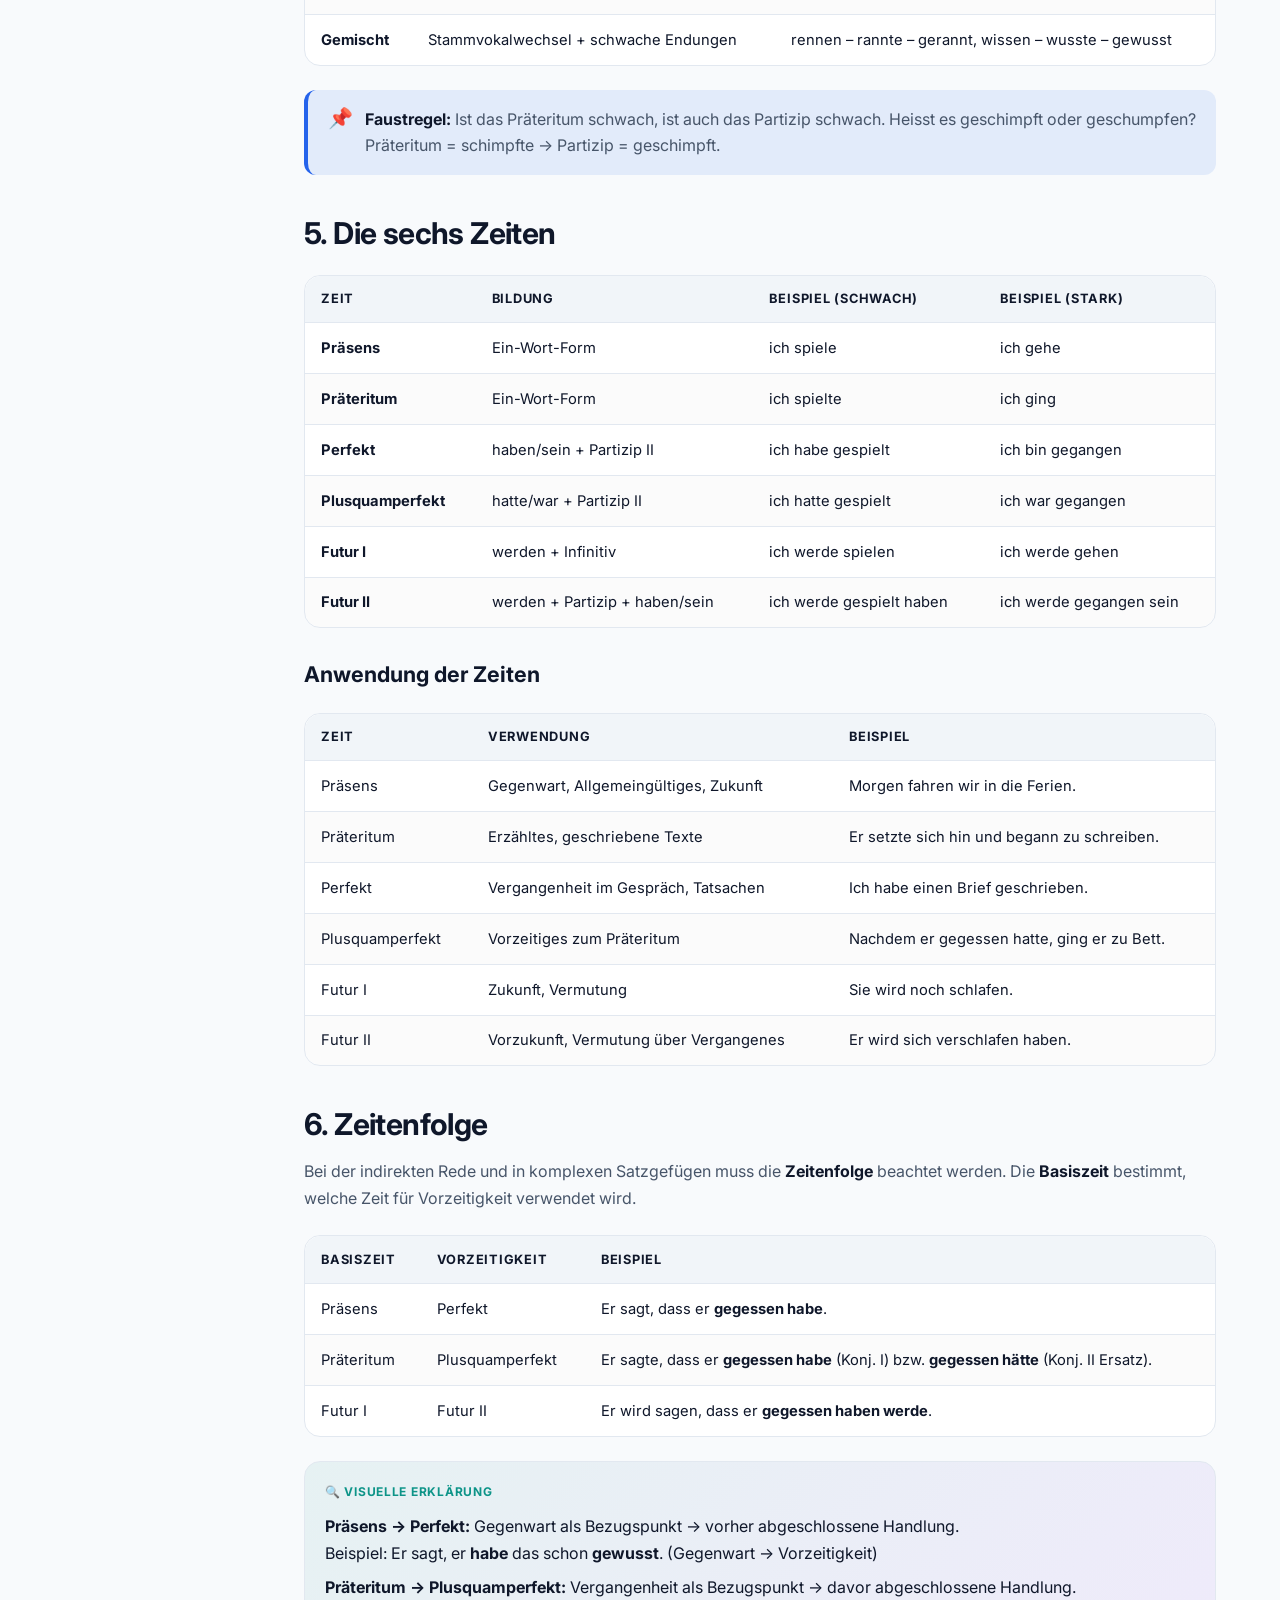
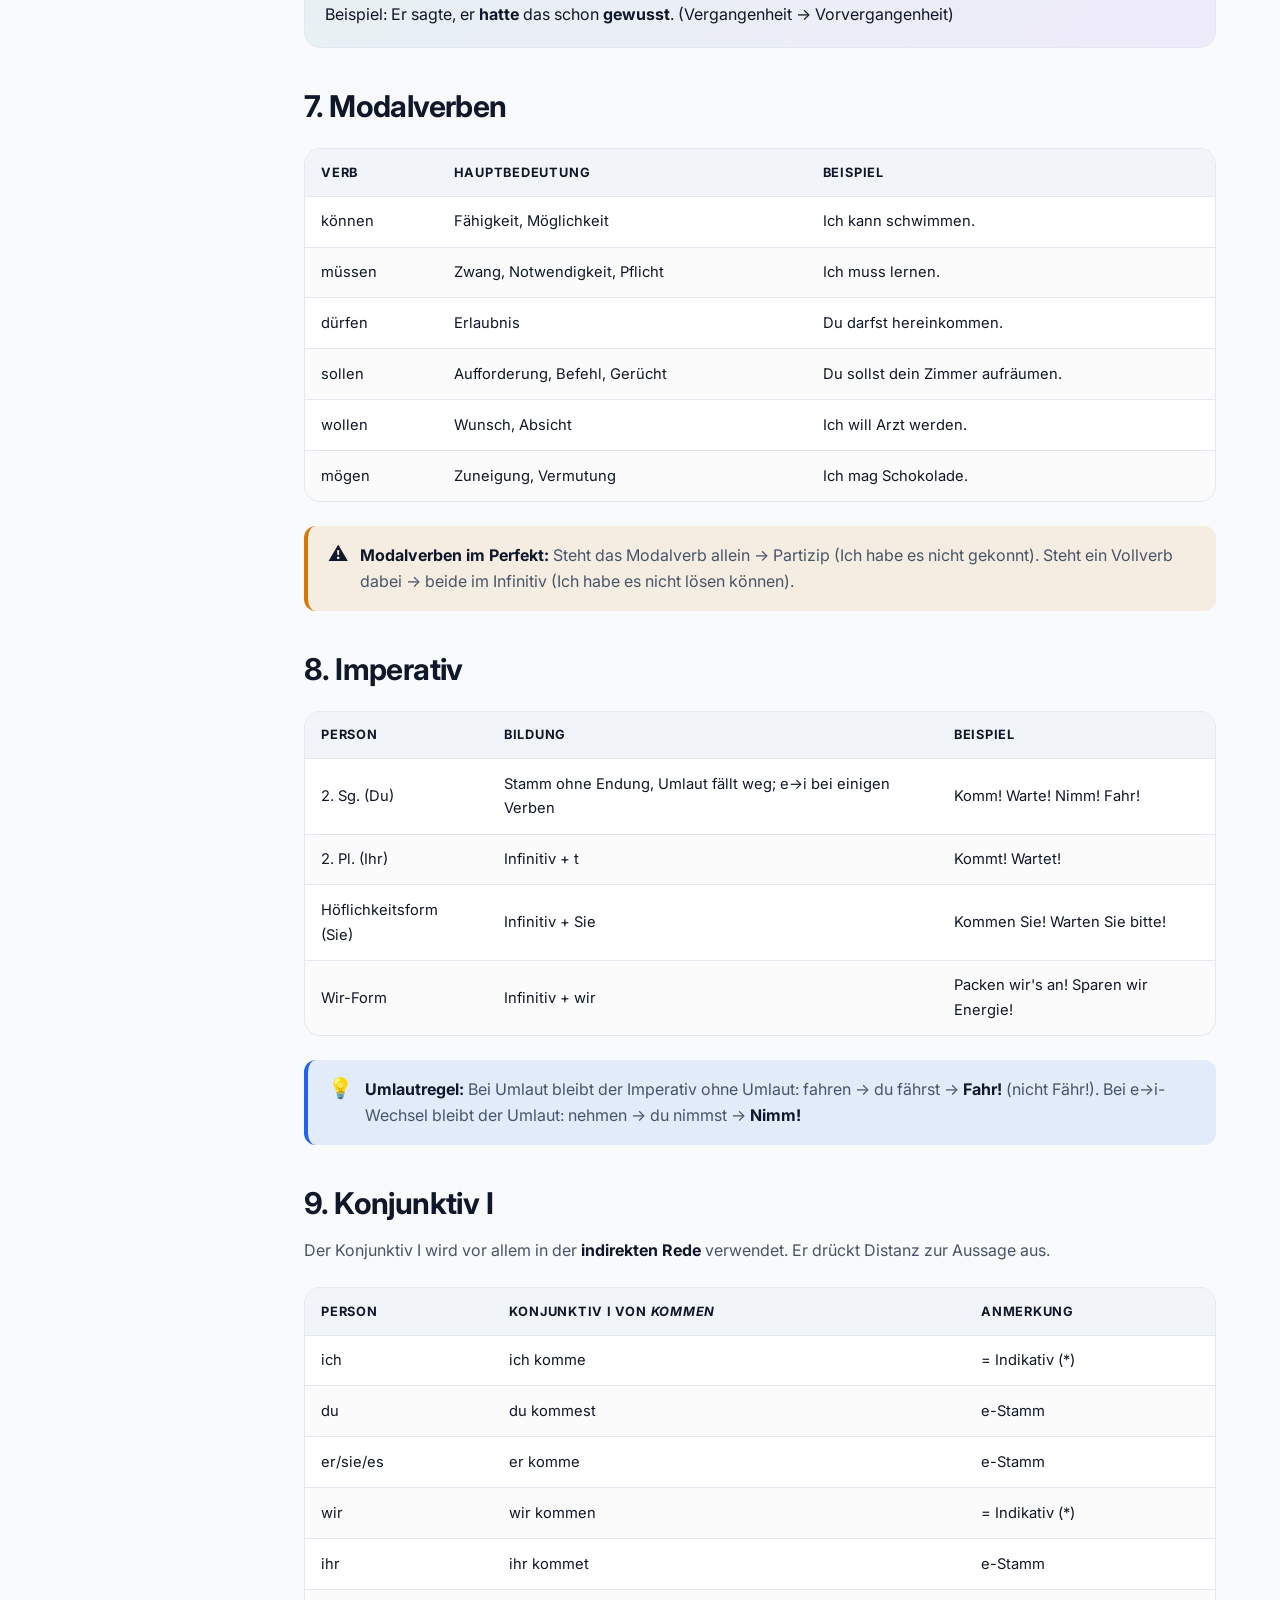
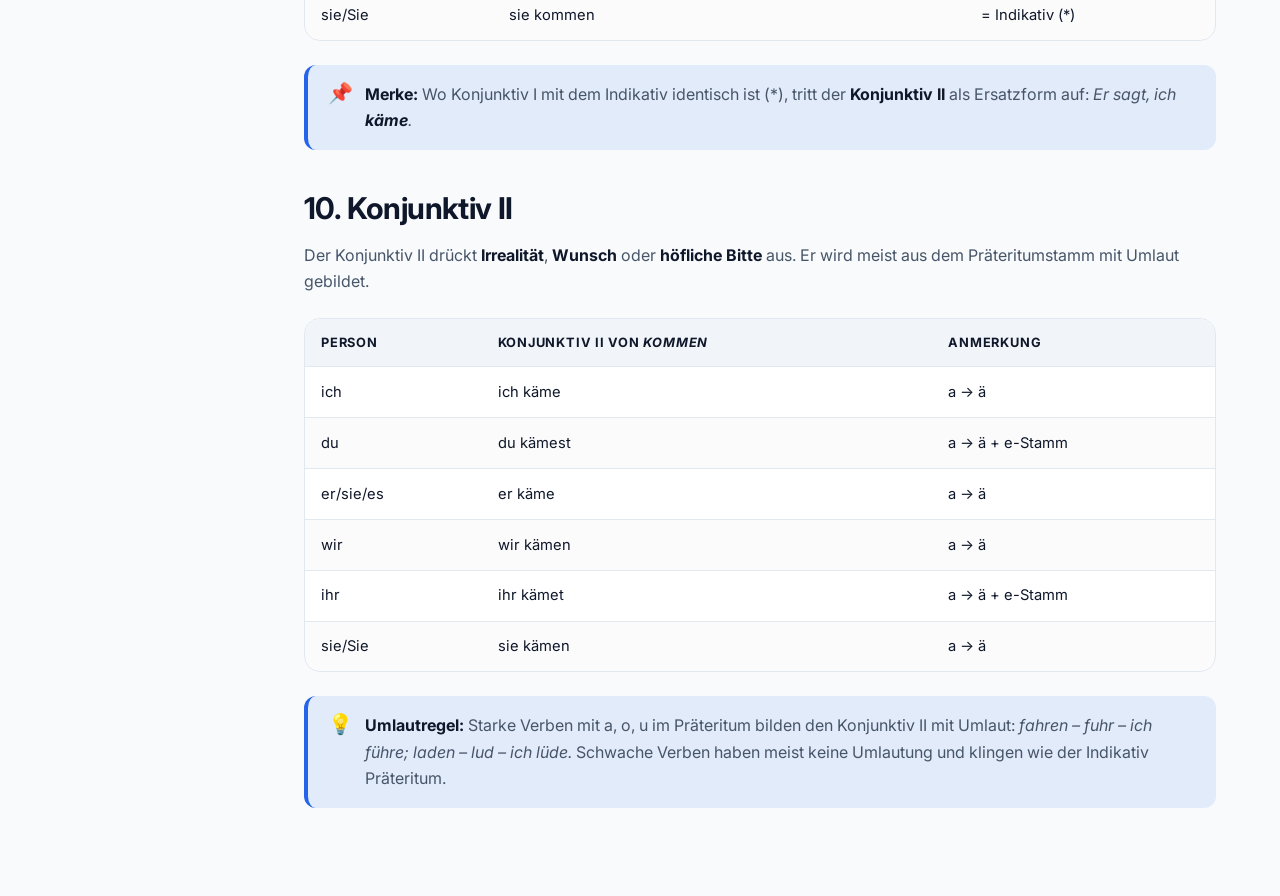
<file: pages/verben.html>
<!DOCTYPE html>
<html lang="de" data-theme="dark">
<head>
<script>
(function() {
  const saved = localStorage.getItem('theme');
  const prefersDark = window.matchMedia('(prefers-color-scheme: dark)').matches;
  const theme = saved || (prefersDark ? 'dark' : 'dark');
  document.documentElement.setAttribute('data-theme', theme);
})();
</script>
<meta charset="UTF-8">
<meta name="viewport" content="width=device-width, initial-scale=1.0">
<title>Verben – Deutsch Grammatik Master</title>
<link href="https://fonts.googleapis.com/css2?family=Inter:wght@400;500;600;700;800&display=swap" rel="stylesheet">
<link rel="stylesheet" href="../css/style.css">
</head>
<body>
<div class="app">
  <header class="header">
    <div class="header-left">
      <button class="nav-toggle" aria-label="Menü"><span></span><span></span><span></span></button>
      <a href="../index.html" class="logo"><div class="logo-icon">🇩🇪</div><span>Grammatik Master</span></a>
    </div>
    <div class="header-right">
      <div class="search-box">
        <span class="search-icon">🔍</span>
        <input type="text" id="globalSearch" placeholder="Suchen...">
        <div id="searchResults" class="search-results"></div>
      </div>
      <button class="btn-icon" id="themeBtn" onclick="APP.toggleTheme()" title="Theme wechseln">🌙</button>
    </div>
  </header>

  <aside class="sidebar">
    <div class="sidebar-section">Lernen</div>
    <ul class="sidebar-nav">
      <li><a href="../index.html"><span class="nav-icon">🏠</span> Dashboard</a></li>
      <li><a href="wortarten-grundlagen.html"><span class="nav-icon">🧩</span> Wortarten Grundlagen</a></li>
      <li><a href="nomen.html"><span class="nav-icon">📝</span> Nomen</a></li>
      <li><a href="adjektiv.html"><span class="nav-icon">🎨</span> Adjektiv</a></li>
      <li><a href="pronomen.html"><span class="nav-icon">👤</span> Pronomen</a></li>
      <li><a href="partikel.html"><span class="nav-icon">🔗</span> Partikel</a></li>
      <li><a href="verben.html" class="active"><span class="nav-icon">⚡</span> Verben</a></li>
      <li><a href="aktiv-passiv.html"><span class="nav-icon">🔄</span> Aktiv & Passiv</a></li>
      <li><a href="indirekte-rede.html"><span class="nav-icon">💬</span> Indirekte Rede</a></li>
    </ul>
    <div class="sidebar-section">Üben</div>
    <ul class="sidebar-nav">
      <li><a href="uebungen.html"><span class="nav-icon">✏️</span> Übungen</a></li>
      <li><a href="pruefung.html"><span class="nav-icon">🎯</span> Prüfungssimulation</a></li>
      <li><a href="lernplan.html"><span class="nav-icon">📅</span> Lernplan</a></li>
      <li><a href="zusammenfassung.html"><span class="nav-icon">📚</span> Zusammenfassung</a></li>
    </ul>
  </aside>

  <div class="sidebar-overlay"></div>

  <main class="main">
    <div class="content">
      <div class="breadcrumb">
        <a href="../index.html">Dashboard</a>
        <span class="breadcrumb-sep">/</span>
        <span>Verben</span>
      </div>
      <div style="display:flex;align-items:center;gap:1rem;margin-bottom:1rem;flex-wrap:wrap;">
        <h1 style="margin:0;">⚡ Verben</h1>
        <span class="tag tag-outline">Stammformen · 6 Zeiten · Modi · Konjunktiv</span>
      </div>
      <p>Das Verb ist die formenreichste Wortart. Es beschreibt Vorgänge, Handlungen und Abläufe. Es teilt jeder Person eine eigene Verbform zu, zeigt den Zeitpunkt und drückt Tatsache oder Möglichkeit aus.</p>

      <div class="tabs">
        <button class="tab active">Theorie</button>
        <button class="tab">Quiz</button>
        <button class="tab">Lückentext</button>
        <button class="tab">Satzanalyse</button>
        <button class="tab">Kapiteltest</button>
        <button class="tab">Lernkarten</button>
      </div>

      <div class="tab-panel active">
        <h2>1. Die drei Gebrauchsarten</h2>
        <div class="table-wrap">
          <table>
            <thead><tr><th>Art</th><th>Aufgabe</th><th>Beispiele</th></tr></thead>
            <tbody>
              <tr><td><strong>Vollverb</strong></td><td>Beschreibt Handlungen und Geschehnisse</td><td>blühen, diskutieren, laufen</td></tr>
              <tr><td><strong>Modalverb</strong></td><td>Modifiziert die Aussage des Vollverbs</td><td>können, müssen, dürfen, wollen, sollen, mögen</td></tr>
              <tr><td><strong>Hilfsverb</strong></td><td>Hilft, das Verb in bestimmte Formen zu setzen</td><td>haben, sein, werden</td></tr>
            </tbody>
          </table>
        </div>

        <h2>2. Arten der Vollverben</h2>
        <div class="table-wrap">
          <table>
            <thead><tr><th>Kategorie</th><th>Merkmal</th><th>Beispiel</th></tr></thead>
            <tbody>
              <tr><td><strong>Absolut</strong></td><td>Kein Objekt möglich</td><td>Die Rosen blühen. Alle lachen.</td></tr>
              <tr><td><strong>Transitiv</strong></td><td>Mit Akkusativobjekt</td><td>Wir treffen unsere Freunde.</td></tr>
              <tr><td><strong>Intransitiv</strong></td><td>Mit Dativ- oder Genitivobjekt</td><td>Ich helfe dem Kollegen.</td></tr>
              <tr><td><strong>Reflexiv</strong></td><td>Objekt = Subjekt</td><td>Wir freuen uns. Er ärgert sich.</td></tr>
              <tr><td><strong>Unpersönlich</strong></td><td>Nur mit «es»</td><td>Es regnet. Es graut mir.</td></tr>
            </tbody>
          </table>
        </div>

        <h2>3. Die drei Stammformen</h2>
        <p>Von den Stammformen lassen sich alle Konjugationsformen ableiten.</p>
        <div class="table-wrap">
          <table>
            <thead><tr><th>Stammform</th><th>Beispiel</th><th>Verwendung</th></tr></thead>
            <tbody>
              <tr><td><strong>Infinitiv</strong></td><td>finden</td><td>Grundform, Präsens, Konjunktiv I</td></tr>
              <tr><td><strong>Präteritum</strong></td><td>fand</td><td>Präteritum, Konjunktiv II</td></tr>
              <tr><td><strong>Partizip Perfekt</strong></td><td>gefunden</td><td>Perfekt, Plusquamperfekt, Passiv</td></tr>
            </tbody>
          </table>
        </div>

        <h2>4. Schwache, starke und gemischte Verben</h2>
        <div class="table-wrap">
          <table>
            <thead><tr><th>Typ</th><th>Merkmal</th><th>Beispiel</th></tr></thead>
            <tbody>
              <tr><td><strong>Schwach</strong></td><td>Endungen -te / -t, kein Stammvokalwechsel</td><td>spielen – spielte – gespielt</td></tr>
              <tr><td><strong>Stark</strong></td><td>Stammvokalwechsel, Partizip auf -en</td><td>fahren – fuhr – gefahren</td></tr>
              <tr><td><strong>Gemischt</strong></td><td>Stammvokalwechsel + schwache Endungen</td><td>rennen – rannte – gerannt, wissen – wusste – gewusst</td></tr>
            </tbody>
          </table>
        </div>
        <div class="callout callout-info">
          <span class="callout-icon">📌</span>
          <div class="callout-content">
            <p><strong>Faustregel:</strong> Ist das Präteritum schwach, ist auch das Partizip schwach. Heisst es geschimpft oder geschumpfen? Präteritum = schimpfte → Partizip = geschimpft.</p>
          </div>
        </div>

        <h2>5. Die sechs Zeiten</h2>
        <div class="table-wrap">
          <table>
            <thead><tr><th>Zeit</th><th>Bildung</th><th>Beispiel (schwach)</th><th>Beispiel (stark)</th></tr></thead>
            <tbody>
              <tr><td><strong>Präsens</strong></td><td>Ein-Wort-Form</td><td>ich spiele</td><td>ich gehe</td></tr>
              <tr><td><strong>Präteritum</strong></td><td>Ein-Wort-Form</td><td>ich spielte</td><td>ich ging</td></tr>
              <tr><td><strong>Perfekt</strong></td><td>haben/sein + Partizip II</td><td>ich habe gespielt</td><td>ich bin gegangen</td></tr>
              <tr><td><strong>Plusquamperfekt</strong></td><td>hatte/war + Partizip II</td><td>ich hatte gespielt</td><td>ich war gegangen</td></tr>
              <tr><td><strong>Futur I</strong></td><td>werden + Infinitiv</td><td>ich werde spielen</td><td>ich werde gehen</td></tr>
              <tr><td><strong>Futur II</strong></td><td>werden + Partizip + haben/sein</td><td>ich werde gespielt haben</td><td>ich werde gegangen sein</td></tr>
            </tbody>
          </table>
        </div>

        <h3>Anwendung der Zeiten</h3>
        <div class="table-wrap">
          <table>
            <thead><tr><th>Zeit</th><th>Verwendung</th><th>Beispiel</th></tr></thead>
            <tbody>
              <tr><td>Präsens</td><td>Gegenwart, Allgemeingültiges, Zukunft</td><td>Morgen fahren wir in die Ferien.</td></tr>
              <tr><td>Präteritum</td><td>Erzähltes, geschriebene Texte</td><td>Er setzte sich hin und begann zu schreiben.</td></tr>
              <tr><td>Perfekt</td><td>Vergangenheit im Gespräch, Tatsachen</td><td>Ich habe einen Brief geschrieben.</td></tr>
              <tr><td>Plusquamperfekt</td><td>Vorzeitiges zum Präteritum</td><td>Nachdem er gegessen hatte, ging er zu Bett.</td></tr>
              <tr><td>Futur I</td><td>Zukunft, Vermutung</td><td>Sie wird noch schlafen.</td></tr>
              <tr><td>Futur II</td><td>Vorzukunft, Vermutung über Vergangenes</td><td>Er wird sich verschlafen haben.</td></tr>
            </tbody>
          </table>
        </div>

        <h2>6. Zeitenfolge</h2>
        <p>Bei der indirekten Rede und in komplexen Satzgefügen muss die <strong>Zeitenfolge</strong> beachtet werden. Die <strong>Basiszeit</strong> bestimmt, welche Zeit für Vorzeitigkeit verwendet wird.</p>
        <div class="table-wrap">
          <table>
            <thead><tr><th>Basiszeit</th><th>Vorzeitigkeit</th><th>Beispiel</th></tr></thead>
            <tbody>
              <tr><td>Präsens</td><td>Perfekt</td><td>Er sagt, dass er <strong>gegessen habe</strong>.</td></tr>
              <tr><td>Präteritum</td><td>Plusquamperfekt</td><td>Er sagte, dass er <strong>gegessen habe</strong> (Konj. I) bzw. <strong>gegessen hätte</strong> (Konj. II Ersatz).</td></tr>
              <tr><td>Futur I</td><td>Futur II</td><td>Er wird sagen, dass er <strong>gegessen haben werde</strong>.</td></tr>
            </tbody>
          </table>
        </div>
        <div class="example-box">
          <div class="example-label">🔍 Visuelle Erklärung</div>
          <p><strong>Präsens → Perfekt:</strong> Gegenwart als Bezugspunkt → vorher abgeschlossene Handlung.</p>
          <p>Beispiel: Er sagt, er <strong>habe</strong> das schon <strong>gewusst</strong>. (Gegenwart → Vorzeitigkeit)</p>
          <p style="margin-top:0.5rem;"><strong>Präteritum → Plusquamperfekt:</strong> Vergangenheit als Bezugspunkt → davor abgeschlossene Handlung.</p>
          <p>Beispiel: Er sagte, er <strong>hatte</strong> das schon <strong>gewusst</strong>. (Vergangenheit → Vorvergangenheit)</p>
        </div>

        <h2>7. Modalverben</h2>
        <div class="table-wrap">
          <table>
            <thead><tr><th>Verb</th><th>Hauptbedeutung</th><th>Beispiel</th></tr></thead>
            <tbody>
              <tr><td>können</td><td>Fähigkeit, Möglichkeit</td><td>Ich kann schwimmen.</td></tr>
              <tr><td>müssen</td><td>Zwang, Notwendigkeit, Pflicht</td><td>Ich muss lernen.</td></tr>
              <tr><td>dürfen</td><td>Erlaubnis</td><td>Du darfst hereinkommen.</td></tr>
              <tr><td>sollen</td><td>Aufforderung, Befehl, Gerücht</td><td>Du sollst dein Zimmer aufräumen.</td></tr>
              <tr><td>wollen</td><td>Wunsch, Absicht</td><td>Ich will Arzt werden.</td></tr>
              <tr><td>mögen</td><td>Zuneigung, Vermutung</td><td>Ich mag Schokolade.</td></tr>
            </tbody>
          </table>
        </div>
        <div class="callout callout-warning">
          <span class="callout-icon">⚠️</span>
          <div class="callout-content">
            <p><strong>Modalverben im Perfekt:</strong> Steht das Modalverb allein → Partizip (Ich habe es nicht gekonnt). Steht ein Vollverb dabei → beide im Infinitiv (Ich habe es nicht lösen können).</p>
          </div>
        </div>

        <h2>8. Imperativ</h2>
        <div class="table-wrap">
          <table>
            <thead><tr><th>Person</th><th>Bildung</th><th>Beispiel</th></tr></thead>
            <tbody>
              <tr><td>2. Sg. (Du)</td><td>Stamm ohne Endung, Umlaut fällt weg; e→i bei einigen Verben</td><td>Komm! Warte! Nimm! Fahr!</td></tr>
              <tr><td>2. Pl. (Ihr)</td><td>Infinitiv + t</td><td>Kommt! Wartet!</td></tr>
              <tr><td>Höflichkeitsform (Sie)</td><td>Infinitiv + Sie</td><td>Kommen Sie! Warten Sie bitte!</td></tr>
              <tr><td>Wir-Form</td><td>Infinitiv + wir</td><td>Packen wir's an! Sparen wir Energie!</td></tr>
            </tbody>
          </table>
        </div>
        <div class="callout callout-info">
          <span class="callout-icon">💡</span>
          <div class="callout-content">
            <p><strong>Umlautregel:</strong> Bei Umlaut bleibt der Imperativ ohne Umlaut: fahren → du fährst → <strong>Fahr!</strong> (nicht Fähr!). Bei e→i-Wechsel bleibt der Umlaut: nehmen → du nimmst → <strong>Nimm!</strong></p>
          </div>
        </div>

        <h2>9. Konjunktiv I</h2>
        <p>Der Konjunktiv I wird vor allem in der <strong>indirekten Rede</strong> verwendet. Er drückt Distanz zur Aussage aus.</p>
        <div class="table-wrap">
          <table>
            <thead><tr><th>Person</th><th>Konjunktiv I von <em>kommen</em></th><th>Anmerkung</th></tr></thead>
            <tbody>
              <tr><td>ich</td><td>ich komme</td><td>= Indikativ (*)</td></tr>
              <tr><td>du</td><td>du kommest</td><td>e-Stamm</td></tr>
              <tr><td>er/sie/es</td><td>er komme</td><td>e-Stamm</td></tr>
              <tr><td>wir</td><td>wir kommen</td><td>= Indikativ (*)</td></tr>
              <tr><td>ihr</td><td>ihr kommet</td><td>e-Stamm</td></tr>
              <tr><td>sie/Sie</td><td>sie kommen</td><td>= Indikativ (*)</td></tr>
            </tbody>
          </table>
        </div>
        <div class="callout callout-info">
          <span class="callout-icon">📌</span>
          <div class="callout-content">
            <p><strong>Merke:</strong> Wo Konjunktiv I mit dem Indikativ identisch ist (*), tritt der <strong>Konjunktiv II</strong> als Ersatzform auf: <em>Er sagt, ich <strong>käme</strong>.</em></p>
          </div>
        </div>

        <h2>10. Konjunktiv II</h2>
        <p>Der Konjunktiv II drückt <strong>Irrealität</strong>, <strong>Wunsch</strong> oder <strong>höfliche Bitte</strong> aus. Er wird meist aus dem Präteritumstamm mit Umlaut gebildet.</p>
        <div class="table-wrap">
          <table>
            <thead><tr><th>Person</th><th>Konjunktiv II von <em>kommen</em></th><th>Anmerkung</th></tr></thead>
            <tbody>
              <tr><td>ich</td><td>ich käme</td><td>a → ä</td></tr>
              <tr><td>du</td><td>du kämest</td><td>a → ä + e-Stamm</td></tr>
              <tr><td>er/sie/es</td><td>er käme</td><td>a → ä</td></tr>
              <tr><td>wir</td><td>wir kämen</td><td>a → ä</td></tr>
              <tr><td>ihr</td><td>ihr kämet</td><td>a → ä + e-Stamm</td></tr>
              <tr><td>sie/Sie</td><td>sie kämen</td><td>a → ä</td></tr>
            </tbody>
          </table>
        </div>
        <div class="callout callout-info">
          <span class="callout-icon">💡</span>
          <div class="callout-content">
            <p><strong>Umlautregel:</strong> Starke Verben mit a, o, u im Präteritum bilden den Konjunktiv II mit Umlaut: <em>fahren – fuhr – ich führe; laden – lud – ich lüde.</em> Schwache Verben haben meist keine Umlautung und klingen wie der Indikativ Präteritum.</p>
          </div>
        </div>
      </div>

      <div class="tab-panel">
        <h2>📝 Quiz zu Verben</h2>
        <div id="verb-quiz"></div>
      </div>

      <div class="tab-panel">
        <h2>✏️ Lückentext zu Verben</h2>
        <div id="verb-lueckentext"></div>
      </div>

      <div class="tab-panel">
        <h2>🔍 Satzanalyse zu Verben</h2>
        <div id="verb-satzanalyse"></div>
      </div>

      <div class="tab-panel">
        <h2>🎯 Kapiteltest zu Verben</h2>
        <div id="verb-test"></div>
      </div>

      <div class="tab-panel">
        <h2>🃏 Lernkarten zu Verben</h2>
        <div id="verb-flashcards"></div>
      </div>
    </div>
  </main>
</div>
<script src="../js/app.js"></script>
<script>
APP.markVisited('verben');

const verbQuestions = [
  { question: "Welche Stammform fehlt bei 'laufen'? laufen – lief – …", options: ["gelaufen","gelauft","laufen","liefen"], answer: 0, explanation: "'Laufen' ist stark: laufen – lief – gelaufen." },
  { question: "Wie bildet man das Perfekt von 'sein'?", options: ["ich habe gewesen","ich bin gewesen","ich werde sein","ich war gewesen"], answer: 1, explanation: "'Sein' bildet das Perfekt mit 'sein': ich bin gewesen." },
  { question: "Welche Zeit drückt Vorzeitigkeit zum Präteritum aus?", options: ["Perfekt","Plusquamperfekt","Futur I","Präsens"], answer: 1, explanation: "Das Plusquamperfekt drückt aus, dass etwas vor dem Präteritum geschah." },
  { question: "Wie lautet der Imperativ von 'nehmen' (Du-Form)?", options: ["Nehme!","Nimm!","Nimmst!","Nehm!"], answer: 1, explanation: "Stammvokal -e- wechselt zu -i-: nehmen → du nimmst → Nimm!" },
  { question: "Welches Verb ist ein Modalverb?", options: ["laufen","können","essen","schlafen"], answer: 1, explanation: "'Können' ist ein Modalverb und modifiziert die Aussage des Vollverbs." },
  { question: "Welche Zeit ist 'Ich werde gegangen sein'?", options: ["Futur I","Futur II","Perfekt","Plusquamperfekt"], answer: 1, explanation: "'werden + Partizip + sein' = Futur II." },
  { question: "Was ist ein unregelmässiges (starkes) Verb?", options: ["spielen","lachen","fliegen","machen"], answer: 2, explanation: "'Fliegen' ändert den Stammvokal: fliegen – flog – geflogen." },
  { question: "Wie lautet das Perfekt von 'ich darf nicht gehen' mit Modalverb?", options: ["Ich habe nicht gehen gedurft","Ich habe nicht gehen dürfen","Ich habe nicht gedurft gehen","Ich durfte nicht gegangen haben"], answer: 1, explanation: "Mit Vollverb stehen beide im Infinitiv: ich habe nicht gehen dürfen." },
  { question: "Welches Verb ist schwach?", options: ["spielen","fahren","fliegen","essen"], answer: 0, explanation: "Schwache Verben bilden Präteritum mit -te und Partizip mit -t: spielen – spielte – gespielt." },
  { question: "Welches Verb ist gemischt?", options: ["rennen","laufen","machen","singen"], answer: 0, explanation: "Rennen hat Vokalwechsel wie ein starkes Verb, aber schwache Endungen: rennen – rannte – gerannt." },
  { question: "Wie lautet das Präteritum von 'werden'?", options: ["wurde","ward","wird","werdet"], answer: 0, explanation: "Das Präteritum von werden ist unregelmässig: ich/er wurde." },
  { question: "Wie lautet die 3. Person Sg. Konjunktiv I von 'kommen'?", options: ["kommt","komme","käme","kämmt"], answer: 1, explanation: "Konjunktiv I bildet die 3. Person Sg. mit e-Stamm: er komme." },
  { question: "Wie lautet der Konjunktiv II (ich) von 'fahren'?", options: ["führe","fähre","fuhr","würde fahren"], answer: 0, explanation: "Vom Präteritum fuhr mit Umlaut: ich führe. (Umlaut: a → ä)" },
  { question: "Wie lautet der Imperativ (Du) von 'fahren'?", options: ["Fahr!","Fähr!","Fahre!","Fuhr!"], answer: 0, explanation: "Im Imperativ fällt der Umlaut weg: fahren → Fahr! (nicht Fähr!)" },
  { question: "Welches Hilfsverb braucht 'fliegen' im Perfekt?", options: ["haben","sein","werden","hatte"], answer: 1, explanation: "Fliegen drückt Ortsveränderung aus und bildet das Perfekt mit sein: ich bin geflogen." }
];

const lueckenData = [
  { before: "Gestern ", answer: "bin", after: " ich nach Hause gegangen." },
  { before: "Er ", answer: "spielte", after: " früher jeden Tag Klavier." },
  { before: "Wenn ich Zeit hätte, ", answer: "käme", after: " ich gern." },
  { before: "Morgen ", answer: "werde", after: " ich den Brief schreiben." },
  { before: "Sie sagt, er ", answer: "habe", after: " das Buch gelesen." },
  { before: "Bis nächste Woche ", answer: "werde", after: " ich das Projekt abgeschlossen haben." },
  { before: "Als er ankam, ", answer: "hatte", after: " sie schon gegessen." },
  { before: "Du ", answer: "sollst", after: " dein Zimmer aufräumen." },
  { before: "Wir ", answer: "können", after: " das Problem lösen." },
  { before: "Wenn er krank ", answer: "wäre", after: ", bliebe er zu Hause." },
  { before: " ", answer: "Komm", after: " her!" },
  { before: "Die Kinder ", answer: "dürfen", after: " nicht allein auf die Straße." },
  { before: "Er hat das nicht ", answer: "gewusst", after: "." },
  { before: "Sie wird wohl ", answer: "geschlafen", after: " haben." },
  { before: "Er behauptet, sie ", answer: "sei", after: " krank." }
];

const satzData = [
  { question: "In dem Satz 'Sie hat den Brief geschrieben' ist das Verb ...", options: ["transitiv","intransitiv","reflexiv","unpersönlich"], answer: 0, explanation: "Das Verb hat ein Akkusativobjekt (den Brief) und ist daher transitiv." },
  { question: "In dem Satz 'Wir freuen uns' ist das Verb ...", options: ["reflexiv","transitiv","absolut","unpersönlich"], answer: 0, explanation: "Das Reflexivpronomen 'uns' bezieht sich auf das Subjekt 'wir'." },
  { question: "In dem Satz 'Ich bin nach Hause gegangen' ist die Zeit ...", options: ["Perfekt","Präteritum","Plusquamperfekt","Futur I"], answer: 0, explanation: "Haben/sein + Partizip II bildet das Perfekt." },
  { question: "In dem Satz 'Er sagt, sie komme morgen' ist die Verbform ...", options: ["Konjunktiv I","Konjunktiv II","Indikativ","Imperativ"], answer: 0, explanation: "'komme' ist Konjunktiv I der indirekten Rede." },
  { question: "In dem Satz 'Wenn ich reich wäre' ist 'wäre' ...", options: ["Konjunktiv II","Konjunktiv I","Indikativ Präteritum","Plusquamperfekt"], answer: 0, explanation: "'wäre' ist die Konjunktiv-II-Form von sein (Irrealis)." },
  { question: "In dem Satz 'Komm herein!' handelt es sich um ...", options: ["Imperativ","Indikativ","Konjunktiv I","Konjunktiv II"], answer: 0, explanation: "'Komm!' ist die Befehlsform (Imperativ) für die Du-Form." },
  { question: "In dem Satz 'Es regnet' ist das Verb ...", options: ["unpersönlich","absolut","reflexiv","transitiv"], answer: 0, explanation: "'Es regnet' hat nur das formale Subjekt 'es' und ist unpersönlich." },
  { question: "In dem Satz 'Sie wird tanzen' ist die Zeit ...", options: ["Futur I","Futur II","Präsens","Konjunktiv"], answer: 0, explanation: "Werden + Infinitiv bildet das Futur I." },
  { question: "In dem Satz 'Ich habe schlafen müssen' steht 'müssen' im ...", options: ["Infinitiv im Perfekt","Partizip","Präteritum","Indikativ"], answer: 0, explanation: "Bei Modalverb + Vollverb im Perfekt stehen beide im Infinitiv: haben ... müssen." },
  { question: "In dem Satz 'Er kann schwimmen' ist 'können' ein ...", options: ["Modalverb","Vollverb","Hilfsverb","reflexives Verb"], answer: 0, explanation: "Können modifiziert die Aussage des Vollverbs schwimmen." }
];

const testData = [
  { question: "Welche Stammformen hat 'bitten'?", options: ["bitten – bat – gebeten","bitten – bittete – gebittet","bitten – bat – gebitten","bitten – bittete – gebeten"], answer: 0, explanation: "Bitten ist stark: bitten – bat – gebeten." },
  { question: "Wie lautet das Plusquamperfekt von 'er findet'?", options: ["er hatte gefunden","er hat gefunden","er hatte finden","er war gefunden"], answer: 0, explanation: "Plusquamperfekt = hatte/war + Partizip II: er hatte gefunden." },
  { question: "Wie bildet man das Futur II von 'sie schreibt'?", options: ["sie wird geschrieben haben","sie wird schreiben haben","sie wird geschrieben sein","sie hat geschrieben werden"], answer: 0, explanation: "Futur II = werden + Partizip + haben/sein: sie wird geschrieben haben." },
  { question: "Welcher Satz steht im Konjunktiv I?", options: ["Er sagt, sie sei krank.","Er sagt, sie wäre krank.","Er sagt, sie ist krank.","Er sagte, sie sei krank."], answer: 0, explanation: "'sei' ist Konjunktiv I von sein in der indirekten Rede (Gegenwart)." },
  { question: "Welcher Satz zeigt die korrekte Zeitenfolge (Basiszeit Präsens)?", options: ["Er sagt, er habe gegessen.","Er sagt, er hatte gegessen.","Er sagt, er hätte gegessen.","Er sagt, er werde gegessen."], answer: 0, explanation: "Bei Basiszeit Präsens drückt Vorzeitigkeit das Perfekt (habe gegessen) aus." },
  { question: "Wie lautet die Imperativ-Sie-Form von 'setzen'?", options: ["Setzen Sie sich!","Setzt euch!","Setz dich!","Setzen wir uns!"], answer: 0, explanation: "Imperativ Sie = Infinitiv + Sie: Setzen Sie sich!" },
  { question: "Welches Verb ist stark?", options: ["fließen","machen","reden","lächeln"], answer: 0, explanation: "Fließen hat Stammvokalwechsel: fließen – floss – geflossen." },
  { question: "Wie lautet der Konjunktiv II (ich) von 'fahren'?", options: ["führe","fähre","fuhr","würde fahren"], answer: 0, explanation: "Vom Präteritum fuhr mit Umlaut: ich führe." },
  { question: "Wie lautet das Perfekt von 'Ich muss gehen' mit Vollverb?", options: ["Ich habe gehen müssen.","Ich habe gemusst gehen.","Ich habe gehen gemusst.","Ich bin gehen müssen."], answer: 0, explanation: "Mit Vollverb stehen Modalverb und Vollverb im Infinitiv: haben ... gehen müssen." },
  { question: "Welche Form ist Indikativ Präsens?", options: ["ich komme","ich käme","ich komme (*)","ich kämest"], answer: 0, explanation: "'ich komme' ist Indikativ Präsens (und zugleich Konjunktiv I, da identisch)." },
  { question: "Welcher Satz enthält ein unpersönliches Verb?", options: ["Es schneit.","Er schläft.","Sie lacht.","Wir gehen."], answer: 0, explanation: "'Es schneit' hat nur das formale Subjekt 'es' und ist unpersönlich." },
  { question: "Welches ist ein gemischtes Verb?", options: ["wissen","spielen","laufen","schreiben"], answer: 0, explanation: "Wissen hat Vokalwechsel (wissen – wusste – gewusst), aber schwache Endungen." },
  { question: "Wie lautet das Präteritum von 'werden'?", options: ["wurde","ward","wird","wurdest"], answer: 0, explanation: "Präteritum von werden: ich/er wurde." },
  { question: "Welche Form zeigt Futur I mit Vermutung?", options: ["Sie wird noch schlafen.","Sie will noch schlafen.","Sie würde noch schlafen.","Sie ist noch schlafen."], answer: 0, explanation: "Futur I kann Vermutung ausdrücken: Sie wird noch schlafen." },
  { question: "Wie lautet das Perfekt eines alleinstehenden Modalverbs?", options: ["Ich habe es nicht gekonnt.","Ich habe es nicht können.","Ich habe nicht gekonnt es.","Ich bin es nicht gekonnt."], answer: 0, explanation: "Steht das Modalverb allein, wird es wie ein Vollverb konjugiert: Ich habe es nicht gekonnt." },
  { question: "Wie lautet die 2. Person Plural Konjunktiv I von 'sein'?", options: ["ihr seiet","ihr seid","ihr wäret","ihr wärt"], answer: 0, explanation: "Konjunktiv I von sein: ihr seiet (e-Stamm)." },
  { question: "Welche Form ist Konjunktiv II?", options: ["wir kämen","wir kommen","wir kamen","wir kommet"], answer: 0, explanation: "'wir kämen' ist Konjunktiv II von kommen (Präteritum kam + Umlaut)." },
  { question: "Wie lautet die Imperativ-Ihr-Form von 'machen'?", options: ["Macht!","Machen!","Mache!","Mach!"], answer: 0, explanation: "Imperativ Ihr = Infinitiv: Macht!" },
  { question: "Welches Hilfsverb braucht 'tanzen' im Perfekt?", options: ["haben","sein","werden","wurden"], answer: 0, explanation: "Tanzen ist ein transitiver Vorgang und bildet das Perfekt mit haben." },
  { question: "Welche Zeit drückt Vorzeitigkeit zur Basiszeit 'Präsens' aus?", options: ["Perfekt","Präteritum","Plusquamperfekt","Futur I"], answer: 0, explanation: "Zur Basiszeit Präsens drückt das Perfekt Vorzeitigkeit aus." }
];

const verbCards = [
  { front: "3 Stammformen", back: "Infinitiv – Präteritum – Partizip Perfekt", detail: "Von ihnen lassen sich alle Formen ableiten." },
  { front: "Schwaches Verb", back: "Endungen -te / -t", detail: "spielen – spielte – gespielt (kein Vokalwechsel)" },
  { front: "Starkes Verb", back: "Vokalwechsel + Partizip auf -en", detail: "fahren – fuhr – gefahren" },
  { front: "Gemischtes Verb", back: "Vokalwechsel + schwache Endungen", detail: "rennen – rannte – gerannt, wissen – wusste – gewusst" },
  { front: "Perfekt mit haben", back: "transitive Verben, unpersönliche Verben", detail: "Ich habe gegessen. Es hat geregnet." },
  { front: "Perfekt mit sein", back: "Verben der Orts-/Zustandsänderung", detail: "Ich bin gegangen. Er ist gefahren." },
  { front: "Futur II", back: "werden + Partizip + haben/sein", detail: "Ich werde gegangen sein. = Vorzukunft / Vermutung" },
  { front: "6 Modalverben", back: "können, müssen, dürfen, sollen, wollen, mögen", detail: "Modifizieren die Aussage des Vollverbs." }
];

// Initialize all exercises on page load
setTimeout(function() {
  if (document.getElementById('verb-quiz') && !document.getElementById('verb-quiz').dataset.init) {
    new ExerciseEngine('verb-quiz', verbQuestions, 'verben', 'quiz');
    document.getElementById('verb-quiz').dataset.init = '1';
  }
  if (document.getElementById('verb-lueckentext') && !document.getElementById('verb-lueckentext').dataset.init) {
    new InputExerciseEngine('verb-lueckentext', lueckenData, 'verben', 'lueckentext');
    document.getElementById('verb-lueckentext').dataset.init = '1';
  }
  if (document.getElementById('verb-satzanalyse') && !document.getElementById('verb-satzanalyse').dataset.init) {
    new ExerciseEngine('verb-satzanalyse', satzData, 'verben', 'satzanalyse');
    document.getElementById('verb-satzanalyse').dataset.init = '1';
  }
  if (document.getElementById('verb-test') && !document.getElementById('verb-test').dataset.init) {
    new ExerciseEngine('verb-test', testData, 'verben', 'kapiteltest');
    document.getElementById('verb-test').dataset.init = '1';
  }
  if (document.getElementById('verb-flashcards') && !document.getElementById('verb-flashcards').dataset.init) {
    new FlashcardEngine('verb-flashcards', verbCards);
    document.getElementById('verb-flashcards').dataset.init = '1';
  }
}, 100);
</script>
</body>
</html>
</file>
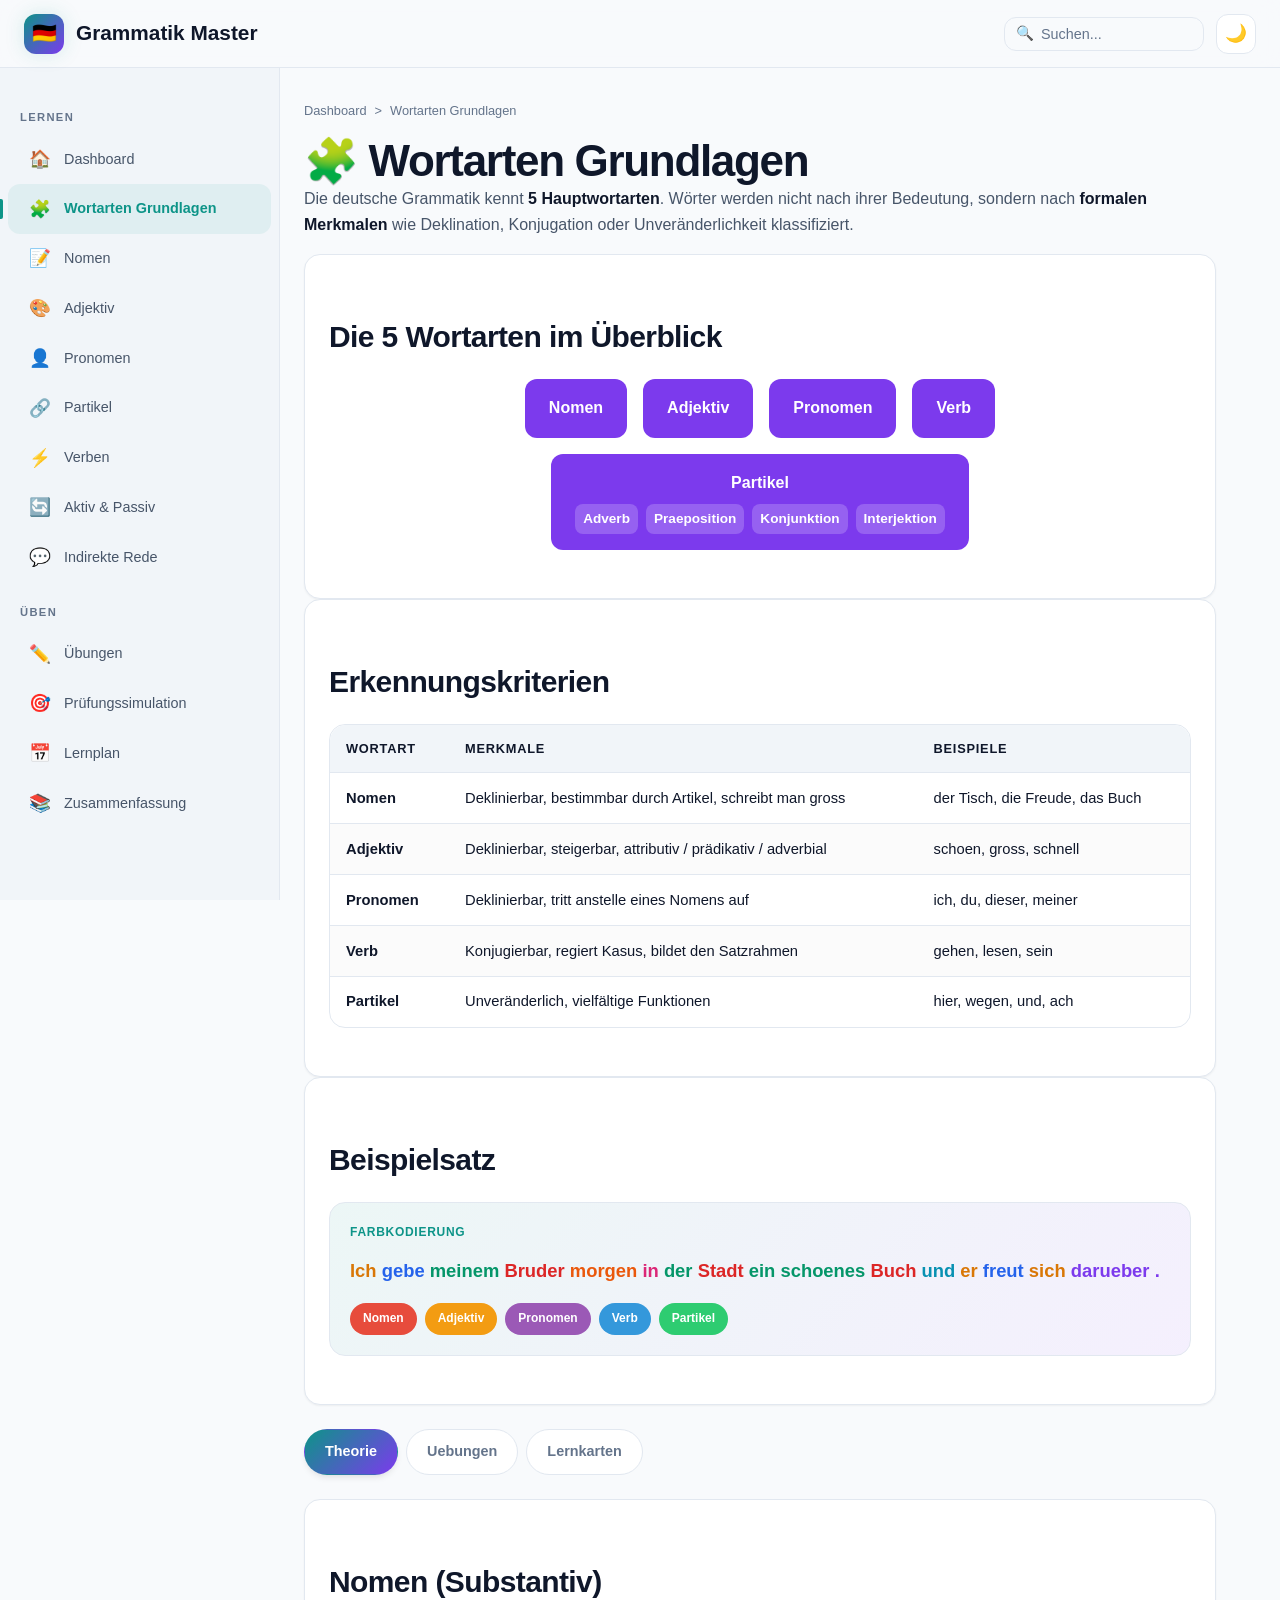
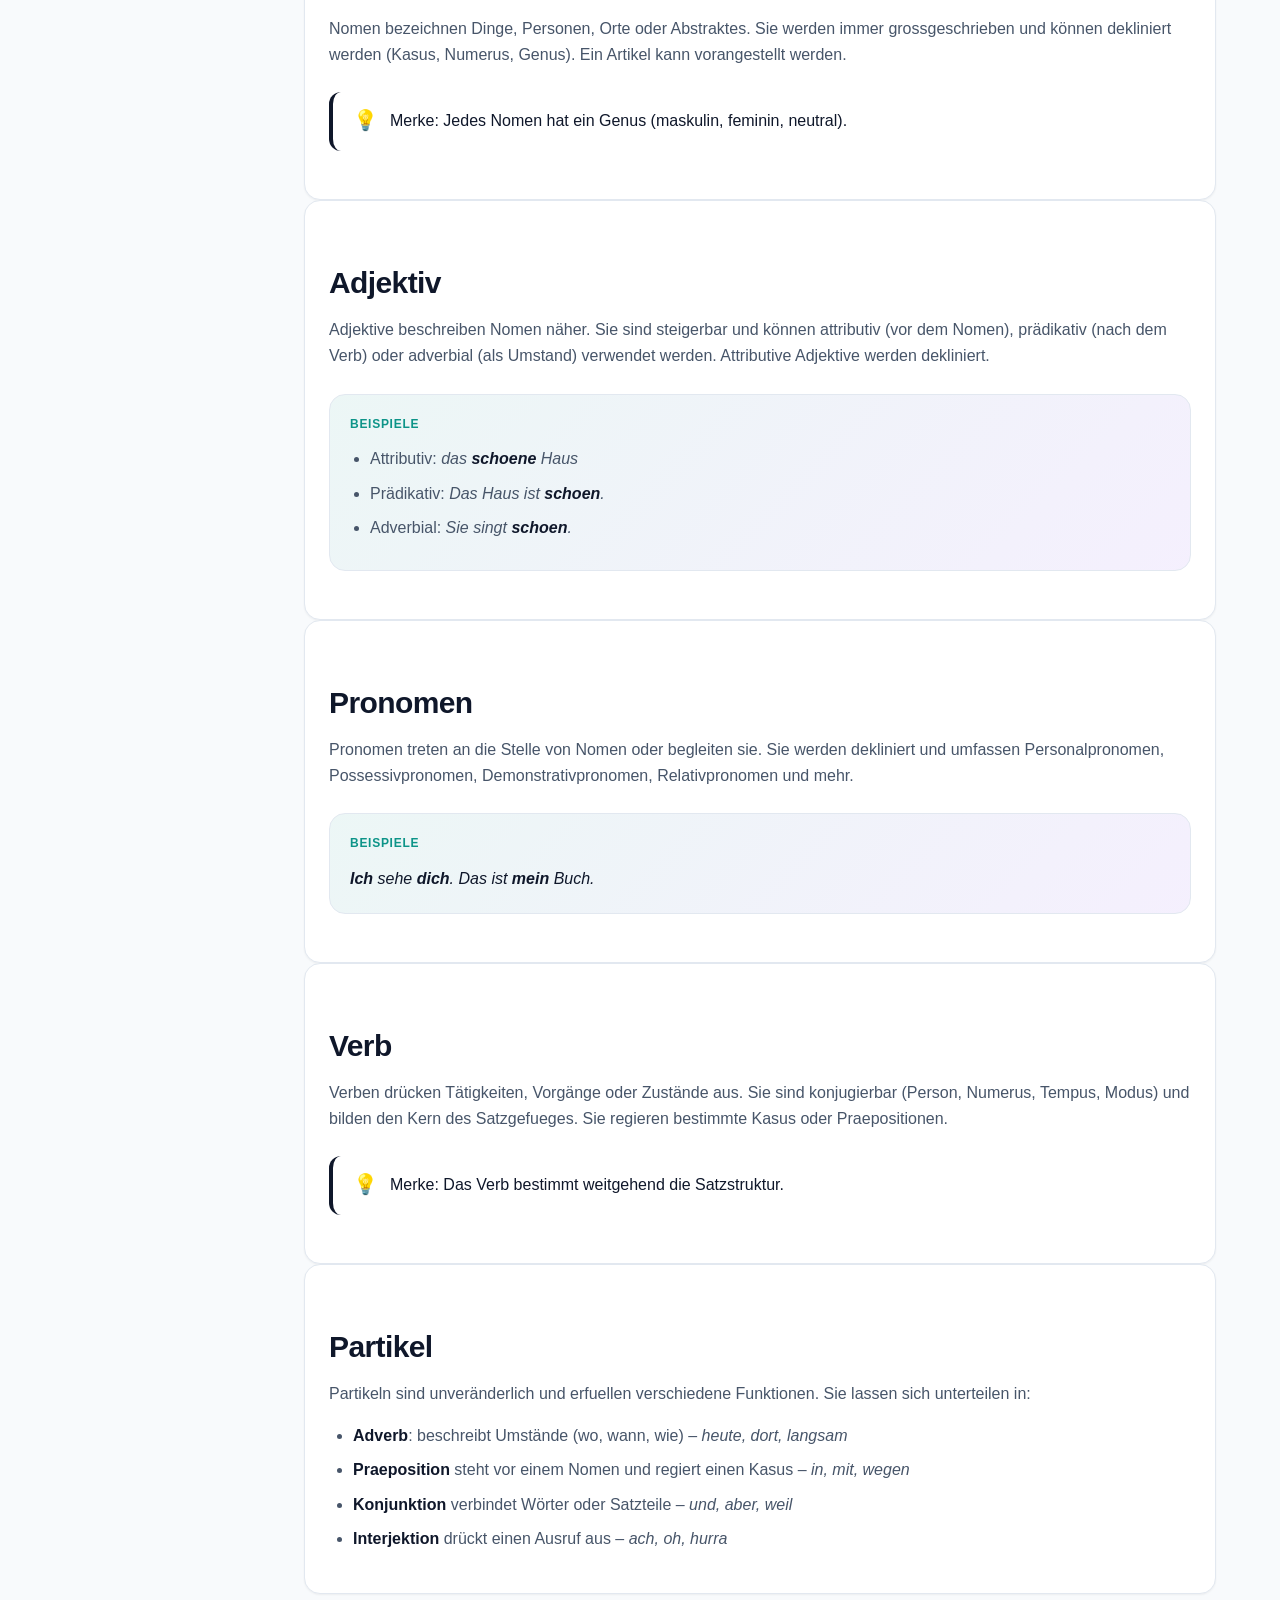
<file: pages/wortarten-grundlagen.html>
<!DOCTYPE html>
<html lang="de" data-theme="dark">
<head>
<script>
(function() {
  const saved = localStorage.getItem('theme');
  const prefersDark = window.matchMedia('(prefers-color-scheme: dark)').matches;
  const theme = saved || (prefersDark ? 'dark' : 'dark');
  document.documentElement.setAttribute('data-theme', theme);
})();
</script>
<meta charset="UTF-8">
<meta name="viewport" content="width=device-width, initial-scale=1.0">
<title>Wortarten Grundlagen - Deutsch Grammatik Master</title>
<link rel="stylesheet" href="../css/style.css">
</head>
<body>
<div class="app">
  <!-- Header -->
  <header class="header">
    <div class="header-left">
      <button class="nav-toggle" aria-label="Menü"><span></span><span></span><span></span></button>
      <a href="../index.html" class="logo"><div class="logo-icon">🇩🇪</div><span>Grammatik Master</span></a>
    </div>
    <div class="header-right">
      <div class="search-box">
        <span class="search-icon">🔍</span>
        <input type="text" id="globalSearch" placeholder="Suchen...">
        <div id="searchResults" class="search-results"></div>
      </div>
      <button class="btn-icon" id="themeBtn" onclick="APP.toggleTheme()" title="Theme wechseln">🌙</button>
    </div>
  </header>

  <!-- Sidebar -->
  <aside class="sidebar" id="sidebar">
    <div class="sidebar-section">Lernen</div>
    <ul class="sidebar-nav">
      <li><a href="../index.html"><span class="nav-icon">🏠</span> Dashboard</a></li>
      <li><a href="wortarten-grundlagen.html" class="active"><span class="nav-icon">🧩</span> Wortarten Grundlagen</a></li>
      <li><a href="nomen.html"><span class="nav-icon">📝</span> Nomen</a></li>
      <li><a href="adjektiv.html"><span class="nav-icon">🎨</span> Adjektiv</a></li>
      <li><a href="pronomen.html"><span class="nav-icon">👤</span> Pronomen</a></li>
      <li><a href="partikel.html"><span class="nav-icon">🔗</span> Partikel</a></li>
      <li><a href="verben.html"><span class="nav-icon">⚡</span> Verben</a></li>
      <li><a href="aktiv-passiv.html"><span class="nav-icon">🔄</span> Aktiv &amp; Passiv</a></li>
      <li><a href="indirekte-rede.html"><span class="nav-icon">💬</span> Indirekte Rede</a></li>
    </ul>
    <div class="sidebar-section">Üben</div>
    <ul class="sidebar-nav">
      <li><a href="uebungen.html"><span class="nav-icon">✏️</span> Übungen</a></li>
      <li><a href="pruefung.html"><span class="nav-icon">🎯</span> Prüfungssimulation</a></li>
      <li><a href="lernplan.html"><span class="nav-icon">📅</span> Lernplan</a></li>
      <li><a href="zusammenfassung.html"><span class="nav-icon">📚</span> Zusammenfassung</a></li>
    </ul>
  </aside>
  <div class="sidebar-overlay" id="sidebarOverlay"></div>

  <!-- Main -->
  <main class="main">
    <div class="content">
      <nav class="breadcrumb">
        <a href="../index.html">Dashboard</a>
        <span> &gt; </span>
        <span>Wortarten Grundlagen</span>
      </nav>

      <h1>🧩 Wortarten Grundlagen</h1>

      <p>Die deutsche Grammatik kennt <strong>5 Hauptwortarten</strong>. Wörter werden nicht nach ihrer Bedeutung, sondern nach <strong>formalen Merkmalen</strong> wie Deklination, Konjugation oder Unveränderlichkeit klassifiziert.</p>

      <!-- Schema -->
      <section class="card">
        <h2>Die 5 Wortarten im Überblick</h2>
        <div class="schema" style="display:flex;flex-wrap:wrap;gap:1rem;justify-content:center;margin:1.5rem 0;">
          <div class="schema-item" style="text-align:center;padding:1rem 1.5rem;border-radius:0.75rem;background:var(--accent);color:#fff;font-weight:700;">Nomen</div>
          <div class="schema-item" style="text-align:center;padding:1rem 1.5rem;border-radius:0.75rem;background:var(--accent);color:#fff;font-weight:700;">Adjektiv</div>
          <div class="schema-item" style="text-align:center;padding:1rem 1.5rem;border-radius:0.75rem;background:var(--accent);color:#fff;font-weight:700;">Pronomen</div>
          <div class="schema-item" style="text-align:center;padding:1rem 1.5rem;border-radius:0.75rem;background:var(--accent);color:#fff;font-weight:700;">Verb</div>
          <div class="schema-item" style="text-align:center;padding:1rem 1.5rem;border-radius:0.75rem;background:var(--accent);color:#fff;font-weight:700;">
            Partikel
            <div style="margin-top:0.5rem;display:flex;flex-wrap:wrap;gap:0.5rem;justify-content:center;">
              <span style="background:rgba(255,255,255,0.2);padding:0.25rem 0.5rem;border-radius:0.5rem;font-size:0.85rem;">Adverb</span>
              <span style="background:rgba(255,255,255,0.2);padding:0.25rem 0.5rem;border-radius:0.5rem;font-size:0.85rem;">Praeposition</span>
              <span style="background:rgba(255,255,255,0.2);padding:0.25rem 0.5rem;border-radius:0.5rem;font-size:0.85rem;">Konjunktion</span>
              <span style="background:rgba(255,255,255,0.2);padding:0.25rem 0.5rem;border-radius:0.5rem;font-size:0.85rem;">Interjektion</span>
            </div>
          </div>
        </div>
      </section>

      <!-- Erkennungskriterien -->
      <section class="card">
        <h2>Erkennungskriterien</h2>
        <div class="table-wrap">
          <table>
            <thead>
              <tr>
                <th>Wortart</th>
                <th>Merkmale</th>
                <th>Beispiele</th>
              </tr>
            </thead>
            <tbody>
              <tr>
                <td><strong>Nomen</strong></td>
                <td>Deklinierbar, bestimmbar durch Artikel, schreibt man gross</td>
                <td>der Tisch, die Freude, das Buch</td>
              </tr>
              <tr>
                <td><strong>Adjektiv</strong></td>
                <td>Deklinierbar, steigerbar, attributiv / prädikativ / adverbial</td>
                <td>schoen, gross, schnell</td>
              </tr>
              <tr>
                <td><strong>Pronomen</strong></td>
                <td>Deklinierbar, tritt anstelle eines Nomens auf</td>
                <td>ich, du, dieser, meiner</td>
              </tr>
              <tr>
                <td><strong>Verb</strong></td>
                <td>Konjugierbar, regiert Kasus, bildet den Satzrahmen</td>
                <td>gehen, lesen, sein</td>
              </tr>
              <tr>
                <td><strong>Partikel</strong></td>
                <td>Unveränderlich, vielfältige Funktionen</td>
                <td>hier, wegen, und, ach</td>
              </tr>
            </tbody>
          </table>
        </div>
      </section>

      <!-- Beispielsatz -->
      <section class="card">
        <h2>Beispielsatz</h2>
        <div class="example-box">
          <p class="example-label">Farbkodierung</p>
          <p style="font-size:1.15rem;line-height:1.8;">
            <span class="gram-pron">Ich</span>
            <span class="gram-verb">gebe</span>
            <span class="gram-adj">meinem</span>
            <span class="gram-nomen">Bruder</span>
            <span class="gram-adv">morgen</span>
            <span class="gram-prep">in</span>
            <span class="gram-adj">der</span>
            <span class="gram-nomen">Stadt</span>
            <span class="gram-adj">ein</span>
            <span class="gram-adj">schoenes</span>
            <span class="gram-nomen">Buch</span>
            <span class="gram-konj">und</span>
            <span class="gram-pron">er</span>
            <span class="gram-verb">freut</span>
            <span class="gram-pron">sich</span>
            <span class="gram-part">darueber</span>
            <span class="gram-part">.</span>
          </p>
          <div style="margin-top:1rem;display:flex;flex-wrap:wrap;gap:0.5rem;">
            <span class="tag" style="background:#e74c3c;color:#fff;">Nomen</span>
            <span class="tag" style="background:#f39c12;color:#fff;">Adjektiv</span>
            <span class="tag" style="background:#9b59b6;color:#fff;">Pronomen</span>
            <span class="tag" style="background:#3498db;color:#fff;">Verb</span>
            <span class="tag" style="background:#2ecc71;color:#fff;">Partikel</span>
          </div>
        </div>
      </section>

      <!-- Tabs -->
      <section class="tabs" id="theoryTabs">
        <div class="tab active" data-tab="theorie">Theorie</div>
        <div class="tab" data-tab="uebungen">Uebungen</div>
        <div class="tab" data-tab="lernkarten">Lernkarten</div>
      </section>

      <!-- Tab 1: Theorie -->
      <div class="tab-panel active" id="panel-theorie">
        <div class="card">
          <h2>Nomen (Substantiv)</h2>
          <p>Nomen bezeichnen Dinge, Personen, Orte oder Abstraktes. Sie werden immer grossgeschrieben und können dekliniert werden (Kasus, Numerus, Genus). Ein Artikel kann vorangestellt werden.</p>
          <div class="callout">
            <span class="callout-icon">💡</span>
            <div class="callout-content">Merke: Jedes Nomen hat ein Genus (maskulin, feminin, neutral).</div>
          </div>
        </div>

        <div class="card">
          <h2>Adjektiv</h2>
          <p>Adjektive beschreiben Nomen näher. Sie sind steigerbar und können attributiv (vor dem Nomen), prädikativ (nach dem Verb) oder adverbial (als Umstand) verwendet werden. Attributive Adjektive werden dekliniert.</p>
          <div class="example-box">
            <p class="example-label">Beispiele</p>
            <ul>
              <li>Attributiv: <em>das <strong>schoene</strong> Haus</em></li>
              <li>Prädikativ: <em>Das Haus ist <strong>schoen</strong>.</em></li>
              <li>Adverbial: <em>Sie singt <strong>schoen</strong>.</em></li>
            </ul>
          </div>
        </div>

        <div class="card">
          <h2>Pronomen</h2>
          <p>Pronomen treten an die Stelle von Nomen oder begleiten sie. Sie werden dekliniert und umfassen Personalpronomen, Possessivpronomen, Demonstrativpronomen, Relativpronomen und mehr.</p>
          <div class="example-box">
            <p class="example-label">Beispiele</p>
            <p><em><strong>Ich</strong> sehe <strong>dich</strong>. Das ist <strong>mein</strong> Buch.</em></p>
          </div>
        </div>

        <div class="card">
          <h2>Verb</h2>
          <p>Verben drücken Tätigkeiten, Vorgänge oder Zustände aus. Sie sind konjugierbar (Person, Numerus, Tempus, Modus) und bilden den Kern des Satzgefueges. Sie regieren bestimmte Kasus oder Praepositionen.</p>
          <div class="callout">
            <span class="callout-icon">💡</span>
            <div class="callout-content">Merke: Das Verb bestimmt weitgehend die Satzstruktur.</div>
          </div>
        </div>

        <div class="card">
          <h2>Partikel</h2>
          <p>Partikeln sind unveränderlich und erfuellen verschiedene Funktionen. Sie lassen sich unterteilen in:</p>
          <ul>
            <li><strong>Adverb</strong>: beschreibt Umstände (wo, wann, wie) – <em>heute, dort, langsam</em></li>
            <li><strong>Praeposition</strong> steht vor einem Nomen und regiert einen Kasus – <em>in, mit, wegen</em></li>
            <li><strong>Konjunktion</strong> verbindet Wörter oder Satzteile – <em>und, aber, weil</em></li>
            <li><strong>Interjektion</strong> drückt einen Ausruf aus – <em>ach, oh, hurra</em></li>
          </ul>
        </div>
      </div>

      <!-- Tab 2: Uebungen -->
      <div class="tab-panel" id="panel-uebungen">
        <div class="card">
          <h2>Übung 1: Wortarten zuordnen</h2>
          <p>Sortiere die Wörter des Satzes in die richtigen Spalten.</p>
          <div id="wordSorter"></div>
        </div>

        <div class="card">
          <h2>Übung 2: Wortarten erkennen</h2>
          <div id="wordTypeQuiz"></div>
        </div>
      </div>

      <!-- Tab 3: Lernkarten -->
      <div class="tab-panel" id="panel-lernkarten">
        <div class="card">
          <h2>Lernkarten: Die 5 Wortarten</h2>
          <div id="flashcards"></div>
        </div>
      </div>
    </div>
  </main>
</div>

<script src="../js/app.js"></script>
<script>
APP.init();
APP.markVisited('wortarten-grundlagen');

/* Tabs */
(function() {
  var tabs = document.querySelectorAll('#theoryTabs .tab');
  var panels = document.querySelectorAll('.tab-panel');
  tabs.forEach(function(tab) {
    tab.addEventListener('click', function() {
      var target = tab.getAttribute('data-tab');
      tabs.forEach(function(t) { t.classList.remove('active'); });
      panels.forEach(function(p) { p.classList.remove('active'); });
      tab.classList.add('active');
      document.getElementById('panel-' + target).classList.add('active');
    });
  });
})();

/* WordSorter */
var sentenceWords = ['Die', 'kleine', 'Katze', 'schlaeft', 'sehr', 'gemuetlich', 'auf', 'dem', 'warmen', 'Sofa', 'und', 'schnarcht'];
var sorterCategories = {
  'Nomen': ['Katze', 'Sofa'],
  'Adjektiv': ['kleine', 'warmen'],
  'Pronomen': ['Die', 'dem'],
  'Verb': ['schlaeft', 'schnarcht'],
  'Partikel': ['sehr', 'gemuetlich', 'auf', 'und']
};
new WordSorter('wordSorter', sentenceWords, sorterCategories, 'wortarten', 'wortarten-grundlagen');

/* Quiz */
var quizQuestions = [
  { question: 'Welche Wortart ist "der Tisch"?', options: ['Nomen', 'Adjektiv', 'Verb', 'Partikel'], correct: 0 },
  { question: 'Welche Wortart ist "schoen"?', options: ['Nomen', 'Adjektiv', 'Verb', 'Partikel'], correct: 1 },
  { question: 'Welche Wortart ist "laufen"?', options: ['Nomen', 'Adjektiv', 'Verb', 'Partikel'], correct: 2 },
  { question: 'Welche Wortart ist "und"?', options: ['Nomen', 'Adjektiv', 'Verb', 'Partikel'], correct: 3 },
  { question: 'Welche Wortart ist "ich"?', options: ['Nomen', 'Pronomen', 'Verb', 'Partikel'], correct: 1 },
  { question: 'Welche Wortart ist "wegen"?', options: ['Nomen', 'Adjektiv', 'Verb', 'Partikel'], correct: 3 },
  { question: 'Welche Wortart ist "Hund"?', options: ['Nomen', 'Adjektiv', 'Verb', 'Partikel'], correct: 0 },
  { question: 'Welche Wortart ist "schnell" (als Umstand)?', options: ['Nomen', 'Adjektiv', 'Verb', 'Partikel'], correct: 3 }
];
new ExerciseEngine('wordTypeQuiz', quizQuestions, 'wortarten', 'wortarten-grundlagen');

/* Flashcards */
var flashcardsData = [
  { front: 'Nomen', back: 'Deklinierbar, grossgeschrieben, mit Artikel bestimmbar. Beispiel: der Tisch' },
  { front: 'Adjektiv', back: 'Beschreibt Nomen, steigerbar, attributiv/praedikativ/adverbial. Beispiel: schoen' },
  { front: 'Pronomen', back: 'Tritt anstelle eines Nomens auf, deklinierbar. Beispiel: ich, dieser, meiner' },
  { front: 'Verb', back: 'Drueckt Taetigkeit/Vorgang/Zustand aus, konjugierbar. Beispiel: gehen, sein' },
  { front: 'Partikel', back: 'Unveraenderlich. Umfasst Adverb, Praeposition, Konjunktion, Interjektion.' },
  { front: 'Partikel-Unterarten', back: 'Adverb (hier), Praeposition (in), Konjunktion (und), Interjektion (ach)' }
];
new FlashcardEngine('flashcards', flashcardsData);
// Initialize all exercises on page load
setTimeout(function() {
}, 100);
</script>
</body>
</html>
</file>
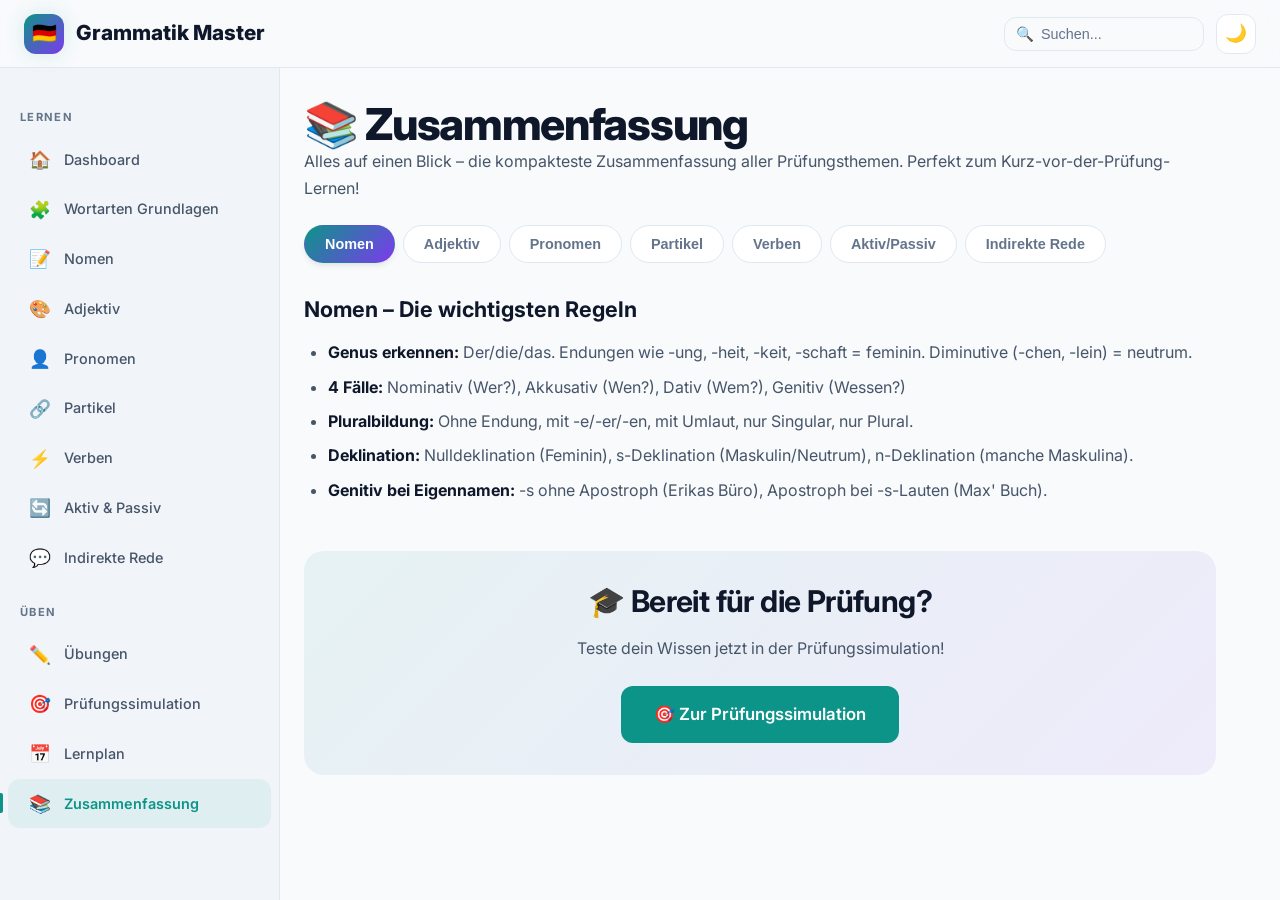
<file: pages/zusammenfassung.html>
<!DOCTYPE html>
<html lang="de" data-theme="dark">
<head>
<script>
(function() {
  const saved = localStorage.getItem('theme');
  const prefersDark = window.matchMedia('(prefers-color-scheme: dark)').matches;
  const theme = saved || (prefersDark ? 'dark' : 'dark');
  document.documentElement.setAttribute('data-theme', theme);
})();
</script>
<meta charset="UTF-8">
<meta name="viewport" content="width=device-width, initial-scale=1.0">
<title>Zusammenfassung – Deutsch Grammatik Master</title>
<link href="https://fonts.googleapis.com/css2?family=Inter:wght@400;500;600;700;800&display=swap" rel="stylesheet">
<link rel="stylesheet" href="../css/style.css">
</head>
<body>
<div class="app">
  <header class="header">
    <div class="header-left">
      <button class="nav-toggle" aria-label="Menü"><span></span><span></span><span></span></button>
      <a href="../index.html" class="logo"><div class="logo-icon">🇩🇪</div><span>Grammatik Master</span></a>
    </div>
    <div class="header-right">
      <div class="search-box">
        <span class="search-icon">🔍</span>
        <input type="text" id="globalSearch" placeholder="Suchen...">
        <div id="searchResults" class="search-results"></div>
      </div>
      <button class="btn-icon" id="themeBtn" onclick="APP.toggleTheme()" title="Theme wechseln">🌙</button>
    </div>
  </header>

  <aside class="sidebar">
    <div class="sidebar-section">Lernen</div>
    <ul class="sidebar-nav">
      <li><a href="../index.html"><span class="nav-icon">🏠</span> Dashboard</a></li>
      <li><a href="wortarten-grundlagen.html"><span class="nav-icon">🧩</span> Wortarten Grundlagen</a></li>
      <li><a href="nomen.html"><span class="nav-icon">📝</span> Nomen</a></li>
      <li><a href="adjektiv.html"><span class="nav-icon">🎨</span> Adjektiv</a></li>
      <li><a href="pronomen.html"><span class="nav-icon">👤</span> Pronomen</a></li>
      <li><a href="partikel.html"><span class="nav-icon">🔗</span> Partikel</a></li>
      <li><a href="verben.html"><span class="nav-icon">⚡</span> Verben</a></li>
      <li><a href="aktiv-passiv.html"><span class="nav-icon">🔄</span> Aktiv & Passiv</a></li>
      <li><a href="indirekte-rede.html"><span class="nav-icon">💬</span> Indirekte Rede</a></li>
    </ul>
    <div class="sidebar-section">Üben</div>
    <ul class="sidebar-nav">
      <li><a href="uebungen.html"><span class="nav-icon">✏️</span> Übungen</a></li>
      <li><a href="pruefung.html"><span class="nav-icon">🎯</span> Prüfungssimulation</a></li>
      <li><a href="lernplan.html"><span class="nav-icon">📅</span> Lernplan</a></li>
      <li><a href="zusammenfassung.html" class="active"><span class="nav-icon">📚</span> Zusammenfassung</a></li>
    </ul>
  </aside>

  <div class="sidebar-overlay"></div>

  <main class="main">
    <div class="content">
      <h1>📚 Zusammenfassung</h1>
      <p>Alles auf einen Blick – die kompakteste Zusammenfassung aller Prüfungsthemen. Perfekt zum Kurz-vor-der-Prüfung-Lernen!</p>

      <div class="tabs">
        <button class="tab active">Nomen</button>
        <button class="tab">Adjektiv</button>
        <button class="tab">Pronomen</button>
        <button class="tab">Partikel</button>
        <button class="tab">Verben</button>
        <button class="tab">Aktiv/Passiv</button>
        <button class="tab">Indirekte Rede</button>
      </div>

      <div class="tab-panel active">
        <h3>Nomen – Die wichtigsten Regeln</h3>
        <ul>
          <li><strong>Genus erkennen:</strong> Der/die/das. Endungen wie -ung, -heit, -keit, -schaft = feminin. Diminutive (-chen, -lein) = neutrum.</li>
          <li><strong>4 Fälle:</strong> Nominativ (Wer?), Akkusativ (Wen?), Dativ (Wem?), Genitiv (Wessen?)</li>
          <li><strong>Pluralbildung:</strong> Ohne Endung, mit -e/-er/-en, mit Umlaut, nur Singular, nur Plural.</li>
          <li><strong>Deklination:</strong> Nulldeklination (Feminin), s-Deklination (Maskulin/Neutrum), n-Deklination (manche Maskulina).</li>
          <li><strong>Genitiv bei Eigennamen:</strong> -s ohne Apostroph (Erikas Büro), Apostroph bei -s-Lauten (Max' Buch).</li>
        </ul>
      </div>

      <div class="tab-panel">
        <h3>Adjektiv – Die wichtigsten Regeln</h3>
        <ul>
          <li><strong>Erkennung:</strong> Zwischen Artikel und Nomen stellbar, steigerbar.</li>
          <li><strong>Deklination nach bestimmtem Artikel:</strong> Nom./Akk. meist -e, Dat./Gen. und Plural meist -en.</li>
          <li><strong>Deklination ohne Artikel:</strong> Adjektiv trägt die Endung (-er, -e, -es, -e).</li>
          <li><strong>Steigerung:</strong> Positiv → Komparativ (-er) → Superlativ (am … -sten).</li>
          <li><strong>Unregelmässig:</strong> gut – besser – am besten; viel – mehr – am meisten; hoch – höher – am höchsten.</li>
          <li><strong>Vergleich:</strong> Positiv mit «wie», Komparativ mit «als».</li>
        </ul>
      </div>

      <div class="tab-panel">
        <h3>Pronomen – Die wichtigsten Regeln</h3>
        <ul>
          <li><strong>Personalpronomen:</strong> ich/mich/mir, du/dich/dir, er/ihn/ihm, sie/ihr/ihnen, Sie/Ihnen.</li>
          <li><strong>Höflichkeitsform:</strong> Immer gross schreiben (Sie, Ihr, Ihnen).</li>
          <li><strong>Possessivpronomen:</strong> mein, dein, sein, ihr, unser, euer – wie Adjektive dekliniert.</li>
          <li><strong>Relativpronomen:</strong> der/die/das, welcher/welche/welches. Genitiv: dessen/deren.</li>
          <li><strong>das vs. dass:</strong> «Das» = Relativpronomen (ersetzbar durch welches). «Dass» = Konjunktion.</li>
          <li><strong>Indefinitpronomen:</strong> man (nur Nom.), etwas/nichts (nicht deklinierbar), jemand (deklinierbar).</li>
        </ul>
      </div>

      <div class="tab-panel">
        <h3>Partikel – Die wichtigsten Regeln</h3>
        <ul>
          <li><strong>Adverb:</strong> Unveränderbar. 4 Arten: Ort, Zeit, Art und Weise, Grund.</li>
          <li><strong>Konjunktion:</strong> Beiordnend (und, aber, denn, sondern) = gleichrangig. Unterordnend (dass, weil, wenn, obwohl) = Nebensatz.</li>
          <li><strong>Doppelkonjunktionen:</strong> nicht nur … sondern auch, zwar … aber, sowohl … als auch, weder … noch, entweder … oder.</li>
          <li><strong>Präposition + Akkusativ:</strong> durch, für, gegen, ohne, um.</li>
          <li><strong>Präposition + Dativ:</strong> aus, bei, mit, nach, seit, von, zu.</li>
          <li><strong>Präposition + Genitiv:</strong> wegen, trotz, während, statt.</li>
          <li><strong>Wechselpräpositionen:</strong> an, auf, hinter, in, neben, über, unter, vor, zwischen. Wo? = Dativ. Wohin? = Akkusativ.</li>
          <li><strong>Interjektion:</strong> Ausserhalb von Sätzen: ja, ach, aua, miau.</li>
        </ul>
      </div>

      <div class="tab-panel">
        <h3>Verben – Die wichtigsten Regeln</h3>
        <ul>
          <li><strong>3 Stammformen:</strong> Infinitiv – Präteritum – Partizip Perfekt.</li>
          <li><strong>Schwach:</strong> -te/-t, kein Vokalwechsel (spielen – spielte – gespielt).</li>
          <li><strong>Stark:</strong> Vokalwechsel, Partizip auf -en (fahren – fuhr – gefahren).</li>
          <li><strong>Gemischt:</strong> Vokalwechsel + schwache Endungen (rennen – rannte – gerannt).</li>
          <li><strong>6 Zeiten:</strong> Präsens, Präteritum, Perfekt, Plusquamperfekt, Futur I, Futur II.</li>
          <li><strong>Perfekt mit haben:</strong> transitive, unpersönliche Verben. Mit sein: Orts-/Zustandsänderung.</li>
          <li><strong>Modalverben:</strong> können, müssen, dürfen, sollen, wollen, mögen. Perfekt: Infinitiv + Infinitiv (wenn Vollverb dabei).</li>
          <li><strong>Imperativ:</strong> Du-Form ohne -st (Nimm!), Ihr-Form (Nehmt!), Sie-Form (Nehmen Sie!).</li>
        </ul>
      </div>

      <div class="tab-panel">
        <h3>Aktiv & Passiv – Die wichtigsten Regeln</h3>
        <ul>
          <li><strong>Passiv-Bildung:</strong> werden + Partizip II.</li>
          <li><strong>Perfekt-Passiv:</strong> sein + Partizip + worden.</li>
          <li><strong>Futur I Passiv:</strong> werden + Partizip + werden.</li>
          <li><strong>Futur II Passiv:</strong> werden + Partizip + worden sein.</li>
          <li><strong>Zustandspassiv:</strong> sein + Partizip (bestehender Zustand).</li>
          <li><strong>Aktiv→Passiv:</strong> Akkusativobjekt → neues Subjekt. Altes Subjekt → von + Dativ.</li>
          <li><strong>Modalverb + Passiv:</strong> Modalverb + Partizip + werden (Das muss gemacht werden).</li>
        </ul>
      </div>

      <div class="tab-panel">
        <h3>Indirekte Rede – Die wichtigsten Regeln</h3>
        <ul>
          <li><strong>Konjunktiv I</strong> ist die Hauptform für die indirekte Rede (vom Infinitivstamm abgeleitet).</li>
          <li><strong>Konjunktiv II</strong> als Ausweichform, wenn Konj. I = Indikativ (bei ich, wir, sie).</li>
          <li><strong>gemischter Konjunktiv:</strong> Konj. I wo möglich, sonst Konj. II.</li>
          <li><strong>Präteritum → Konjunktiv Perfekt:</strong> «Ich kam» → Er sagt, er sei gekommen.</li>
          <li><strong>Ort ändern:</strong> hier → dort. Zeit ändern: heute → an diesem Tag.</li>
          <li><strong>Person ändern:</strong> 1. Person → 3. Person.</li>
          <li><strong>würde-Form:</strong> Ersatz für Konjunktiv II bei schwachen Verben (wenn nicht unterscheidbar).</li>
          <li><strong>Keine Anführungszeichen</strong> in der indirekten Rede!</li>
        </ul>
      </div>

      <div style="margin-top:3rem; padding:2rem; background:linear-gradient(135deg, var(--primary-bg), var(--accent-bg)); border-radius:var(--radius-xl); text-align:center;">
        <h2 style="margin-top:0;">🎓 Bereit für die Prüfung?</h2>
        <p style="margin-bottom:1.5rem;">Teste dein Wissen jetzt in der Prüfungssimulation!</p>
        <a href="pruefung.html" class="btn btn-primary btn-lg">🎯 Zur Prüfungssimulation</a>
      </div>
    </div>
  </main>
</div>
<script src="../js/app.js"></script>
</body>
</html>
</file>
<file: css/style.css>
:root {
  --font-sans: 'Inter', -apple-system, BlinkMacSystemFont, 'Segoe UI', Roboto, sans-serif;
  --font-mono: 'Fira Code', 'Courier New', monospace;

  /* === Light Mode === */
  --bg-body: #f8fafc;
  --bg-sidebar: #f1f5f9;
  --bg-card: #ffffff;
  --bg-elevated: #ffffff;
  --bg-input: #f8fafc;
  --bg-code: #f1f5f9;
  --text-primary: #0f172a;
  --text-secondary: #475569;
  --text-muted: #64748b;
  --border-color: #e2e8f0;
  --border-strong: #cbd5e1;

  --primary: #0d9488;
  --primary-light: #14b8a6;
  --primary-dark: #0f766e;
  --primary-bg: rgba(13, 148, 136, 0.08);

  --accent: #7c3aed;
  --accent-light: #8b5cf6;
  --accent-bg: rgba(124, 58, 237, 0.08);

  --success: #059669;
  --success-bg: rgba(5, 150, 105, 0.1);
  --success-text: #047857;
  --warning: #d97706;
  --warning-bg: rgba(217, 119, 6, 0.1);
  --warning-text: #b45309;
  --error: #dc2626;
  --error-bg: rgba(220, 38, 38, 0.1);
  --error-text: #b91c1c;
  --info: #2563eb;
  --info-bg: rgba(37, 99, 235, 0.1);
  --info-text: #1d4ed8;

  /* Topic colors */
  --c-nomen: #dc2626;
  --c-nomen-bg: rgba(220, 38, 38, 0.08);
  --c-adjektiv: #059669;
  --c-adjektiv-bg: rgba(5, 150, 105, 0.08);
  --c-pronomen: #d97706;
  --c-pronomen-bg: rgba(217, 119, 6, 0.08);
  --c-partikel: #7c3aed;
  --c-partikel-bg: rgba(124, 58, 237, 0.08);
  --c-verben: #2563eb;
  --c-verben-bg: rgba(37, 99, 235, 0.08);
  --c-aktivpassiv: #db2777;
  --c-aktivpassiv-bg: rgba(219, 39, 119, 0.08);
  --c-indirekte: #0891b2;
  --c-indirekte-bg: rgba(8, 145, 178, 0.08);

  --radius-sm: 8px;
  --radius-md: 12px;
  --radius-lg: 16px;
  --radius-xl: 20px;
  --radius-full: 9999px;

  --shadow-sm: 0 1px 2px 0 rgb(0 0 0 / 0.05);
  --shadow-md: 0 4px 6px -1px rgb(0 0 0 / 0.08), 0 2px 4px -2px rgb(0 0 0 / 0.04);
  --shadow-lg: 0 10px 15px -3px rgb(0 0 0 / 0.1), 0 4px 6px -4px rgb(0 0 0 / 0.06);
  --shadow-xl: 0 20px 25px -5px rgb(0 0 0 / 0.12), 0 8px 10px -6px rgb(0 0 0 / 0.08);
  --shadow-glow: 0 0 20px rgba(13, 148, 136, 0.15);

  --transition: all 0.2s cubic-bezier(0.4, 0, 0.2, 1);
  --transition-slow: all 0.35s cubic-bezier(0.4, 0, 0.2, 1);

  --header-height: 68px;
  --nav-width: 280px;
  --content-max: 960px;
}

[data-theme="dark"] {
  --bg-body: #020617;
  --bg-sidebar: #0f172a;
  --bg-card: #1e293b;
  --bg-elevated: #27354f;
  --bg-input: #0f172a;
  --bg-code: #0b1221;
  --text-primary: #f8fafc;
  --text-secondary: #94a3b8;
  --text-muted: #64748b;
  --border-color: #334155;
  --border-strong: #475569;

  --primary: #2dd4bf;
  --primary-light: #5eead4;
  --primary-dark: #14b8a6;
  --primary-bg: rgba(45, 212, 191, 0.12);

  --accent: #a78bfa;
  --accent-light: #c4b5fd;
  --accent-bg: rgba(167, 139, 250, 0.12);

  --success: #34d399;
  --success-bg: rgba(52, 211, 153, 0.12);
  --success-text: #6ee7b7;
  --warning: #fbbf24;
  --warning-bg: rgba(251, 191, 36, 0.12);
  --warning-text: #fcd34d;
  --error: #f87171;
  --error-bg: rgba(248, 113, 113, 0.12);
  --error-text: #fca5a5;
  --info: #60a5fa;
  --info-bg: rgba(96, 165, 250, 0.12);
  --info-text: #93c5fd;

  --shadow-sm: 0 1px 2px 0 rgb(0 0 0 / 0.4);
  --shadow-md: 0 4px 6px -1px rgb(0 0 0 / 0.5), 0 2px 4px -2px rgb(0 0 0 / 0.4);
  --shadow-lg: 0 10px 15px -3px rgb(0 0 0 / 0.6), 0 4px 6px -4px rgb(0 0 0 / 0.5);
  --shadow-xl: 0 20px 25px -5px rgb(0 0 0 / 0.7), 0 8px 10px -6px rgb(0 0 0 / 0.6);
  --shadow-glow: 0 0 25px rgba(45, 212, 191, 0.2);
}

* { margin: 0; padding: 0; box-sizing: border-box; }

html { scroll-behavior: smooth; font-size: 16px; }

body {
  font-family: var(--font-sans);
  background: var(--bg-body);
  color: var(--text-primary);
  line-height: 1.65;
  min-height: 100vh;
  transition: background 0.3s, color 0.3s;
  overflow-x: hidden;
  -webkit-font-smoothing: antialiased;
}

::selection { background: var(--primary); color: white; }

::-webkit-scrollbar { width: 10px; }
::-webkit-scrollbar-track { background: var(--bg-body); }
::-webkit-scrollbar-thumb { background: var(--border-strong); border-radius: 5px; border: 2px solid var(--bg-body); }
::-webkit-scrollbar-thumb:hover { background: var(--text-muted); }

/* ===== TYPOGRAPHY ===== */
h1 { font-size: 2.75rem; font-weight: 800; line-height: 1.1; letter-spacing: -0.03em; }
h2 { font-size: 1.875rem; font-weight: 700; line-height: 1.2; letter-spacing: -0.02em; margin: 2.5rem 0 1rem; color: var(--text-primary); }
h3 { font-size: 1.35rem; font-weight: 700; line-height: 1.3; margin: 2rem 0 0.75rem; }
h4 { font-size: 1.15rem; font-weight: 700; margin: 1.5rem 0 0.5rem; color: var(--text-primary); }
p { margin-bottom: 1rem; color: var(--text-secondary); }
a { color: var(--primary); text-decoration: none; font-weight: 500; transition: var(--transition); }
a:hover { color: var(--primary-light); text-decoration: underline; }
ul, ol { margin: 1rem 0 1rem 1.5rem; color: var(--text-secondary); }
li { margin-bottom: 0.5rem; }
strong { color: var(--text-primary); font-weight: 700; }
code { font-family: var(--font-mono); background: var(--bg-code); padding: 0.15rem 0.4rem; border-radius: 4px; font-size: 0.9em; color: var(--primary); }

/* ===== LAYOUT ===== */
.app { display: flex; min-height: 100vh; }

/* ===== HEADER ===== */
.header {
  position: fixed; top: 0; left: 0; right: 0; height: var(--header-height);
  background: var(--bg-body);
  border-bottom: 1px solid var(--border-color);
  z-index: 1000;
  display: flex; align-items: center; justify-content: space-between;
  padding: 0 1.5rem;
  transition: var(--transition);
}
[data-theme="light"] .header {
  background: rgba(248, 250, 252, 0.85);
  backdrop-filter: blur(12px);
  -webkit-backdrop-filter: blur(12px);
}
[data-theme="dark"] .header {
  background: rgba(2, 6, 23, 0.85);
  backdrop-filter: blur(12px);
  -webkit-backdrop-filter: blur(12px);
}

.header-left { display: flex; align-items: center; gap: 1rem; }
.header-right { display: flex; align-items: center; gap: 0.75rem; }

.logo {
  display: flex; align-items: center; gap: 0.75rem;
  font-size: 1.3rem; font-weight: 800; color: var(--text-primary); text-decoration: none;
}
.logo:hover { text-decoration: none; }
.logo-icon {
  width: 40px; height: 40px; border-radius: var(--radius-md);
  background: linear-gradient(135deg, var(--primary), var(--accent));
  display: flex; align-items: center; justify-content: center;
  font-size: 1.25rem;
  box-shadow: var(--shadow-glow);
}

.nav-toggle {
  display: none; background: none; border: none; cursor: pointer;
  flex-direction: column; gap: 5px; padding: 6px;
}
.nav-toggle span { display: block; width: 24px; height: 2.5px; background: var(--text-primary); border-radius: 2px; transition: var(--transition); }

.btn-icon {
  width: 40px; height: 40px; border-radius: var(--radius-md);
  border: 1.5px solid var(--border-color); background: var(--bg-card);
  color: var(--text-secondary); cursor: pointer;
  display: flex; align-items: center; justify-content: center;
  font-size: 1.1rem; transition: var(--transition);
}
.btn-icon:hover { background: var(--primary-bg); color: var(--primary); border-color: var(--primary); }

/* Search box */
.search-box {
  position: relative; 
  display: flex; 
  align-items: center;
  z-index: 1001;
}
.search-box input {
  padding: 0.5rem 0.75rem 0.5rem 2.25rem; border-radius: var(--radius-md);
  border: 1.5px solid var(--border-color); background: var(--bg-input);
  color: var(--text-primary); font-size: 0.9rem; width: 200px;
  transition: var(--transition);
}
.search-box input:focus { outline: none; border-color: var(--primary); width: 260px; }
.search-box input::placeholder { color: var(--text-muted); }
.search-box .search-icon { position: absolute; left: 0.75rem; font-size: 0.9rem; color: var(--text-muted); pointer-events: none; }

/* ===== SIDEBAR ===== */
.sidebar {
  position: fixed; top: var(--header-height); left: 0; bottom: 0;
  width: var(--nav-width); background: var(--bg-sidebar);
  border-right: 1px solid var(--border-color);
  overflow-y: auto; padding: 1.25rem 0;
  transition: transform 0.3s ease;
  z-index: 900;
}

.sidebar-nav { list-style: none; margin: 0; padding: 0; }
.sidebar-nav li { margin: 0; }
.sidebar-nav a {
  display: flex; align-items: center; gap: 0.75rem;
  padding: 0.65rem 1.25rem; margin: 0 0.5rem; border-radius: var(--radius-md);
  color: var(--text-secondary); font-size: 0.9rem; font-weight: 500;
  transition: var(--transition); position: relative;
}
.sidebar-nav a:hover { background: var(--primary-bg); color: var(--primary); text-decoration: none; }
.sidebar-nav a.active { background: var(--primary-bg); color: var(--primary); font-weight: 600; }
.sidebar-nav a.active::before {
  content: ''; position: absolute; left: -0.5rem; top: 50%; transform: translateY(-50%);
  width: 3px; height: 20px; background: var(--primary); border-radius: 0 2px 2px 0;
}
.sidebar-nav .nav-icon { font-size: 1.1rem; width: 24px; text-align: center; }

.sidebar-section {
  padding: 0 1.25rem; margin: 1.25rem 0 0.5rem;
  font-size: 0.7rem; font-weight: 700; text-transform: uppercase;
  letter-spacing: 0.12em; color: var(--text-muted);
}

.sidebar-overlay {
  display: none; position: fixed; inset: 0; background: rgba(0,0,0,0.6);
  z-index: 850; backdrop-filter: blur(3px);
}

/* ===== MAIN ===== */
.main {
  margin-left: var(--nav-width); margin-top: var(--header-height);
  min-height: calc(100vh - var(--header-height));
  transition: margin-left 0.3s;
}
.content { max-width: var(--content-max); margin: 0 auto; padding: 2rem 1.5rem 4rem; }

/* ===== BREADCRUMB ===== */
.breadcrumb {
  display: flex; align-items: center; gap: 0.5rem;
  font-size: 0.8rem; color: var(--text-muted); margin-bottom: 1rem; flex-wrap: wrap;
}
.breadcrumb a { color: var(--text-muted); font-weight: 500; }
.breadcrumb a:hover { color: var(--primary); }
.breadcrumb-sep { opacity: 0.5; }

/* ===== HERO ===== */
.hero {
  position: relative; text-align: center; padding: 2.5rem 1.5rem 2rem;
  overflow: hidden; border-radius: var(--radius-xl); margin-bottom: 1.5rem;
  background: linear-gradient(135deg, var(--primary-bg), var(--accent-bg));
  border: 1px solid var(--border-color);
}
.hero-blobs {
  position: absolute; inset: 0; overflow: hidden; border-radius: var(--radius-xl); pointer-events: none;
}
.hero-blob {
  position: absolute; border-radius: 50%;
  filter: blur(60px); opacity: 0.4;
  animation: blobFloat 8s ease-in-out infinite;
}
.hero-blob:nth-child(1) { width: 300px; height: 300px; background: var(--primary); top: -100px; left: -50px; animation-delay: 0s; }
.hero-blob:nth-child(2) { width: 250px; height: 250px; background: var(--accent); bottom: -80px; right: -30px; animation-delay: -3s; }
.hero-blob:nth-child(3) { width: 180px; height: 180px; background: var(--info); top: 50%; left: 50%; transform: translate(-50%, -50%); animation-delay: -5s; }

@keyframes blobFloat {
  0%, 100% { transform: translate(0, 0) scale(1); }
  33% { transform: translate(30px, -20px) scale(1.1); }
  66% { transform: translate(-20px, 15px) scale(0.95); }
}

.hero-content { position: relative; z-index: 1; }
.hero-title {
  font-size: 2.25rem; font-weight: 800; margin-bottom: 0.75rem;
  background: linear-gradient(135deg, var(--primary), var(--accent));
  -webkit-background-clip: text; -webkit-text-fill-color: transparent;
  background-clip: text;
}
.hero-subtitle { font-size: 1.2rem; color: var(--text-secondary); max-width: 600px; margin: 0 auto 2rem; }
.hero-actions { display: flex; gap: 1rem; justify-content: center; flex-wrap: wrap; }

/* ===== BUTTONS ===== */
.btn {
  display: inline-flex; align-items: center; justify-content: center; gap: 0.5rem;
  padding: 0.625rem 1.5rem; border-radius: var(--radius-md);
  font-size: 0.95rem; font-weight: 600; cursor: pointer;
  border: 1.5px solid transparent; transition: var(--transition); text-decoration: none;
}
.btn:hover { text-decoration: none; transform: translateY(-2px); box-shadow: var(--shadow-md); }
.btn:active { transform: translateY(0); }

.btn-primary { background: var(--primary); color: #fff; }
.btn-primary:hover { background: var(--primary-dark); box-shadow: 0 4px 15px rgba(13,148,136,0.35); }

.btn-secondary { background: var(--bg-card); color: var(--text-primary); border-color: var(--border-color); }
.btn-secondary:hover { background: var(--bg-elevated); border-color: var(--primary); color: var(--primary); }

.btn-outline { background: transparent; color: var(--primary); border-color: var(--primary); }
.btn-outline:hover { background: var(--primary-bg); }

.btn-sm { padding: 0.4rem 1rem; font-size: 0.875rem; }
.btn-lg { padding: 0.875rem 2rem; font-size: 1.05rem; }

/* ===== CARDS ===== */
.card {
  background: var(--bg-card); border: 1px solid var(--border-color);
  border-radius: var(--radius-lg); padding: 1.5rem;
  transition: var(--transition); box-shadow: var(--shadow-sm);
}
.card:hover { box-shadow: var(--shadow-md); transform: translateY(-2px); border-color: var(--border-strong); }

.card-grid { display: grid; grid-template-columns: repeat(auto-fill, minmax(260px, 1fr)); gap: 1.25rem; margin: 1.5rem 0; }

/* Topic cards */
.topic-card {
  background: var(--bg-card); border: 1.5px solid var(--border-color);
  border-radius: var(--radius-xl); padding: 1.75rem;
  transition: var(--transition-slow); cursor: pointer;
  display: flex; flex-direction: column; gap: 0.75rem;
  position: relative; overflow: hidden; text-decoration: none; color: inherit;
}
.topic-card::before {
  content: ''; position: absolute; top: 0; left: 0; right: 0; height: 4px;
  background: linear-gradient(90deg, var(--primary), var(--accent));
  transform: scaleX(0); transition: transform 0.3s ease;
}
.topic-card:hover::before { transform: scaleX(1); }
.topic-card:hover {
  transform: translateY(-5px); box-shadow: var(--shadow-xl);
  border-color: var(--primary); text-decoration: none;
}
.topic-card .card-icon {
  width: 52px; height: 52px; border-radius: var(--radius-md);
  background: var(--primary-bg); display: flex; align-items: center; justify-content: center;
  font-size: 1.5rem; transition: var(--transition);
}
.topic-card:hover .card-icon { transform: scale(1.1) rotate(-5deg); }
.topic-card h3 { margin: 0; font-size: 1.15rem; color: var(--text-primary); }
.topic-card p { margin: 0; font-size: 0.9rem; color: var(--text-secondary); }
.topic-card .card-meta { display: flex; gap: 0.5rem; margin-top: auto; padding-top: 0.75rem; flex-wrap: wrap; }

/* ===== TAGS ===== */
.tag {
  display: inline-flex; align-items: center; padding: 0.3rem 0.75rem;
  border-radius: var(--radius-full); font-size: 0.75rem; font-weight: 600;
  background: var(--primary-bg); color: var(--primary); border: 1px solid transparent;
}
.tag-outline { background: transparent; border-color: var(--border-color); color: var(--text-muted); }
.tag-success { background: var(--success-bg); color: var(--success-text); }
.tag-warning { background: var(--warning-bg); color: var(--warning-text); }
.tag-error { background: var(--error-bg); color: var(--error-text); }

/* ===== STATS ===== */
.stats-grid { display: grid; grid-template-columns: repeat(auto-fill, minmax(170px, 1fr)); gap: 1rem; margin: 1.5rem 0; }
.stat-card {
  background: var(--bg-card); border: 1px solid var(--border-color); border-radius: var(--radius-lg);
  padding: 1.25rem; text-align: center; transition: var(--transition);
}
.stat-card:hover { transform: translateY(-3px); box-shadow: var(--shadow-md); border-color: var(--primary); }
.stat-value { font-size: 2.25rem; font-weight: 800; color: var(--primary); line-height: 1; }
.stat-label { font-size: 0.85rem; color: var(--text-muted); margin-top: 0.4rem; }

/* ===== PROGRESS ===== */
.progress-ring { position: relative; width: 56px; height: 56px; }
.progress-ring svg { transform: rotate(-90deg); }
.progress-ring-bg { fill: none; stroke: var(--border-color); stroke-width: 5; }
.progress-ring-fill { fill: none; stroke: var(--primary); stroke-width: 5; stroke-linecap: round; transition: stroke-dashoffset 0.6s ease; }
.progress-text { position: absolute; inset: 0; display: flex; align-items: center; justify-content: center; font-size: 0.75rem; font-weight: 700; color: var(--primary); }

.progress-bar { height: 8px; background: var(--border-color); border-radius: var(--radius-full); overflow: hidden; }
.progress-bar-fill { height: 100%; background: linear-gradient(90deg, var(--primary), var(--primary-light)); border-radius: var(--radius-full); transition: width 0.6s ease; }

.progress-section { display: flex; align-items: center; gap: 0.75rem; margin-bottom: 0.5rem; }
.progress-section-label { font-size: 0.85rem; font-weight: 500; color: var(--text-secondary); min-width: 80px; }
.progress-section-bar { flex: 1; }

/* ===== TABS ===== */
.tabs { display: flex; gap: 0.5rem; margin: 1.5rem 0; flex-wrap: wrap; }
.tab {
  padding: 0.625rem 1.25rem; font-size: 0.9rem; font-weight: 600; color: var(--text-muted);
  background: var(--bg-card); border: 1.5px solid var(--border-color); border-radius: var(--radius-full);
  cursor: pointer; transition: var(--transition);
}
.tab:hover { color: var(--text-secondary); border-color: var(--border-strong); }
.tab.active { color: #fff; background: linear-gradient(135deg, var(--primary), var(--accent)); border-color: transparent; box-shadow: var(--shadow-md); }

.tab-panel { display: none; animation: fadeIn 0.35s ease; }
.tab-panel.active { display: block; }

/* ===== TABLES ===== */
.table-wrap { overflow-x: auto; margin: 1.5rem 0; border-radius: var(--radius-lg); border: 1.5px solid var(--border-color); background: var(--bg-card); }
table { width: 100%; border-collapse: separate; border-spacing: 0; font-size: 0.92rem; }
th, td { padding: 0.8rem 1rem; text-align: left; border-bottom: 1px solid var(--border-color); }
th { background: var(--bg-sidebar); font-weight: 700; color: var(--text-primary); font-size: 0.8rem; text-transform: uppercase; letter-spacing: 0.06em; position: sticky; top: 0; z-index: 10; }
th:first-child { border-radius: var(--radius-lg) 0 0 0; }
th:last-child { border-radius: 0 var(--radius-lg) 0 0; }
tr:last-child td { border-bottom: none; }
tr:last-child td:first-child { border-radius: 0 0 0 var(--radius-lg); }
tr:last-child td:last-child { border-radius: 0 0 var(--radius-lg) 0; }
tr:hover td { background: var(--primary-bg); }
tr:nth-child(even) td { background: rgba(128,128,128,0.03); }
[data-theme="dark"] tr:nth-child(even) td { background: rgba(255,255,255,0.02); }

/* ===== CALLOUTS ===== */
.callout {
  padding: 1rem 1.25rem; border-radius: var(--radius-md); margin: 1.5rem 0;
  border-left: 4px solid; display: flex; gap: 0.75rem; align-items: flex-start; background: var(--bg-card);
}
.callout-icon { font-size: 1.25rem; line-height: 1; margin-top: 2px; flex-shrink: 0; }
.callout-content p { margin: 0; }
.callout-info { border-color: var(--info); background: var(--info-bg); }
.callout-success { border-color: var(--success); background: var(--success-bg); }
.callout-warning { border-color: var(--warning); background: var(--warning-bg); }
.callout-error { border-color: var(--error); background: var(--error-bg); }

/* ===== EXAMPLE BOX ===== */
.example-box {
  background: linear-gradient(135deg, var(--primary-bg), var(--accent-bg));
  border: 1.5px solid var(--border-color); border-radius: var(--radius-lg);
  padding: 1.25rem; margin: 1.5rem 0; position: relative;
}
.example-box .example-label {
  font-size: 0.75rem; font-weight: 700; text-transform: uppercase; letter-spacing: 0.06em;
  color: var(--primary); margin-bottom: 0.75rem; display: flex; align-items: center; gap: 0.5rem;
}
.example-box p { margin: 0; color: var(--text-primary); }
.example-box ul { margin: 0.5rem 0 0 1.25rem; }

/* ===== EXERCISE ENGINE ===== */
.exercise-container { max-width: 720px; margin: 0 auto; }
.exercise-card {
  background: var(--bg-card); border: 1.5px solid var(--border-color);
  border-radius: var(--radius-xl); padding: 2rem; box-shadow: var(--shadow-lg);
}
.exercise-progress { display: flex; align-items: center; gap: 1rem; margin-bottom: 2rem; }
.exercise-progress-bar { flex: 1; height: 10px; background: var(--border-color); border-radius: var(--radius-full); overflow: hidden; }
.exercise-progress-fill { height: 100%; background: linear-gradient(90deg, var(--primary), var(--accent)); border-radius: var(--radius-full); transition: width 0.4s ease; }
.exercise-progress-text { font-size: 0.875rem; font-weight: 700; color: var(--text-muted); min-width: 50px; text-align: right; }

.exercise-question { margin-bottom: 1.5rem; }
.exercise-question-text { font-size: 1.2rem; font-weight: 700; color: var(--text-primary); margin-bottom: 1rem; line-height: 1.5; }
.exercise-hint { font-size: 0.875rem; color: var(--text-muted); margin-top: 0.5rem; font-style: italic; padding: 0.5rem 0.75rem; background: var(--bg-code); border-radius: var(--radius-sm); }

.exercise-options { display: flex; flex-direction: column; gap: 0.875rem; }
.exercise-option {
  padding: 1rem 1.25rem; background: var(--bg-card); border: 2px solid var(--border-color);
  border-radius: var(--radius-md); font-size: 1rem; cursor: pointer; transition: var(--transition);
  display: flex; align-items: center; gap: 0.875rem; text-align: left; font-weight: 500;
  color: var(--text-primary);
}
.exercise-option:hover:not(.disabled) { border-color: var(--primary); background: var(--primary-bg); color: var(--primary); transform: translateX(4px); }
.exercise-option.correct { border-color: var(--success); background: var(--success-bg); color: var(--success-text) !important; }
.exercise-option.incorrect { border-color: var(--error); background: var(--error-bg); color: var(--error-text) !important; }
.exercise-option.disabled { cursor: default; opacity: 0.7; }
.exercise-option .opt-marker {
  width: 28px; height: 28px; border-radius: 50%; border: 2px solid var(--border-color);
  display: flex; align-items: center; justify-content: center; font-size: 0.8rem; font-weight: 700;
  flex-shrink: 0; transition: var(--transition); background: var(--bg-card);
}
.exercise-option:hover:not(.disabled) .opt-marker { border-color: var(--primary); color: var(--primary); }
.exercise-option.correct .opt-marker { border-color: var(--success); background: var(--success); color: white; }
.exercise-option.incorrect .opt-marker { border-color: var(--error); background: var(--error); color: white; }

.exercise-feedback {
  padding: 1rem 1.25rem; border-radius: var(--radius-md); margin-top: 1.5rem;
  font-weight: 600; display: none; animation: slideUp 0.3s ease; border: 1.5px solid;
}
.exercise-feedback.show { display: block; }
.exercise-feedback.correct { background: var(--success-bg); color: var(--success-text); border-color: var(--success); }
.exercise-feedback.incorrect { background: var(--error-bg); color: var(--error-text); border-color: var(--error); }

.exercise-actions { display: flex; justify-content: center; gap: 1rem; margin-top: 2rem; }

.exercise-result { text-align: center; padding: 2rem; }
.exercise-result .score { font-size: 4.5rem; font-weight: 800; background: linear-gradient(135deg, var(--primary), var(--accent)); -webkit-background-clip: text; -webkit-text-fill-color: transparent; margin: 1rem 0; line-height: 1; }
.exercise-result .score-label { color: var(--text-muted); margin-bottom: 1.5rem; font-size: 1.1rem; }
.exercise-result .score-msg { font-size: 1.15rem; color: var(--text-secondary); margin-bottom: 2rem; }

/* ===== INPUT EXERCISES ===== */
.input-exercise { display: flex; flex-direction: column; gap: 1.25rem; }
.input-row { display: flex; align-items: center; gap: 0.75rem; flex-wrap: wrap; padding: 0.75rem; background: var(--bg-body); border-radius: var(--radius-md); border: 1.5px solid var(--border-color); }
.input-row .text-part { font-size: 1rem; color: var(--text-primary); font-weight: 500; }
.input-row input {
  padding: 0.5rem 0.75rem; border: 2px solid var(--border-color); border-radius: var(--radius-sm);
  background: var(--bg-card); color: var(--text-primary); font-size: 1rem; min-width: 140px;
  transition: var(--transition); font-weight: 600;
}
.input-row input:focus { outline: none; border-color: var(--primary); box-shadow: 0 0 0 3px var(--primary-bg); }
.input-row input.correct { border-color: var(--success); background: var(--success-bg); color: var(--success-text); }
.input-row input.incorrect { border-color: var(--error); background: var(--error-bg); color: var(--error-text); }
.input-row input::placeholder { color: var(--text-muted); font-weight: 400; }

/* ===== FLASHCARDS ===== */
.flashcard { perspective: 1000px; width: 100%; max-width: 520px; height: 300px; margin: 2rem auto; }
.flashcard-inner { position: relative; width: 100%; height: 100%; transition: transform 0.6s cubic-bezier(0.4, 0, 0.2, 1); transform-style: preserve-3d; cursor: pointer; }
.flashcard.flipped .flashcard-inner { transform: rotateY(180deg); }
.flashcard-front, .flashcard-back {
  position: absolute; width: 100%; height: 100%; backface-visibility: hidden;
  background: var(--bg-card); border: 1.5px solid var(--border-color); border-radius: var(--radius-xl);
  display: flex; flex-direction: column; align-items: center; justify-content: center;
  padding: 2rem; box-shadow: var(--shadow-lg); text-align: center;
}
.flashcard-back { transform: rotateY(180deg); background: linear-gradient(135deg, var(--primary-bg), var(--accent-bg)); border-color: var(--primary); }
.flashcard-front .card-title { font-size: 1.35rem; font-weight: 700; color: var(--text-primary); }
.flashcard-front .card-hint { font-size: 0.875rem; color: var(--text-muted); margin-top: 0.75rem; padding: 0.4rem 1rem; background: var(--bg-body); border-radius: var(--radius-full); }
.flashcard-back .card-answer { font-size: 1.75rem; font-weight: 800; color: var(--primary); }
.flashcard-back .card-detail { font-size: 1rem; color: var(--text-secondary); margin-top: 1rem; }
.flashcard-controls { display: flex; justify-content: center; gap: 1rem; margin-top: 1.5rem; }

/* ===== WORD SORTER ===== */
.word-sorter { margin: 1.5rem 0; }
.sorter-source { display: flex; flex-wrap: wrap; gap: 0.5rem; padding: 1rem; background: var(--bg-body); border-radius: var(--radius-lg); border: 2px dashed var(--border-color); margin-bottom: 1rem; min-height: 60px; }
.sorter-word {
  padding: 0.4rem 0.875rem; background: var(--bg-card); border: 1.5px solid var(--border-color);
  border-radius: var(--radius-sm); cursor: pointer; font-weight: 600; font-size: 0.95rem;
  transition: var(--transition); user-select: none;
}
.sorter-word:hover { border-color: var(--primary); background: var(--primary-bg); transform: translateY(-2px); }
.sorter-word.selected { border-color: var(--primary); background: var(--primary-bg); color: var(--primary); box-shadow: 0 0 0 2px var(--primary-bg); }
.sorter-columns { display: grid; grid-template-columns: repeat(auto-fit, minmax(150px, 1fr)); gap: 1rem; }
.sorter-column { background: var(--bg-body); border: 2px solid var(--border-color); border-radius: var(--radius-lg); padding: 1rem; min-height: 150px; }
.sorter-column-header { font-size: 0.8rem; font-weight: 700; text-transform: uppercase; letter-spacing: 0.05em; color: var(--text-muted); margin-bottom: 0.75rem; padding-bottom: 0.5rem; border-bottom: 1px solid var(--border-color); }
.sorter-column .sorter-word { margin-bottom: 0.4rem; }
.sorter-column.correct { border-color: var(--success); background: var(--success-bg); }
.sorter-column.incorrect { border-color: var(--error); background: var(--error-bg); }

/* ===== SENTENCE ANALYSIS ===== */
.satzbau { line-height: 2.2; font-size: 1.15rem; padding: 1.5rem; background: var(--bg-body); border-radius: var(--radius-lg); border: 1.5px solid var(--border-color); }
.satzbau-word { display: inline-block; padding: 0.1rem 0.4rem; border-radius: var(--radius-sm); cursor: pointer; transition: var(--transition); position: relative; }
.satzbau-word:hover { background: var(--primary-bg); }
.satzbau-word .satzbau-tooltip {
  position: absolute; bottom: 100%; left: 50%; transform: translateX(-50%);
  background: var(--bg-elevated); border: 1.5px solid var(--border-color);
  padding: 0.5rem 0.75rem; border-radius: var(--radius-md); font-size: 0.8rem;
  white-space: nowrap; z-index: 100; box-shadow: var(--shadow-lg);
  opacity: 0; pointer-events: none; transition: opacity 0.2s; margin-bottom: 6px;
}
.satzbau-word:hover .satzbau-tooltip { opacity: 1; }

/* ===== DECLENSION TRAINER ===== */
.decl-table { width: 100%; border-collapse: collapse; margin: 1rem 0; }
.decl-table th, .decl-table td { padding: 0.6rem; border: 1px solid var(--border-color); text-align: center; }
.decl-table th { background: var(--bg-sidebar); font-size: 0.8rem; }
.decl-table td select, .decl-table td input {
  width: 100%; padding: 0.4rem; border: 1.5px solid var(--border-color); border-radius: var(--radius-sm);
  background: var(--bg-card); color: var(--text-primary); font-size: 0.9rem; text-align: center;
}
.decl-table td select:focus, .decl-table td input:focus { outline: none; border-color: var(--primary); }
.decl-table td.correct { background: var(--success-bg); }
.decl-table td.incorrect { background: var(--error-bg); }

/* ===== STUDY PLAN ===== */
.study-week { background: var(--bg-card); border: 1.5px solid var(--border-color); border-radius: var(--radius-lg); padding: 1.25rem; margin-bottom: 1rem; transition: var(--transition); }
.study-week:hover { border-color: var(--primary); }
.study-week.active { border-color: var(--primary); background: var(--primary-bg); }
.study-week-header { display: flex; align-items: center; justify-content: space-between; margin-bottom: 0.75rem; }
.study-week-title { font-weight: 700; color: var(--text-primary); }
.study-week-date { font-size: 0.8rem; color: var(--text-muted); }
.study-week-topics { display: flex; flex-wrap: wrap; gap: 0.5rem; }

/* ===== HEATMAP ===== */
.heatmap { display: grid; grid-template-columns: repeat(53, 1fr); gap: 3px; }
.heatmap-day { aspect-ratio: 1; border-radius: 2px; background: var(--border-color); }
.heatmap-day.level-1 { background: var(--primary-bg); }
.heatmap-day.level-2 { background: rgba(13,148,136,0.3); }
.heatmap-day.level-3 { background: rgba(13,148,136,0.5); }
.heatmap-day.level-4 { background: var(--primary); }

/* ===== SEARCH ===== */
.search-results { position: absolute; top: calc(100% + 8px); right: 0; width: 360px; max-height: 400px; overflow-y: auto;
  background: var(--bg-card); border: 1.5px solid var(--border-color); border-radius: var(--radius-lg);
  box-shadow: var(--shadow-xl); z-index: 1001; padding: 0.5rem; display: none;
}
.search-results.show { display: block; }
.search-result-item { padding: 0.6rem 0.75rem; border-radius: var(--radius-sm); cursor: pointer; transition: var(--transition); }
.search-result-item:hover { background: var(--primary-bg); }
.search-result-title { font-weight: 600; font-size: 0.9rem; color: var(--text-primary); }
.search-result-snippet { font-size: 0.8rem; color: var(--text-muted); margin-top: 0.15rem; }

/* ===== ANIMATIONS ===== */
@keyframes fadeIn { from { opacity: 0; transform: translateY(12px); } to { opacity: 1; transform: translateY(0); } }
@keyframes slideUp { from { opacity: 0; transform: translateY(20px); } to { opacity: 1; transform: translateY(0); } }
@keyframes pulse { 0%, 100% { opacity: 1; } 50% { opacity: 0.5; } }
.animate-in { animation: fadeIn 0.5s ease forwards; }

/* ===== RESPONSIVE ===== */
@media (max-width: 768px) {
  :root { --nav-width: 0px; }
  .sidebar { transform: translateX(-100%); width: 280px; }
  .sidebar.open { transform: translateX(0); }
  .sidebar-overlay.show { display: block; }
  .main { margin-left: 0; }
  .nav-toggle { display: flex; }
  .hero-title { font-size: 2.2rem; }
  h2 { font-size: 1.5rem; }
  .card-grid { grid-template-columns: 1fr; }
  .stats-grid { grid-template-columns: repeat(2, 1fr); }
  .exercise-card { padding: 1.25rem; }
  .flashcard { height: 240px; }
  .search-box input { width: 140px; }
  .search-box input:focus { width: 180px; }
  .search-results { width: calc(100vw - 2rem); right: -1rem; }
  .sorter-columns { grid-template-columns: 1fr; }
}

@media (min-width: 769px) {
  .sidebar { transform: translateX(0) !important; }
}

/* ===== PRINT ===== */
@media print {
  .header, .sidebar, .sidebar-overlay, .nav-toggle, .btn-icon, .tabs, .hero-blobs { display: none !important; }
  .main { margin-left: 0 !important; margin-top: 0 !important; }
  .content { max-width: 100% !important; padding: 1rem !important; }
  body { background: white !important; color: black !important; }
  .card, .callout, .example-box, .table-wrap { break-inside: avoid; page-break-inside: avoid; }
  table { font-size: 0.85rem; }
  h1, h2, h3 { page-break-after: avoid; }
  a { text-decoration: none !important; color: black !important; }
}

/* ===== UTILITIES ===== */
.text-center { text-align: center; }
.mt-1 { margin-top: 0.5rem; } .mt-2 { margin-top: 1rem; } .mt-3 { margin-top: 1.5rem; } .mt-4 { margin-top: 2rem; }
.mb-1 { margin-bottom: 0.5rem; } .mb-2 { margin-bottom: 1rem; } .mb-3 { margin-bottom: 1.5rem; } .mb-4 { margin-bottom: 2rem; }
.hidden { display: none !important; }
.flex { display: flex; } .items-center { align-items: center; } .justify-between { justify-content: space-between; }
.gap-2 { gap: 0.5rem; } .gap-4 { gap: 1rem; }
.w-full { width: 100%; }

/* ===== GRAMMAR HIGHLIGHTS ===== */
.gram-nomen { color: #dc2626; font-weight: 700; }
.gram-verb { color: #2563eb; font-weight: 700; }
.gram-adj { color: #059669; font-weight: 700; }
.gram-pron { color: #d97706; font-weight: 700; }
.gram-part { color: #7c3aed; font-weight: 700; }
.gram-prep { color: #db2777; font-weight: 700; }
.gram-konj { color: #0891b2; font-weight: 700; }
.gram-adv { color: #ea580c; font-weight: 700; }

[data-theme="dark"] .gram-nomen { color: #f87171; }
[data-theme="dark"] .gram-verb { color: #60a5fa; }
[data-theme="dark"] .gram-adj { color: #34d399; }
[data-theme="dark"] .gram-pron { color: #fbbf24; }
[data-theme="dark"] .gram-part { color: #a78bfa; }
[data-theme="dark"] .gram-prep { color: #f472b6; }
[data-theme="dark"] .gram-konj { color: #22d3ee; }
[data-theme="dark"] .gram-adv { color: #fb923c; }

/* Topic page color accents */
.page-nomen h3 { color: var(--c-nomen); }
.page-adjektiv h3 { color: var(--c-adjektiv); }
.page-pronomen h3 { color: var(--c-pronomen); }
.page-partikel h3 { color: var(--c-partikel); }
.page-verben h3 { color: var(--c-verben); }
.page-aktiv-passiv h3 { color: var(--c-aktivpassiv); }
.page-indirekte-rede h3 { color: var(--c-indirekte); }
</file>
